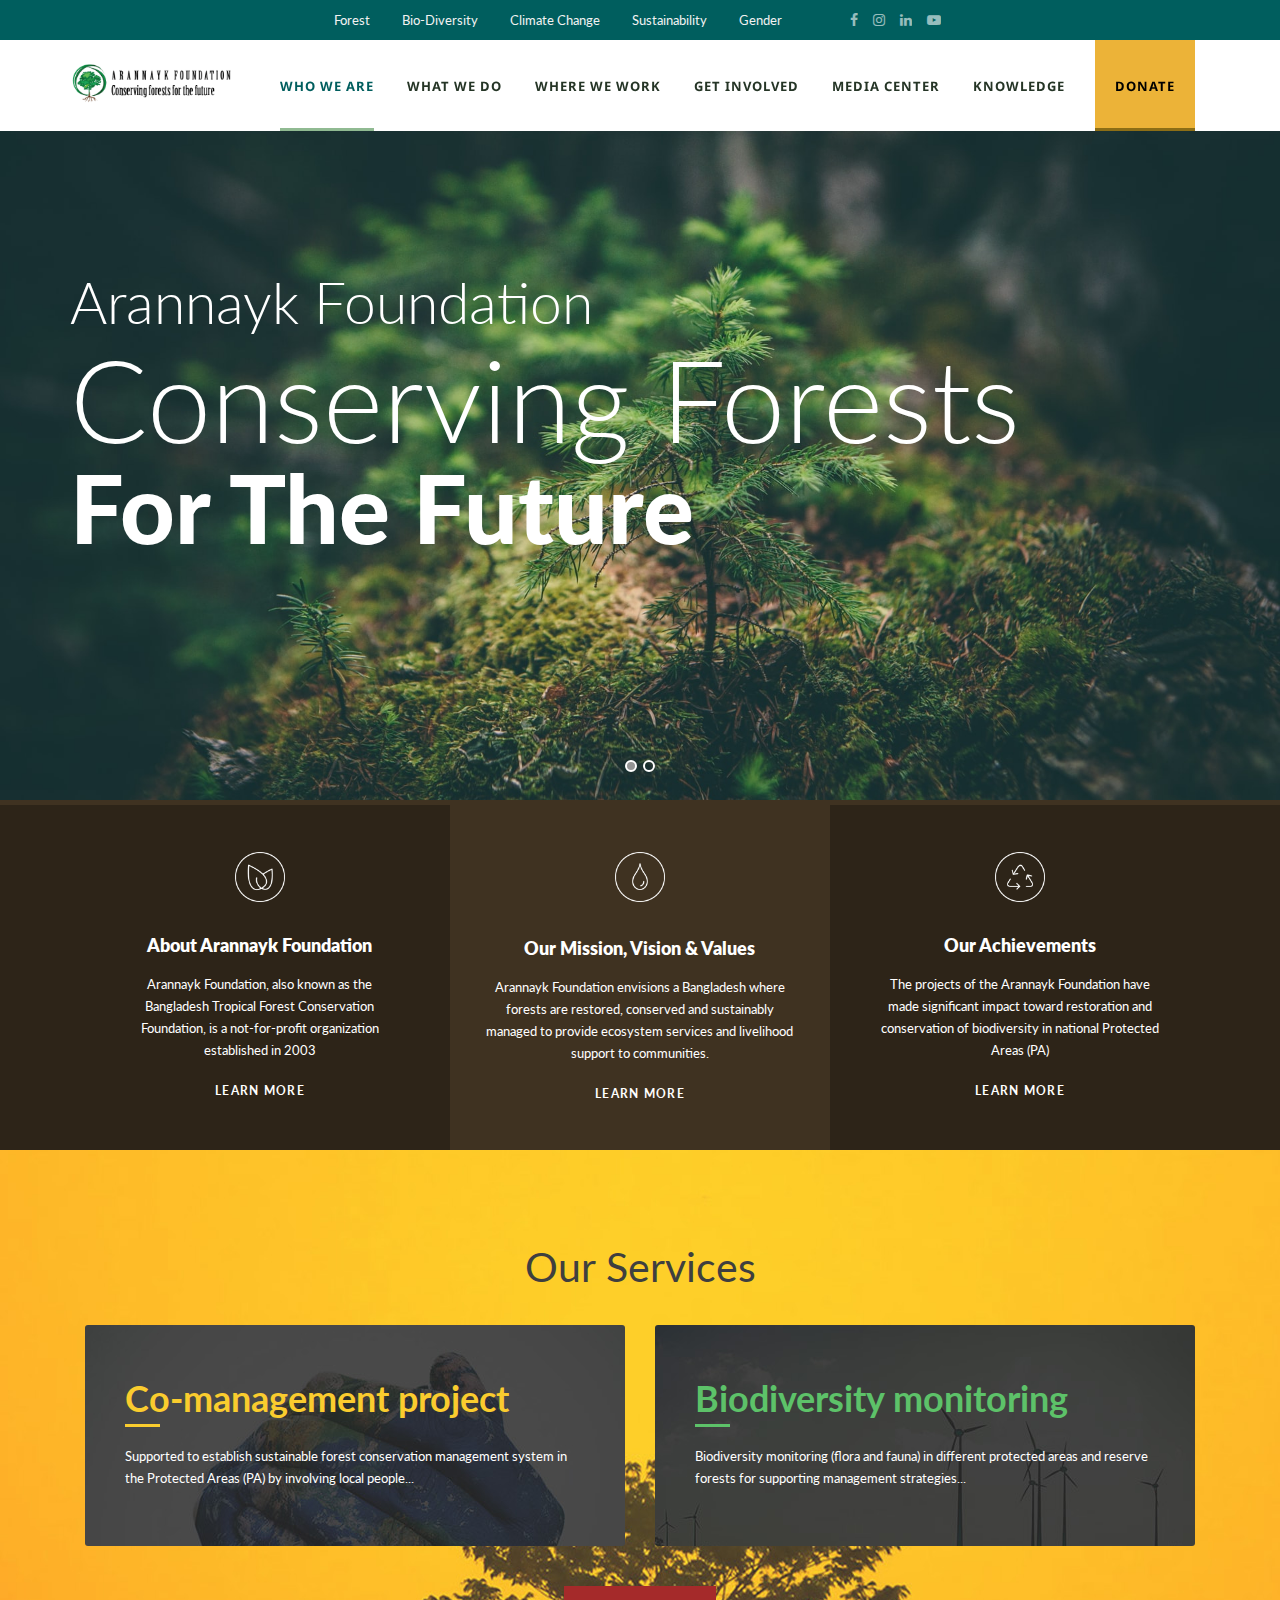
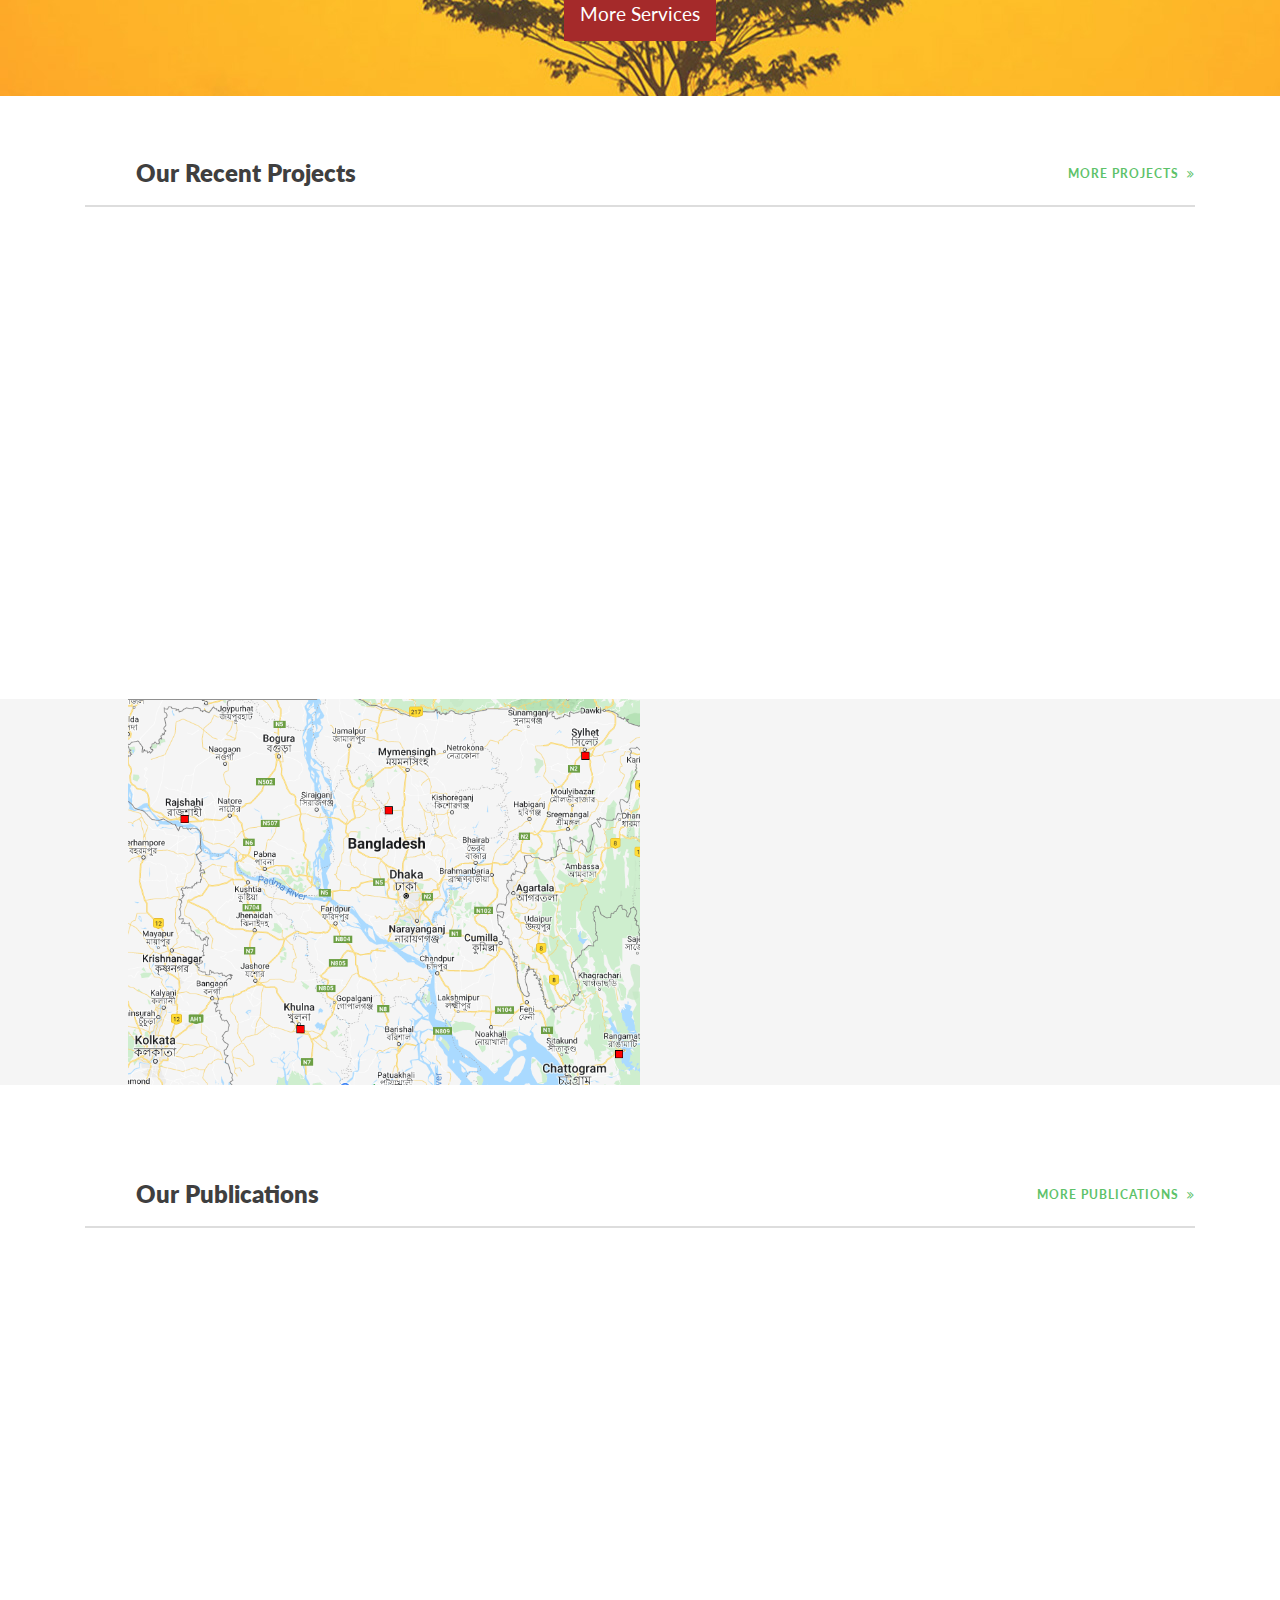
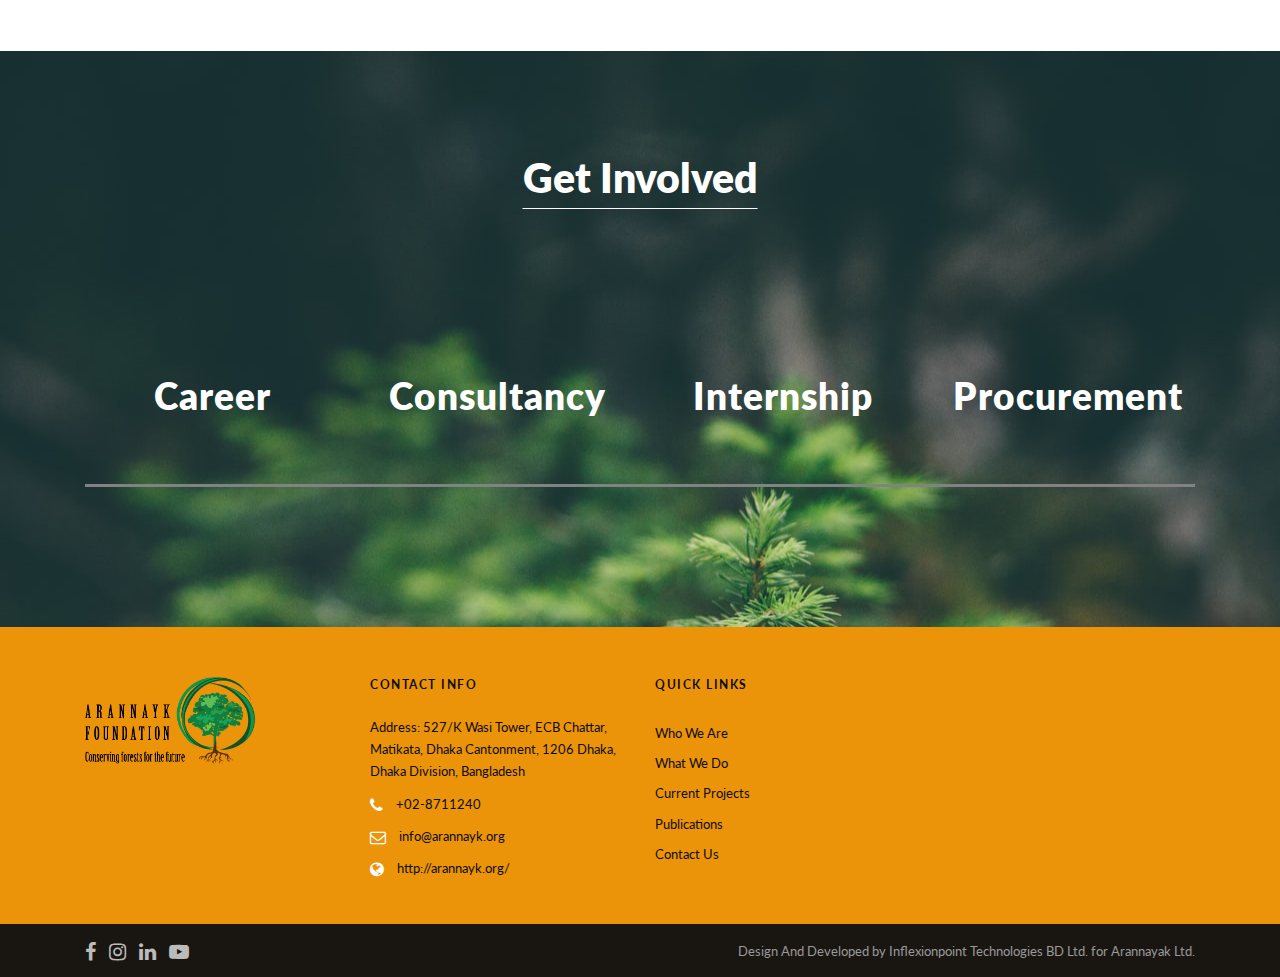
<file: index.html>
<!DOCTYPE html>
<!--[if IE 7]><html class="ie ie7 ltie8 ltie9" lang="en-US"><![endif]-->
<!--[if IE 8]><html class="ie ie8 ltie9" lang="en-US"><![endif]-->
<!--[if !(IE 7) | !(IE 8)]><!-->
<html lang="en-US">
<!--<![endif]-->

<head>
  <meta charset="UTF-8" />
  <meta name="viewport" content="initial-scale=1.0" />

  <title>Arannayk - Home</title>

  <link rel="stylesheet"
    href="https://fonts.googleapis.com/css?family=Lato%3A100%2C100italic%2C300%2C300italic%2Cregular%2Citalic%2C700%2C700italic%2C900%2C900italic&amp;subset=latin&amp;"
    type="text/css" media="all" />
  <link rel="stylesheet"
    href="https://fonts.googleapis.com/css?family=Noto+Sans%3Aregular%2Citalic%2C700%2C700italic&amp;subset=greek%2Ccyrillic-ext%2Ccyrillic%2Clatin%2Clatin-ext%2Cvietnamese%2Cgreek-ext&amp;"
    type="text/css" media="all" />
  <link rel="stylesheet"
    href="https://fonts.googleapis.com/css?family=Merriweather%3A300%2C300italic%2Cregular%2Citalic%2C700%2C700italic%2C900%2C900italic&amp;subset=latin%2Clatin-ext&amp;"
    type="text/css" media="all" />
  <link rel="stylesheet"
    href="https://fonts.googleapis.com/css?family=Mystery+Quest%3Aregular&amp;subset=latin%2Clatin-ext&amp;"
    type="text/css" media="all" />

  <link rel="stylesheet" href="css/style.css" type="text/css" media="all" />
  <link rel="stylesheet" href="plugins/superfish/css/superfish.css" type="text/css" media="all" />
  <link rel="stylesheet" href="plugins/dl-menu/component.css" type="text/css" media="all" />
  <link rel="stylesheet" href="plugins/elegant-font/style.css" type="text/css" media="all" />
  <link rel="stylesheet" href="plugins/fancybox/jquery.fancybox.css" type="text/css" media="all" />
  <link rel="stylesheet" href="plugins/flexslider/flexslider.css" type="text/css" media="all" />
  <link rel="stylesheet" href="css/style-responsive.css" type="text/css" media="all" />
  <link rel="stylesheet" href="css/style-custom.css" type="text/css" media="all" />
  <link rel="stylesheet" href="plugins/masterslider/public/assets/css/masterslider.main.css" type="text/css"
    media="all" />
  <link rel="stylesheet" href="css/master-custom.css" type="text/css" media="all" />

  <link rel="stylesheet" href="https://cdnjs.cloudflare.com/ajax/libs/font-awesome/4.7.0/css/font-awesome.css"
    integrity="sha512-5A8nwdMOWrSz20fDsjczgUidUBR8liPYU+WymTZP1lmY9G6Oc7HlZv156XqnsgNUzTyMefFTcsFH/tnJE/+xBg=="
    crossorigin="anonymous" referrerpolicy="no-referrer" />
</head>

<body data-rsssl="1"
  class="home page-template-default page page-id-5680 _masterslider _msp_version_3.2.7 woocommerce-no-js">
  <div class="body-wrapper float-menu" data-home="https://demo.goodlayers.com/greennature/">

    <!-------------------------------Navigation Starts Here---------------------------------------------------------->

    <header class="greennature-header-wrapper header-style-5-wrapper greennature-header-with-top-bar">

      <!-------------------------------------------------------------------------
        ------------------------------------------------------------------------
        Top navigation---------------------------------------------------------
      ---------------------------------------------------------------------- -->

      <div class="top-navigation-wrapper" style="display: flex; align-items: center">
        <div class="top-navigation-container container">
          <div class="top-navigation-left">
            <div class="top-navigation-left-text" style="margin-right: 2rem">
              <a href="#">Forest</a>
            </div>
            <div class="top-navigation-left-text" style="margin-right: 2rem">
              <a href="#">Bio-Diversity</a>
            </div>
            <div class="top-navigation-left-text" style="margin-right: 2rem">
              <a href="#">Climate Change</a>
            </div>
            <div class="top-navigation-left-text" style="margin-right: 2rem">
              <a href="#">Sustainability</a>
            </div>
            <div class="top-navigation-left-text" style="margin-right: 2rem">
              <a href="#">Gender</a>
            </div>
          </div>
          <div class="top-navigation-right">
            <div class="top-social-wrapper">
              <div class="social-icon">
                <a href="#" target="_blank">
                  <i class="fa fa-facebook"></i></a>
              </div>
              <div class="social-icon">
                <a href="#" target="_blank">
                  <i class="fa fa-instagram"></i></a>
              </div>
              <div class="social-icon">
                <a href="#" target="_blank">
                  <i class="fa fa-linkedin"></i></a>
              </div>
              <div class="social-icon">
                <a href="#" target="_blank">
                  <i class="fa fa-youtube-play"></i></a>
              </div>

              <div class="clear"></div>
            </div>
          </div>
          <div class="clear"></div>
        </div>
      </div>

      <!---------------------------------------------------------------------------------
        --------------------------------------------------------------------------------
      ---------------------------------------------------- Top navigation------------------ -->


      <div id="greennature-header-substitute"></div>

      <div class="greennature-header-inner header-inner-header-style-5">

        <div class="greennature-header-container container">
          <div class="greennature-header-inner-overlay"></div>

          <!-----------------------------------------------------------------
            -----------------------------------------------------------------
            -----------Mobile Navbar-----------------------------------------
            ------------------------------------------------------------------>


          <div class="greennature-logo">

            <!-------------------- Navbar logo ---------------------------------------->
            <div class="greennature-logo-inner">
              <a href="index.html">
                <img src="images/logo.png" style="height: 40px" alt="" />
              </a>
            </div>
            <!-------------------------------------------------------------  Navbar Logo --------->

            <div class="greennature-responsive-navigation dl-menuwrapper" id="greennature-responsive-navigation">
              <button class="dl-trigger">Open Menu</button>
              <ul id="menu-main-menu" class="dl-menu greennature-main-mobile-menu">
                <li class="menu-item menu-item-home current-menu-item page_item page-item-5680 current_page_item">
                  <a href="index.html" aria-current="page"></a>
                </li>
                <li class="menu-item menu-item-has-children menu-item-15">
                  <a href="#">Who We Are</a>
                  <ul class="dl-submenu">
                    <li class="menu-item">
                      <a href="">About Arannayk Foundation</a>
                    </li>
                    <li class="menu-item">
                      <a href="">Mission, Vision & Values</a>
                    </li>
                    <li class="menu-item"><a href="">Board Members</a></li>
                    <li class="menu-item"><a href="">Our Team</a></li>
                    <li class="menu-item"><a href="">Our Achievements</a></li>
                    <li class="menu-item"><a href="">Timeline</a></li>
                    <li class="menu-item">
                      <a href="">Our Partners & Donors</a>
                    </li>
                  </ul>
                </li>

                <li class="menu-item menu-item-has-children menu-item-15">
                  <a href="#">What We Do</a>
                  <ul class="dl-submenu">
                    <li class="menu-item"><a href="">Our Services</a></li>
                    <li class="menu-item"><a href="">Current Projects</a></li>
                    <li class="menu-item"><a href="">Project Archives</a></li>
                  </ul>
                </li>

                <li class="menu-item menu-item-has-children menu-item-15">
                  <a href="#">Where We Work</a>
                </li>
                <li class="menu-item menu-item-has-children menu-item-15">
                  <a href="#">Donate</a>
                </li>

                <li class="menu-item menu-item-has-children menu-item-15">
                  <a href="#">Get Involved</a>
                  <ul class="dl-submenu">
                    <li class="menu-item"><a href="">Career</a></li>
                    <li class="menu-item"><a href="">Internship</a></li>
                    <li class="menu-item"><a href="">Consultancy</a></li>
                    <li class="menu-item"><a href="">Procurement</a></li>
                  </ul>
                </li>

                <li class="menu-item menu-item-has-children menu-item-15">
                  <a href="#">Media Center</a>
                  <ul class="dl-submenu">
                    <li class="menu-item"><a href="">Press Release</a></li>
                    <li class="menu-item"><a href="">Activity Updates</a></li>
                    <li class="menu-item"><a href="">Video Stories</a></li>
                    <li class="menu-item"><a href="">Media Coverage</a></li>
                    <li class="menu-item"><a href="">Photos</a></li>
                    <li class="menu-item"><a href="">Blogs</a></li>
                  </ul>
                </li>

                <li class="menu-item menu-item-has-children menu-item-15">
                  <a href="#">Knowledge</a>
                  <ul class="dl-submenu">
                    <li class="menu-item">
                      <a href="./publications.html">Publications</a>
                    </li>
                    <li class="menu-item"><a href="">Tools & Data</a></li>
                  </ul>
                </li>
              </ul>
            </div>
          </div>
          <!-----------------------------------------------------------------
            -----------------------------------------------------------------
            -----------------------------------------------------------------
            -----------------------------Mobile Navbar----------------------->



          <!-----------------------------------------------------------------
            -----------------------------------------------------------------
            ------------------- PC Navbar -----------------------------------
            ---------------------------------------------------------------->

          <div class="greennature-navigation-wrapper">
            <nav class="greennature-navigation" id="greennature-main-navigation">
              <ul id="menu-main-menu-1" class="sf-menu greennature-main-menu">
                <!-- ----------------------------- Who We Are----------------------------- -->
                <li
                  class="menu-item menu-item-has-childrenmenu-item current-menu-item menu-item-has-children greennature-mega-menu">
                  <a href="" class="sf-with-ul-pre"> Who We Are</a>
                  <div class="sf-mega">
                    <ul class="sub-menu">
                      <li class="menu-item menu-item-has-children" data-column="four columns" data-size="1/3">
                        <ul class="sub-menu">
                          <li class="menu-item">
                            <a href="">About Arannayk Foundation </a>
                          </li>
                          <li class="menu-item">
                            <a href="">Mission, Vision & Values</a>
                          </li>
                          <li class="menu-item">
                            <a href="">Board Members</a>
                          </li>
                        </ul>
                      </li>
                      <li class="menu-item menu-item-has-children" data-column="four columns" data-size="1/3">
                        <ul class="sub-menu">
                          <li class="menu-item"><a href="">Our Team</a></li>
                          <li class="menu-item">
                            <a href="">Our Achievements</a>
                          </li>
                        </ul>
                      </li>

                      <li class="menu-item menu-item-has-children" data-column="four columns" data-size="1/3">
                        <ul class="sub-menu">
                          <li class="menu-item"><a href="">Timeline</a></li>
                          <li class="menu-item">
                            <a href="">Our Partners & Donors</a>
                          </li>
                        </ul>
                      </li>
                    </ul>
                  </div>
                </li>
                <!-- ----------------------------------------------------- Who We Are -->

                <!-- ----------------------------- What We Do ----------------------------- -->

                <li class="menu-item menu-item-has-childrenmenu-item menu-item-has-children greennature-mega-menu">
                  <a href="" class="sf-with-ul-pre"> What We Do</a>
                  <div class="sf-mega">
                    <ul class="sub-menu">
                      <li class="menu-item menu-item-has-children" data-column="four columns" data-size="1/3">
                        <ul class="sub-menu">
                          <li class="menu-item">
                            <a href="portfolio-grid-1-column.html">Our Services</a>
                          </li>
                        </ul>
                      </li>
                      <li class="menu-item menu-item-has-children" data-column="four columns" data-size="1/3">
                        <ul class="sub-menu">
                          <li class="menu-item">
                            <a href="portfolio-grid-1-columns-with-filter.html">Current Projects</a>
                          </li>
                        </ul>
                      </li>

                      <li class="menu-item menu-item-has-children" data-column="four columns" data-size="1/3">
                        <ul class="sub-menu">
                          <li class="menu-item">
                            <a href="portfolio-grid-1-columns-with-filter.html">Project Archives</a>
                          </li>
                        </ul>
                      </li>
                    </ul>
                  </div>
                </li>
                <!-- ---------------------------------------- What We Do  -->

                <li class="menu-item menu-item-has-childrenmenu-item menu-item-has-children greennature-mega-menu">
                  <a href="" class="sf-with-ul-pre"> Where We Work</a>
                </li>

                <!-- ----------------------------- Get Involved ----------------------------- -->

                <li class="menu-item menu-item-has-childrenmenu-item menu-item-has-children greennature-mega-menu">
                  <a href="" class="sf-with-ul-pre"> Get Involved</a>
                  <div class="sf-mega">
                    <ul class="sub-menu">
                      <li class="menu-item menu-item-has-children" data-column="four columns" data-size="1/3">
                        <ul class="sub-menu">
                          <li class="menu-item"><a href="">Career </a></li>
                          <li class="menu-item"><a href="">Internship</a></li>
                        </ul>
                      </li>
                      <li class="menu-item menu-item-has-children" data-column="four columns" data-size="1/3">
                        <ul class="sub-menu">
                          <li class="menu-item">
                            <a href="">Consultancy</a>
                          </li>
                        </ul>
                      </li>
                      <li class="menu-item menu-item-has-children" data-column="four columns" data-size="1/3">
                        <ul class="sub-menu">
                          <li class="menu-item">
                            <a href="">Procurement</a>
                          </li>
                        </ul>
                      </li>
                    </ul>
                  </div>
                </li>
                <!-- -----------------------------------------Get Involved  -->

                <!-- ----------------------------- Media Center ----------------------------- -->

                <li class="menu-item menu-item-has-childrenmenu-item menu-item-has-children greennature-mega-menu">
                  <a href="" class="sf-with-ul-pre"> Media Center</a>
                  <div class="sf-mega">
                    <ul class="sub-menu">
                      <li class="menu-item menu-item-has-children" data-column="four columns" data-size="1/3">
                        <ul class="sub-menu">
                          <li class="menu-item">
                            <a href="">Press Release </a>
                          </li>
                          <li class="menu-item">
                            <a href="">Media Coverage</a>
                          </li>
                        </ul>
                      </li>
                      <li class="menu-item menu-item-has-children" data-column="four columns" data-size="1/3">
                        <ul class="sub-menu">
                          <li class="menu-item">
                            <a href="">Activity Updates</a>
                          </li>
                          <li class="menu-item"><a href="">Photos</a></li>
                        </ul>
                      </li>
                      <li class="menu-item menu-item-has-children" data-column="four columns" data-size="1/3">
                        <ul class="sub-menu">
                          <li class="menu-item">
                            <a href="">Video Stories</a>
                          </li>
                          <li class="menu-item"><a href="">Blogs</a></li>
                        </ul>
                      </li>
                    </ul>
                  </div>
                </li>
                <!-- ---------------------------------------------------- Media Center -->

                <!-- ----------------------------- Knowledge ----------------------------- -->
                <li class="menu-item menu-item-has-childrenmenu-item menu-item-has-children greennature-mega-menu">
                  <a href="" class="sf-with-ul-pre"> Knowledge</a>
                  <div class="sf-mega">
                    <ul class="sub-menu">
                      <li class="menu-item menu-item-has-children" data-column="four columns" data-size="1/3">
                        <ul class="sub-menu">
                          <li class="menu-item">
                            <a href="./publications.html">Publications</a>
                          </li>
                        </ul>
                      </li>
                      <li class="menu-item menu-item-has-children" data-column="four columns" data-size="1/3">
                        <ul class="sub-menu">
                          <li class="menu-item">
                            <a href="">Tools & Data</a>
                          </li>
                        </ul>
                      </li>
                    </ul>
                  </div>
                </li>

                <!-- ------------------------------------------------------ Knowledge  -->
              </ul>

              <!-- ------------------------------------------------------- payment -------------------------------------------- -->

              <a class="greennature-donate-button" href="#" target="_blank"><span
                  class="greennature-button-overlay"></span>
                <span class="greennature-button-donate-text">Donate</span>
              </a>

              <!-- --------------------------------------------------------------------------------------------------- payment  -->
            </nav>
            <div class="greennature-navigation-gimmick" id="greennature-navigation-gimmick"></div>
            <div class="clear"></div>
          </div>
          <!-----------------------------------------------------------------
            -----------------------------------------------------------------
            ----------------------------------------------------------------
            --------------------------------------------PC Navbar-------------------->
          <div class="clear"></div>
        </div>
      </div>
    </header>
    <!------------------------------------------ Navbar ends here--- -->

    <!-- is search -->
    <div class="content-wrapper">
      <div class="greennature-content">
        <!-- Sidebar With Content Section-->
        <div class="with-sidebar-wrapper">
          <!----------------------------------- Above Sidebar Section-------------------------->

          <section id="content-section-1">
            <div class="greennature-full-size-wrapper gdlr-show-all no-skin"
              style="padding-bottom: 0px; background-color: #ffffff">
              <div class="greennature-master-slider-item greennature-slider-item greennature-item"
                style="margin-bottom: 0px">
                <!-- MasterSlider -->
                <div id="P_slider_1" class="master-slider-parent ms-parent-id-1">
                  <!-- MasterSlider Main -->
                  <div id="slider_1" class="master-slider ms-skin-default">
                    <div class="ms-slide" data-delay="7" data-fill-mode="fill">
                      <img src="./images/slider_images/matthew-smith-Rfflri94rs8-unsplash.jpg" alt="" title=""
                        data-src="./images/slider_images/matthew-smith-Rfflri94rs8-unsplash.jpg" />

                      <a href="#" target="_self" class="ms-layer ms-btn ms-btn-round ms-btn-n msp-preset-btn-159"
                        data-effect="t(true,n,n,-500,n,n,n,n,n,n,n,n,n,n,n)" data-duration="400" data-delay="987"
                        data-ease="easeOutQuint" data-type="button" data-offset-x="1" data-offset-y="208"
                        data-origin="ml" data-position="normal">Donate Now</a>

                      <div class="ms-layer msp-cn-1-3" data-effect="t(true,150,n,n,n,n,n,n,n,n,n,n,n,n,n)"
                        data-duration="437" data-delay="625" data-ease="easeOutQuint" data-offset-x="0"
                        data-offset-y="105" data-origin="ml" data-position="normal">
                        For The Future
                      </div>

                      <div class="ms-layer msp-cn-1-2" data-effect="t(true,150,n,n,n,n,n,n,n,n,n,n,n,n,n)"
                        data-duration="425" data-delay="325" data-ease="easeOutQuint" data-offset-x="0"
                        data-offset-y="-5" data-origin="ml" data-position="normal">
                        Conserving Forests
                      </div>

                      <div class="ms-layer msp-cn-1-1" data-effect="t(true,150,n,n,n,n,n,n,n,n,n,n,n,n,n)"
                        data-duration="350" data-ease="easeOutQuint" data-offset-x="0" data-offset-y="-100"
                        data-origin="ml" data-position="normal">
                        Arannayk Foundation
                      </div>
                    </div>
                    <div class="ms-slide" data-delay="7" data-fill-mode="fill">
                      <img src="./images/slider_images/marita-kavelashvili-ugnrXk1129g-unsplash.jpg" alt="" title=""
                        data-src="./images/slider_images/marita-kavelashvili-ugnrXk1129g-unsplash.jpg" />

                      <a href="#" target="_self" class="ms-layer ms-btn ms-btn-round ms-btn-n msp-preset-btn-159"
                        data-effect="t(true,n,n,-500,n,n,n,n,n,n,n,n,n,n,n)" data-duration="400" data-delay="987"
                        data-ease="easeOutQuint" data-type="button" data-offset-x="1" data-offset-y="227"
                        data-origin="ml" data-position="normal">Learn More</a>

                      <div class="ms-layer msp-cn-1-9" data-effect="t(true,150,n,n,n,n,n,n,n,n,n,n,n,n,n)"
                        data-duration="437" data-delay="625" data-ease="easeOutQuint" data-offset-x="0"
                        data-offset-y="139" data-origin="ml" data-position="normal">
                        Save The World
                      </div>

                      <!-- <div class="ms-layer  msp-cn-1-7" style=""
                                                data-effect="t(true,150,n,n,n,n,n,n,n,n,n,n,n,n,n)" data-duration="437"
                                                data-delay="625" data-ease="easeOutQuint" data-offset-x="383"
                                                data-offset-y="139" data-origin="ml" data-position="normal">
                                                als</div> -->

                      <div class="ms-layer msp-cn-1-5" data-effect="t(true,150,n,n,n,n,n,n,n,n,n,n,n,n,n)"
                        data-duration="350" data-ease="easeOutQuint" data-offset-x="0" data-offset-y="52"
                        data-origin="ml" data-position="normal">
                        Help Us
                      </div>
                    </div>
                    <!-- <div class="ms-slide" data-delay="7" data-fill-mode="fill">
                                            <img src="./images/slider_images/paul-summers-ArtVJ-217Cw-unsplash.jpg" alt="" title=""
                                                data-src="./images/slider_images/paul-summers-ArtVJ-217Cw-unsplash.jpg" />

                                            <div class="ms-layer  msp-cn-1-10" style=""
                                                data-effect="t(true,n,n,-500,n,n,n,n,n,n,n,n,n,n,n)" data-duration="425"
                                                data-delay="425" data-ease="easeOutQuint" data-offset-x="0"
                                                data-offset-y="82" data-origin="mc" data-position="normal">
                                                The Better Place</div>

                                            <div class="ms-layer  msp-cn-1-13" style=""
                                                data-effect="t(true,n,n,500,n,n,n,n,n,n,n,n,n,n,n)" data-duration="437"
                                                data-ease="easeOutQuint" data-offset-x="0" data-offset-y="-15"
                                                data-origin="mc" data-position="normal">
                                                Make This World</div>

                                        </div> -->
                  </div>
                  <!-- END MasterSlider Main -->
                </div>
                <!-- END MasterSlider -->
              </div>
              <div class="clear"></div>
              <div class="clear"></div>
            </div>
            <div class="clear"></div>
          </section>
          <!------------------------------------------------------------ Above Sidebar Section-->

          <!------------------------------ WHO WE ARE ---------------------------------------->
          <section id="content-section-2">
            <div class="greennature-color-wrapper gdlr-show-all greennature-skin-brown-column-service" style="
                  background-color: #2d2418;
                  border-top: 5px solid #3f3221;
                  padding-top: 0px;
                  padding-bottom: 0px;
                ">
              <div class="container">
                <!------------------------------ About Arannayak ---------------------------------------->

                <div class="four columns">
                  <div class="greennature-ux column-service-ux achievements-card">
                    <div class="greennature-item greennature-column-service-item greennature-type-2"
                      style="margin-bottom: 0px">
                      <div class="column-service-image">
                        <img src="upload/icon-service-1.png" alt="" width="80" height="80" />
                      </div>
                      <div class="column-service-content-wrapper">
                        <h3 class="column-service-title">
                          About Arannayk Foundation
                        </h3>

                        <div class="column-service-content greennature-skin-content">
                          <p>
                            Arannayk Foundation, also known as the Bangladesh
                            Tropical Forest Conservation Foundation, is a
                            not-for-profit organization established in 2003
                          </p>
                        </div>
                        <a class="column-service-read-more" href="#">Learn More</a>
                      </div>
                    </div>
                  </div>
                </div>
                <!---------------------------------------------- About Arannayak --->

                <!------------------------------ Mission, Vision & Values ---------------------------------------->

                <div class="four columns">
                  <div class="greennature-ux column-service-ux">
                    <div class="greennature-item greennature-column-service-item greennature-type-2-bg mission-card"
                      style="margin-bottom: 0px">
                      <div class="column-service-image">
                        <img src="upload/icon-service-2.png" alt="" width="80" height="80" />
                      </div>
                      <div class="column-service-content-wrapper">
                        <h3 class="column-service-title">
                          Our Mission, Vision & Values
                        </h3>
                        <div class="column-service-content greennature-skin-content">
                          <p>
                            Arannayk Foundation envisions a Bangladesh where
                            forests are restored, conserved and sustainably
                            managed to provide ecosystem services and
                            livelihood support to communities.
                          </p>
                        </div>
                        <a class="column-service-read-more" href="#">Learn More</a>
                      </div>
                    </div>
                  </div>
                </div>

                <!-------------------------------------------- Mission, Vision & Values ----->

                <!------------------------------ Our Achievements ---------------------------------------->
                <div class="four columns">
                  <div class="greennature-ux column-service-ux achievements-card">
                    <div class="greennature-item greennature-column-service-item greennature-type-2"
                      style="margin-bottom: 0px">
                      <div class="column-service-image">
                        <img src="upload/icon-service-3.png" alt="" width="80" height="80" />
                      </div>
                      <div class="column-service-content-wrapper">
                        <h3 class="column-service-title">Our Achievements</h3>
                        <div class="column-service-content greennature-skin-content">
                          <p>
                            The projects of the Arannayk Foundation have made
                            significant impact toward restoration and
                            conservation of biodiversity in national Protected
                            Areas (PA)
                          </p>
                        </div>
                        <a class="column-service-read-more" href="#">Learn More</a>
                      </div>
                    </div>
                  </div>
                </div>

                <!-----------------------------------------------------Our Achievements --->

                <div class="clear"></div>
              </div>
            </div>
            <div class="clear"></div>
          </section>
          <!-------------------------------------------------------------------- WHO WE ARE ---->

          <!------------------------------ WHAT WE DO (OUR SERVICES) ---------------------------------------->

          <section id="content-section-3">
            <div class="greennature-parallax-wrapper greennature-background-image gdlr-show-all no-skin"
              id="greennature-parallax-wrapper-1" data-bgspeed="0.11" style="
                  background-image: url('upload/donation-bg.jpg');
                  padding-top: 90px;
                  padding-bottom: 65px;
                ">
              <h2 style="text-align: center; margin-bottom: 2rem">
                Our Services
              </h2>
              <div class="container">
                <!------------------------------ Service No 1 ---------------------------------------->

                <div class="six columns service-style">
                  <div class="greennature-item greennature-action-ads-item"
                    style="background: url('upload/donation-bg-1.jpg')">
                    <a href="#" class="services-title-style">
                      <h3 class="action-ads-title" style="color: #facc2e">
                        Co-management project
                      </h3>
                    </a>
                    <!-- <div class="action-ads-caption greennature-skin-info">Your money can cure this
                                            earth</div> -->
                    <div class="action-ads-divider" style="background: #facc2e"></div>
                    <div class="action-ads-content">
                      <p>
                        Supported to establish sustainable forest conservation
                        management system in the Protected Areas (PA) by
                        involving local people...
                      </p>
                      <!-- <a class="action-ads-button large greennature-button greennature-lb-payment"
                                                href="#" style="color: #6d5b1c;background-color: #fec428;">Read More</a> -->
                    </div>
                  </div>
                </div>
                <!-------------------------------------------------- Service No 1 --->

                <!------------------------------ Service No 2 ---------------------------------------->

                <div class="six columns">
                  <div class="greennature-item greennature-action-ads-item"
                    style="background: url('upload/donation-bg-2.jpg')">
                    <a href="#" class="services-title-style">
                      <h3 class="action-ads-title" style="color: #5dc269">
                        Biodiversity monitoring
                      </h3>
                    </a>

                    <!-- <div class="action-ads-caption greennature-skin-info">Your voice does matter
                                        </div> -->
                    <div class="action-ads-divider" style="background: #5dc269"></div>
                    <div class="action-ads-content">
                      <p>
                        Biodiversity monitoring (flora and fauna) in different
                        protected areas and reserve forests for supporting
                        management strategies...
                      </p>
                      <!-- <a class="action-ads-button large greennature-button"
                                                style="color: #ffffff;background-color: #5dc269;" href="#">Read More</a> -->
                    </div>
                  </div>
                </div>

                <!-------------------------------------------------------------- Service No 2 --->

                <div class="clear"></div>
              </div>

              <!------------------------------ More Services Button ---------------------------------------->

              <div style="text-align: center; margin-top: 2rem">
                <!-- <a><button>Explore More Services</button></a> -->
                <a class="action-ads-button large more-services" href="#">
                  <span>More Services</span>
                </a>
              </div>
              <!-------------------------------------------------- More Services Button---->
            </div>
            <div class="clear"></div>
          </section>
          <!-------------------------------------------------------------- WHAT WE DO (OUR SERVICES) --->

          <!------------------------------ WHAT WE DO (CURRENT PROJECTS) ---------------------------------------->
          <section id="content-section-4">
            <div class="greennature-color-wrapper gdlr-show-all no-skin"
              style="background-color: #ffffff; padding-bottom: 25px">
              <div class="container">
                <div
                  class="greennature-item-title-wrapper greennature-item greennature-left-divider greennature-medium">
                  <div class="greennature-item-title-container container">
                    <div class="greennature-item-title-head">
                      <h3 class="greennature-item-title greennature-skin-title greennature-skin-border">
                        <img src="upload/icon-5.png" alt="" width="80" height="80" />Our Recent Projects
                      </h3>
                      <a class="greennature-item-title-link" href="#">More Projects</a>
                      <div class="clear"></div>
                    </div>
                  </div>
                </div>
                <div class="portfolio-item-wrapper type-classic-portfolio">
                  <div class="portfolio-item-holder greennature-portfolio-column-4">
                    <div class="greennature-isotope" data-type="portfolio" data-layout="fitRows">
                      <div class="clear"></div>

                      <!--------------------------Project 1 Description------------------------>
                      <div class="three columns">
                        <div class="greennature-item greennature-portfolio-item greennature-classic-portfolio">
                          <div class="greennature-ux greennature-classic-portfolio-ux">
                            <div class="portfolio-thumbnail greennature-image">
                              <img src="upload/shutterstock_161515241-540x326.jpg" alt=""
                                style="width: 250px; height: 150px" /><span class="portfolio-overlay">&nbsp;</span><a
                                class="portfolio-overlay-icon" href="upload/shutterstock_161515241.jpg"
                                data-rel="fancybox"><span class="portfolio-icon"><i class="fa fa-search"></i></span></a>
                            </div>
                            <div class="portfolio-classic-content">
                              <h3 class="portfolio-title">
                                <a href="#">USAID Ecosystems/ Protibesh Activity</a>
                              </h3>
                              <div class="greennature-portfolio-info">
                                <div class="portfolio-info portfolio-tag">
                                  <span class="info-head greennature-title">
                                  </span>
                                  <p>
                                    Sylhet, Khulna, Chittagong, Cox's Bazar
                                  </p>
                                </div>
                                <div class="clear"></div>
                              </div>
                              <div class="portfolio-excerpt">
                                Establishment of a national collaborative
                                management organization (CMO) network....

                                <div class="clear"></div>
                                <a href="#" class="excerpt-read-more">Read More</a>
                              </div>
                              <a class="portfolio-classic-learn-more" href="#">Learn More</a>
                            </div>
                          </div>
                        </div>
                      </div>
                      <!--------------------------------------Project 1 Description---->

                      <!--------------------------Project 2 Description------------------------>

                      <div class="three columns">
                        <div class="greennature-item greennature-portfolio-item greennature-classic-portfolio">
                          <div class="greennature-ux greennature-classic-portfolio-ux">
                            <div class="portfolio-thumbnail greennature-image">
                              <img src="upload/shutterstock_147266159.jpg" style="width: 250px; height: 150px"
                                alt="" /><span class="portfolio-overlay">&nbsp;</span><a class="portfolio-overlay-icon"
                                href="upload/shutterstock_147266159.jpg" data-rel="fancybox"><span
                                  class="portfolio-icon"><i class="fa fa-search"></i></span></a>
                            </div>
                            <div class="portfolio-classic-content">
                              <h3 class="portfolio-title">
                                <a href="#">
                                  Landscape Modeling and Planning in Selected
                                  Landscapes in the Chittagong Hill Tracts
                                </a>
                              </h3>
                              <div class="greennature-portfolio-info">
                                <div class="portfolio-info portfolio-tag">
                                  <span class="info-head greennature-title">
                                  </span>
                                  <p>CHT</p>
                                </div>
                                <div class="clear"></div>
                              </div>
                              <div class="portfolio-excerpt">
                                Analyze institutional and policy framework
                                governing land use and drivers of forest and
                                landscape degradation in CHT....
                                <div class="clear"></div>
                                <a href="#" class="excerpt-read-more">Read More</a>
                              </div>
                              <a class="portfolio-classic-learn-more" href="#">Learn More</a>
                            </div>
                          </div>
                        </div>
                      </div>
                      <!-----------------------------------------------Project 2 Description----->

                      <!--------------------------Project 3 Description------------------------>

                      <div class="three columns">
                        <div class="greennature-item greennature-portfolio-item greennature-classic-portfolio">
                          <div class="greennature-ux greennature-classic-portfolio-ux">
                            <div class="portfolio-thumbnail greennature-image">
                              <img src="upload/shutterstock_133689230.jpg" style="width: 250px; height: 150px"
                                alt="" /><span class="portfolio-overlay">&nbsp;</span><a class="portfolio-overlay-icon"
                                href="upload/shutterstock_133689230.jpg" data-rel="fancybox"><span
                                  class="portfolio-icon"><i class="fa fa-search"></i></span></a>
                            </div>
                            <div class="portfolio-classic-content">
                              <h3 class="portfolio-title">
                                <a href="#">Compass CHT forest landscape restoration
                                  (FLR) project</a>
                              </h3>
                              <div class="greennature-portfolio-info">
                                <div class="portfolio-info portfolio-tag">
                                  <span class="info-head greennature-title">
                                  </span>
                                  <p>Bandarban</p>
                                </div>
                                <div class="clear"></div>
                              </div>
                              <div class="portfolio-excerpt">
                                Assessment of present land use and land cover
                                conditions ....
                                <div class="clear"></div>
                                <a href="#" class="excerpt-read-more">Read More</a>
                              </div>
                              <a class="portfolio-classic-learn-more" href="#">Learn More</a>
                            </div>
                          </div>
                        </div>
                      </div>

                      <!-------------------------------------------------Project 3 Description---->
                      <!--------------------------Project 4 Description------------------------>

                      <div class="three columns">
                        <div class="greennature-item greennature-portfolio-item greennature-classic-portfolio">
                          <div class="greennature-ux greennature-classic-portfolio-ux">
                            <div class="portfolio-thumbnail greennature-image">
                              <img src="upload/shutterstock_110700254-400x300.jpg" style="width: 250px; height: 150px"
                                alt="" /><span class="portfolio-overlay">&nbsp;</span><a class="portfolio-overlay-icon"
                                href="upload/shutterstock_110700254-400x300.jpg" data-rel="fancybox"><span
                                  class="portfolio-icon"><i class="fa fa-search"></i></span></a>
                            </div>
                            <div class="portfolio-classic-content">
                              <h3 class="portfolio-title">
                                <a href="#">Greening Environment through Livelihood
                                  Improvement and Forest Enrichment (GREEN
                                  LIFE) Activity</a>
                              </h3>
                              <div class="greennature-portfolio-info">
                                <div class="portfolio-info portfolio-tag">
                                  <span class="info-head greennature-title">
                                  </span>
                                  <p>Ukhiya, Teknaf</p>
                                </div>
                                <div class="clear"></div>
                              </div>
                              <div class="portfolio-excerpt">
                                Strengthening co-management system in Sheikh
                                Jamal Inani National Park (SJINP)....
                                <div class="clear"></div>
                                <a href="#" class="excerpt-read-more">Read More</a>
                              </div>
                              <a class="portfolio-classic-learn-more" href="#">Learn More</a>
                            </div>
                          </div>
                        </div>
                      </div>
                      <!--------------------------Project 4 Description----->
                    </div>
                    <div class="clear"></div>
                  </div>
                </div>
                <div class="clear"></div>
                <div class="clear"></div>
              </div>
            </div>
            <div class="clear"></div>
          </section>

          <!------------------------------ WHERE WE WORK (Map) ---------------------------------------->

          <section id="content-section-5" style="margin-bottom: 2rem; margin-top: 2rem">
            <div
              class="greennature-color-wrapper gdlr-show-all greennature-skin-service-half greennature-half-bg-wrapper"
              style="background-color: #f5f5f5; padding-bottom: 20px">
              <div class="greennature-half-bg greennature-bg-solid" style="
                    background-image: url('./images/map.png');
                    margin-left: 8rem;
                  "></div>
              <div class="container">
                <div class="six columns">
                  <div class="greennature-item greennature-content-item"></div>
                </div>
                <div class="six columns">
                  <div class="greennature-item greennature-icon-with-list-item">
                    <div class="list-with-icon-ux greennature-ux">
                      <div class="list-with-icon greennature-left">
                        <!-- <div class="list-with-icon-image"><img src="upload/icon-1.png" alt=""
                                                        width="80" height="80" /></div> -->
                        <div class="list-with-icon-content">
                          <div class="list-with-icon-title greennature-skin-title">
                            Where We Work
                          </div>
                        </div>
                        <div class="clear"></div>
                      </div>
                    </div>

                    <div class="list-with-icon-ux greennature-ux">
                      <div class="list-with-icon greennature-left">
                        <div class="list-with-icon-image">
                          <img src="./images/location.png" alt="" width="80" height="80" />
                        </div>
                        <div class="list-with-icon-content">
                          <div class="list-with-icon-title greennature-skin-title">
                            Dhaka, Bangladesh
                          </div>
                          <div class="list-with-icon-caption">
                            <p>
                              527/K Wasi Tower, ECB Chattar, Matikata, Dhaka
                              Cantonment, 1206 Dhaka, Dhaka Division,
                              Bangladesh
                            </p>
                          </div>
                        </div>

                        <br /><br /><br /><br />

                        <div class="clear"></div>
                      </div>
                    </div>
                    <div class="clear"></div>
                  </div>
                </div>
                <div class="clear"></div>
              </div>
            </div>
            <div class="clear"></div>
          </section>

          <!------------------------------ Knowledge (Publications) ---------------------------------------->
          <section id="content-section-4">
            <div class="greennature-color-wrapper gdlr-show-all no-skin"
              style="background-color: #ffffff; padding-bottom: 25px">
              <div class="container">
                <div
                  class="greennature-item-title-wrapper greennature-item greennature-left-divider greennature-medium">
                  <div class="greennature-item-title-container container">
                    <div class="greennature-item-title-head">
                      <h3 class="greennature-item-title greennature-skin-title greennature-skin-border">
                        <img src="upload/icon-5.png" alt="" width="80" height="80" />Our Publications
                      </h3>
                      <a class="greennature-item-title-link" href="./publications.html">More Publications</a>
                      <div class="clear"></div>
                    </div>
                  </div>
                </div>
                <div class="portfolio-item-wrapper type-classic-portfolio">
                  <div class="portfolio-item-holder greennature-portfolio-column-4">
                    <div class="greennature-isotope" data-type="portfolio" data-layout="fitRows">
                      <div class="clear"></div>

                      <div class="three columns">
                        <div class="greennature-item greennature-portfolio-item greennature-classic-portfolio">
                          <div class="greennature-ux greennature-classic-portfolio-ux">
                            <div class="portfolio-thumbnail greennature-image">
                              <img src="./images/arannayk_books/banspata.png"
                                style="width: 300px; height: 280px" /><span class="portfolio-overlay">&nbsp;</span><a
                                class="portfolio-overlay-icon" href="./images/arannayk_books/banspata.png"
                                data-rel="fancybox"><span class="portfolio-icon"><i class="fa fa-search"></i></span></a>
                            </div>
                            <div class="portfolio-classic-content">
                              <div style="text-align: center">
                                <a class="stunning-item-button large download-button-style"
                                  href="https://drive.google.com/file/d/1NbJ_n8EI5Bd5XZBuNFQtKgsj3JXchPSO/view?usp=sharing"
                                  download>Download</a>
                              </div>
                              <div class="greennature-portfolio-info">
                                <div class="clear"></div>
                              </div>
                              <div class="portfolio-excerpt">
                                <div class="clear"></div>
                                <a href="#" class="excerpt-read-more">Read More</a>
                              </div>
                            </div>
                          </div>
                        </div>
                      </div>

                      <div class="three columns">
                        <div class="greennature-item greennature-portfolio-item greennature-classic-portfolio">
                          <div class="greennature-ux greennature-classic-portfolio-ux">
                            <div class="portfolio-thumbnail greennature-image">
                              <img src="./images/arannayk_books/Cox'sBazar_tree.PNG" style="width: 300px; height: 280px"
                                alt="" /><span class="portfolio-overlay">&nbsp;</span><a class="portfolio-overlay-icon"
                                href="./images/arannayk_books/Cox'sBazar_tree.PNG" data-rel="fancybox"><span
                                  class="portfolio-icon"><i class="fa fa-search"></i></span></a>
                            </div>
                            <div class="portfolio-classic-content">
                              <div style="text-align: center">
                                <a class="stunning-item-button large download-button-style"
                                  href="https://drive.google.com/file/d/1M2Xhhs7_4qMG7hOkCDm5lX3SJpRp9kVn/view?usp=sharing"
                                  download>Download</a>
                              </div>
                              <div class="greennature-portfolio-info">
                                <div class="clear"></div>
                              </div>
                              <div class="portfolio-excerpt">
                                <div class="clear"></div>
                                <a href="#" class="excerpt-read-more">Read More</a>
                              </div>
                            </div>
                          </div>
                        </div>
                      </div>

                      <div class="three columns">
                        <div class="greennature-item greennature-portfolio-item greennature-classic-portfolio">
                          <div class="greennature-ux greennature-classic-portfolio-ux">
                            <div class="portfolio-thumbnail greennature-image">
                              <img src="./images/arannayk_books/basger_chara.PNG" style="width: 300px; height: 280px"
                                alt="" /><span class="portfolio-overlay">&nbsp;</span><a class="portfolio-overlay-icon"
                                href="./images/arannayk_books/basger_chara.PNG" data-rel="fancybox"><span
                                  class="portfolio-icon"><i class="fa fa-search"></i></span></a>
                            </div>
                            <div class="portfolio-classic-content">
                              <div style="text-align: center">
                                <a class="stunning-item-button large download-button-style"
                                  href="https://drive.google.com/file/d/17mEMj5MscO1kOTrvcmcBD6BZtPdMWcgM/view?usp=sharing"
                                  download>Download</a>
                              </div>
                              <div class="greennature-portfolio-info">
                                <div class="clear"></div>
                              </div>
                              <div class="portfolio-excerpt">
                                <div class="clear"></div>
                                <a href="#" class="excerpt-read-more">Read More</a>
                              </div>
                            </div>
                          </div>
                        </div>
                      </div>

                      <div class="three columns">
                        <div class="greennature-item greennature-portfolio-item greennature-classic-portfolio">
                          <div class="greennature-ux greennature-classic-portfolio-ux">
                            <div class="portfolio-thumbnail greennature-image">
                              <img src="./images/arannayk_books/Biponnopraye.png" style="width: 300px; height: 280px"
                                alt="" /><span class="portfolio-overlay">&nbsp;</span><a class="portfolio-overlay-icon"
                                href="./images/arannayk_books/Biponnopraye.png" data-rel="fancybox"><span
                                  class="portfolio-icon"><i class="fa fa-search"></i></span></a>
                            </div>
                            <div class="portfolio-classic-content">
                              <div style="text-align: center">
                                <a class="stunning-item-button large download-button-style"
                                  href="https://drive.google.com/file/d/1s7HQRb6ixRFniVnEpI4qDKhJLVUZm4z7/view?usp=sharing"
                                  download>Download</a>
                              </div>
                              <div class="greennature-portfolio-info">
                                <div class="clear"></div>
                              </div>
                              <div class="portfolio-excerpt">
                                <div class="clear"></div>
                                <a href="#" class="excerpt-read-more">Read More</a>
                              </div>
                            </div>
                          </div>
                        </div>
                      </div>
                    </div>
                    <div class="clear"></div>
                  </div>
                </div>
                <div class="clear"></div>
                <div class="clear"></div>
              </div>
            </div>
            <div class="clear"></div>
          </section>

          <!-- 
                    <section id="content-section-6">
                        <div class="greennature-color-wrapper   " style="background-color: #ffffff; ">
                            <div class="container">
                                <div class="four columns">
                                    <div
                                        class="greennature-item-title-wrapper greennature-item  greennature-left-divider greennature-small ">
                                        <div class="greennature-item-title-container container">
                                            <div class="greennature-item-title-head">
                                                <h3
                                                    class="greennature-item-title greennature-skin-title greennature-skin-border">
                                                    Recent News</h3><a class="greennature-item-title-link" href="#">Read
                                                    All News</a>
                                                <div class="clear"></div>
                                            </div>
                                        </div>
                                    </div>
                                    <div class="blog-item-wrapper">
                                        <div class="blog-item-holder">
                                            <div class="clear"></div>
                                            <div class="twelve columns">
                                                <div class="greennature-item greennature-blog-widget">
                                                    <div class="greennature-ux greennature-blog-widget-ux">
                                                        <article id="post-852"
                                                            class="post-852 post type-post status-publish format-standard has-post-thumbnail hentry category-fit-row tag-blog tag-life-style">
                                                            <div class="greennature-standard-style">
                                                                <div class="greennature-blog-thumbnail">
                                                                    <a href="#"> <img
                                                                            src="upload/shutterstock_170752253-400x400.jpg"
                                                                            alt="" width="400" height="400" /></a>
                                                                </div>

                                                                <div class="greennature-blog-date-wrapper">
                                                                    <div class="greennature-blog-day">11</div>
                                                                    <div class="greennature-blog-month">Dec</div>
                                                                </div>

                                                                <header class="post-header">
                                                                    <h3 class="greennature-blog-title"><a href="#">Donec
                                                                            luctus imperdiet</a></h3>

                                                                    <div class="greennature-blog-info">
                                                                        <div
                                                                            class="blog-info blog-comment greennature-skin-info">
                                                                            <i class="fa fa-comment-o"></i><a
                                                                                href="##respond">2 <span
                                                                                    class="greennature-tail">Comments</span></a>
                                                                        </div>
                                                                        <div
                                                                            class="blog-info blog-author greennature-skin-info">
                                                                            <i class="fa fa-pencil"></i><a href="#"
                                                                                title="Posts by John Maxwell"
                                                                                rel="author">John Maxwell</a></div>
                                                                        <div class="clear"></div>
                                                                    </div>
                                                                    <div class="clear"></div>
                                                                </header>
                                                               
                                                                <div class="clear"></div>
                                                            </div>
                                                        </article>
                                                       
                                                    </div>
                                                </div>
                                            </div>
                                            <div class="clear"></div>
                                            <div class="twelve columns">
                                                <div class="greennature-item greennature-blog-widget">
                                                    <div class="greennature-ux greennature-blog-widget-ux">
                                                        <article id="post-862"
                                                            class="post-862 post type-post status-publish format-standard has-post-thumbnail hentry category-blog category-fit-row tag-blog tag-link tag-news">
                                                            <div class="greennature-standard-style">
                                                                <div class="greennature-blog-thumbnail">
                                                                    <a href="#"> <img
                                                                            src="upload/shutterstock_49617541-400x400.jpg"
                                                                            alt="" width="400" height="400" /></a>
                                                                </div>

                                                                <div class="greennature-blog-date-wrapper">
                                                                    <div class="greennature-blog-day">09</div>
                                                                    <div class="greennature-blog-month">Dec</div>
                                                                </div>

                                                                <header class="post-header">
                                                                    <h3 class="greennature-blog-title"><a href="#">Magna
                                                                            pars studiorum</a></h3>

                                                                    <div class="greennature-blog-info">
                                                                        <div
                                                                            class="blog-info blog-comment greennature-skin-info">
                                                                            <i class="fa fa-comment-o"></i><a
                                                                                href="##respond">2 <span
                                                                                    class="greennature-tail">Comments</span></a>
                                                                        </div>
                                                                        <div
                                                                            class="blog-info blog-author greennature-skin-info">
                                                                            <i class="fa fa-pencil"></i><a href="#"
                                                                                title="Posts by John Maxwell"
                                                                                rel="author">John Maxwell</a></div>
                                                                        <div class="clear"></div>
                                                                    </div>
                                                                    <div class="clear"></div>
                                                                </header>
                                                                
                                                                <div class="clear"></div>
                                                            </div>
                                                        </article>
                                                      
                                                    </div>
                                                </div>
                                            </div>
                                            <div class="clear"></div>
                                            <div class="twelve columns">
                                                <div class="greennature-item greennature-blog-widget">
                                                    <div class="greennature-ux greennature-blog-widget-ux">
                                                        <article id="post-859"
                                                            class="post-859 post type-post status-publish format-standard has-post-thumbnail hentry category-blog category-fit-row tag-blog tag-life-stlyle">
                                                            <div class="greennature-standard-style">
                                                                <div class="greennature-blog-thumbnail">
                                                                    <a href="#"> <img
                                                                            src="upload/shutterstock_70658833-400x400.jpg"
                                                                            alt="" width="400" height="400" /></a>
                                                                </div>

                                                                <div class="greennature-blog-date-wrapper">
                                                                    <div class="greennature-blog-day">04</div>
                                                                    <div class="greennature-blog-month">Dec</div>
                                                                </div>

                                                                <header class="post-header">
                                                                    <h3 class="greennature-blog-title"><a
                                                                            href="#">Sedial eiusmod tempor</a></h3>

                                                                    <div class="greennature-blog-info">
                                                                        <div
                                                                            class="blog-info blog-comment greennature-skin-info">
                                                                            <i class="fa fa-comment-o"></i><a
                                                                                href="##respond">0 <span
                                                                                    class="greennature-tail">Comment</span></a>
                                                                        </div>
                                                                        <div
                                                                            class="blog-info blog-author greennature-skin-info">
                                                                            <i class="fa fa-pencil"></i><a href="#"
                                                                                title="Posts by John Maxwell"
                                                                                rel="author">John Maxwell</a></div>
                                                                        <div class="clear"></div>
                                                                    </div>
                                                                    <div class="clear"></div>
                                                                </header>
                                                                
                                                                <div class="clear"></div>
                                                            </div>
                                                        </article>
                                                       
                                                    </div>
                                                </div>
                                            </div>
                                        </div>
                                    </div>
                                </div>
                                <div class="four columns">
                                    <div class="greennature-title-item" style="margin-bottom: 35px;">
                                        <div
                                            class="greennature-item-title-wrapper greennature-item  greennature-left-divider greennature-small ">
                                            <div class="greennature-item-title-container container">
                                                <div class="greennature-item-title-head">
                                                    <h3
                                                        class="greennature-item-title greennature-skin-title greennature-skin-border">
                                                        Current Campaign</h3>
                                                    <div class="clear"></div>
                                                </div>
                                            </div>
                                        </div>
                                    </div>
                                    <div class="greennature-video-item greennature-item">
                                        <iframe
                                            src="http://player.vimeo.com/video/101707505?title=0&amp;byline=0&amp;portrait=0"
                                            width="620" height="348"></iframe>
                                    </div>
                                    <div class="greennature-item greennature-content-item">
                                        <p><strong><a style="font-size: 15px;" href="#">Learn more about this
                                                    campaign</a></strong></p>
                                    </div>
                                </div>
                                <div class="four columns">
                                    <div class="greennature-testimonial-item-wrapper">
                                        <div
                                            class="greennature-item-title-wrapper greennature-item  greennature-nav-container greennature-left-divider greennature-small ">
                                            <div class="greennature-item-title-container container">
                                                <div class="greennature-item-title-head">
                                                    <h3
                                                        class="greennature-item-title greennature-skin-title greennature-skin-border">
                                                        Testimonial</h3><span class="greennature-nav-title"><i
                                                            class="icon-angle-left greennature-flex-prev"></i><i
                                                            class="icon-angle-right greennature-flex-next"></i></span>
                                                    <div class="clear"></div>
                                                </div>
                                            </div>
                                        </div>
                                        <div
                                            class="greennature-item greennature-testimonial-item carousel greennature-left plain-style">
                                            <div class="greennature-ux greennature-testimonial-ux">
                                                <div class="flexslider" data-type="carousel"
                                                    data-nav-container="greennature-testimonial-item" data-columns="1">
                                                    <ul class="slides">
                                                        <li class="testimonial-item">
                                                            <div class="testimonial-content-wrapper">
                                                                <div
                                                                    class="testimonial-content greennature-skin-content">
                                                                    <p>Morbi leo risus, porta ac consectetur ac,
                                                                        vestibulum at eros. Etiam porta sem malesuada
                                                                        magna mollis euismod. Donec sed odio dui.
                                                                        Maecena.</p>
                                                                </div>
                                                                <div class="testimonial-info">
                                                                    <div
                                                                        class="testimonial-author-image greennature-skin-border">
                                                                        <img src="upload/testimonial-3-150x150.jpg"
                                                                            alt="" width="150" height="150" /></div>
                                                                    <span
                                                                        class="testimonial-author greennature-skin-link-color">Sarah
                                                                        Kof<span>, </span></span><span
                                                                        class="testimonial-position greennature-skin-info">Volunteer</span>
                                                                </div>
                                                            </div>
                                                        </li>
                                                        <li class="testimonial-item">
                                                            <div class="testimonial-content-wrapper">
                                                                <div
                                                                    class="testimonial-content greennature-skin-content">
                                                                    <p>Morbi leo risus, porta ac consectetur ac,
                                                                        vestibulum at eros. Etiam porta sem malesuada
                                                                        magna mollis euismod. Donec sed odio dui.
                                                                        Maecena.</p>
                                                                </div>
                                                                <div class="testimonial-info">
                                                                    <div
                                                                        class="testimonial-author-image greennature-skin-border">
                                                                        <img src="upload/testimonial-1-150x150.jpg"
                                                                            alt="" width="150" height="150" /></div>
                                                                    <span
                                                                        class="testimonial-author greennature-skin-link-color">Jane
                                                                        Doe<span>, </span></span><span
                                                                        class="testimonial-position greennature-skin-info">Volunteer</span>
                                                                </div>
                                                            </div>
                                                        </li>
                                                        <li class="testimonial-item">
                                                            <div class="testimonial-content-wrapper">
                                                                <div
                                                                    class="testimonial-content greennature-skin-content">
                                                                    <p>Morbi leo risus, porta ac consectetur ac,
                                                                        vestibulum at eros. Etiam porta sem malesuada
                                                                        magna mollis euismod. Donec sed odio dui.
                                                                        Maecena.</p>
                                                                </div>
                                                                <div class="testimonial-info">
                                                                    <div
                                                                        class="testimonial-author-image greennature-skin-border">
                                                                        <img src="upload/testimonial-2-150x150.jpg"
                                                                            alt="" width="150" height="150" /></div>
                                                                    <span
                                                                        class="testimonial-author greennature-skin-link-color">John
                                                                        Smith<span>, </span></span><span
                                                                        class="testimonial-position greennature-skin-info">Volunteer</span>
                                                                </div>
                                                            </div>
                                                        </li>
                                                    </ul>
                                                </div>
                                            </div>
                                        </div>
                                    </div>
                                </div>
                                <div class="clear"></div>
                            </div>
                        </div>
                        <div class="clear"></div>
                    </section> -->

          <!-- <section id="content-section-7">
                        <div class="greennature-parallax-wrapper greennature-background-image gdlr-show-all greennature-skin-newsletter"
                            id="greennature-parallax-wrapper-2" data-bgspeed="0"
                            style="background-image: url('upload/newsletter-bg.jpg'); padding-top: 145px; padding-bottom: 60px; ">
                            <div class="container">
                                <div class="greennature-title-item" style="margin-bottom: 45px;">
                                    <div
                                        class="greennature-item-title-wrapper greennature-item  greennature-center greennature-large ">
                                        <div class="greennature-item-title-container container">
                                            <div class="greennature-item-title-head">
                                                <h3
                                                    class="greennature-item-title greennature-skin-title greennature-skin-border">
                                                    Subscribe To Newsletter</h3>
                                                <div class="clear"></div>
                                            </div>
                                        </div>
                                    </div>
                                </div>
                                <div class="clear"></div>
                                <div class="greennature-subscribe-item greennature-item">
                                    <div class="greennature-newsletter-subscribe">

                                        <div class="newsletter newsletter-subscription">
                                            <form method="post" action="#" onsubmit="return newsletter_check(this)">
                                                <input class="newsletter-email" type="email" name="ne" size="30"
                                                    required placeholder="Please fill your email" />
                                                <input class="newsletter-submit greennature-button" type="submit"
                                                    value="Subscribe!" />
                                            </form>
                                        </div>
                                    </div>
                                </div>
                                <div class="clear"></div>
                                <div class="clear"></div>
                            </div>
                        </div>
                        <div class="clear"></div>
                    </section> -->

          <!-- 
                    <section id="content-section-8">
                        <div class="greennature-color-wrapper  gdlr-show-all greennature-skin-dark-skin"
                            style="background-color: #1d1d1d; padding-bottom: 20px; ">
                            <div class="container">
                                <div class="one-fifth column"></div>
                                <div class="three-fifth columns">
                                    <div class="greennature-twitter-item-wrapper"><i class="fa fa-twitter"></i>
                                        <div class="greennature-item greennature-twitter-item">
                                            <div class="flexslider" data-type="carousel"
                                                data-nav-container="greennature-twitter-item">
                                                <ul class="slides">
                                                    <li>
                                                        <div class="greennature-twitter"><span
                                                                class="greennature-twitter-text"><a
                                                                    href="http://www.twitter.com/zoutula">@zoutula</a>
                                                                <a
                                                                    href="http://www.twitter.com/ticksyapp">@ticksyapp</a>
                                                                Try using Incognito or Private mode, it should help
                                                                ;)</span><a class="greennature-twitter-time"
                                                                href="http://twitter.com/goodlayerstheme/statuses/1100397143569850368"
                                                                target="_blank"> 20 days ago</a></div>
                                                    </li>
                                                    <li>
                                                        <div class="greennature-twitter"><span
                                                                class="greennature-twitter-text"><a
                                                                    href="http://www.twitter.com/ticksyapp">@ticksyapp</a>
                                                                Today got many complaints about error on Ticksy site.
                                                                When will this be fixed please? <a target="_blank"
                                                                    href="https://t.co/vDWIZ4L5z4">https://t.co/vDWIZ4L5z4</a></span><a
                                                                class="greennature-twitter-time"
                                                                href="http://twitter.com/goodlayerstheme/statuses/1100227350321483776"
                                                                target="_blank"> 21 days ago</a></div>
                                                    </li>
                                                    <li>
                                                        <div class="greennature-twitter"><span
                                                                class="greennature-twitter-text"><a
                                                                    href="http://www.twitter.com/Julianoe_">@Julianoe_</a>
                                                                Sorry for the issue, after updating, go to admin panel
                                                                and click save changes once. All will be back
                                                                :)</span><a class="greennature-twitter-time"
                                                                href="http://twitter.com/goodlayerstheme/statuses/1083252477397393409"
                                                                target="_blank"> 68 days ago</a></div>
                                                    </li>
                                                    <li>
                                                        <div class="greennature-twitter"><span
                                                                class="greennature-twitter-text">Our 2nd Framework
                                                                Themes are now ready for WP5.0 (Flawless Theme until
                                                                Newsstand Theme. See this list here :â¦ <a
                                                                    target="_blank"
                                                                    href="https://t.co/TGq99d32RQ">https://t.co/TGq99d32RQ</a></span><a
                                                                class="greennature-twitter-time"
                                                                href="http://twitter.com/goodlayerstheme/statuses/1072053781607534592"
                                                                target="_blank"> 99 days ago</a></div>
                                                    </li>
                                                </ul>
                                            </div>
                                        </div>
                                        <div
                                            class="greennature-item-title-nav greennature-nav-container  greennature-center greennature-large">
                                            <i class="icon-angle-left greennature-flex-prev"></i><i
                                                class="icon-angle-right greennature-flex-next"></i></div>
                                    </div>
                                </div>
                                <div class="one-fifth column"></div>
                                <div class="clear"></div>
                            </div>
                        </div>
                        <div class="clear"></div>
                    </section> -->

          <section id="content-section-9">
            <div
              class="greennature-parallax-wrapper greennature-background-image gdlr-show-all greennature-skin-dark-skin"
              id="greennature-parallax-wrapper-3" data-bgspeed="0.15" style="
                  background-image: url('./images/slider_images/matthew-smith-Rfflri94rs8-unsplash.jpg');
                  padding-top: 100px;
                  padding-bottom: 80px;
                ">
              <h2 class="section-title">
                Get Involved
              </h2>

              <div class="container">
                <div class="three columns">
                  <div
                    class="greennature-skill-item-wrapper greennature-skin-content greennature-item greennature-style-2"
                    style="margin-bottom: 70px">
                    <img src="./images/Arannayk_icons/job (1).png" alt="" width="80" height="80" />
                    <div class="greennature-skill-item-title">
                      <a href="#" class="get-involved-heading">Career</a>
                    </div>
                    <div class="greennature-skill-item-caption" style="color: #ffffff"></div>
                  </div>
                </div>
                <div class="three columns">
                  <div
                    class="greennature-skill-item-wrapper greennature-skin-content greennature-item greennature-style-2"
                    style="margin-bottom: 70px">
                    <img src="./images/Arannayk_icons/handshake.png" alt="" width="80" height="80" />
                    <div class="greennature-skill-item-title">
                      <a href="#" class="get-involved-heading">Consultancy</a>
                    </div>
                    <div class="greennature-skill-item-caption" style="color: #ffffff"></div>
                  </div>
                </div>
                <div class="three columns">
                  <div
                    class="greennature-skill-item-wrapper greennature-skin-content greennature-item greennature-style-2"
                    style="margin-bottom: 70px">
                    <img src="./images/Arannayk_icons/id-card (1).png" alt="" width="80" height="80" />
                    <div class="greennature-skill-item-title">
                      <a href="#" class="get-involved-heading">Internship</a>
                    </div>
                    <div class="greennature-skill-item-caption" style="color: #ffffff"></div>
                  </div>
                </div>
                <div class="three columns">
                  <div
                    class="greennature-skill-item-wrapper greennature-skin-content greennature-item greennature-style-2"
                    style="margin-bottom: 70px">
                    <img src="./images/Arannayk_icons/trolley.png" alt="" width="80" height="80" />
                    <div class="greennature-skill-item-title">
                      <a href="#" class="get-involved-heading">Procurement</a>
                    </div>
                    <div class="greennature-skill-item-caption" style="color: #ffffff"></div>
                  </div>
                </div>
                <div class="clear"></div>
                <div class="clear"></div>
                <div class="greennature-item greennature-divider-item" style="margin-bottom: 60px">
                  <div class="greennature-divider thick"></div>
                </div>
                <div class="clear"></div>
                <!-- <div class="greennature-stunning-item-ux greennature-ux">
                                    <div class="greennature-item greennature-stunning-item greennature-stunning-center">
                                        <h2 class="stunning-item-title">The only way to make this happened is to take
                                            action!</h2>
                                        <div class="stunning-item-caption greennature-skin-content">
                                            <p>Praesent commodo cursus magna, vel scelerisque nislet.</p>
                                        </div><a
                                            class="stunning-item-button greennature-button large greennature-lb-payment"
                                            href="#" style="background-color: #ecb338; color: #ffffff;">Donate
                                            Now!</a><a class="stunning-item-button greennature-button large"
                                            href="#">Act Now!</a>
                                    </div>
                                </div> -->
                <div class="clear"></div>
                <div class="clear"></div>
              </div>
            </div>
            <div class="clear"></div>
          </section>
        </div>
        <!-- Below Sidebar Section-->
      </div>
      <!-- greennature-content -->
      <div class="clear"></div>
    </div>
    <!-- content wrapper -->

    <!-------------------------------------------------------------------------
        ------------------------------------------------------------------------
        Footer------------------------------------------------------------------
      ---------------------------------------------------------------------- -->

    <footer class="footer-wrapper">
      <div class="footer-container container">
        <div class="footer-column three columns" id="footer-widget-1">
          <div id="text-5" class="widget widget_text greennature-item greennature-widget">
            <div class="textwidget">
              <p>
                <img src="images/logo_5.png" style="width: 170px" alt="" />
              </p>
            </div>
          </div>
        </div>
        <div class="footer-column three columns" id="footer-widget-2">
          <div id="text-9" class="widget widget_text greennature-item greennature-widget">
            <h3 class="greennature-widget-title">Contact Info</h3>
            <div class="clear"></div>
            <div class="textwidget">
              <span class="clear"></span><span class="greennature-space"
                style="margin-top: -6px; display: block"></span>
              Address: 527/K Wasi Tower, ECB Chattar, Matikata, Dhaka
              Cantonment, 1206 Dhaka, Dhaka Division, Bangladesh
              <span class="clear"></span><span class="greennature-space"
                style="margin-top: 10px; display: block"></span>

              <i class="greennature-icon fa fa-phone" style="vertical-align: middle; color: #fff; font-size: 16px"></i>
              +02-8711240

              <span class="clear"></span><span class="greennature-space"
                style="margin-top: 10px; display: block"></span>

              <!-- <i class="greennature-icon fa fa-mobile"
                                style="vertical-align: middle; color: #fff; font-size: 20px; "></i> +1833-232-3443 -->

              <span class="clear"></span><span class="greennature-space"
                style="margin-top: 10px; display: block"></span>

              <i class="greennature-icon fa fa-envelope-o"
                style="vertical-align: middle; color: #fff; font-size: 16px"></i>
              info@arannayk.org

              <span class="clear"></span><span class="greennature-space"
                style="margin-top: 10px; display: block"></span>

              <i class="greennature-icon fa fa-globe" style="vertical-align: middle; color: #fff; font-size: 16px"></i>
              http://arannayk.org/
            </div>
          </div>
        </div>

        <div class="footer-column three columns" id="footer-widget-4">
          <div id="gdlr-recent-portfolio2-widget-6"
            class="widget widget_gdlr-recent-portfolio2-widget greennature-item greennature-widget">
            <h3 class="greennature-widget-title">Quick Links</h3>
            <div class="clear"></div>
            <div class="greennature-recent-port2-widget">
              <div style="margin-bottom: 0.5rem">
                <a href="#" style="color: #0c0c0c">Who We Are</a>
              </div>
              <div style="margin-bottom: 0.5rem">
                <a href="#" style="color: #0c0c0c">What We Do</a>
              </div>

              <div style="margin-bottom: 0.5rem">
                <a href="#" style="color: #0c0c0c">Current Projects</a>
              </div>

              <div style="margin-bottom: 0.5rem">
                <a href="./publications.html" style="color: #0c0c0c">Publications</a>
              </div>

              <div style="margin-bottom: 0.5rem">
                <a href="#" style="color: #0c0c0c">Contact Us</a>
              </div>

              <div class="clear"></div>
            </div>
          </div>
        </div>

        <div class="footer-column three columns" id="footer-widget-4">
          <div class="greennature-stunning-item-ux greennature-ux">
            <div>
              <div class="stunning-item-caption greennature-skin-content">
                <h3 class="greennature-widget-title">Support Us</h3>
              </div>
              <a class="stunning-item-button greennature-button large" href="#"
                style="background-color: #eb681c; color: #000">Donate Now</a><a
                class="stunning-item-button greennature-button large" href="#" style="color: #000">Get Involved</a>
            </div>
          </div>
        </div>

        <div class="clear"></div>
      </div>

      <div class="copyright-wrapper">
        <div class="copyright-container container">
          <div class="copyright-left">
            <a href="http://facebook.com/goodlayers">
              <i class="greennature-icon fa fa-facebook" style="
                    vertical-align: middle;
                    color: #bbbbbb;
                    font-size: 20px;
                  "></i></a>

            <a href="#"><i class="greennature-icon fa fa-instagram" style="
                    vertical-align: middle;
                    color: #bbbbbb;
                    font-size: 20px;
                  "></i>
            </a>

            <a href="http://twitter.com/goodlayers">
              <i class="greennature-icon fa fa-linkedin" style="
                    vertical-align: middle;
                    color: #bbbbbb;
                    font-size: 20px;
                  ">
              </i>
            </a>

            <a href="#"><i class="greennature-icon fa fa-youtube-play" style="
                    vertical-align: middle;
                    color: #bbbbbb;
                    font-size: 20px;
                  "></i></a>
          </div>
          <div class="copyright-right">
            Design And Developed by Inflexionpoint Technologies BD Ltd. for
            Arannayak Ltd.
          </div>
          <div class="clear"></div>
        </div>
      </div>
    </footer>
    <!-------------------------------------------------------------------------
        ------------------------------------------------------------------------
        -----------------------------------------------------------------------
      --------------------------------------------------Footer---------------- -->




    <!-- <div class="greennature-payment-lightbox-overlay" id="greennature-payment-lightbox-overlay"></div> -->
    <!-- <div class="greennature-payment-lightbox-container" id="greennature-payment-lightbox-container">
            <div class="greennature-payment-lightbox-inner">
                <form class="greennature-payment-form" id="greennature-payment-form">
                    <h3 class="greennature-payment-lightbox-title">
                        <span class="greennature-head">You are donating to :</span>
                        <span class="greennature-tail">Arannayk Foundation</span>
                    </h3>

                    <div class="greennature-payment-amount">
                        <div class="greennature-payment-amount-head">How much would you like to donate?</div>
                        <a class="greennature-payment-price-preset greennature-active" data-val="10">$10</a>
                        <a class="greennature-payment-price-preset" data-val="20">$20</a>
                        <a class="greennature-payment-price-preset" data-val="30">$30</a>
                        <input class="greennature-payment-price-fill" type="text" placeholder="Or Your Amount(USD)" />
                        <input class="greennature-payment-price" type="hidden" name="amount" value="10" />

                        <input class="greennature-payment-price" type="hidden" name="a3" value="10">
                    </div>

                    <div class="greennature-paypal-attribute">
                        <span class="greennature-head">Would you like to make regular donations?</span>
                        <span class="greennature-subhead">I would like to make </span>
                        <select name="t3" class="greennature-recurring-option">
                            <option value="0">one time</option>
                            <option value="W">weekly</option>
                            <option value="M">monthly</option>
                            <option value="Y">yearly</option>
                        </select>
                        <span class="greennature-subhead">donation(s)</span>
                        <input type="hidden" name="p3" value="1" />
                        <div class="greennature-recurring-time-wrapper">
                            <span class="greennature-subhead">How many times would you like this to recur? (including
                                this payment) *</span>
                            <select name="srt" class="greennature-recurring-option">
                                <option value="2">2</option>
                                <option value="3">3</option>
                                <option value="4">4</option>
                                <option value="5">5</option>
                                <option value="6">6</option>
                                <option value="7">7</option>
                                <option value="8">8</option>
                                <option value="9">9</option>
                                <option value="10">10</option>
                                <option value="11">11</option>
                                <option value="12">12</option>
                            </select>
                        </div>
                        <input type="hidden" name="cmd" value="_xclick">
                        <input type="hidden" name="bn" value="PP-BuyNowBF">
                        <input type="hidden" name="src" value="1">
                        <input type="hidden" name="sra" value="1">
                    </div>

                    <div class="greennature-form-fields">
                        <div class="six columns">
                            <div class="columns-wrap greennature-left">
                                <span class="greennature-head">Name *</span>
                                <input class="greennature-require" type="text" name="name">
                            </div>
                        </div>
                        <div class="six columns">
                            <div class="columns-wrap greennature-right">
                                <span class="greennature-head">Last Name *</span>
                                <input class="greennature-require" type="text" name="last-name">
                            </div>
                        </div>
                        <div class="clear"></div>
                        <div class="six columns">
                            <div class="columns-wrap greennature-left">
                                <span class="greennature-head">Email *</span>
                                <input class="greennature-require greennature-email" type="text" name="email">
                            </div>
                        </div>
                        <div class="six columns">
                            <div class="columns-wrap greennature-right">
                                <span class="greennature-head">Phone</span>
                                <input type="text" name="phone">
                            </div>
                        </div>
                        <div class="clear"></div>
                        <div class="six columns">
                            <div class="columns-wrap greennature-left">
                                <span class="greennature-head">Address</span>
                                <textarea name="address"></textarea>
                            </div>
                        </div>
                        <div class="six columns">
                            <div class="columns-wrap greennature-right">
                                <span class="greennature-head">Additional Note</span>
                                <textarea name="additional-note"></textarea>
                            </div>
                        </div>
                        <div class="clear"></div>
                    </div>

                    <div class="greennature-payment-method">
                        <img class="greennature-active" src="images/paypal.png" alt="paypal" /><img
                            src="images/stripe.png" alt="stripe" />
                        <input type="hidden" name="payment-method" value="paypal" /> </div>
                    <div class="greennature-message"></div>
                    <div class="greennature-loading">Loading...</div>
                    <input type="submit" value="Donate Now" />
                </form>
            </div>
        </div> -->
  </div>
  <!-- body-wrapper -->

  <script type="text/javascript" src="js/jquery/jquery.js"></script>
  <script type="text/javascript" src="js/jquery/jquery-migrate.min.js"></script>
  <script>
    var ms_grabbing_curosr =
      "plugins/masterslider/public/assets/css/common/grabbing.html",
      ms_grab_curosr =
      "plugins/masterslider/public/assets/css/common/grab.html";
  </script>
  <script type="text/javascript" src="plugins/superfish/js/superfish.js"></script>
  <script type="text/javascript" src="js/hoverIntent.min.js"></script>
  <script type="text/javascript" src="plugins/dl-menu/modernizr.custom.js"></script>
  <script type="text/javascript" src="plugins/dl-menu/jquery.dlmenu.js"></script>
  <script type="text/javascript" src="plugins/jquery.easing.js"></script>
  <script type="text/javascript" src="plugins/fancybox/jquery.fancybox.pack.js"></script>
  <script type="text/javascript" src="plugins/fancybox/helpers/jquery.fancybox-media.js"></script>
  <script type="text/javascript" src="plugins/fancybox/helpers/jquery.fancybox-thumbs.js"></script>
  <script type="text/javascript" src="plugins/flexslider/jquery.flexslider.js"></script>
  <script type="text/javascript" src="plugins/jquery.isotope.min.js"></script>
  <script type="text/javascript" src="js/plugins.js"></script>
  <script type="text/javascript" src="plugins/masterslider/public/assets/js/masterslider.min.js"></script>
  <script type="text/javascript" src="plugins/jquery.transit.min.js"></script>
  <script type="text/javascript" src="plugins/gdlr-portfolio/gdlr-portfolio-script.js"></script>

  <script>
    (function ($) {
      "use strict";

      $(function () {
        var masterslider_d1da = new MasterSlider();

        // slider controls
        masterslider_d1da.control("arrows", {
          autohide: true,
          overVideo: true,
        });
        masterslider_d1da.control("bullets", {
          autohide: false,
          overVideo: true,
          dir: "h",
          align: "bottom",
          space: 6,
          margin: 25,
        });
        // slider setup
        masterslider_d1da.setup("slider_1", {
          width: 1140,
          height: 800,
          minHeight: 0,
          space: 0,
          start: 1,
          grabCursor: false,
          swipe: true,
          mouse: false,
          keyboard: true,
          layout: "fullwidth",
          wheel: false,
          autoplay: false,
          instantStartLayers: false,
          mobileBGVideo: false,
          loop: true,
          shuffle: false,
          preload: 0,
          heightLimit: true,
          autoHeight: false,
          smoothHeight: true,
          endPause: false,
          overPause: true,
          fillMode: "fill",
          centerControls: true,
          startOnAppear: false,
          layersMode: "center",
          autofillTarget: "",
          hideLayers: false,
          fullscreenMargin: 0,
          speed: 20,
          dir: "h",
          parallaxMode: "swipe",
          view: "basic",
        });

        $("head").append(
          "<link rel='stylesheet' id='ms-fonts'  href='http://fonts.googleapis.com/css?family=Montserrat:regular,700%7CCrimson+Text:regular' type='text/css' media='all' />"
        );

        window.masterslider_instances = window.masterslider_instances || {};
        window.masterslider_instances["5_d1da"] = masterslider_d1da;
      });
    })(jQuery);
  </script>
</body>

</html>
</file>
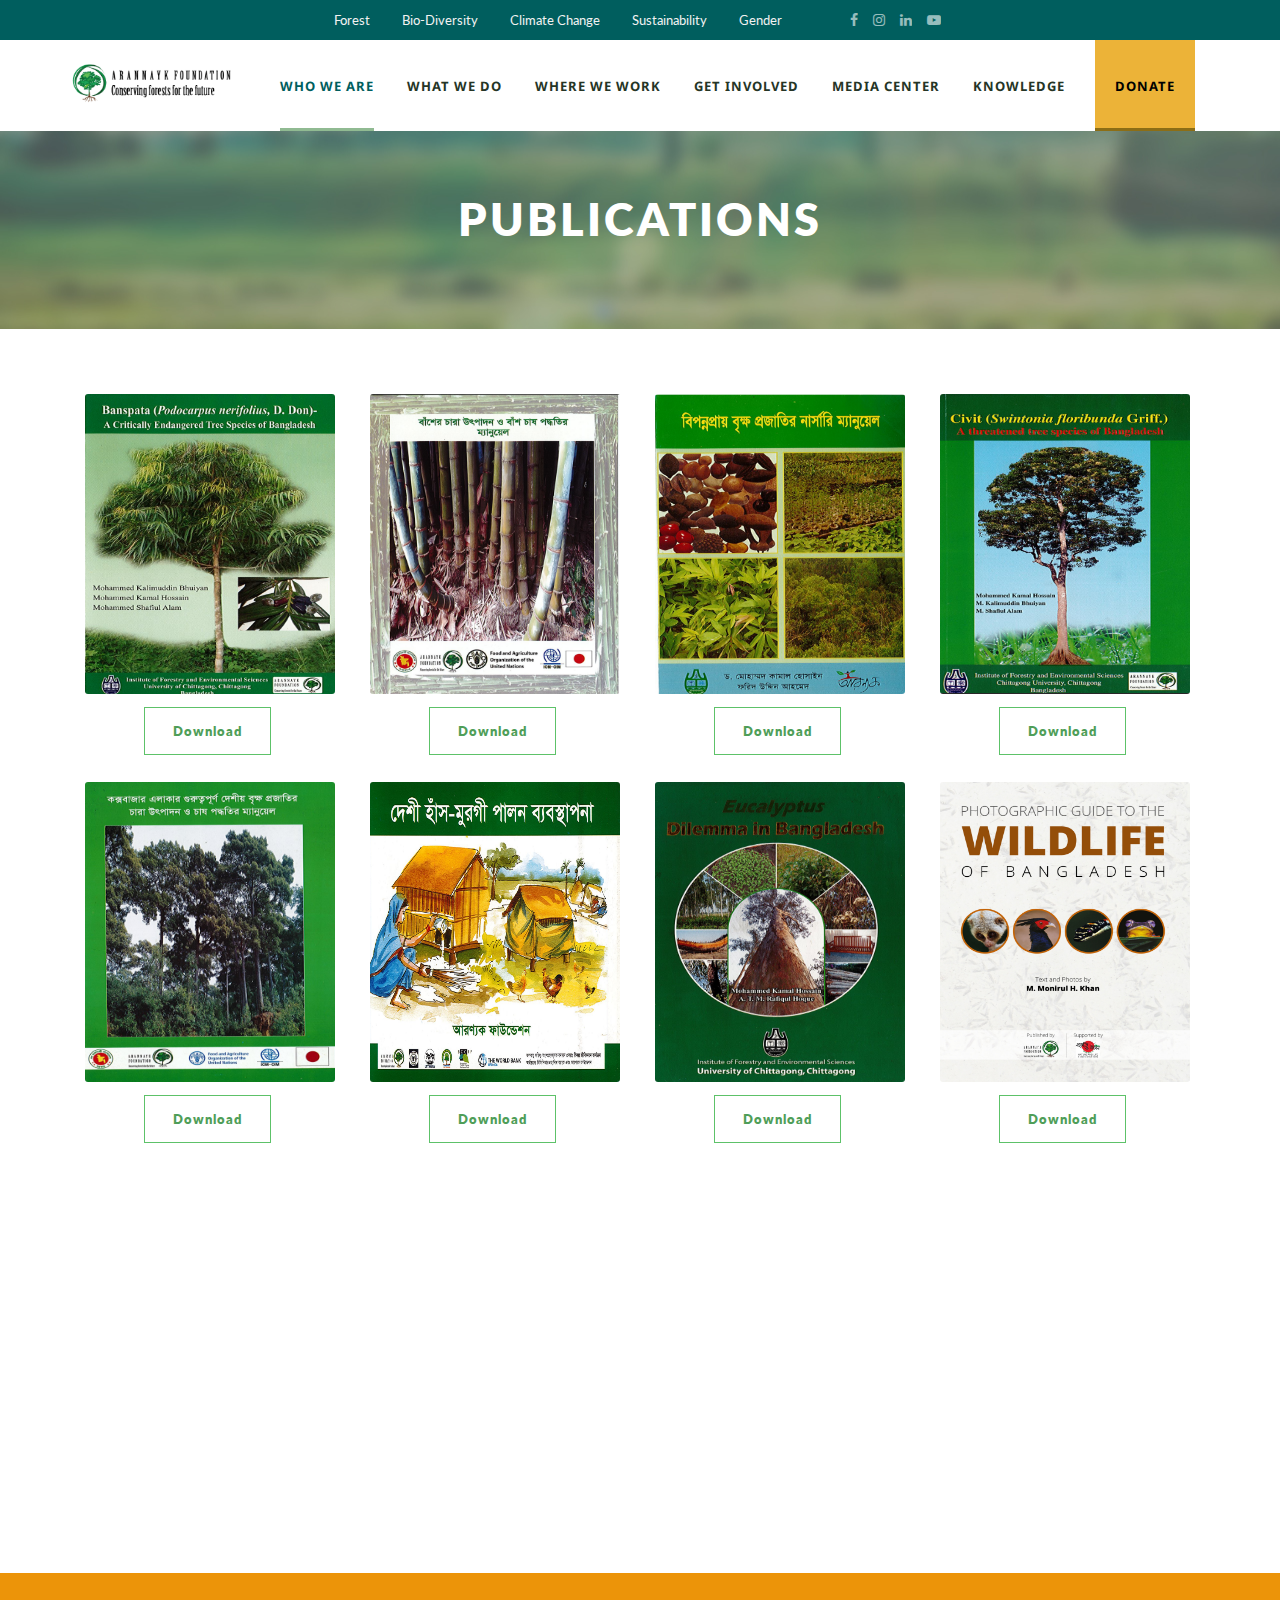
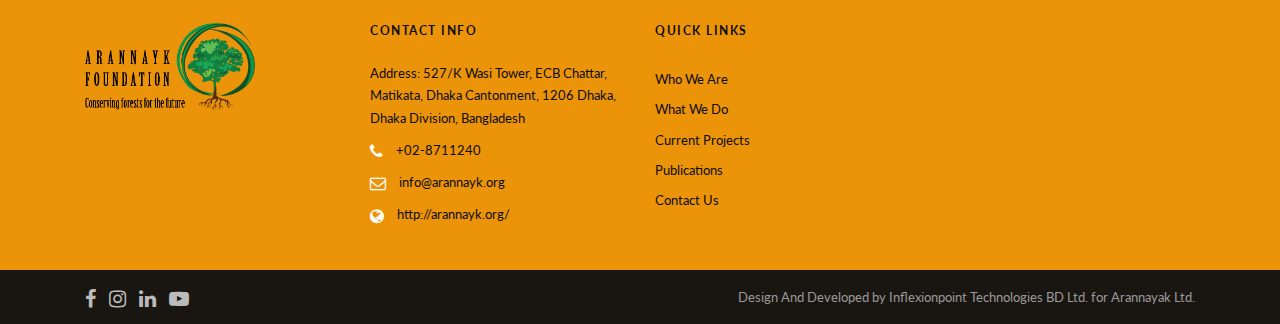
<file: publications.html>
<!DOCTYPE html>
<!--[if IE 7]><html class="ie ie7 ltie8 ltie9" lang="en-US"><![endif]-->
<!--[if IE 8]><html class="ie ie8 ltie9" lang="en-US"><![endif]-->
<!--[if !(IE 7) | !(IE 8)  ]><!-->
<html lang="en-US">
<!--<![endif]-->

<head>
    <meta charset="UTF-8" />
    <meta name="viewport" content="initial-scale=1.0" />

    <title>Arannayk - Publications</title>


    <link rel='stylesheet'
        href='https://fonts.googleapis.com/css?family=Lato%3A100%2C100italic%2C300%2C300italic%2Cregular%2Citalic%2C700%2C700italic%2C900%2C900italic&amp;subset=latin&amp;'
        type='text/css' media='all' />
    <link rel='stylesheet'
        href='https://fonts.googleapis.com/css?family=Noto+Sans%3Aregular%2Citalic%2C700%2C700italic&amp;subset=greek%2Ccyrillic-ext%2Ccyrillic%2Clatin%2Clatin-ext%2Cvietnamese%2Cgreek-ext&amp;'
        type='text/css' media='all' />
    <link rel='stylesheet'
        href='https://fonts.googleapis.com/css?family=Merriweather%3A300%2C300italic%2Cregular%2Citalic%2C700%2C700italic%2C900%2C900italic&amp;subset=latin%2Clatin-ext&amp;'
        type='text/css' media='all' />
    <link rel='stylesheet'
        href='https://fonts.googleapis.com/css?family=Mystery+Quest%3Aregular&amp;subset=latin%2Clatin-ext&amp;'
        type='text/css' media='all' />


    <link rel='stylesheet' href='css/style.css' type='text/css' media='all' />
    <link rel='stylesheet' href='plugins/superfish/css/superfish.css' type='text/css' media='all' />
    <link rel='stylesheet' href='plugins/dl-menu/component.css' type='text/css' media='all' />
    <link rel='stylesheet' href='plugins/font-awesome-new/css/font-awesome.min.css' type='text/css' media='all' />
    <link rel='stylesheet' href='plugins/elegant-font/style.css' type='text/css' media='all' />
    <link rel='stylesheet' href='plugins/fancybox/jquery.fancybox.css' type='text/css' media='all' />
    <link rel='stylesheet' href='plugins/flexslider/flexslider.css' type='text/css' media='all' />
    <link rel='stylesheet' href='css/style-responsive.css' type='text/css' media='all' />
    <link rel='stylesheet' href='css/style-custom.css' type='text/css' media='all' />
    <link rel='stylesheet' href='plugins/masterslider/public/assets/css/masterslider.main.css' type='text/css'
        media='all' />
    <link rel='stylesheet' href='css/master-custom.css' type='text/css' media='all' />

    <link rel="stylesheet" href="https://cdnjs.cloudflare.com/ajax/libs/font-awesome/4.7.0/css/font-awesome.css"
        integrity="sha512-5A8nwdMOWrSz20fDsjczgUidUBR8liPYU+WymTZP1lmY9G6Oc7HlZv156XqnsgNUzTyMefFTcsFH/tnJE/+xBg=="
        crossorigin="anonymous" referrerpolicy="no-referrer" />
</head>

<body data-rsssl=1
    class="home page-template-default page page-id-5680 _masterslider _msp_version_3.2.7 woocommerce-no-js">
    <div class="body-wrapper  float-menu" data-home="https://demo.goodlayers.com/greennature/">
        <header class="greennature-header-wrapper header-style-5-wrapper greennature-header-with-top-bar">
            <!-- top navigation -->
            <div class="top-navigation-wrapper" style="display:flex; align-items:center">
                <div class="top-navigation-container container">
                    <div class="top-navigation-left">
                        <div class="top-navigation-left-text" style="margin-right: 2rem;">
                            <a href="#">Forest</a>
                        </div>
                        <div class="top-navigation-left-text" style="margin-right: 2rem;">
                            <a href="#">Bio-Diversity</a>
                        </div>
                        <div class="top-navigation-left-text" style="margin-right: 2rem;">
                            <a href="#">Climate Change</a>
                        </div>
                        <div class="top-navigation-left-text" style="margin-right: 2rem;">
                            <a href="#">Sustainability</a>
                        </div>
                        <div class="top-navigation-left-text" style="margin-right: 2rem;">
                            <a href="#">Gender</a>
                        </div>
                    </div>
                    <div class="top-navigation-right">
                        <div class="top-social-wrapper">
                            <div class="social-icon">
                                <a href="#" target="_blank">
                                    <i class="fa fa-facebook"></i></a>
                            </div>
                            <div class="social-icon">
                                <a href="#" target="_blank">
                                    <i class="fa fa-instagram"></i></a>
                            </div>
                            <div class="social-icon">
                                <a href="#" target="_blank">
                                    <i class="fa fa-linkedin"></i></a>
                            </div>
                            <div class="social-icon">
                                <a href="#" target="_blank">
                                    <i class="fa fa-youtube-play"></i></a>
                            </div>

                            <div class="clear"></div>
                        </div>
                    </div>
                    <div class="clear"></div>
                </div>
            </div>

            <div id="greennature-header-substitute"></div>
            <div class="greennature-header-inner header-inner-header-style-5">
                <div class="greennature-header-container container">
                    <div class="greennature-header-inner-overlay"></div>
                    <!-- logo -->
                    <div class="greennature-logo">
                        <div class="greennature-logo-inner">
                            <a href="index.html">
                                <img src="images/logo.png" style="height: 40px" alt="" /> </a>
                        </div>

                        <!-----------------------------Movile Navbar------------------------------------------------->
                        <div class="greennature-responsive-navigation dl-menuwrapper"
                            id="greennature-responsive-navigation">
                            <button class="dl-trigger">Open Menu</button>
                            <ul id="menu-main-menu" class="dl-menu greennature-main-mobile-menu">
                                <li
                                    class="menu-item menu-item-home current-menu-item page_item page-item-5680 current_page_item">
                                    <a href="index.html" aria-current="page"></a></li>
                                <li class="menu-item menu-item-has-children menu-item-15"><a href="#">Who We Are</a>
                                    <ul class="dl-submenu">
                                        <li class="menu-item"><a href="">About Arannayk Foundation</a></li>
                                        <li class="menu-item"><a href="">Mission, Vision & Values</a></li>
                                        <li class="menu-item"><a href="">Board Members</a></li>
                                        <li class="menu-item"><a href="">Our Team</a></li>
                                        <li class="menu-item"><a href="">Our Achievements</a></li>
                                        <li class="menu-item"><a href="">Timeline</a></li>
                                        <li class="menu-item"><a href="">Our Partners & Donors</a></li>
                                    </ul>
                                </li>


                                <li class="menu-item menu-item-has-children menu-item-15"><a href="#">What We Do</a>
                                    <ul class="dl-submenu">
                                        <li class="menu-item"><a href="">Our Services</a></li>
                                        <li class="menu-item"><a href="">Current Projects</a></li>
                                        <li class="menu-item"><a href="">Project Archives</a></li>
                                    </ul>
                                </li>

                                <li class="menu-item menu-item-has-children menu-item-15"><a href="#">Where We Work</a>
                                </li>
                                <li class="menu-item menu-item-has-children menu-item-15"><a href="#">Donate</a>
                                </li>

                                <li class="menu-item menu-item-has-children menu-item-15"><a href="#">Get Involved</a>
                                    <ul class="dl-submenu">
                                        <li class="menu-item"><a href="">Career</a></li>
                                        <li class="menu-item"><a href="">Internship</a></li>
                                        <li class="menu-item"><a href="">Consultancy</a></li>
                                        <li class="menu-item"><a href="">Procurement</a></li>

                                    </ul>
                                </li>

                                <li class="menu-item menu-item-has-children menu-item-15"><a href="#">Media Center</a>
                                    <ul class="dl-submenu">
                                        <li class="menu-item"><a href="">Press Release</a></li>
                                        <li class="menu-item"><a href="">Activity Updates</a></li>
                                        <li class="menu-item"><a href="">Video Stories</a></li>
                                        <li class="menu-item"><a href="">Media Coverage</a></li>
                                        <li class="menu-item"><a href="">Photos</a></li>
                                        <li class="menu-item"><a href="">Blogs</a></li>
                                    </ul>
                                </li>

                                <li class="menu-item menu-item-has-children menu-item-15"><a href="#">Knowledge</a>
                                    <ul class="dl-submenu">
                                        <li class="menu-item"><a href="./publications.html">Publications</a></li>
                                        <li class="menu-item"><a href="">Tools & Data</a></li>
                                    </ul>
                                </li>
                            </ul>
                        </div>
                        <!-----------------------------Movile Navbar----->

                    </div>

                    <!------------------------------------------ PC navigation----------------------------- -->
                    <div class="greennature-navigation-wrapper">
                        <nav class="greennature-navigation" id="greennature-main-navigation">
                            <ul id="menu-main-menu-1" class="sf-menu greennature-main-menu">

                                <!-- ----------------------------- Who We Are----------------------------- -->
                                <li
                                    class="menu-item menu-item-has-childrenmenu-item current-menu-item menu-item-has-children greennature-mega-menu">
                                    <a href="" class="sf-with-ul-pre">
                                        Who We Are</a>
                                    <div class="sf-mega">
                                        <ul class="sub-menu">
                                            <li class="menu-item menu-item-has-children" data-column="four columns"
                                                data-size="1/3">
                                                <ul class="sub-menu">
                                                    <li class="menu-item"><a href="">About Arannayk Foundation </a></li>
                                                    <li class="menu-item"><a href="">Mission, Vision & Values</a></li>
                                                    <li class="menu-item"><a href="">Board Members</a></li>

                                                </ul>
                                            </li>
                                            <li class="menu-item menu-item-has-children" data-column="four columns"
                                                data-size="1/3">
                                                <ul class="sub-menu">
                                                    <li class="menu-item"><a href="">Our Team</a></li>
                                                    <li class="menu-item"><a href="">Our Achievements</a></li>


                                                </ul>
                                            </li>

                                            <li class="menu-item menu-item-has-children" data-column="four columns"
                                                data-size="1/3">
                                                <ul class="sub-menu">
                                                    <li class="menu-item"><a href="">Timeline</a></li>
                                                    <li class="menu-item"><a href="">Our Partners & Donors</a></li>


                                                </ul>
                                            </li>

                                        </ul>
                                    </div>
                                </li>
                                <!-- ----------------------------------------------------- Who We Are -->


                                <!-- ----------------------------- What We Do ----------------------------- -->

                                <li
                                    class="menu-item menu-item-has-childrenmenu-item menu-item-has-children greennature-mega-menu">
                                    <a href="" class="sf-with-ul-pre">
                                        What We Do</a>
                                    <div class="sf-mega">
                                        <ul class="sub-menu">
                                            <li class="menu-item menu-item-has-children" data-column="four columns"
                                                data-size="1/3">
                                                <ul class="sub-menu">
                                                    <li class="menu-item"><a href="portfolio-grid-1-column.html">Our
                                                            Services</a></li>
                                                </ul>
                                            </li>
                                            <li class="menu-item menu-item-has-children" data-column="four columns"
                                                data-size="1/3">
                                                <ul class="sub-menu">
                                                    <li class="menu-item"><a
                                                            href="portfolio-grid-1-columns-with-filter.html">Current
                                                            Projects</a></li>
                                                </ul>
                                            </li>

                                            <li class="menu-item menu-item-has-children" data-column="four columns"
                                                data-size="1/3">
                                                <ul class="sub-menu">
                                                    <li class="menu-item"><a
                                                            href="portfolio-grid-1-columns-with-filter.html">Project
                                                            Archives</a></li>
                                                </ul>
                                            </li>
                                        </ul>
                                    </div>
                                </li>
                                <!-- ---------------------------------------- What We Do  -->


                                <li
                                    class="menu-item menu-item-has-childrenmenu-item menu-item-has-children greennature-mega-menu">
                                    <a href="" class="sf-with-ul-pre">
                                        Where We Work</a>
                                </li>

                                <!-- ----------------------------- Get Involved ----------------------------- -->

                                <li
                                    class="menu-item menu-item-has-childrenmenu-item menu-item-has-children greennature-mega-menu">
                                    <a href="" class="sf-with-ul-pre">
                                        Get Involved</a>
                                    <div class="sf-mega">
                                        <ul class="sub-menu">
                                            <li class="menu-item menu-item-has-children" data-column="four columns"
                                                data-size="1/3">
                                                <ul class="sub-menu">
                                                    <li class="menu-item"><a href="">Career </a></li>
                                                    <li class="menu-item"><a href="">Internship</a></li>
                                                </ul>
                                            </li>
                                            <li class="menu-item menu-item-has-children" data-column="four columns"
                                                data-size="1/3">
                                                <ul class="sub-menu">
                                                    <li class="menu-item"><a href="">Consultancy</a></li>
                                                </ul>
                                            </li>
                                            <li class="menu-item menu-item-has-children" data-column="four columns"
                                                data-size="1/3">
                                                <ul class="sub-menu">
                                                    <li class="menu-item"><a href="">Procurement</a></li>
                                                </ul>
                                            </li>
                                        </ul>
                                    </div>
                                </li>
                                <!-- -----------------------------------------Get Involved  -->


                                <!-- ----------------------------- Media Center ----------------------------- -->

                                <li
                                    class="menu-item menu-item-has-childrenmenu-item menu-item-has-children greennature-mega-menu">
                                    <a href="" class="sf-with-ul-pre">
                                        Media Center</a>
                                    <div class="sf-mega">
                                        <ul class="sub-menu">
                                            <li class="menu-item menu-item-has-children" data-column="four columns"
                                                data-size="1/3">
                                                <ul class="sub-menu">
                                                    <li class="menu-item"><a href="">Press Release </a></li>
                                                    <li class="menu-item"><a href="">Media Coverage</a></li>
                                                </ul>
                                            </li>
                                            <li class="menu-item menu-item-has-children" data-column="four columns"
                                                data-size="1/3">
                                                <ul class="sub-menu">
                                                    <li class="menu-item"><a href="">Activity Updates</a></li>
                                                    <li class="menu-item"><a href="">Photos</a></li>
                                                </ul>
                                            </li>
                                            <li class="menu-item menu-item-has-children" data-column="four columns"
                                                data-size="1/3">
                                                <ul class="sub-menu">
                                                    <li class="menu-item"><a href="">Video Stories</a></li>
                                                    <li class="menu-item"><a href="">Blogs</a></li>
                                                </ul>
                                            </li>
                                        </ul>
                                    </div>
                                </li>
                                <!-- ---------------------------------------------------- Media Center -->


                                <!-- ----------------------------- Knowledge ----------------------------- -->
                                <li
                                    class="menu-item menu-item-has-childrenmenu-item menu-item-has-children greennature-mega-menu">
                                    <a href="" class="sf-with-ul-pre">
                                        Knowledge</a>
                                    <div class="sf-mega">
                                        <ul class="sub-menu">
                                            <li class="menu-item menu-item-has-children" data-column="four columns"
                                                data-size="1/3">
                                                <ul class="sub-menu">
                                                    <li class="menu-item"><a href="./publications.html">Publications</a></li>
                                                </ul>
                                            </li>
                                            <li class="menu-item menu-item-has-children" data-column="four columns"
                                                data-size="1/3">
                                                <ul class="sub-menu">
                                                    <li class="menu-item"><a href="">Tools & Data</a></li>

                                                </ul>
                                            </li>
                                        </ul>
                                    </div>
                                </li>

                                <!-- ------------------------------------------------------ Knowledge  -->


                            </ul>

                            <!-- ------------------------------------------------------- payment -------------------------------------------- -->

                            <a class="greennature-donate-button" href="#" target="_blank"><span
                                    class="greennature-button-overlay"></span>
                                <span class="greennature-button-donate-text">Donate</span>
                            </a>

                            <!-- --------------------------------------------------------------------------------------------------- payment  -->



                        </nav>
                        <div class="greennature-navigation-gimmick" id="greennature-navigation-gimmick"></div>
                        <div class="clear"></div>
                    </div>
                    <div class="clear"></div>
                </div>
            </div>
        </header>
        <!------------------------------------------ PC navigation--- -->

        <!-------------------------------Publications Heading ------------------------------------------------->

        <div class="greennature-page-title-wrapper header-style-5-title-wrapper">
            <div class="greennature-page-title-overlay"></div>
            <div class="greennature-page-title-container container">
                <h1 class="section-heading-title">Publications</h1>
                <!-- <span class="greennature-page-caption">Caption placed here</span> -->
            </div>
        </div>
        <!--------------------------------------------------------------Publications Heading ------->

        <!------------------------------Publication Books Section-------------------------------->

        <div class="content-wrapper">
            <div class="greennature-content">


                <div class="with-sidebar-wrapper">
                    <section id="content-section-1">
                        <div class="section-container container">
                            <div class="portfolio-item-wrapper type-classic-portfolio" style="margin-bottom: 20px;">
                                <div class="portfolio-item-holder  greennature-portfolio-column-3">
                                    <div class="greennature-isotope" data-type="portfolio" data-layout="fitRows">
                                        <div class="clear"></div>

                                        <div class="three columns">
                                            <div
                                                class="greennature-item greennature-portfolio-item greennature-classic-portfolio">
                                                <div class="greennature-ux greennature-classic-portfolio-ux">
                                                    <div class="portfolio-thumbnail greennature-image"><img
                                                            src="images/arannayk_books/banspata.png" alt="" class="books-image-style"
                                                           /><span
                                                            class="portfolio-overlay">&nbsp;</span><a
                                                            class="portfolio-overlay-icon"
                                                            href="images/arannayk_books/banspata.png"
                                                            data-rel="fancybox"><span class="portfolio-icon"><i
                                                                    class="fa fa-search"></i></span></a></div>
                                                    <div class="portfolio-classic-content">
                                                        <div style="text-align:center">
                                                            <a class="stunning-item-button large download-button-style"
                                                                href="https://drive.google.com/file/d/1NbJ_n8EI5Bd5XZBuNFQtKgsj3JXchPSO/view?usp=sharing" download>Download</a>
                                                        </div>

                                                        <div class="portfolio-excerpt">
                                                            <div class="clear"></div><a
                                                                href=""
                                                                class="excerpt-read-more">Read More</a>
                                                        </div>
                                                    </div>
                                                </div>
                                            </div>
                                        </div>


                                        <div class="three columns">
                                            <div
                                                class="greennature-item greennature-portfolio-item greennature-classic-portfolio">
                                                <div class="greennature-ux greennature-classic-portfolio-ux">
                                                    <div class="portfolio-thumbnail greennature-image"><img
                                                            src="images/arannayk_books/basger_chara.PNG" alt="" class="books-image-style"
                                                           /><span
                                                            class="portfolio-overlay">&nbsp;</span><a
                                                            class="portfolio-overlay-icon"
                                                            href="images/arannayk_books/basger_chara.PNG"
                                                            data-rel="fancybox"><span class="portfolio-icon"><i
                                                                    class="fa fa-search"></i></span></a></div>
                                                    <div class="portfolio-classic-content">
                                                        <div style="text-align:center">
                                                            <a class="stunning-item-button  large download-button-style"
                                                                href="https://drive.google.com/file/d/17mEMj5MscO1kOTrvcmcBD6BZtPdMWcgM/view?usp=sharing" download>Download</a>
                                                        </div>

                                                        <div class="portfolio-excerpt">
                                                            <div class="clear"></div><a
                                                                href=""
                                                                class="excerpt-read-more">Read More</a>
                                                        </div>
                                                    </div>
                                                </div>
                                            </div>
                                        </div>



                                        <div class="three columns">
                                            <div
                                                class="greennature-item greennature-portfolio-item greennature-classic-portfolio">
                                                <div class="greennature-ux greennature-classic-portfolio-ux">
                                                    <div class="portfolio-thumbnail greennature-image"><img
                                                            src="images/arannayk_books/Biponnopraye.png" alt="" class="books-image-style"
                                                           /><span
                                                            class="portfolio-overlay">&nbsp;</span><a
                                                            class="portfolio-overlay-icon"
                                                            href="images/arannayk_books/Biponnopraye.png"
                                                            data-rel="fancybox"><span class="portfolio-icon"><i
                                                                    class="fa fa-search"></i></span></a></div>
                                                    <div class="portfolio-classic-content">
                                                        <div style="text-align:center">
                                                            <a class="stunning-item-button  large download-button-style"
                                                                href="https://drive.google.com/file/d/1s7HQRb6ixRFniVnEpI4qDKhJLVUZm4z7/view?usp=sharing" download>Download</a>
                                                        </div>

                                                        <div class="portfolio-excerpt">
                                                            <div class="clear"></div><a
                                                                href=""
                                                                class="excerpt-read-more">Read More</a>
                                                        </div>
                                                    </div>
                                                </div>
                                            </div>
                                        </div>

                                        

                                        <div class="three columns">
                                            <div
                                                class="greennature-item greennature-portfolio-item greennature-classic-portfolio">
                                                <div class="greennature-ux greennature-classic-portfolio-ux">
                                                    <div class="portfolio-thumbnail greennature-image"><img
                                                            src="images/arannayk_books/Civit.PNG" alt="" class="books-image-style"
                                                           /><span
                                                            class="portfolio-overlay">&nbsp;</span><a
                                                            class="portfolio-overlay-icon"
                                                            href="images/arannayk_books/Civit.PNG"
                                                            data-rel="fancybox"><span class="portfolio-icon"><i
                                                                    class="fa fa-search"></i></span></a></div>
                                                    <div class="portfolio-classic-content">
                                                        <div style="text-align:center">
                                                            <a class="stunning-item-button  large download-button-style"
                                                                href="https://drive.google.com/file/d/1h1ReDA6ODXtSIQUQPNAZ8uZVucszB1MH/view?usp=sharing" download>Download</a>
                                                        </div>

                                                        <div class="portfolio-excerpt">
                                                            <div class="clear"></div><a
                                                                href=""
                                                                class="excerpt-read-more">Read More</a>
                                                        </div>
                                                    </div>
                                                </div>
                                            </div>
                                        </div>

                                        

                                        <div class="three columns">
                                            <div
                                                class="greennature-item greennature-portfolio-item greennature-classic-portfolio">
                                                <div class="greennature-ux greennature-classic-portfolio-ux">
                                                    <div class="portfolio-thumbnail greennature-image"><img
                                                            src="images/arannayk_books/Cox'sBazar_tree.PNG" alt="" class="books-image-style"
                                                           /><span
                                                            class="portfolio-overlay">&nbsp;</span><a
                                                            class="portfolio-overlay-icon"
                                                            href="images/arannayk_books/Cox'sBazar_tree.PNG"
                                                            data-rel="fancybox"><span class="portfolio-icon"><i
                                                                    class="fa fa-search"></i></span></a></div>
                                                    <div class="portfolio-classic-content">
                                                        <div style="text-align:center">
                                                            <a class="stunning-item-button  large download-button-style"
                                                                href="https://drive.google.com/file/d/1M2Xhhs7_4qMG7hOkCDm5lX3SJpRp9kVn/view?usp=sharing" download>Download</a>
                                                        </div>

                                                        <div class="portfolio-excerpt">
                                                            <div class="clear"></div><a
                                                                href=""
                                                                class="excerpt-read-more">Read More</a>
                                                        </div>
                                                    </div>
                                                </div>
                                            </div>
                                        </div>

                                        

                                        <div class="three columns">
                                            <div
                                                class="greennature-item greennature-portfolio-item greennature-classic-portfolio">
                                                <div class="greennature-ux greennature-classic-portfolio-ux">
                                                    <div class="portfolio-thumbnail greennature-image"><img
                                                            src="images/arannayk_books/deshi_hash.PNG" alt="" class="books-image-style"
                                                           /><span
                                                            class="portfolio-overlay">&nbsp;</span><a
                                                            class="portfolio-overlay-icon"
                                                            href="images/arannayk_books/deshi_hash.PNG"
                                                            data-rel="fancybox"><span class="portfolio-icon"><i
                                                                    class="fa fa-search"></i></span></a></div>
                                                    <div class="portfolio-classic-content">
                                                        <div style="text-align:center">
                                                            <a class="stunning-item-button  large download-button-style"
                                                                href="https://drive.google.com/file/d/1LwjrXVSbOtwImHUCQPAHsCnJrOM2JZdz/view?usp=sharing" download>Download</a>
                                                        </div>

                                                        <div class="portfolio-excerpt">
                                                            <div class="clear"></div><a
                                                                href=""
                                                                class="excerpt-read-more">Read More</a>
                                                        </div>
                                                    </div>
                                                </div>
                                            </div>
                                        </div>

                                        <div class="three columns">
                                            <div
                                                class="greennature-item greennature-portfolio-item greennature-classic-portfolio">
                                                <div class="greennature-ux greennature-classic-portfolio-ux">
                                                    <div class="portfolio-thumbnail greennature-image"><img
                                                            src="images/arannayk_books/eucalyptus.PNG" alt="" class="books-image-style"
                                                           /><span
                                                            class="portfolio-overlay">&nbsp;</span><a
                                                            class="portfolio-overlay-icon"
                                                            href="images/arannayk_books/eucalyptus.PNG"
                                                            data-rel="fancybox"><span class="portfolio-icon"><i
                                                                    class="fa fa-search"></i></span></a></div>
                                                    <div class="portfolio-classic-content">
                                                        <div style="text-align:center">
                                                            <a class="stunning-item-button  large download-button-style"
                                                                href="https://drive.google.com/file/d/15POQMCcDgeBCqyVcY50cYAD6IosNL0CS/view?usp=sharing" download>Download</a>
                                                        </div>

                                                        <div class="portfolio-excerpt">
                                                            <div class="clear"></div><a
                                                                href=""
                                                                class="excerpt-read-more">Read More</a>
                                                        </div>
                                                    </div>
                                                </div>
                                            </div>
                                        </div>

                                        <div class="three columns">
                                            <div
                                                class="greennature-item greennature-portfolio-item greennature-classic-portfolio">
                                                <div class="greennature-ux greennature-classic-portfolio-ux">
                                                    <div class="portfolio-thumbnail greennature-image"><img
                                                            src="images/arannayk_books/photographic_guide.PNG" alt="" class="books-image-style"
                                                           /><span
                                                            class="portfolio-overlay">&nbsp;</span><a
                                                            class="portfolio-overlay-icon"
                                                            href="images/arannayk_books/photographic_guide.PNG"
                                                            data-rel="fancybox"><span class="portfolio-icon"><i
                                                                    class="fa fa-search"></i></span></a></div>
                                                    <div class="portfolio-classic-content">
                                                        <div style="text-align:center">
                                                            <a class="stunning-item-button  large download-button-style"
                                                                href="https://drive.google.com/file/d/1cLXnTLB64iMt8L3JU1mngKAeosB4JJ86/view?usp=sharing" download>Download</a>
                                                        </div>

                                                        <div class="portfolio-excerpt">
                                                            <div class="clear"></div><a
                                                                href=""
                                                                class="excerpt-read-more">Read More</a>
                                                        </div>
                                                    </div>
                                                </div>
                                            </div>
                                        </div>

                                        <div class="three columns">
                                            <div
                                                class="greennature-item greennature-portfolio-item greennature-classic-portfolio">
                                                <div class="greennature-ux greennature-classic-portfolio-ux">
                                                    <div class="portfolio-thumbnail greennature-image"><img
                                                            src="images/arannayk_books/pukure_mach_chash.PNG" alt="" class="books-image-style"
                                                           /><span
                                                            class="portfolio-overlay">&nbsp;</span><a
                                                            class="portfolio-overlay-icon"
                                                            href="images/arannayk_books/pukure_mach_chash.PNG"
                                                            data-rel="fancybox"><span class="portfolio-icon"><i
                                                                    class="fa fa-search"></i></span></a></div>
                                                    <div class="portfolio-classic-content">
                                                        <div style="text-align:center">
                                                            <a class="stunning-item-button  large download-button-style"
                                                                href="https://drive.google.com/file/d/1GrRWdp0CQ8fTIDB_Omn-gBdObrQMZVE6/view?usp=sharing" download>Download</a>
                                                        </div>

                                                        <div class="portfolio-excerpt">
                                                            <div class="clear"></div><a
                                                                href=""
                                                                class="excerpt-read-more">Read More</a>
                                                        </div>
                                                    </div>
                                                </div>
                                            </div>
                                        </div>

                                        <div class="three columns">
                                            <div
                                                class="greennature-item greennature-portfolio-item greennature-classic-portfolio">
                                                <div class="greennature-ux greennature-classic-portfolio-ux">
                                                    <div class="portfolio-thumbnail greennature-image"><img
                                                            src="images/arannayk_books/tigers_in_mangrove.PNG" alt="" class="books-image-style"
                                                           /><span
                                                            class="portfolio-overlay">&nbsp;</span><a
                                                            class="portfolio-overlay-icon"
                                                            href="images/arannayk_books/tigers_in_mangrove.PNG"
                                                            data-rel="fancybox"><span class="portfolio-icon"><i
                                                                    class="fa fa-search"></i></span></a></div>
                                                    <div class="portfolio-classic-content">
                                                        <div style="text-align:center">
                                                            <a class="stunning-item-button  large download-button-style"
                                                                href="https://drive.google.com/file/d/1xTfllDu-Z4vfV7cnATkyyLCx6MSdxYTA/view?usp=sharing" download>Download</a>
                                                        </div>

                                                        <div class="portfolio-excerpt">
                                                            <div class="clear"></div><a
                                                                href=""
                                                                class="excerpt-read-more">Read More</a>
                                                        </div>
                                                    </div>
                                                </div>
                                            </div>
                                        </div>

                                        <div class="three columns">
                                            <div
                                                class="greennature-item greennature-portfolio-item greennature-classic-portfolio">
                                                <div class="greennature-ux greennature-classic-portfolio-ux">
                                                    <div class="portfolio-thumbnail greennature-image"><img
                                                            src="images/arannayk_books/upokul.PNG" alt="" class="books-image-style"
                                                           /><span
                                                            class="portfolio-overlay">&nbsp;</span><a
                                                            class="portfolio-overlay-icon"
                                                            href="images/arannayk_books/upokul.PNG"
                                                            data-rel="fancybox"><span class="portfolio-icon"><i
                                                                    class="fa fa-search"></i></span></a></div>
                                                    <div class="portfolio-classic-content">
                                                        <div style="text-align:center">
                                                            <a class="stunning-item-button  large download-button-style"
                                                                href="https://drive.google.com/file/d/1iGYihCDGNsmwIgiRj19ZBLAlKudOjlBh/view?usp=sharing" download>Download</a>
                                                        </div>

                                                        <div class="portfolio-excerpt">
                                                            <div class="clear"></div><a
                                                                href=""
                                                                class="excerpt-read-more">Read More</a>
                                                        </div>
                                                    </div>
                                                </div>
                                            </div>
                                        </div>

                                    </div>
                                    <div class="clear"></div>
                                </div>
                            </div>
                            <div class="clear"></div>
                        </div>
                    </section>
                </div>
                <!-- Below Sidebar Section-->

            </div>
            <!-- greennature-content -->
            <div class="clear"></div>
        </div>
        <!-- content wrapper -->
        <!---------------------------------------------------------Publication Books Section-------->

        <footer class="footer-wrapper">
            <div class="footer-container container">
                <div class="footer-column three columns" id="footer-widget-1">
                    <div id="text-5" class="widget widget_text greennature-item greennature-widget">
                        <div class="textwidget">
                            <p><img src="images/logo_5.png" style="width: 170px;" alt="" /></p>

                        </div>
                    </div>
                </div>
                <div class="footer-column three columns" id="footer-widget-2">
                    <div id="text-9" class="widget widget_text greennature-item greennature-widget">
                        <h3 class="greennature-widget-title">Contact Info</h3>
                        <div class="clear"></div>
                        <div class="textwidget"><span class="clear"></span><span class="greennature-space"
                                style="margin-top: -6px; display: block;"></span> Address: 527/K Wasi Tower, ECB
                            Chattar, Matikata, Dhaka Cantonment,
                            1206 Dhaka, Dhaka Division, Bangladesh
                            <span class="clear"></span><span class="greennature-space"
                                style="margin-top: 10px; display: block;"></span>

                            <i class="greennature-icon fa fa-phone"
                                style="vertical-align: middle; color: #fff; font-size: 16px; "></i> +02-8711240

                            <span class="clear"></span><span class="greennature-space"
                                style="margin-top: 10px; display: block;"></span>

                            <!-- <i class="greennature-icon fa fa-mobile"
                                style="vertical-align: middle; color: #fff; font-size: 20px; "></i> +1833-232-3443 -->

                            <span class="clear"></span><span class="greennature-space"
                                style="margin-top: 10px; display: block;"></span>

                            <i class="greennature-icon fa fa-envelope-o"
                                style="vertical-align: middle; color: #fff; font-size: 16px; "></i>
                            info@arannayk.org

                            <span class="clear"></span><span class="greennature-space"
                                style="margin-top: 10px; display: block;"></span>

                            <i class="greennature-icon fa fa-globe"
                                style="vertical-align: middle; color: #fff; font-size: 16px; "></i>
                            http://arannayk.org/
                        </div>
                    </div>
                </div>



                <div class="footer-column three columns" id="footer-widget-4">
                    <div id="gdlr-recent-portfolio2-widget-6"
                        class="widget widget_gdlr-recent-portfolio2-widget greennature-item greennature-widget">
                        <h3 class="greennature-widget-title">Quick Links</h3>
                        <div class="clear"></div>
                        <div class="greennature-recent-port2-widget">
                            <div style="margin-bottom: 0.5rem;">
                                <a href="#" style="color: #0c0c0c;">Who We Are</a>
                            </div>
                            <div style="margin-bottom: 0.5rem;">
                                <a href="#" style="color: #0c0c0c">What We Do</a>
                            </div>

                            <div style="margin-bottom: 0.5rem;">
                                <a href="#" style="color: #0c0c0c">Current Projects</a>
                            </div>

                            <div style="margin-bottom: 0.5rem;">
                                <a href="./publications.html" style="color: #0c0c0c">Publications</a>
                            </div>

                            <div style="margin-bottom: 0.5rem;">
                                <a href="#" style="color: #0c0c0c">Contact Us</a>
                            </div>


                            <div class="clear"></div>
                        </div>
                    </div>
                </div>

                <div class="footer-column three columns" id="footer-widget-4">
                    <div class="greennature-stunning-item-ux greennature-ux">
                        <div>

                            <div class="stunning-item-caption greennature-skin-content">
                                <h3 class="greennature-widget-title">Support Us</h3>
                            </div><a class="stunning-item-button greennature-button large" href="#"
                                style="background-color: #eb681c; color: #000;">Donate
                                Now</a><a class="stunning-item-button greennature-button large" href="#"
                                style="color: #000">Get Involved</a>
                        </div>
                    </div>
                </div>

                <div class="clear"></div>
            </div>

            <div class="copyright-wrapper">
                <div class="copyright-container container">
                    <div class="copyright-left">
                        <a href="http://facebook.com/goodlayers">
                            <i class="greennature-icon fa fa-facebook"
                                style="vertical-align: middle;color: #bbbbbb;font-size: 20px"></i></a>

                        <a href="#"><i class="greennature-icon fa fa-instagram"
                                style="vertical-align: middle;color: #bbbbbb;font-size: 20px"></i>
                        </a>

                        <a href="http://twitter.com/goodlayers">
                            <i class="greennature-icon fa fa-linkedin"
                                style="vertical-align: middle;color: #bbbbbb;font-size: 20px">
                            </i>
                        </a>

                        <a href="#"><i class="greennature-icon fa fa-youtube-play"
                                style="vertical-align: middle;color: #bbbbbb;font-size: 20px"></i></a>


                    </div>
                    <div class="copyright-right">
                        Design And Developed by Inflexionpoint Technologies BD Ltd. for Arannayak Ltd. </div>
                    <div class="clear"></div>
                </div>
            </div>
        </footer>

        <!-- <div class="greennature-payment-lightbox-overlay" id="greennature-payment-lightbox-overlay"></div> -->
        <!-- <div class="greennature-payment-lightbox-container" id="greennature-payment-lightbox-container">
            <div class="greennature-payment-lightbox-inner">
                <form class="greennature-payment-form" id="greennature-payment-form">
                    <h3 class="greennature-payment-lightbox-title">
                        <span class="greennature-head">You are donating to :</span>
                        <span class="greennature-tail">Greennature Foundation</span>
                    </h3>

                    <div class="greennature-payment-amount">
                        <div class="greennature-payment-amount-head">How much would you like to donate?</div>
                        <a class="greennature-payment-price-preset greennature-active" data-val="10">$10</a>
                        <a class="greennature-payment-price-preset" data-val="20">$20</a>
                        <a class="greennature-payment-price-preset" data-val="30">$30</a>
                        <input class="greennature-payment-price-fill" type="text" placeholder="Or Your Amount(USD)" />
                        <input class="greennature-payment-price" type="hidden" name="amount" value="10" />

                        <input class="greennature-payment-price" type="hidden" name="a3" value="10">
                    </div>

                    <div class="greennature-paypal-attribute">
                        <span class="greennature-head">Would you like to make regular donations?</span>
                        <span class="greennature-subhead">I would like to make </span>
                        <select name="t3" class="greennature-recurring-option">
                            <option value="0">one time</option>
                            <option value="W">weekly</option>
                            <option value="M">monthly</option>
                            <option value="Y">yearly</option>
                        </select>
                        <span class="greennature-subhead">donation(s)</span>
                        <input type="hidden" name="p3" value="1" />
                        <div class="greennature-recurring-time-wrapper">
                            <span class="greennature-subhead">How many times would you like this to recur? (including
                                this payment) *</span>
                            <select name="srt" class="greennature-recurring-option">
                                <option value="2">2</option>
                                <option value="3">3</option>
                                <option value="4">4</option>
                                <option value="5">5</option>
                                <option value="6">6</option>
                                <option value="7">7</option>
                                <option value="8">8</option>
                                <option value="9">9</option>
                                <option value="10">10</option>
                                <option value="11">11</option>
                                <option value="12">12</option>
                            </select>
                        </div>
                        <input type="hidden" name="cmd" value="_xclick">
                        <input type="hidden" name="bn" value="PP-BuyNowBF">
                        <input type="hidden" name="src" value="1">
                        <input type="hidden" name="sra" value="1">
                    </div>

                    <div class="greennature-form-fields">
                        <div class="six columns">
                            <div class="columns-wrap greennature-left">
                                <span class="greennature-head">Name *</span>
                                <input class="greennature-require" type="text" name="name">
                            </div>
                        </div>
                        <div class="six columns">
                            <div class="columns-wrap greennature-right">
                                <span class="greennature-head">Last Name *</span>
                                <input class="greennature-require" type="text" name="last-name">
                            </div>
                        </div>
                        <div class="clear"></div>
                        <div class="six columns">
                            <div class="columns-wrap greennature-left">
                                <span class="greennature-head">Email *</span>
                                <input class="greennature-require greennature-email" type="text" name="email">
                            </div>
                        </div>
                        <div class="six columns">
                            <div class="columns-wrap greennature-right">
                                <span class="greennature-head">Phone</span>
                                <input type="text" name="phone">
                            </div>
                        </div>
                        <div class="clear"></div>
                        <div class="six columns">
                            <div class="columns-wrap greennature-left">
                                <span class="greennature-head">Address</span>
                                <textarea name="address"></textarea>
                            </div>
                        </div>
                        <div class="six columns">
                            <div class="columns-wrap greennature-right">
                                <span class="greennature-head">Additional Note</span>
                                <textarea name="additional-note"></textarea>
                            </div>
                        </div>
                        <div class="clear"></div>
                    </div>

                    <div class="greennature-payment-method">
                        <img class="greennature-active" src="images/paypal.png" alt="paypal" /><img
                            src="images/stripe.png" alt="stripe" />
                        <input type="hidden" name="payment-method" value="paypal" /> </div>
                    <div class="greennature-message"></div>
                    <div class="greennature-loading">Loading...</div>
                    <input type="submit" value="Donate Now" />
                </form>
            </div>
        </div> -->
    </div>
    <!-- body-wrapper -->

    <script type='text/javascript' src='js/jquery/jquery.js'></script>
    <script type='text/javascript' src='js/jquery/jquery-migrate.min.js'></script>

    <script type='text/javascript' src='plugins/superfish/js/superfish.js'></script>
    <script type='text/javascript' src='js/hoverIntent.min.js'></script>
    <script type='text/javascript' src='plugins/dl-menu/modernizr.custom.js'></script>
    <script type='text/javascript' src='plugins/dl-menu/jquery.dlmenu.js'></script>
    <script type='text/javascript' src='plugins/jquery.easing.js'></script>
    <script type='text/javascript' src='plugins/fancybox/jquery.fancybox.pack.js'></script>
    <script type='text/javascript' src='plugins/fancybox/helpers/jquery.fancybox-media.js'></script>
    <script type='text/javascript' src='plugins/fancybox/helpers/jquery.fancybox-thumbs.js'></script>
    <script type='text/javascript' src='plugins/flexslider/jquery.flexslider.js'></script>
    <script type='text/javascript' src='plugins/jquery.isotope.min.js'></script>
    <script type='text/javascript' src='js/plugins.js'></script>
    <script type='text/javascript' src='plugins/jquery.transit.min.js'></script>
    <script type='text/javascript' src='plugins/gdlr-portfolio/gdlr-portfolio-script.js'></script>




</body>

</html>
</file>
<file: plugins/superfish/css/superfish.css>
/*--- superfish essential styles ---*/
.sf-menu, 
.sf-menu .greennature-normal-menu ul{ margin: 0; padding: 0; list-style: none; }
.sf-menu .greennature-normal-menu, 
.sf-menu .greennature-normal-menu li{ position: relative; }
.sf-menu .greennature-normal-menu ul{ position: absolute; display: none; top: 100%; left: 0; z-index: 99; }
/* .sf-menu .greennature-normal-menu:hover > ul, */
.sf-menu .greennature-normal-menu li:hover > ul,
.sf-menu .greennature-normal-menu.sfHover > ul,
.sf-menu .greennature-normal-menu li.sfHover > ul { display: block; }
.sf-menu .greennature-normal-menu a { display: block; position: relative; }
.sf-menu .greennature-normal-menu ul ul { top: 1px; left: 100%; margin-left: 1px; }

/*--- megafish essential styles ---*/
.sf-menu > .greennature-mega-menu .sf-mega { position: absolute; display: none; right: 0; z-index: 99; }
/* .sf-menu > .greennature-mega-menu:hover > .sf-mega, */
.sf-menu > .greennature-mega-menu li:hover > .sf-mega,
.sf-menu > .greennature-mega-menu.sfHover > .sf-mega,
.sf-menu > .greennature-mega-menu li.sfHover > .sf-mega { display: block; }
.sf-menu > .greennature-mega-menu > a { display: block; position: relative; }

/*--- goodlayers skin top level---*/
.sf-menu{ float: left; }
.sf-menu > li{ float: left; }
.sf-menu > li.current-menu-item > a,
.sf-menu > li.current-menu-ancestor > a{ }
.sf-menu > li > a{ font-size: 13px; padding: 10px 5px; margin-right: 16px; text-decoration: none; zoom: 1; /*- for IE7 -*/ }


/*- no submenu indicator on top level -*/
.sf-menu li a.sf-with-ul:after{ content: '\f107'; font-family: FontAwesome; position: absolute; 
	top: 12px; right: 0px; line-height: 20px; height: 20px; margin-top: -9px; }
.sf-menu > li > a.sf-with-ul{ padding-right: 17px; *padding-right: 10px; } 
.sf-menu i{ margin-right: 10px; }
.sf-menu li li i{ margin-right: 10px; }

/*--- goodlayers skin normal menu ---*/
.sf-menu > .greennature-normal-menu ul { text-transform: none; letter-spacing: 0px; font-size: 12px; min-width: 190px; *width: 12em; /*- no auto width for IE7 -*/ }
.sf-menu > .greennature-normal-menu li { white-space: nowrap; *white-space: normal; /*- for IE7 -*/ }
.sf-menu > .greennature-normal-menu li a{ padding: 11px 15px; border-top-width: 1px; border-top-style: solid; zoom: 1; }
.sf-menu > .greennature-normal-menu li:first-child > a{ border-top-width: 0px; }
.sf-menu > .greennature-normal-menu li > a.sf-with-ul { padding-right: 30px; }
.sf-menu > .greennature-normal-menu li > a.sf-with-ul:after { content: '\f105'; top: 50%; margin-top: -10px; 
	right: 10px; border-color: transparent; }
.sf-menu > .greennature-normal-menu .sub-menu { border-top-width: 0px; border-top-style: solid; }

/*--- goodlayers skin mega menu ---*/	
.sf-menu > .greennature-mega-menu .sf-mega { left: 0px; right: 0px; margin: 0px 15px;
	-moz-box-sizing: border-box; -webkit-box-sizing: border-box; box-sizing: border-box; }
.sf-menu > .greennature-mega-menu .sf-mega{ border-top-width: 0px; border-top-style: solid; }
.sf-mega-section { float: left; }
.sf-mega-section .sf-mega-section-inner{ padding: 20px 25px 30px; border-left-width: 1px; border-left-style: solid; 
	border-top-width: 1px; border-top-style: solid; }
.sf-mega-section.first-column .sf-mega-section-inner{ border-left-width: 0px; }
.sf-mega-section[data-row="1"] .sf-mega-section-inner{ border-top-width: 0px; }
.sf-mega-section-inner > a{ text-transform: none; letter-spacing: 0px; font-size: 17px; display: block; margin-bottom: 13px; padding-left: 10px;
	margin-bottom: 15px; margin-top: 10px; }
.sf-mega-section-inner > ul{ text-transform: none; letter-spacing: 0px; list-style: none; margin: 0px; font-size: 12px; line-height: 1.5; }
.sf-mega-section-inner > ul > li > a{ padding: 9px 10px; display: block; }
.sf-mega-section-inner > ul > li{ margin-bottom: 0px; }

/*--- top menu ---*/
.greennature-top-menu.sf-menu li a.sf-with-ul:after{ display: none; }
.greennature-top-menu.sf-menu > li i{ margin-right: 9px; font-size: 14px; }
.greennature-top-menu.sf-menu > li > a { padding: 8px 15px 8px 16px; margin-right: 0px; 
	line-height: 18px; border-style: solid; border-left-width: 1px; }
.greennature-top-menu.sf-menu > li:last-child > a { border-right-width: 1px; }
.greennature-top-menu.sf-menu > .greennature-mega-menu .sf-mega { left: auto; right: auto; border-top: 0px; 	-moz-box-shadow: 0px 0px 4px rgba(0,0,0,0.25); \-webkit-box-shadow: 0px 0px 4px rgba(0, 0, 0, 0.25); box-shadow: 0px 0px 4px rgba(0, 0, 0, 0.25);
	margin: 2px 0px 0px; padding: 20px 20px; white-space: nowrap; min-width: 120px;
	*white-space: normal; *min-width: 250px; /*- for IE7 -*/ }
.greennature-top-menu.sf-menu > li .sub-menu-item{ line-height: 1; margin-top: 15px; }
.greennature-top-menu.sf-menu > li .sub-menu-item:first-child{ margin-top: 0px; }
</file>
<file: plugins/dl-menu/component.css>
/* Common styles of menus */
.dl-menuwrapper {
	width: 100%;
	float: left;
	position: relative;
}

.dl-menuwrapper:first-child {
	margin-right: 100px;
}

.dl-menuwrapper button {
	background: #ccc;
	border: none;
	width: 43px;
	height: 39px;
	text-indent: -900em;
	overflow: hidden;
	position: relative;
	cursor: pointer;
	outline: none;
}

.dl-menuwrapper button:hover,
.dl-menuwrapper button.dl-active,
.dl-menuwrapper ul {
	background: #aaa;
}

.dl-menuwrapper button:after {
	content: '';
	position: absolute;
	width: 68%;
	height: 4px;
	background: #fff;
	top: 8px;
	left: 17%;
	box-shadow: 
		0 10px 0 #fff, 
		0 20px 0 #fff;
}

.dl-menuwrapper ul {
	margin: 0;
	padding: 0;
	list-style: none;
	-webkit-transform-style: preserve-3d;
	-moz-transform-style: preserve-3d;
	transform-style: preserve-3d;
}

.dl-menuwrapper li {
	position: relative;
}

.dl-menuwrapper li a {
	display: block;
	position: relative;
	padding: 15px 20px;
	font-size: 16px;
	line-height: 20px;
	font-weight: 300;
	color: #fff;
	outline: none;
}

.no-touch .dl-menuwrapper li a:hover {
	background: rgba(255,255,255,0.1);
}

.dl-menuwrapper li.dl-back > a {
	padding-left: 38px;
	background: rgba(0,0,0,0.1);
}

.dl-menuwrapper li.dl-back:after,
.dl-menuwrapper li > a:not(:only-child):after {
	position: absolute;
	top: 0;
	line-height: 50px;
	font-family: FontAwesome;
	speak: none;
	-webkit-font-smoothing: antialiased;
	content: "\f105";
	font-size: 16px;
	color: #ffffff;
}

.dl-menuwrapper li.dl-back:after {
	left: 20px;
	-webkit-transform: rotate(180deg);
	-moz-transform: rotate(180deg);
	transform: rotate(180deg);
}

.dl-menuwrapper li > a:after {
	right: 15px;
	color: rgba(0,0,0,0.15);
}

.dl-menuwrapper .dl-menu {
	margin: 0;
	position: absolute;
	width: 100%;
	opacity: 0;
	pointer-events: none;
	-webkit-backface-visibility: hidden;
	-moz-backface-visibility: hidden;
	backface-visibility: hidden;
}

.dl-menuwrapper .dl-menu.dl-menu-toggle {
	-webkit-transition: all 0.3s ease;
	-moz-transition: all 0.3s ease;
	transition: all 0.3s ease;
}

.dl-menuwrapper .dl-menu.dl-menuopen {
	opacity: 1;
	pointer-events: auto;
}

/* Hide the inner submenus */
.dl-menuwrapper li .dl-submenu {
	display: none;
}

/* 
When a submenu is openend, we will hide all li siblings.
For that we give a class to the parent menu called "dl-subview".
We also hide the submenu link. 
The opened submenu will get the class "dl-subviewopen".
All this is done for any sub-level being entered.
*/
.dl-menu.dl-subview li,
.dl-menu.dl-subview li.dl-subviewopen > a,
.dl-menu.dl-subview li.dl-subview > a {
	display: none;
}

.dl-menu.dl-subview li.dl-subview,
.dl-menu.dl-subview li.dl-subview .dl-submenu,
.dl-menu.dl-subview li.dl-subviewopen,
.dl-menu.dl-subview li.dl-subviewopen > .dl-submenu,
.dl-menu.dl-subview li.dl-subviewopen > .dl-submenu > li {
	display: block;
}

/* Dynamically added submenu outside of the menu context */
.dl-menuwrapper > .dl-submenu {
	position: absolute;
	width: 100%;
	left: 0;
	margin: 0;
}

/* Animation classes for moving out and in */

.dl-menu.dl-animate-out-1 {
	-webkit-animation: MenuAnimOut1 0.4s;
	-moz-animation: MenuAnimOut1 0.4s;
	animation: MenuAnimOut1 0.4s;
}

.dl-menu.dl-animate-out-2 {
	-webkit-animation: MenuAnimOut2 0.3s ease-in-out;
	-moz-animation: MenuAnimOut2 0.3s ease-in-out;
	animation: MenuAnimOut2 0.3s ease-in-out;
}

.dl-menu.dl-animate-out-3 {
	-webkit-animation: MenuAnimOut3 0.4s ease;
	-moz-animation: MenuAnimOut3 0.4s ease;
	animation: MenuAnimOut3 0.4s ease;
}

.dl-menu.dl-animate-out-4 {
	-webkit-animation: MenuAnimOut4 0.4s ease;
	-moz-animation: MenuAnimOut4 0.4s ease;
	animation: MenuAnimOut4 0.4s ease;
}

.dl-menu.dl-animate-out-5 {
	-webkit-animation: MenuAnimOut5 0.4s ease;
	-moz-animation: MenuAnimOut5 0.4s ease;
	animation: MenuAnimOut5 0.4s ease;
}

@-webkit-keyframes MenuAnimOut1 {
	50% {
		-webkit-transform: translateZ(-250px) rotateY(30deg);
	}
	75% {
		-webkit-transform: translateZ(-372.5px) rotateY(15deg);
		opacity: .5;
	}
	100% {
		-webkit-transform: translateZ(-500px) rotateY(0deg);
		opacity: 0;
	}
}

@-webkit-keyframes MenuAnimOut2 {
	100% {
		-webkit-transform: translateX(-100%);
		opacity: 0;
	}
}

@-webkit-keyframes MenuAnimOut3 {
	100% {
		-webkit-transform: translateZ(300px);
		opacity: 0;
	}
}

@-webkit-keyframes MenuAnimOut4 {
	100% {
		-webkit-transform: translateZ(-300px);
		opacity: 0;
	}
}

@-webkit-keyframes MenuAnimOut5 {
	100% {
		-webkit-transform: translateY(40%);
		opacity: 0;
	}
}

@-moz-keyframes MenuAnimOut1 {
	50% {
		-moz-transform: translateZ(-250px) rotateY(30deg);
	}
	75% {
		-moz-transform: translateZ(-372.5px) rotateY(15deg);
		opacity: .5;
	}
	100% {
		-moz-transform: translateZ(-500px) rotateY(0deg);
		opacity: 0;
	}
}

@-moz-keyframes MenuAnimOut2 {
	100% {
		-moz-transform: translateX(-100%);
		opacity: 0;
	}
}

@-moz-keyframes MenuAnimOut3 {
	100% {
		-moz-transform: translateZ(300px);
		opacity: 0;
	}
}

@-moz-keyframes MenuAnimOut4 {
	100% {
		-moz-transform: translateZ(-300px);
		opacity: 0;
	}
}

@-moz-keyframes MenuAnimOut5 {
	100% {
		-moz-transform: translateY(40%);
		opacity: 0;
	}
}

@keyframes MenuAnimOut1 {
	50% {
		transform: translateZ(-250px) rotateY(30deg);
	}
	75% {
		transform: translateZ(-372.5px) rotateY(15deg);
		opacity: .5;
	}
	100% {
		transform: translateZ(-500px) rotateY(0deg);
		opacity: 0;
	}
}

@keyframes MenuAnimOut2 {
	100% {
		transform: translateX(-100%);
		opacity: 0;
	}
}

@keyframes MenuAnimOut3 {
	100% {
		transform: translateZ(300px);
		opacity: 0;
	}
}

@keyframes MenuAnimOut4 {
	100% {
		transform: translateZ(-300px);
		opacity: 0;
	}
}

@keyframes MenuAnimOut5 {
	100% {
		transform: translateY(40%);
		opacity: 0;
	}
}

.dl-menu.dl-animate-in-1 {
	-webkit-animation: MenuAnimIn1 0.3s;
	-moz-animation: MenuAnimIn1 0.3s;
	animation: MenuAnimIn1 0.3s;
}

.dl-menu.dl-animate-in-2 {
	-webkit-animation: MenuAnimIn2 0.3s ease-in-out;
	-moz-animation: MenuAnimIn2 0.3s ease-in-out;
	animation: MenuAnimIn2 0.3s ease-in-out;
}

.dl-menu.dl-animate-in-3 {
	-webkit-animation: MenuAnimIn3 0.4s ease;
	-moz-animation: MenuAnimIn3 0.4s ease;
	animation: MenuAnimIn3 0.4s ease;
}

.dl-menu.dl-animate-in-4 {
	-webkit-animation: MenuAnimIn4 0.4s ease;
	-moz-animation: MenuAnimIn4 0.4s ease;
	animation: MenuAnimIn4 0.4s ease;
}

.dl-menu.dl-animate-in-5 {
	-webkit-animation: MenuAnimIn5 0.4s ease;
	-moz-animation: MenuAnimIn5 0.4s ease;
	animation: MenuAnimIn5 0.4s ease;
}

@-webkit-keyframes MenuAnimIn1 {
	0% {
		-webkit-transform: translateZ(-500px) rotateY(0deg);
		opacity: 0;
	}
	20% {
		-webkit-transform: translateZ(-250px) rotateY(30deg);
		opacity: 0.5;
	}
	100% {
		-webkit-transform: translateZ(0px) rotateY(0deg);
		opacity: 1;
	}
}

@-webkit-keyframes MenuAnimIn2 {
	0% {
		-webkit-transform: translateX(-100%);
		opacity: 0;
	}
	100% {
		-webkit-transform: translateX(0px);
		opacity: 1;
	}
}

@-webkit-keyframes MenuAnimIn3 {
	0% {
		-webkit-transform: translateZ(300px);
		opacity: 0;
	}
	100% {
		-webkit-transform: translateZ(0px);
		opacity: 1;
	}
}

@-webkit-keyframes MenuAnimIn4 {
	0% {
		-webkit-transform: translateZ(-300px);
		opacity: 0;
	}
	100% {
		-webkit-transform: translateZ(0px);
		opacity: 1;
	}
}

@-webkit-keyframes MenuAnimIn5 {
	0% {
		-webkit-transform: translateY(40%);
		opacity: 0;
	}
	100% {
		-webkit-transform: translateY(0);
		opacity: 1;
	}
}

@-moz-keyframes MenuAnimIn1 {
	0% {
		-moz-transform: translateZ(-500px) rotateY(0deg);
		opacity: 0;
	}
	20% {
		-moz-transform: translateZ(-250px) rotateY(30deg);
		opacity: 0.5;
	}
	100% {
		-moz-transform: translateZ(0px) rotateY(0deg);
		opacity: 1;
	}
}

@-moz-keyframes MenuAnimIn2 {
	0% {
		-moz-transform: translateX(-100%);
		opacity: 0;
	}
	100% {
		-moz-transform: translateX(0px);
		opacity: 1;
	}
}

@-moz-keyframes MenuAnimIn3 {
	0% {
		-moz-transform: translateZ(300px);
		opacity: 0;
	}
	100% {
		-moz-transform: translateZ(0px);
		opacity: 1;
	}
}

@-moz-keyframes MenuAnimIn4 {
	0% {
		-moz-transform: translateZ(-300px);
		opacity: 0;
	}
	100% {
		-moz-transform: translateZ(0px);
		opacity: 1;
	}
}

@-moz-keyframes MenuAnimIn5 {
	0% {
		-moz-transform: translateY(40%);
		opacity: 0;
	}
	100% {
		-moz-transform: translateY(0);
		opacity: 1;
	}
}

@keyframes MenuAnimIn1 {
	0% {
		transform: translateZ(-500px) rotateY(0deg);
		opacity: 0;
	}
	20% {
		transform: translateZ(-250px) rotateY(30deg);
		opacity: 0.5;
	}
	100% {
		transform: translateZ(0px) rotateY(0deg);
		opacity: 1;
	}
}

@keyframes MenuAnimIn2 {
	0% {
		transform: translateX(-100%);
		opacity: 0;
	}
	100% {
		transform: translateX(0px);
		opacity: 1;
	}
}

@keyframes MenuAnimIn3 {
	0% {
		transform: translateZ(300px);
		opacity: 0;
	}
	100% {
		transform: translateZ(0px);
		opacity: 1;
	}
}

@keyframes MenuAnimIn4 {
	0% {
		transform: translateZ(-300px);
		opacity: 0;
	}
	100% {
		transform: translateZ(0px);
		opacity: 1;
	}
}

@keyframes MenuAnimIn5 {
	0% {
		transform: translateY(40%);
		opacity: 0;
	}
	100% {
		transform: translateY(0);
		opacity: 1;
	}
}

.dl-menuwrapper > .dl-submenu.dl-animate-in-1 {
	-webkit-animation: SubMenuAnimIn1 0.4s ease;
	-moz-animation: SubMenuAnimIn1 0.4s ease;
	animation: SubMenuAnimIn1 0.4s ease;
}

.dl-menuwrapper > .dl-submenu.dl-animate-in-2 {
	-webkit-animation: SubMenuAnimIn2 0.3s ease-in-out;
	-moz-animation: SubMenuAnimIn2 0.3s ease-in-out;
	animation: SubMenuAnimIn2 0.3s ease-in-out;
}

.dl-menuwrapper > .dl-submenu.dl-animate-in-3 {
	-webkit-animation: SubMenuAnimIn3 0.4s ease;
	-moz-animation: SubMenuAnimIn3 0.4s ease;
	animation: SubMenuAnimIn3 0.4s ease;
}

.dl-menuwrapper > .dl-submenu.dl-animate-in-4 {
	-webkit-animation: SubMenuAnimIn4 0.4s ease;
	-moz-animation: SubMenuAnimIn4 0.4s ease;
	animation: SubMenuAnimIn4 0.4s ease;
}

.dl-menuwrapper > .dl-submenu.dl-animate-in-5 {
	-webkit-animation: SubMenuAnimIn5 0.4s ease;
	-moz-animation: SubMenuAnimIn5 0.4s ease;
	animation: SubMenuAnimIn5 0.4s ease;
}

@-webkit-keyframes SubMenuAnimIn1 {
	0% {
		-webkit-transform: translateX(50%);
		opacity: 0;
	}
	100% {
		-webkit-transform: translateX(0px);
		opacity: 1;
	}
}

@-webkit-keyframes SubMenuAnimIn2 {
	0% {
		-webkit-transform: translateX(100%);
		opacity: 0;
	}
	100% {
		-webkit-transform: translateX(0px);
		opacity: 1;
	}
}

@-webkit-keyframes SubMenuAnimIn3 {
	0% {
		-webkit-transform: translateZ(-300px);
		opacity: 0;
	}
	100% {
		-webkit-transform: translateZ(0px);
		opacity: 1;
	}
}

@-webkit-keyframes SubMenuAnimIn4 {
	0% {
		-webkit-transform: translateZ(300px);
		opacity: 0;
	}
	100% {
		-webkit-transform: translateZ(0px);
		opacity: 1;
	}
}

@-webkit-keyframes SubMenuAnimIn5 {
	0% {
		-webkit-transform: translateZ(-200px);
		opacity: 0;
	}
	100% {
		-webkit-transform: translateZ(0);
		opacity: 1;
	}
}

@-moz-keyframes SubMenuAnimIn1 {
	0% {
		-moz-transform: translateX(50%);
		opacity: 0;
	}
	100% {
		-moz-transform: translateX(0px);
		opacity: 1;
	}
}

@-moz-keyframes SubMenuAnimIn2 {
	0% {
		-moz-transform: translateX(100%);
		opacity: 0;
	}
	100% {
		-moz-transform: translateX(0px);
		opacity: 1;
	}
}

@-moz-keyframes SubMenuAnimIn3 {
	0% {
		-moz-transform: translateZ(-300px);
		opacity: 0;
	}
	100% {
		-moz-transform: translateZ(0px);
		opacity: 1;
	}
}

@-moz-keyframes SubMenuAnimIn4 {
	0% {
		-moz-transform: translateZ(300px);
		opacity: 0;
	}
	100% {
		-moz-transform: translateZ(0px);
		opacity: 1;
	}
}

@-moz-keyframes SubMenuAnimIn5 {
	0% {
		-moz-transform: translateZ(-200px);
		opacity: 0;
	}
	100% {
		-moz-transform: translateZ(0);
		opacity: 1;
	}
}

@keyframes SubMenuAnimIn1 {
	0% {
		transform: translateX(50%);
		opacity: 0;
	}
	100% {
		transform: translateX(0px);
		opacity: 1;
	}
}

@keyframes SubMenuAnimIn2 {
	0% {
		transform: translateX(100%);
		opacity: 0;
	}
	100% {
		transform: translateX(0px);
		opacity: 1;
	}
}

@keyframes SubMenuAnimIn3 {
	0% {
		transform: translateZ(-300px);
		opacity: 0;
	}
	100% {
		transform: translateZ(0px);
		opacity: 1;
	}
}

@keyframes SubMenuAnimIn4 {
	0% {
		transform: translateZ(300px);
		opacity: 0;
	}
	100% {
		transform: translateZ(0px);
		opacity: 1;
	}
}

@keyframes SubMenuAnimIn5 {
	0% {
		transform: translateZ(-200px);
		opacity: 0;
	}
	100% {
		transform: translateZ(0);
		opacity: 1;
	}
}

.dl-menuwrapper > .dl-submenu.dl-animate-out-1 {
	-webkit-animation: SubMenuAnimOut1 0.4s ease;
	-moz-animation: SubMenuAnimOut1 0.4s ease;
	animation: SubMenuAnimOut1 0.4s ease;
}

.dl-menuwrapper > .dl-submenu.dl-animate-out-2 {
	-webkit-animation: SubMenuAnimOut2 0.3s ease-in-out;
	-moz-animation: SubMenuAnimOut2 0.3s ease-in-out;
	animation: SubMenuAnimOut2 0.3s ease-in-out;
}

.dl-menuwrapper > .dl-submenu.dl-animate-out-3 {
	-webkit-animation: SubMenuAnimOut3 0.4s ease;
	-moz-animation: SubMenuAnimOut3 0.4s ease;
	animation: SubMenuAnimOut3 0.4s ease;
}

.dl-menuwrapper > .dl-submenu.dl-animate-out-4 {
	-webkit-animation: SubMenuAnimOut4 0.4s ease;
	-moz-animation: SubMenuAnimOut4 0.4s ease;
	animation: SubMenuAnimOut4 0.4s ease;
}

.dl-menuwrapper > .dl-submenu.dl-animate-out-5 {
	-webkit-animation: SubMenuAnimOut5 0.4s ease;
	-moz-animation: SubMenuAnimOut5 0.4s ease;
	animation: SubMenuAnimOut5 0.4s ease;
}

@-webkit-keyframes SubMenuAnimOut1 {
	0% {
		-webkit-transform: translateX(0%);
		opacity: 1;
	}
	100% {
		-webkit-transform: translateX(50%);
		opacity: 0;
	}
}

@-webkit-keyframes SubMenuAnimOut2 {
	0% {
		-webkit-transform: translateX(0%);
		opacity: 1;
	}
	100% {
		-webkit-transform: translateX(100%);
		opacity: 0;
	}
}

@-webkit-keyframes SubMenuAnimOut3 {
	0% {
		-webkit-transform: translateZ(0px);
		opacity: 1;
	}
	100% {
		-webkit-transform: translateZ(-300px);
		opacity: 0;
	}
}

@-webkit-keyframes SubMenuAnimOut4 {
	0% {
		-webkit-transform: translateZ(0px);
		opacity: 1;
	}
	100% {
		-webkit-transform: translateZ(300px);
		opacity: 0;
	}
}

@-webkit-keyframes SubMenuAnimOut5 {
	0% {
		-webkit-transform: translateZ(0);
		opacity: 1;
	}
	100% {
		-webkit-transform: translateZ(-200px);
		opacity: 0;
	}
}

@-moz-keyframes SubMenuAnimOut1 {
	0% {
		-moz-transform: translateX(0%);
		opacity: 1;
	}
	100% {
		-moz-transform: translateX(50%);
		opacity: 0;
	}
}

@-moz-keyframes SubMenuAnimOut2 {
	0% {
		-moz-transform: translateX(0%);
		opacity: 1;
	}
	100% {
		-moz-transform: translateX(100%);
		opacity: 0;
	}
}

@-moz-keyframes SubMenuAnimOut3 {
	0% {
		-moz-transform: translateZ(0px);
		opacity: 1;
	}
	100% {
		-moz-transform: translateZ(-300px);
		opacity: 0;
	}
}

@-moz-keyframes SubMenuAnimOut4 {
	0% {
		-moz-transform: translateZ(0px);
		opacity: 1;
	}
	100% {
		-moz-transform: translateZ(300px);
		opacity: 0;
	}
}

@-moz-keyframes SubMenuAnimOut5 {
	0% {
		-moz-transform: translateZ(0);
		opacity: 1;
	}
	100% {
		-moz-transform: translateZ(-200px);
		opacity: 0;
	}
}

@keyframes SubMenuAnimOut1 {
	0% {
		transform: translateX(0%);
		opacity: 1;
	}
	100% {
		transform: translateX(50%);
		opacity: 0;
	}
}

@keyframes SubMenuAnimOut2 {
	0% {
		transform: translateX(0%);
		opacity: 1;
	}
	100% {
		transform: translateX(100%);
		opacity: 0;
	}
}

@keyframes SubMenuAnimOut3 {
	0% {
		transform: translateZ(0px);
		opacity: 1;
	}
	100% {
		transform: translateZ(-300px);
		opacity: 0;
	}
}

@keyframes SubMenuAnimOut4 {
	0% {
		transform: translateZ(0px);
		opacity: 1;
	}
	100% {
		transform: translateZ(300px);
		opacity: 0;
	}
}

@keyframes SubMenuAnimOut5 {
	0% {
		transform: translateZ(0);
		opacity: 1;
	}
	100% {
		transform: translateZ(-200px);
		opacity: 0;
	}
}

/* No JS Fallback */
.no-js .dl-menuwrapper .dl-menu {
	position: relative;
	opacity: 1;
	-webkit-transform: none;
	-moz-transform: none;
	transform: none;
}

.no-js .dl-menuwrapper li .dl-submenu {
	display: block;
}

.no-js .dl-menuwrapper li.dl-back {
	display: none;
}

.no-js .dl-menuwrapper li > a:not(:only-child) {
	background: rgba(0,0,0,0.1);
}

.no-js .dl-menuwrapper li > a:not(:only-child):after {
	content: '';
}
</file>
<file: plugins/elegant-font/style.css>
@font-face {
	font-family: 'ElegantIcons';
	src:url('fonts/ElegantIcons.eot');
	src:url('fonts/ElegantIconsd41d.eot?#iefix') format('embedded-opentype'),
		url('fonts/ElegantIcons.woff') format('woff'),
		url('fonts/ElegantIcons.ttf') format('truetype'),
		url('fonts/ElegantIcons.svg#ElegantIcons') format('svg');
	font-weight: normal;
	font-style: normal;
}

/* Use the following CSS code if you want to use data attributes for inserting your icons */
[data-icon]:before {
	font-family: 'ElegantIcons';
	content: attr(data-icon);
	speak: none;
	font-weight: normal;
	font-variant: normal;
	text-transform: none;
	line-height: 1;
	-webkit-font-smoothing: antialiased;
	-moz-osx-font-smoothing: grayscale;
}

/* Use the following CSS code if you want to have a class per icon */
/*
Instead of a list of all class selectors,
you can use the generic selector below, but it's slower:
[class*="your-class-prefix"] {
*/
.arrow_up, .arrow_down, .arrow_left, .arrow_right, .arrow_left-up, .arrow_right-up, .arrow_right-down, .arrow_left-down, .arrow-up-down, .arrow_up-down_alt, .arrow_left-right_alt, .arrow_left-right, .arrow_expand_alt2, .arrow_expand_alt, .arrow_condense, .arrow_expand, .arrow_move, .arrow_carrot-up, .arrow_carrot-down, .arrow_carrot-left, .arrow_carrot-right, .arrow_carrot-2up, .arrow_carrot-2down, .arrow_carrot-2left, .arrow_carrot-2right, .arrow_carrot-up_alt2, .arrow_carrot-down_alt2, .arrow_carrot-left_alt2, .arrow_carrot-right_alt2, .arrow_carrot-2up_alt2, .arrow_carrot-2down_alt2, .arrow_carrot-2left_alt2, .arrow_carrot-2right_alt2, .arrow_triangle-up, .arrow_triangle-down, .arrow_triangle-left, .arrow_triangle-right, .arrow_triangle-up_alt2, .arrow_triangle-down_alt2, .arrow_triangle-left_alt2, .arrow_triangle-right_alt2, .arrow_back, .icon_minus-06, .icon_plus, .icon_close, .icon_check, .icon_minus_alt2, .icon_plus_alt2, .icon_close_alt2, .icon_check_alt2, .icon_zoom-out_alt, .icon_zoom-in_alt, .icon_search, .icon_box-empty, .icon_box-selected, .icon_minus-box, .icon_plus-box, .icon_box-checked, .icon_circle-empty, .icon_circle-slelected, .icon_stop_alt2, .icon_stop, .icon_pause_alt2, .icon_pause, .icon_menu, .icon_menu-square_alt2, .icon_menu-circle_alt2, .icon_ul, .icon_ol, .icon_adjust-horiz, .icon_adjust-vert, .icon_document_alt, .icon_documents_alt, .icon_pencil, .icon_pencil-edit_alt, .icon_pencil-edit, .icon_folder-alt, .icon_folder-open_alt, .icon_folder-add_alt, .icon_info_alt, .icon_error-oct_alt, .icon_error-circle_alt, .icon_error-triangle_alt, .icon_question_alt2, .icon_question, .icon_comment_alt, .icon_chat_alt, .icon_vol-mute_alt, .icon_volume-low_alt, .icon_volume-high_alt, .icon_quotations, .icon_quotations_alt2, .icon_clock_alt, .icon_lock_alt, .icon_lock-open_alt, .icon_key_alt, .icon_cloud_alt, .icon_cloud-upload_alt, .icon_cloud-download_alt, .icon_image, .icon_images, .icon_lightbulb_alt, .icon_gift_alt, .icon_house_alt, .icon_genius, .icon_mobile, .icon_tablet, .icon_laptop, .icon_desktop, .icon_camera_alt, .icon_mail_alt, .icon_cone_alt, .icon_ribbon_alt, .icon_bag_alt, .icon_creditcard, .icon_cart_alt, .icon_paperclip, .icon_tag_alt, .icon_tags_alt, .icon_trash_alt, .icon_cursor_alt, .icon_mic_alt, .icon_compass_alt, .icon_pin_alt, .icon_pushpin_alt, .icon_map_alt, .icon_drawer_alt, .icon_toolbox_alt, .icon_book_alt, .icon_calendar, .icon_film, .icon_table, .icon_contacts_alt, .icon_headphones, .icon_lifesaver, .icon_piechart, .icon_refresh, .icon_link_alt, .icon_link, .icon_loading, .icon_blocked, .icon_archive_alt, .icon_heart_alt, .icon_star_alt, .icon_star-half_alt, .icon_star, .icon_star-half, .icon_tools, .icon_tool, .icon_cog, .icon_cogs, .arrow_up_alt, .arrow_down_alt, .arrow_left_alt, .arrow_right_alt, .arrow_left-up_alt, .arrow_right-up_alt, .arrow_right-down_alt, .arrow_left-down_alt, .arrow_condense_alt, .arrow_expand_alt3, .arrow_carrot_up_alt, .arrow_carrot-down_alt, .arrow_carrot-left_alt, .arrow_carrot-right_alt, .arrow_carrot-2up_alt, .arrow_carrot-2dwnn_alt, .arrow_carrot-2left_alt, .arrow_carrot-2right_alt, .arrow_triangle-up_alt, .arrow_triangle-down_alt, .arrow_triangle-left_alt, .arrow_triangle-right_alt, .icon_minus_alt, .icon_plus_alt, .icon_close_alt, .icon_check_alt, .icon_zoom-out, .icon_zoom-in, .icon_stop_alt, .icon_menu-square_alt, .icon_menu-circle_alt, .icon_document, .icon_documents, .icon_pencil_alt, .icon_folder, .icon_folder-open, .icon_folder-add, .icon_folder_upload, .icon_folder_download, .icon_info, .icon_error-circle, .icon_error-oct, .icon_error-triangle, .icon_question_alt, .icon_comment, .icon_chat, .icon_vol-mute, .icon_volume-low, .icon_volume-high, .icon_quotations_alt, .icon_clock, .icon_lock, .icon_lock-open, .icon_key, .icon_cloud, .icon_cloud-upload, .icon_cloud-download, .icon_lightbulb, .icon_gift, .icon_house, .icon_camera, .icon_mail, .icon_cone, .icon_ribbon, .icon_bag, .icon_cart, .icon_tag, .icon_tags, .icon_trash, .icon_cursor, .icon_mic, .icon_compass, .icon_pin, .icon_pushpin, .icon_map, .icon_drawer, .icon_toolbox, .icon_book, .icon_contacts, .icon_archive, .icon_heart, .icon_profile, .icon_group, .icon_grid-2x2, .icon_grid-3x3, .icon_music, .icon_pause_alt, .icon_phone, .icon_upload, .icon_download, .social_facebook, .social_twitter, .social_pinterest, .social_googleplus, .social_tumblr, .social_tumbleupon, .social_wordpress, .social_instagram, .social_dribbble, .social_vimeo, .social_linkedin, .social_rss, .social_deviantart, .social_share, .social_myspace, .social_skype, .social_youtube, .social_picassa, .social_googledrive, .social_flickr, .social_blogger, .social_spotify, .social_delicious, .social_facebook_circle, .social_twitter_circle, .social_pinterest_circle, .social_googleplus_circle, .social_tumblr_circle, .social_stumbleupon_circle, .social_wordpress_circle, .social_instagram_circle, .social_dribbble_circle, .social_vimeo_circle, .social_linkedin_circle, .social_rss_circle, .social_deviantart_circle, .social_share_circle, .social_myspace_circle, .social_skype_circle, .social_youtube_circle, .social_picassa_circle, .social_googledrive_alt2, .social_flickr_circle, .social_blogger_circle, .social_spotify_circle, .social_delicious_circle, .social_facebook_square, .social_twitter_square, .social_pinterest_square, .social_googleplus_square, .social_tumblr_square, .social_stumbleupon_square, .social_wordpress_square, .social_instagram_square, .social_dribbble_square, .social_vimeo_square, .social_linkedin_square, .social_rss_square, .social_deviantart_square, .social_share_square, .social_myspace_square, .social_skype_square, .social_youtube_square, .social_picassa_square, .social_googledrive_square, .social_flickr_square, .social_blogger_square, .social_spotify_square, .social_delicious_square, .icon_printer, .icon_calulator, .icon_building, .icon_floppy, .icon_drive, .icon_search-2, .icon_id, .icon_id-2, .icon_puzzle, .icon_like, .icon_dislike, .icon_mug, .icon_currency, .icon_wallet, .icon_pens, .icon_easel, .icon_flowchart, .icon_datareport, .icon_briefcase, .icon_shield, .icon_percent, .icon_globe, .icon_globe-2, .icon_target, .icon_hourglass, .icon_balance, .icon_rook, .icon_printer-alt, .icon_calculator_alt, .icon_building_alt, .icon_floppy_alt, .icon_drive_alt, .icon_search_alt, .icon_id_alt, .icon_id-2_alt, .icon_puzzle_alt, .icon_like_alt, .icon_dislike_alt, .icon_mug_alt, .icon_currency_alt, .icon_wallet_alt, .icon_pens_alt, .icon_easel_alt, .icon_flowchart_alt, .icon_datareport_alt, .icon_briefcase_alt, .icon_shield_alt, .icon_percent_alt, .icon_globe_alt, .icon_clipboard {
	font-family: 'ElegantIcons';
	speak: none;
	font-style: normal;
	font-weight: normal;
	font-variant: normal;
	text-transform: none;
	line-height: 1;
	-webkit-font-smoothing: antialiased;
}
.arrow_up:before {
	content: "\21";
}
.arrow_down:before {
	content: "\22";
}
.arrow_left:before {
	content: "\23";
}
.arrow_right:before {
	content: "\24";
}
.arrow_left-up:before {
	content: "\25";
}
.arrow_right-up:before {
	content: "\26";
}
.arrow_right-down:before {
	content: "\27";
}
.arrow_left-down:before {
	content: "\28";
}
.arrow-up-down:before {
	content: "\29";
}
.arrow_up-down_alt:before {
	content: "\2a";
}
.arrow_left-right_alt:before {
	content: "\2b";
}
.arrow_left-right:before {
	content: "\2c";
}
.arrow_expand_alt2:before {
	content: "\2d";
}
.arrow_expand_alt:before {
	content: "\2e";
}
.arrow_condense:before {
	content: "\2f";
}
.arrow_expand:before {
	content: "\30";
}
.arrow_move:before {
	content: "\31";
}
.arrow_carrot-up:before {
	content: "\32";
}
.arrow_carrot-down:before {
	content: "\33";
}
.arrow_carrot-left:before {
	content: "\34";
}
.arrow_carrot-right:before {
	content: "\35";
}
.arrow_carrot-2up:before {
	content: "\36";
}
.arrow_carrot-2down:before {
	content: "\37";
}
.arrow_carrot-2left:before {
	content: "\38";
}
.arrow_carrot-2right:before {
	content: "\39";
}
.arrow_carrot-up_alt2:before {
	content: "\3a";
}
.arrow_carrot-down_alt2:before {
	content: "\3b";
}
.arrow_carrot-left_alt2:before {
	content: "\3c";
}
.arrow_carrot-right_alt2:before {
	content: "\3d";
}
.arrow_carrot-2up_alt2:before {
	content: "\3e";
}
.arrow_carrot-2down_alt2:before {
	content: "\3f";
}
.arrow_carrot-2left_alt2:before {
	content: "\40";
}
.arrow_carrot-2right_alt2:before {
	content: "\41";
}
.arrow_triangle-up:before {
	content: "\42";
}
.arrow_triangle-down:before {
	content: "\43";
}
.arrow_triangle-left:before {
	content: "\44";
}
.arrow_triangle-right:before {
	content: "\45";
}
.arrow_triangle-up_alt2:before {
	content: "\46";
}
.arrow_triangle-down_alt2:before {
	content: "\47";
}
.arrow_triangle-left_alt2:before {
	content: "\48";
}
.arrow_triangle-right_alt2:before {
	content: "\49";
}
.arrow_back:before {
	content: "\4a";
}
.icon_minus-06:before {
	content: "\4b";
}
.icon_plus:before {
	content: "\4c";
}
.icon_close:before {
	content: "\4d";
}
.icon_check:before {
	content: "\4e";
}
.icon_minus_alt2:before {
	content: "\4f";
}
.icon_plus_alt2:before {
	content: "\50";
}
.icon_close_alt2:before {
	content: "\51";
}
.icon_check_alt2:before {
	content: "\52";
}
.icon_zoom-out_alt:before {
	content: "\53";
}
.icon_zoom-in_alt:before {
	content: "\54";
}
.icon_search:before {
	content: "\55";
}
.icon_box-empty:before {
	content: "\56";
}
.icon_box-selected:before {
	content: "\57";
}
.icon_minus-box:before {
	content: "\58";
}
.icon_plus-box:before {
	content: "\59";
}
.icon_box-checked:before {
	content: "\5a";
}
.icon_circle-empty:before {
	content: "\5b";
}
.icon_circle-slelected:before {
	content: "\5c";
}
.icon_stop_alt2:before {
	content: "\5d";
}
.icon_stop:before {
	content: "\5e";
}
.icon_pause_alt2:before {
	content: "\5f";
}
.icon_pause:before {
	content: "\60";
}
.icon_menu:before {
	content: "\61";
}
.icon_menu-square_alt2:before {
	content: "\62";
}
.icon_menu-circle_alt2:before {
	content: "\63";
}
.icon_ul:before {
	content: "\64";
}
.icon_ol:before {
	content: "\65";
}
.icon_adjust-horiz:before {
	content: "\66";
}
.icon_adjust-vert:before {
	content: "\67";
}
.icon_document_alt:before {
	content: "\68";
}
.icon_documents_alt:before {
	content: "\69";
}
.icon_pencil:before {
	content: "\6a";
}
.icon_pencil-edit_alt:before {
	content: "\6b";
}
.icon_pencil-edit:before {
	content: "\6c";
}
.icon_folder-alt:before {
	content: "\6d";
}
.icon_folder-open_alt:before {
	content: "\6e";
}
.icon_folder-add_alt:before {
	content: "\6f";
}
.icon_info_alt:before {
	content: "\70";
}
.icon_error-oct_alt:before {
	content: "\71";
}
.icon_error-circle_alt:before {
	content: "\72";
}
.icon_error-triangle_alt:before {
	content: "\73";
}
.icon_question_alt2:before {
	content: "\74";
}
.icon_question:before {
	content: "\75";
}
.icon_comment_alt:before {
	content: "\76";
}
.icon_chat_alt:before {
	content: "\77";
}
.icon_vol-mute_alt:before {
	content: "\78";
}
.icon_volume-low_alt:before {
	content: "\79";
}
.icon_volume-high_alt:before {
	content: "\7a";
}
.icon_quotations:before {
	content: "\7b";
}
.icon_quotations_alt2:before {
	content: "\7c";
}
.icon_clock_alt:before {
	content: "\7d";
}
.icon_lock_alt:before {
	content: "\7e";
}
.icon_lock-open_alt:before {
	content: "\e000";
}
.icon_key_alt:before {
	content: "\e001";
}
.icon_cloud_alt:before {
	content: "\e002";
}
.icon_cloud-upload_alt:before {
	content: "\e003";
}
.icon_cloud-download_alt:before {
	content: "\e004";
}
.icon_image:before {
	content: "\e005";
}
.icon_images:before {
	content: "\e006";
}
.icon_lightbulb_alt:before {
	content: "\e007";
}
.icon_gift_alt:before {
	content: "\e008";
}
.icon_house_alt:before {
	content: "\e009";
}
.icon_genius:before {
	content: "\e00a";
}
.icon_mobile:before {
	content: "\e00b";
}
.icon_tablet:before {
	content: "\e00c";
}
.icon_laptop:before {
	content: "\e00d";
}
.icon_desktop:before {
	content: "\e00e";
}
.icon_camera_alt:before {
	content: "\e00f";
}
.icon_mail_alt:before {
	content: "\e010";
}
.icon_cone_alt:before {
	content: "\e011";
}
.icon_ribbon_alt:before {
	content: "\e012";
}
.icon_bag_alt:before {
	content: "\e013";
}
.icon_creditcard:before {
	content: "\e014";
}
.icon_cart_alt:before {
	content: "\e015";
}
.icon_paperclip:before {
	content: "\e016";
}
.icon_tag_alt:before {
	content: "\e017";
}
.icon_tags_alt:before {
	content: "\e018";
}
.icon_trash_alt:before {
	content: "\e019";
}
.icon_cursor_alt:before {
	content: "\e01a";
}
.icon_mic_alt:before {
	content: "\e01b";
}
.icon_compass_alt:before {
	content: "\e01c";
}
.icon_pin_alt:before {
	content: "\e01d";
}
.icon_pushpin_alt:before {
	content: "\e01e";
}
.icon_map_alt:before {
	content: "\e01f";
}
.icon_drawer_alt:before {
	content: "\e020";
}
.icon_toolbox_alt:before {
	content: "\e021";
}
.icon_book_alt:before {
	content: "\e022";
}
.icon_calendar:before {
	content: "\e023";
}
.icon_film:before {
	content: "\e024";
}
.icon_table:before {
	content: "\e025";
}
.icon_contacts_alt:before {
	content: "\e026";
}
.icon_headphones:before {
	content: "\e027";
}
.icon_lifesaver:before {
	content: "\e028";
}
.icon_piechart:before {
	content: "\e029";
}
.icon_refresh:before {
	content: "\e02a";
}
.icon_link_alt:before {
	content: "\e02b";
}
.icon_link:before {
	content: "\e02c";
}
.icon_loading:before {
	content: "\e02d";
}
.icon_blocked:before {
	content: "\e02e";
}
.icon_archive_alt:before {
	content: "\e02f";
}
.icon_heart_alt:before {
	content: "\e030";
}
.icon_star_alt:before {
	content: "\e031";
}
.icon_star-half_alt:before {
	content: "\e032";
}
.icon_star:before {
	content: "\e033";
}
.icon_star-half:before {
	content: "\e034";
}
.icon_tools:before {
	content: "\e035";
}
.icon_tool:before {
	content: "\e036";
}
.icon_cog:before {
	content: "\e037";
}
.icon_cogs:before {
	content: "\e038";
}
.arrow_up_alt:before {
	content: "\e039";
}
.arrow_down_alt:before {
	content: "\e03a";
}
.arrow_left_alt:before {
	content: "\e03b";
}
.arrow_right_alt:before {
	content: "\e03c";
}
.arrow_left-up_alt:before {
	content: "\e03d";
}
.arrow_right-up_alt:before {
	content: "\e03e";
}
.arrow_right-down_alt:before {
	content: "\e03f";
}
.arrow_left-down_alt:before {
	content: "\e040";
}
.arrow_condense_alt:before {
	content: "\e041";
}
.arrow_expand_alt3:before {
	content: "\e042";
}
.arrow_carrot_up_alt:before {
	content: "\e043";
}
.arrow_carrot-down_alt:before {
	content: "\e044";
}
.arrow_carrot-left_alt:before {
	content: "\e045";
}
.arrow_carrot-right_alt:before {
	content: "\e046";
}
.arrow_carrot-2up_alt:before {
	content: "\e047";
}
.arrow_carrot-2dwnn_alt:before {
	content: "\e048";
}
.arrow_carrot-2left_alt:before {
	content: "\e049";
}
.arrow_carrot-2right_alt:before {
	content: "\e04a";
}
.arrow_triangle-up_alt:before {
	content: "\e04b";
}
.arrow_triangle-down_alt:before {
	content: "\e04c";
}
.arrow_triangle-left_alt:before {
	content: "\e04d";
}
.arrow_triangle-right_alt:before {
	content: "\e04e";
}
.icon_minus_alt:before {
	content: "\e04f";
}
.icon_plus_alt:before {
	content: "\e050";
}
.icon_close_alt:before {
	content: "\e051";
}
.icon_check_alt:before {
	content: "\e052";
}
.icon_zoom-out:before {
	content: "\e053";
}
.icon_zoom-in:before {
	content: "\e054";
}
.icon_stop_alt:before {
	content: "\e055";
}
.icon_menu-square_alt:before {
	content: "\e056";
}
.icon_menu-circle_alt:before {
	content: "\e057";
}
.icon_document:before {
	content: "\e058";
}
.icon_documents:before {
	content: "\e059";
}
.icon_pencil_alt:before {
	content: "\e05a";
}
.icon_folder:before {
	content: "\e05b";
}
.icon_folder-open:before {
	content: "\e05c";
}
.icon_folder-add:before {
	content: "\e05d";
}
.icon_folder_upload:before {
	content: "\e05e";
}
.icon_folder_download:before {
	content: "\e05f";
}
.icon_info:before {
	content: "\e060";
}
.icon_error-circle:before {
	content: "\e061";
}
.icon_error-oct:before {
	content: "\e062";
}
.icon_error-triangle:before {
	content: "\e063";
}
.icon_question_alt:before {
	content: "\e064";
}
.icon_comment:before {
	content: "\e065";
}
.icon_chat:before {
	content: "\e066";
}
.icon_vol-mute:before {
	content: "\e067";
}
.icon_volume-low:before {
	content: "\e068";
}
.icon_volume-high:before {
	content: "\e069";
}
.icon_quotations_alt:before {
	content: "\e06a";
}
.icon_clock:before {
	content: "\e06b";
}
.icon_lock:before {
	content: "\e06c";
}
.icon_lock-open:before {
	content: "\e06d";
}
.icon_key:before {
	content: "\e06e";
}
.icon_cloud:before {
	content: "\e06f";
}
.icon_cloud-upload:before {
	content: "\e070";
}
.icon_cloud-download:before {
	content: "\e071";
}
.icon_lightbulb:before {
	content: "\e072";
}
.icon_gift:before {
	content: "\e073";
}
.icon_house:before {
	content: "\e074";
}
.icon_camera:before {
	content: "\e075";
}
.icon_mail:before {
	content: "\e076";
}
.icon_cone:before {
	content: "\e077";
}
.icon_ribbon:before {
	content: "\e078";
}
.icon_bag:before {
	content: "\e079";
}
.icon_cart:before {
	content: "\e07a";
}
.icon_tag:before {
	content: "\e07b";
}
.icon_tags:before {
	content: "\e07c";
}
.icon_trash:before {
	content: "\e07d";
}
.icon_cursor:before {
	content: "\e07e";
}
.icon_mic:before {
	content: "\e07f";
}
.icon_compass:before {
	content: "\e080";
}
.icon_pin:before {
	content: "\e081";
}
.icon_pushpin:before {
	content: "\e082";
}
.icon_map:before {
	content: "\e083";
}
.icon_drawer:before {
	content: "\e084";
}
.icon_toolbox:before {
	content: "\e085";
}
.icon_book:before {
	content: "\e086";
}
.icon_contacts:before {
	content: "\e087";
}
.icon_archive:before {
	content: "\e088";
}
.icon_heart:before {
	content: "\e089";
}
.icon_profile:before {
	content: "\e08a";
}
.icon_group:before {
	content: "\e08b";
}
.icon_grid-2x2:before {
	content: "\e08c";
}
.icon_grid-3x3:before {
	content: "\e08d";
}
.icon_music:before {
	content: "\e08e";
}
.icon_pause_alt:before {
	content: "\e08f";
}
.icon_phone:before {
	content: "\e090";
}
.icon_upload:before {
	content: "\e091";
}
.icon_download:before {
	content: "\e092";
}
.social_facebook:before {
	content: "\e093";
}
.social_twitter:before {
	content: "\e094";
}
.social_pinterest:before {
	content: "\e095";
}
.social_googleplus:before {
	content: "\e096";
}
.social_tumblr:before {
	content: "\e097";
}
.social_tumbleupon:before {
	content: "\e098";
}
.social_wordpress:before {
	content: "\e099";
}
.social_instagram:before {
	content: "\e09a";
}
.social_dribbble:before {
	content: "\e09b";
}
.social_vimeo:before {
	content: "\e09c";
}
.social_linkedin:before {
	content: "\e09d";
}
.social_rss:before {
	content: "\e09e";
}
.social_deviantart:before {
	content: "\e09f";
}
.social_share:before {
	content: "\e0a0";
}
.social_myspace:before {
	content: "\e0a1";
}
.social_skype:before {
	content: "\e0a2";
}
.social_youtube:before {
	content: "\e0a3";
}
.social_picassa:before {
	content: "\e0a4";
}
.social_googledrive:before {
	content: "\e0a5";
}
.social_flickr:before {
	content: "\e0a6";
}
.social_blogger:before {
	content: "\e0a7";
}
.social_spotify:before {
	content: "\e0a8";
}
.social_delicious:before {
	content: "\e0a9";
}
.social_facebook_circle:before {
	content: "\e0aa";
}
.social_twitter_circle:before {
	content: "\e0ab";
}
.social_pinterest_circle:before {
	content: "\e0ac";
}
.social_googleplus_circle:before {
	content: "\e0ad";
}
.social_tumblr_circle:before {
	content: "\e0ae";
}
.social_stumbleupon_circle:before {
	content: "\e0af";
}
.social_wordpress_circle:before {
	content: "\e0b0";
}
.social_instagram_circle:before {
	content: "\e0b1";
}
.social_dribbble_circle:before {
	content: "\e0b2";
}
.social_vimeo_circle:before {
	content: "\e0b3";
}
.social_linkedin_circle:before {
	content: "\e0b4";
}
.social_rss_circle:before {
	content: "\e0b5";
}
.social_deviantart_circle:before {
	content: "\e0b6";
}
.social_share_circle:before {
	content: "\e0b7";
}
.social_myspace_circle:before {
	content: "\e0b8";
}
.social_skype_circle:before {
	content: "\e0b9";
}
.social_youtube_circle:before {
	content: "\e0ba";
}
.social_picassa_circle:before {
	content: "\e0bb";
}
.social_googledrive_alt2:before {
	content: "\e0bc";
}
.social_flickr_circle:before {
	content: "\e0bd";
}
.social_blogger_circle:before {
	content: "\e0be";
}
.social_spotify_circle:before {
	content: "\e0bf";
}
.social_delicious_circle:before {
	content: "\e0c0";
}
.social_facebook_square:before {
	content: "\e0c1";
}
.social_twitter_square:before {
	content: "\e0c2";
}
.social_pinterest_square:before {
	content: "\e0c3";
}
.social_googleplus_square:before {
	content: "\e0c4";
}
.social_tumblr_square:before {
	content: "\e0c5";
}
.social_stumbleupon_square:before {
	content: "\e0c6";
}
.social_wordpress_square:before {
	content: "\e0c7";
}
.social_instagram_square:before {
	content: "\e0c8";
}
.social_dribbble_square:before {
	content: "\e0c9";
}
.social_vimeo_square:before {
	content: "\e0ca";
}
.social_linkedin_square:before {
	content: "\e0cb";
}
.social_rss_square:before {
	content: "\e0cc";
}
.social_deviantart_square:before {
	content: "\e0cd";
}
.social_share_square:before {
	content: "\e0ce";
}
.social_myspace_square:before {
	content: "\e0cf";
}
.social_skype_square:before {
	content: "\e0d0";
}
.social_youtube_square:before {
	content: "\e0d1";
}
.social_picassa_square:before {
	content: "\e0d2";
}
.social_googledrive_square:before {
	content: "\e0d3";
}
.social_flickr_square:before {
	content: "\e0d4";
}
.social_blogger_square:before {
	content: "\e0d5";
}
.social_spotify_square:before {
	content: "\e0d6";
}
.social_delicious_square:before {
	content: "\e0d7";
}
.icon_printer:before {
	content: "\e103";
}
.icon_calulator:before {
	content: "\e0ee";
}
.icon_building:before {
	content: "\e0ef";
}
.icon_floppy:before {
	content: "\e0e8";
}
.icon_drive:before {
	content: "\e0ea";
}
.icon_search-2:before {
	content: "\e101";
}
.icon_id:before {
	content: "\e107";
}
.icon_id-2:before {
	content: "\e108";
}
.icon_puzzle:before {
	content: "\e102";
}
.icon_like:before {
	content: "\e106";
}
.icon_dislike:before {
	content: "\e0eb";
}
.icon_mug:before {
	content: "\e105";
}
.icon_currency:before {
	content: "\e0ed";
}
.icon_wallet:before {
	content: "\e100";
}
.icon_pens:before {
	content: "\e104";
}
.icon_easel:before {
	content: "\e0e9";
}
.icon_flowchart:before {
	content: "\e109";
}
.icon_datareport:before {
	content: "\e0ec";
}
.icon_briefcase:before {
	content: "\e0fe";
}
.icon_shield:before {
	content: "\e0f6";
}
.icon_percent:before {
	content: "\e0fb";
}
.icon_globe:before {
	content: "\e0e2";
}
.icon_globe-2:before {
	content: "\e0e3";
}
.icon_target:before {
	content: "\e0f5";
}
.icon_hourglass:before {
	content: "\e0e1";
}
.icon_balance:before {
	content: "\e0ff";
}
.icon_rook:before {
	content: "\e0f8";
}
.icon_printer-alt:before {
	content: "\e0fa";
}
.icon_calculator_alt:before {
	content: "\e0e7";
}
.icon_building_alt:before {
	content: "\e0fd";
}
.icon_floppy_alt:before {
	content: "\e0e4";
}
.icon_drive_alt:before {
	content: "\e0e5";
}
.icon_search_alt:before {
	content: "\e0f7";
}
.icon_id_alt:before {
	content: "\e0e0";
}
.icon_id-2_alt:before {
	content: "\e0fc";
}
.icon_puzzle_alt:before {
	content: "\e0f9";
}
.icon_like_alt:before {
	content: "\e0dd";
}
.icon_dislike_alt:before {
	content: "\e0f1";
}
.icon_mug_alt:before {
	content: "\e0dc";
}
.icon_currency_alt:before {
	content: "\e0f3";
}
.icon_wallet_alt:before {
	content: "\e0d8";
}
.icon_pens_alt:before {
	content: "\e0db";
}
.icon_easel_alt:before {
	content: "\e0f0";
}
.icon_flowchart_alt:before {
	content: "\e0df";
}
.icon_datareport_alt:before {
	content: "\e0f2";
}
.icon_briefcase_alt:before {
	content: "\e0f4";
}
.icon_shield_alt:before {
	content: "\e0d9";
}
.icon_percent_alt:before {
	content: "\e0da";
}
.icon_globe_alt:before {
	content: "\e0de";
}
.icon_clipboard:before {
	content: "\e0e6";
}


	.glyph {
		float: left;
		text-align: center;
		padding: .75em;
		margin: .4em 1.5em .75em 0;
		width: 6em;
text-shadow: none;
	}
        .glyph_big {
        font-size: 128px;
        color: #59c5dc;
        float: left;
        margin-right: 20px;
        }

        .glyph div { padding-bottom: 10px;}

	.glyph input {
		font-family: consolas, monospace;
		font-size: 12px;
		width: 100%;
		text-align: center;
		border: 0;
		box-shadow: 0 0 0 1px #ccc;
		padding: .2em;
                -moz-border-radius: 5px;
                -webkit-border-radius: 5px;
	}
	.centered {
		margin-left: auto;
		margin-right: auto;
	}
	.glyph .fs1 {
		font-size: 2em;
	}
</file>
<file: css/style-responsive.css>
html body {
	min-width: 300px;
}

#greennature-responsive-navigation {
	display: none;
}

/*--- tablet ---*/
@media only screen and (max-width: 1100px) {

	.greennature-button-overlay,
	.greennature-woo-button-overlay {
		display: none;
	}

	.greennature-donate-button {
		margin-left: 25px;
		width: auto;
	}

	.greennature-top-woocommerce-button {
		margin-right: 0px;
		margin-left: 25px;
	}

	.greennature-navigation-wrapper .greennature-main-menu>li>a.sf-with-ul-pre,
	.greennature-navigation-wrapper .greennature-main-menu>li>a.sf-with-ul .greennature-navigation-wrapper .greennature-main-menu>li>a {
		padding-right: 20px;
	}
	.greennature-skill-item-wrapper .greennature-skill-item-title {
		font-size: 26px;
	}
}

@media only screen and (max-width: 1050px) {
	body .greennature-logo {
		float: none;
		margin-top: 0px;
		margin-bottom: 0px;
		padding-top: 20px;
		padding-bottom: 20px;
	}

	body .greennature-logo-inner {
		margin: 0px auto;
	}

	body .greennature-navigation-wrapper {
		float: none;
		margin-top: 10px;
		line-height: 0;
		text-align: center;
	}

	body .greennature-navigation {
		display: inline-block;
		line-height: 1.3;
		text-align: left;
	}

	body .greennature-logo-right-text {
		float: none;
		margin-top: 10px;
		text-align: center;
	}

	body .greennature-navigation-wrapper .greennature-main-menu>li>a {
		padding-bottom: 25px;
	}

	body .greennature-button-overlay {
		top: auto;
		height: 70px;
	}

	body .greennature-fixed-header .greennature-logo {
		display: none;
	}
}

@media only screen and (max-width: 959px) {
	body .container {
		max-width: 768px;
	}

	body .body-wrapper.greennature-boxed-style {
		max-width: 808px;
	}

	.greennature-hide-in-tablet {
		display: none;
	}

	.greennature-hide-in-tablet-mobile {
		display: none;
	}

	.flex-direction-nav .flex-prev,
	.flex-direction-nav .flex-next {
		opacity: 1;
	}

	.greennature-fixed-header {
		display: none;
	}

	.gdlr-icon-shortcode {
		margin-bottom: 10px;
	}

	.greennature-blog-widget .greennature-blog-date-wrapper {
		display: none;
	}
}

/*--- mobile landscape style ---*/
@media only screen and (max-width: 767px) {
	body .container {
		max-width: 420px;
	}

	body .body-wrapper.greennature-boxed-style {
		max-width: 460px;
	}

	body .body-wrapper {
		overflow: hidden;
	}

	.wpcf7-contact-half-right,
	.wpcf7-contact-half-left {
		float: none;
		width: auto;
	}

	.one-ninth,
	.one-eighth,
	.one-seventh,
	.one-fifth,
	.two-fifth,
	.three-fifth,
	.four-fifth,
	.one,
	.two,
	.three,
	.four,
	.five,
	.six,
	.seven,
	.eight,
	.nine,
	.ten,
	.eleven,
	.twelve {
		width: 100%;
	}

	.greennature-half-bg-wrapper .six.columns {
		left: auto;
		right: auto;
	}

	.greennature-hide-in-tablet {
		display: block;
	}

	.greennature-hide-in-mobile {
		display: none;
	}

	.greennature-half-bg.greennature-bg-solid {
		display: none;
	}

	.greennature-service-half-background-item .greennature-half-left,
	.greennature-service-half-background-item .greennature-half-right {
		float: none;
		width: auto;
		padding: 70px 0px;
		margin: 0px;
	}

	.greennature-service-half-background-item .greennature-half-left .greennature-item-margin,
	.greennature-service-half-background-item .greennature-half-right .greennature-item-margin {
		margin: 0px 15px;
	}

	.greennature-service-half-background-item .greennature-half-left .half-container,
	.greennature-service-half-background-item .greennature-half-right .half-container {
		max-width: 420px;
		margin: 0px auto;
	}

	/*--- header ---*/
	body .top-navigation-left {
		float: none;
		text-align: center;
		padding: 3px 0px;
	}

	body .top-navigation-right {
		float: none;
		text-align: center;
		padding: 3px 0px;
	}

	body .greennature-logo {
		padding-right: 60px;
	}

	body .greennature-logo-inner {
		margin-left: 0px;
	}

	#greennature-responsive-navigation {
		display: block;
		height: 0px;
		position: static;
		float: none;
	}

	#greennature-responsive-navigation .dl-trigger {
		position: absolute;
		right: 15px;
		top: 20px;
		margin-top: 0px;
	}

	.dl-menuwrapper>.dl-menu,
	.dl-menuwrapper>.dl-submenu {
		margin: 20px 0px 0px;
		width: 390px;
		text-align: left;
	}

	.greennature-navigation-wrapper {
		display: none;
	}

	/*--- page item ---*/
	.greennature-item-title-head .greennature-nav-title {
		display: none;
	}

	.greennature-item-title-wrapper.greennature-left .greennature-item-title,
	.greennature-item-title-wrapper.greennature-left .greennature-item-title-caption,
	.greennature-item-title-wrapper.greennature-left-divider .greennature-item-title,
	.greennature-item-title-wrapper.greennature-left-divider .greennature-item-title-caption {
		display: block;
	}

	.greennature-item-title-wrapper.greennature-left .greennature-item-title-link,
	.greennature-item-title-wrapper.greennature-left-divider .greennature-item-title-link {
		float: none;
		display: inline-block;
	}

	.greennature-title-left .about-us-title-wrapper {
		width: auto;
		float: none;
		text-align: center;
	}

	.greennature-title-left .about-us-title-divider {
		margin-right: auto;
		margin-bottom: 26px;
	}

	.greennature-list-menu {
		padding: 0px;
	}

	.greennature-stunning-text-item {
		text-align: center;
	}

	.greennature-stunning-text-item.type-normal.greennature-button-on {
		padding-right: 0px;
	}

	.greennature-stunning-text-item.type-normal .stunning-text-button {
		position: static;
		margin-top: 0px;
	}

	.greennature-stunning-text-item.with-padding.greennature-button-on {
		padding-right: 35px;
	}

	.greennature-stunning-item.greennature-item.greennature-button-on.greennature-stunning-left {
		padding-right: 0px;
	}

	.greennature-stunning-item.greennature-stunning-left .stunning-item-button {
		position: relative;
		margin-top: 10px;
		margin-bottom: 0px;
	}

	.greennature-column-service-item.greennature-type-2-bg {
		height: auto !important;
	}

	.greennature-service-with-image-item .service-with-image-thumbnail {
		float: none;
		margin: 0px auto;
	}

	.greennature-service-with-image-item .service-with-image-content-wrapper {
		text-align: center;
	}

	.greennature-feature-media-item.greennature-left .feature-media-thumbnail {
		float: none;
		width: auto;
		margin-right: 0px;
	}

	.greennature-feature-media-item .feature-media-icon {
		display: none;
	}

	html .woocommerce ul.products li.product,
	html .woocommerce-page ul.products li.product {
		width: 99% !important;
	}

	.greennature-subscribe-item .greennature-newsletter-subscribe input[type="submit"] {
		margin-top: 20px;
	}

	.wpcf7 .wpcf7-contact-half-right span.wpcf7-form-control-wrap {
		padding-left: 0px;
		padding-right: 44px;
	}

	/*--- single page ---*/
	.greennature-portfolio-style1 .greennature-portfolio-description {
		float: none;
		margin-right: 0px;
		width: auto;
	}

	.greennature-portfolio-style1 .greennature-portfolio-info {
		width: auto;
		float: none;
		margin-bottom: 30px;
	}

	.greennature-portfolio-style2 .greennature-portfolio-thumbnail {
		max-width: 100%;
		float: none;
		margin-right: 0px;
		margin-left: 0px;
		width: auto !important;
	}

	.greennature-blog-medium .greennature-blog-thumbnail {
		margin-right: 0px;
		float: none;
		margin-bottom: 20px;
		width: auto;
	}

	/*--- slider ---*/
	.greennature-caption-wrapper .greennature-caption .greennature-caption-text {
		display: none;
	}

	.greennature-caption-wrapper .greennature-caption .greennature-caption-title {
		margin-bottom: 0px;
		font-size: 15px;
	}

	.greennature-caption-wrapper .greennature-caption {
		max-width: 100%;
		padding: 13px 12px;
	}

	.greennature-item-title .greennature-flex-prev {
		margin: 0px;
		position: absolute;
		left: 0px;
		top: 50%;
		margin-top: -20px;
	}

	.greennature-item-title .greennature-flex-next {
		margin: 0px;
		position: absolute;
		right: 0px;
		top: 50%;
		margin-top: -20px;
	}

	/*--- header style ---*/
	.greennature-header-wrapper.header-style-5-wrapper {
		position: relative;
	}

	.header-style-5-title-wrapper.greennature-page-title-wrapper {
		padding-top: 74px;
	}

	/* donation lightbox form */
	.greennature-payment-lightbox-container {
		width: auto;
		left: 20px;
		right: 20px;
		top: 20px;
		bottom: 20px;
	}

	.greennature-form-fields .columns-wrap.greennature-right {
		margin-left: 0px;
	}

	.greennature-form-fields .columns-wrap.greennature-left {
		margin-right: 0px;
	}

	.greennature-payment-price-preset {
		margin-bottom: 15px;
	}
}

@media only screen and (max-width: 600px){
	.greennature-skill-item-wrapper .greennature-skill-item-title{
		font-size:32px;
	}
}


/*--- mobile portrait style ---*/
@media only screen and (max-width: 419px) {
	
	body .container {
		max-width: 300px;
	}

	body .body-wrapper.greennature-boxed-style {
		max-width: 340px;
	}

	.gdlr-service-half-background-item .gdlr-half-left .half-container,
	.gdlr-service-half-background-item .gdlr-half-right .half-container {
		max-width: 300px;
	}

	.dl-menuwrapper .dl-menu,
	.dl-menuwrapper>.dl-submenu {
		width: 270px;
	}
}

@media only screen and (max-width: 767px) {
	.top-navigation-left {
		display: none;
	}
}


@media only screen and (min-width:250px)and (max-width: 959px) {
	.msp-preset-btn-159 {
		margin-left: 2rem;

	}

	.ms-layer {
		margin-left: 4rem;
	}

	.section-heading-title {
		font-size: 30px;
	}
}

@media only screen and (min-width:250px)and (max-width: 700px) {
	.top-navigation-container {
		margin-right: initial;
	}
}

@media screen and (max-width: 1024px) {
	img.greennature-full-boxed-background {
		left: 50%;
		margin-left: -512px;
	}
}
</file>
<file: css/style-custom.css>
html.ltie9 body,
body {
	min-width: 1140px;
}

.container {
	max-width: 1140px;
}

.greennature-caption-wrapper .greennature-caption-inner {
	max-width: 1140px;
}

.body-wrapper.greennature-boxed-style {
	max-width: 1220px;
	overflow: hidden;
}

.body-wrapper.greennature-boxed-style .greennature-header-wrapper {
	max-width: 1220px;
	margin: 0px auto;
}

.greennature-logo-inner {
	max-width: 190px;
}

.greennature-logo {
	margin-top: 23px;
}

.greennature-logo {
	margin-bottom: 28px;
}

.greennature-navigation-wrapper,
.greennature-logo-right-text {
	margin-top: 35px;
}

.greennature-navigation-wrapper .greennature-main-menu>li>a {
	padding-bottom: 34px;
}

.top-social-wrapper .social-icon a {
	color: #fcfcfc;
}

h1,
h2,
h3,
h4,
h5,
h6,
.greennature-title-font {
	font-family: "Lato";
}

body,
input,
textarea,
select,
.greennature-content-font {
	font-family: "Lato";
}

.greennature-navigation {
	font-family: "Noto Sans";
}

.greennature-testimonial-item.plain-style .testimonial-content {
	font-family: "Merriweather";
}

.greennature-testimonial-item.plain-style.greennature-left .testimonial-item:before {
	font-family: "Mystery Quest";
}

.greennature-slider-item {
	font-family: "Lato";
}

body {
	font-size: 13px;
}

h1 {
	font-size: 47px;
}

h2 {
	font-size: 41px;
}

h3 {
	font-size: 32px;
}

h4 {
	font-size: 26px;
}

h5 {
	font-size: 21px;
}

h6 {
	font-size: 16px;
}

.top-navigation-wrapper {
	background-color: #005e5e;
}

.top-navigation-wrapper {
	color: #cecece;
}

.top-navigation-wrapper a {
	color: #f2f2f2;
}

.greennature-header-inner,
.greennature-header-wrapper.header-style-5-wrapper .greennature-header-inner {
	background-color: #fff;
}

@media only screen and (max-width: 767px) {
	.greennature-header-wrapper.header-style-5-wrapper .greennature-header-inner {
		background-color: #fff;
	}
}

.greennature-main-menu>li>a,
.greennature-main-menu>li>a i {
	color: #253526;
}

@media only screen and (max-width: 1100px) {

	body .greennature-donate-button,
	body .greennature-donate-button:hover,
	body .greennature-top-woocommerce-button {
		color: #ffffff;
	}
}

.greennature-main-menu>li:hover>a,
.greennature-main-menu>li.current-menu-item>a,
.greennature-main-menu>li.current-menu-ancestor>a {
	color: #005e5e;
	opacity: 1;
	filter: alpha(opacity=100);
}

.greennature-navigation-gimmick {
	background-color: #90ba92;
}

.greennature-button-overlay {
	background-color: #ecb338;
}

.greennature-button-overlay {
	border-color: #8c6e16;
}

.greennature-donate-button{
	color: #000;
}

.greennature-donate-button:hover{
	color: #8e7126;
}
.greennature-woo-button-overlay {
	background-color: #f7c644;
}

.greennature-woo-button-overlay {
	border-color: #8e7126;
}

.greennature-top-woocommerce-button {
	color: #60511e;
}

.greennature-main-menu>.greennature-normal-menu .sub-menu,
.greennature-main-menu>.greennature-mega-menu .sf-mega {
	border-top-color: #1c1c1c;
}

.greennature-main-menu>.greennature-normal-menu li,
.greennature-main-menu>.greennature-mega-menu .sf-mega {
	background-color: #005e5e;
}

.greennature-main-menu>li>.sub-menu a,
.greennature-main-menu>li>.sf-mega a {
	color: #f4f4f4;
}

.greennature-main-menu>li>.sub-menu a:hover,
.greennature-main-menu>li>.sub-menu .current-menu-item>a,
.greennature-main-menu>li>.sub-menu .current-menu-ancestor>a,
.greennature-main-menu>li>.sf-mega a:hover,
.greennature-main-menu>li>.sf-mega .current-menu-item>a,
.greennature-main-menu>li>.sf-mega .current-menu-ancestor>a {
	color: #eddbc0;
}

.greennature-main-menu .greennature-normal-menu li>a.sf-with-ul:after {
	border-left-color: #eddbc0;
}

.greennature-main-menu .sf-mega-section-inner>ul>li>a:hover,
.greennature-main-menu .sf-mega-section-inner>ul>li.current-menu-item>a {
	background-color: #005e5e;
}

.greennature-main-menu>li>.sub-menu *,
.greennature-main-menu>li>.sf-mega * {
	border-color: none;
}

.greennature-main-menu>li>.sf-mega .sf-mega-section-inner>a {
	color: #ffffff;
}

.greennature-main-menu>li>.sf-mega .sf-mega-section-inner>a:hover,
.greennature-main-menu>li>.sf-mega .sf-mega-section-inner.current-menu-item>a,
.greennature-main-menu>li>.sf-mega .sf-mega-section-inner.current-menu-ancestor>a {
	color: #ffffff;
}

#greennature-responsive-navigation.dl-menuwrapper button {
	background-color: #0c0c0c;
}

#greennature-responsive-navigation.dl-menuwrapper button:hover,
#greennature-responsive-navigation.dl-menuwrapper button.dl-active,
#greennature-responsive-navigation.dl-menuwrapper ul {
	background-color: #161616;
}

body {
	background-color: #dddddd;
}

.body-wrapper,
.greennature-single-lightbox-container {
	background-color: #ffffff;
}

.greennature-page-title,
.greennature-page-title-gimmick {
	color: #ffffff;
}

.greennature-page-caption {
	color: #ffffff;
}

h1,
h2,
h3,
h4,
h5,
h6,
.greennature-title,
.greennature-title a {
	color: #3f3f3f;
}

.greennature-item-title-wrapper .greennature-item-title {
	color: #3f3f3f;
	border-color: #3f3f3f;
}

.greennature-item-title-divider {
	border-color: #3f3f3f;
}

.greennature-item-title-wrapper .greennature-item-caption {
	color: #a5a3a3;
}

body {
	color: #808080;
}

a {
	color: #5dc269;
}

a:hover {
	color: #2c8e3b;
}

body * {
	border-color: #dddddd;
}

.page-not-found-block {
	background-color: #d65938;
}

.page-not-found-block {
	color: #ffffff;
}

.page-not-found-search .gdl-search-form input[type="text"] {
	background-color: #963a20;
}

.page-not-found-search .gdl-search-form input[type="text"] {
	color: #d57f5c;
}

.greennature-sidebar .greennature-widget-title {
	color: #383838;
}

.greennature-sidebar * {
	border-color: #eeeeee;
}

.greennature-sidebar ul li:before {
	border-color: #bdbdbd;
}

.gdl-search-form input {
	background-color: #f7f7f7;
}

.gdl-search-form input {
	color: #9d9d9d;
}

.gdl-search-form input {
	border-color: #ebebeb;
}

.tagcloud a {
	background-color: #5dc269;
}

.tagcloud a,
.tagcloud a:hover {
	color: #ffffff;
}

.greennature-action-ads-item .action-ads-caption {
	color: #ffffff;
}

.greennature-action-ads-item .action-ads-content {
	color: #ffffff;
}

.about-us-title {
	color: #3a3a3a;
}

.about-us-caption {
	color: #9c9c9c;
}

.greennature-accordion-item.style-1 .pre-active .accordion-title {
	color: #3c3c3c;
}

.greennature-accordion-item.style-1 .accordion-title {
	color: #8d8d8d;
}

.greennature-accordion-item.style-1 .accordion-title i {
	background-color: #f3f3f3;
}

.greennature-accordion-item.style-1 .accordion-title i {
	color: #a8a8a8;
}

.greennature-accordion-item.style-1 .accordion-title i.icon-minus {
	background-color: #5dc269;
}

.greennature-accordion-item.style-1 .accordion-title i.icon-minus {
	color: #ffffff;
}

.greennature-banner-item-wrapper .flex-direction-nav .flex-prev,
.greennature-banner-item-wrapper .flex-direction-nav .flex-next {
	color: #999999;
}

.greennature-box-with-icon-item {
	background-color: #f5f5f5;
}

.greennature-box-with-icon-item>i,
.greennature-box-with-icon-item .box-with-icon-title {
	color: #585858;
}

.greennature-box-with-icon-item {
	color: #929292;
}

.greennature-button,
.greennature-button:hover,
input[type="button"],
input[type="submit"],
.greennature-top-menu>.greennature-mega-menu .sf-mega a.greennature-button {
	color: #ffffff;
}

.greennature-button,
input[type="button"],
input[type="submit"] {
	background-color: #5dc269;
}

.greennature-border-button {
	border-color: #5dc269;
	color: #5dc269;
}

.greennature-button,
input[type="submit"] {
	border-color: #4b9e55;
}

.column-service-title {
	color: #5dc269;
}

.column-service-content {
	color: #909090;
}

.column-service-icon i {
	color: #5dc269;
}

.greennature-column-service-item.greennature-type-2 .column-service-icon {
	border-color: #5dc269;
}

.list-with-icon .list-with-icon-title {
	color: #333333;
}

.list-with-icon .list-with-icon-icon {
	border-color: #333333;
	color: #333333;
}

.greennature-menu-title,
.greennature-menu-icon,
.greennature-menu-price {
	color: #5dc269;
}

.greennature-menu-ingredients-caption {
	color: #818181;
}

.greennature-list-menu-gimmick {
	border-color: #000000;
	color: #000000;
}

.greennature-pie-chart-item .pie-chart-title {
	color: #313131;
}

.greennature-price-inner-item {
	background-color: #f9f9f9;
}

.greennature-price-item .price-title-wrapper {
	background-color: #454545;
}

.greennature-price-item .price-title {
	color: #ffffff;
}

.greennature-price-item .price-tag {
	background-color: #838383;
}

.greennature-price-item .best-price .price-tag {
	background-color: #5dc269;
}

.greennature-price-item .price-tag {
	color: #ffffff;
}

.greennature-process-tab .greennature-process-icon {
	background-color: #f3f3f3;
}

.greennature-process-tab .greennature-process-icon {
	border-color: #e3e3e3;
}

.greennature-process-tab .greennature-process-icon i {
	color: #aaaaaa;
}

.greennature-process-tab .process-line .process-line-divider {
	border-color: #e3e3e3;
}

.greennature-process-tab .process-line .icon-chevron-down,
.greennature-process-tab .process-line .icon-chevron-right {
	color: #e3e3e3;
}

.greennature-process-wrapper .greennature-process-tab .greennature-process-title {
	color: #454545;
}

.greennature-skill-item-wrapper {
	color: #3a3a3a;
}

.stunning-text-title,
.stunning-item-title {
	color: #414141;
}

.stunning-text-caption,
.stunning-item-caption {
	color: #949494;
}

.greennature-stunning-text-item.with-padding {
	background-color: #f3f3f3;
}

.greennature-stunning-text-item.with-border {
	border-color: #f3f3f3;
}

.tab-title-wrapper .tab-title {
	background-color: #f9f9f9;
}

.tab-title-wrapper .tab-title {
	color: #3b3b3b;
}

.tab-title-wrapper .tab-title.active,
.tab-content-wrapper {
	background-color: #ffffff;
}

table tr th {
	background-color: #5dc269;
}

table tr th {
	color: #ffffff;
}

table.style-2 tr:nth-child(odd) {
	background-color: #f9f9f9;
}

table.style-2 tr:nth-child(odd) {
	color: #949494;
}

table.style-2 tr:nth-child(even) {
	background-color: #f3f3f3;
}

table.style-2 tr:nth-child(even) {
	color: #949494;
}

.greennature-blog-title,
.greennature-blog-title a {
	color: #5dc269;
}

.greennature-blog-title a:hover {
	color: #3f873e;
}

.greennature-blog-date-wrapper {
	color: #4e4e4e;
}

.blog-info,
.blog-info a,
.blog-info i {
	color: #b0b0b0;
}

.greennature-blog-thumbnail .greennature-sticky-banner {
	background-color: #232323;
}

.greennature-blog-thumbnail .greennature-sticky-banner,
.greennature-blog-thumbnail .greennature-sticky-banner i {
	color: #ffffff;
}

.greennature-social-share,
.greennature-social-share a {
	background-color: #f3f3f3;
}

.greennature-social-share .social-share-title {
	color: #353535;
}

.greennature-standard-style .greennature-single-blog-tag a {
	background-color: #5dc269;
}

.greennature-standard-style .greennature-single-blog-tag a {
	color: #ffffff;
}

.format-aside .greennature-blog-content {
	background-color: #5dc269;
}

.format-aside .greennature-blog-content {
	color: #ffffff;
}

.format-quote .greennature-top-quote blockquote {
	color: #8d8d8d;
}

.format-quote .greennature-quote-author {
	color: #5dc269;
}

.greennature-single-nav>div i {
	background-color: #f3f3f3;
}

.greennature-single-nav>div i {
	color: #8d8d8d;
}

.portfolio-item-filter a {
	color: #5b5b5b;
}

.portfolio-item-filter a.active {
	color: #5dc269;
}

.greennature-image-link-shortcode .greennature-image-link-overlay,
.portfolio-thumbnail .portfolio-overlay {
	background-color: #1c1c1c;
}

.greennature-image-link-shortcode .greennature-image-link-icon,
.portfolio-thumbnail .portfolio-icon i,
.greennature-image-link-shortcode .greennature-image-frame-content,
.greennature-modern-portfolio .portfolio-title a,
.greennature-modern-portfolio .portfolio-title a:hover,
.greennature-modern-portfolio .greennature-portfolio-info a {
	border-color: #ffffff;
	color: #ffffff;
}

.portfolio-title a {
	color: #5dc269;
}

.portfolio-title a:hover {
	color: #3f873e;
}

.portfolio-info,
.portfolio-info a {
	color: #b0b0b0;
}

.greennature-pagination .page-numbers {
	background-color: #ebebeb;
}

.greennature-pagination .page-numbers {
	color: #979797;
}

.greennature-pagination .page-numbers:hover,
.greennature-pagination .page-numbers.current {
	background-color: #5dc269;
}

.greennature-pagination .page-numbers:hover,
.greennature-pagination .page-numbers.current {
	color: #ffffff;
}

.greennature-personnel-item .personnel-item-inner {
	background-color: #f5f5f5;
}

.greennature-personnel-item.round-style .personnel-item {
	background-color: #5dc269;
}

.greennature-personnel-item .personnel-author {
	color: #3b3b3b;
}

.greennature-personnel-item .personnel-author-image {
	border-color: #5dc269;
}

.greennature-personnel-item .personnel-position {
	color: #acacac;
}

.greennature-personnel-item .personnel-content {
	color: #959595;
}

.greennature-personnel-item .personnel-social i {
	color: #3b3b3b;
}

.greennature-testimonial-item .testimonial-item-inner,
.greennature-testimonial-item .testimonial-author-image {
	background-color: #f5f5f5;
}

.greennature-testimonial-item .testimonial-content {
	color: #9b9b9b;
}

.greennature-testimonial-item.plain-style.greennature-left .testimonial-item:before {
	color: #5dc269;
}

.greennature-testimonial-item .testimonial-author {
	color: #5dc269;
}

.greennature-testimonial-item .testimonial-position {
	color: #4d4d4d;
}

.greennature-testimonial-item .testimonial-author-image {
	border-color: #5dc269;
}

.greennature-testimonial-item.box-style .testimonial-item-inner:after {
	border-top-color: #dddddd;
	border-left-color: #dddddd;
}

.greennature-gallery-thumbnail .gallery-item {
	background-color: #e5e5e5;
}

.greennature-gallery-thumbnail-container .gallery-caption {
	background-color: #000000;
}

.greennature-gallery-thumbnail-container .gallery-caption {
	color: #ffffff;
}

.nivo-controlNav a,
.flex-control-paging li a {
	background-color: #ffffff;
}

.nivo-controlNav a:hover,
.nivo-controlNav a.active,
.flex-control-paging li a:hover,
.flex-control-paging li a.flex-active {
	background-color: #5e5e5e;
}

.nivo-controlNav a,
.flex-control-paging li a {
	border-color: #5e5e5e !important;
}

.nivo-directionNav a,
.flex-direction-nav a,
.ls-flawless .ls-nav-prev,
.ls-flawless .ls-nav-next {
	background-color: #000000;
}

body .nivo-directionNav a,
body .flex-direction-nav a,
body .flex-direction-nav a:hover,
.ls-flawless .ls-nav-prev,
.ls-flawless .ls-nav-next {
	color: #ffffff;
}

.greennature-caption {
	background-color: #000000;
}

.greennature-caption-title {
	color: #ffffff;
}

.greennature-caption-text {
	color: #ffffff;
}

.greennature-caption-wrapper.post-slider {
	background-color: #000000;
}

.greennature-caption-wrapper.post-slider .greennature-caption-title {
	color: #ffffff;
}

.greennature-caption-wrapper.post-slider .greennature-caption-text {
	color: #dddddd;
}

.greennature-post-slider-item.style-no-excerpt .greennature-caption-wrapper .greennature-caption-date,
.greennature-post-slider-item.style-no-excerpt .greennature-caption-wrapper .greennature-title-link {
	color: #ffffff;
}

.greennature-post-slider-item.style-no-excerpt .greennature-caption-wrapper .greennature-caption-date,
.greennature-post-slider-item.style-no-excerpt .greennature-caption-wrapper .greennature-title-link {
	background-color: #5dc269;
}

.greennature-item-title-wrapper .greennature-flex-prev,
.greennature-item-title-wrapper .greennature-flex-next {
	color: #6d6d6d;
}

input[type="text"],
input[type="email"],
input[type="password"],
textarea {
	background-color: #f5f5f5;
}

input[type="text"],
input[type="email"],
input[type="password"],
textarea {
	color: #797979;
}

input::input-placeholder {
	color: #797979;
}

input::-webkit-input-placeholder {
	color: #797979;
}

input::-moz-placeholder {
	color: #797979;
}

input:-moz-placeholder {
	color: #797979;
}

input:-ms-input-placeholder {
	color: #797979;
}

textarea::input-placeholder {
	color: #797979;
}

textarea::-webkit-input-placeholder {
	color: #797979;
}

textarea::-moz-placeholder {
	color: #797979;
}

textarea:-moz-placeholder {
	color: #797979;
}

textarea:-ms-input-placeholder {
	color: #797979;
}

.footer-wrapper {
	/* background-color: #e86d12; */
	background-color: #ec9409;
}

.footer-wrapper .greennature-widget-title,
.footer-wrapper .greennature-widget-title a {
	color: #0c0c0c;
}

.footer-wrapper {
	color: #0c0c0c;
}

.footer-wrapper a {
	color: #7f7f7f;
}

.footer-wrapper a:hover {
	color: #cecece;
}

.footer-wrapper * {
	border-color: #382f24;
}

.footer-wrapper input[type="text"],
.footer-wrapper input[type="email"],
.footer-wrapper input[type="password"],
.footer-wrapper textarea {
	background-color: #141414;
}

.footer-wrapper input[type="text"],
.footer-wrapper input[type="email"],
.footer-wrapper input[type="password"],
.footer-wrapper textarea {
	color: #828282;
}

.footer-wrapper input[type="text"],
.footer-wrapper input[type="email"],
.footer-wrapper input[type="password"],
.footer-wrapper textarea {
	border-color: #313131;
}

.footer-wrapper .greennature-button,
.footer-wrapper .greennature-button:hover,
.footer-wrapper input[type="button"],
.footer-wrapper input[type="submit"] {
	color: #ffffff;
}

.footer-wrapper .greennature-button,
.footer-wrapper input[type="button"],
.footer-wrapper input[type="submit"] {
	background-color: #5dc269;
}

.footer-wrapper .tagcloud a {
	background-color: #5dc269;
}

.footer-wrapper .tagcloud a,
.footer-wrapper .tagcloud a:hover {
	color: #ffffff;
}

.copyright-wrapper {
	background-color: #191612;
}

.copyright-wrapper {
	color: #999999;
}

.footer-wrapper .copyright-wrapper {
	border-color: #191612;
}

html .woocommerce span.onsale,
html .woocommerce-page span.onsale,
html .woocommerce-message,
html .woocommerce div.product .woocommerce-tabs ul.tabs li.active,
html .woocommerce #content div.product .woocommerce-tabs ul.tabs li.active,
html .woocommerce-page div.product .woocommerce-tabs ul.tabs li.active,
html .woocommerce-page #content div.product .woocommerce-tabs ul.tabs li.active {
	background: #5dc269;
}

html .woocommerce .star-rating,
html .woocommerce-page .star-rating,
html .woocommerce .star-rating:before,
html .woocommerce-page .star-rating:before,
html .woocommerce div.product span.price,
html .woocommerce div.product p.price,
html .woocommerce #content div.product span.price,
html .woocommerce #content div.product p.price,
html .woocommerce-page div.product span.price,
html .woocommerce-page div.product p.price,
html .woocommerce-page #content div.product span.price,
html .woocommerce-page #content div.product p.price {
	color: #5dc269;
}

html .woocommerce-message a.button,
html .woocommerce-error a.button,
html .woocommerce-info a.button,
html .woocommerce-message,
html .woocommerce-error,
html .woocommerce-info,
html .woocommerce span.onsale,
html .woocommerce-page span.onsale,
html .woocommerce div.product .woocommerce-tabs ul.tabs li.active,
html .woocommerce #content div.product .woocommerce-tabs ul.tabs li.active,
html .woocommerce-page div.product .woocommerce-tabs ul.tabs li.active,
html .woocommerce-page #content div.product .woocommerce-tabs ul.tabs li.active,
html .woocommerce nav.woocommerce-pagination ul li span.current,
html .woocommerce-page nav.woocommerce-pagination ul li span.current,
html .woocommercenav.woocommerce-pagination ul li a:hover,
html .woocommerce-page nav.woocommerce-pagination ul li a:hover {
	color: #ffffff;
}

html .woocommerce-info {
	background: #389EC5;
}

html .woocommerce-error {
	background: #C23030;
}

html .woocommerce a.button.alt:hover,
html .woocommerce button.button.alt:hover,
html .woocommerce input.button.alt:hover,
html .woocommerce #respond input#submit.alt:hover,
html .woocommerce #content input.button.alt:hover,
html .woocommerce-page a.button.alt:hover,
html .woocommerce-page button.button.alt:hover,
html .woocommerce-page input.button.alt:hover,
html .woocommerce-page #respond input#submit.alt:hover,
html .woocommerce-page #content input.button.alt:hover,
html .woocommerce a.button.alt,
html .woocommerce button.button.alt,
html .woocommerce input.button.alt,
html .woocommerce #respond input#submit.alt,
html .woocommerce #content input.button.alt,
html .woocommerce-page a.button.alt,
html .woocommerce-page button.button.alt,
html .woocommerce-page input.button.alt,
html .woocommerce-page #respond input#submit.alt,
html .woocommerce-page #content input.button.alt,
html .woocommerce a.button,
html .woocommerce button.button,
html .woocommerce input.button,
html .woocommerce #respond input#submit,
html .woocommerce #content input.button,
html .woocommerce-page a.button,
html .woocommerce-page button.button,
html .woocommerce-page input.button,
html .woocommerce-page #respond input#submit,
html .woocommerce-page #content input.button,
html .woocommerce a.button:hover,
html .woocommerce button.button:hover,
html .woocommerce input.button:hover,
html .woocommerce #respond input#submit:hover,
html .woocommerce #content input.button:hover,
html .woocommerce-page a.button:hover,
html .woocommerce-page button.button:hover,
html .woocommerce-page input.button:hover,
html .woocommerce-page #respond input#submit:hover,
html .woocommerce-page #content input.button:hover,
html .woocommerce ul.products li.product a.loading,
html .woocommerce div.product form.cart .button,
html .woocommerce #content div.product form.cart .button,
html .woocommerce-page div.product form.cart .button,
html .woocommerce-page #content div.product form.cart .button {
	background: #5dc269;
}

html .woocommerce a.button.alt:hover,
html .woocommerce button.button.alt:hover,
html .woocommerce input.button.alt:hover,
html .woocommerce #respond input#submit.alt:hover,
html .woocommerce #content input.button.alt:hover,
html .woocommerce-page a.button.alt:hover,
html .woocommerce-page button.button.alt:hover,
html .woocommerce-page input.button.alt:hover,
html .woocommerce-page #respond input#submit.alt:hover,
html .woocommerce-page #content input.button.alt:hover,
html .woocommerce a.button.alt,
html .woocommerce button.button.alt,
html .woocommerce input.button.alt,
html .woocommerce #respond input#submit.alt,
html .woocommerce #content input.button.alt,
html .woocommerce-page a.button.alt,
html .woocommerce-page button.button.alt,
html .woocommerce-page input.button.alt,
html .woocommerce-page #respond input#submit.alt,
html .woocommerce-page #content input.button.alt,
html .woocommerce a.button,
html .woocommerce button.button,
html .woocommerce input.button,
html .woocommerce #respond input#submit,
html .woocommerce #content input.button,
html .woocommerce-page a.button,
html .woocommerce-page button.button,
html .woocommerce-page input.button,
html .woocommerce-page #respond input#submit,
html .woocommerce-page #content input.button,
html .woocommerce a.button:hover,
html .woocommerce button.button:hover,
html .woocommerce input.button:hover,
html .woocommerce #respond input#submit:hover,
html .woocommerce #content input.button:hover,
html .woocommerce-page a.button:hover,
html .woocommerce-page button.button:hover,
html .woocommerce-page input.button:hover,
html .woocommerce-page #respond input#submit:hover,
html .woocommerce-page #content input.button:hover,
html .woocommerce ul.products li.product a.loading,
html .woocommerce div.product form.cart .button,
html .woocommerce #content div.product form.cart .button,
html .woocommerce-page div.product form.cart .button,
html .woocommerce-page #content div.product form.cart .button {
	color: #ffffff;
}

html .woocommerce a.button.alt:hover,
html .woocommerce button.button.alt:hover,
html .woocommerce input.button.alt:hover,
html .woocommerce #respond input#submit.alt:hover,
html .woocommerce #content input.button.alt:hover,
html .woocommerce-page a.button.alt:hover,
html .woocommerce-page button.button.alt:hover,
html .woocommerce-page input.button.alt:hover,
html .woocommerce-page #respond input#submit.alt:hover,
html .woocommerce-page #content input.button.alt:hover,
html .woocommerce a.button.alt,
html .woocommerce button.button.alt,
html .woocommerce input.button.alt,
html .woocommerce #respond input#submit.alt,
html .woocommerce #content input.button.alt,
html .woocommerce-page a.button.alt,
html .woocommerce-page button.button.alt,
html .woocommerce-page input.button.alt,
html .woocommerce-page #respond input#submit.alt,
html .woocommerce-page #content input.button.alt,
html .woocommerce a.button,
html .woocommerce button.button,
html .woocommerce input.button,
html .woocommerce #respond input#submit,
html .woocommerce #content input.button,
html .woocommerce-page a.button,
html .woocommerce-page button.button,
html .woocommerce-page input.button,
html .woocommerce-page #respond input#submit,
html .woocommerce-page #content input.button,
html .woocommerce a.button:hover,
html .woocommerce button.button:hover,
html .woocommerce input.button:hover,
html .woocommerce #respond input#submit:hover,
html .woocommerce #content input.button:hover,
html .woocommerce-page a.button:hover,
html .woocommerce-page button.button:hover,
html .woocommerce-page input.button:hover,
html .woocommerce-page #respond input#submit:hover,
html .woocommerce-page #content input.button:hover,
html .woocommerce ul.products li.product a.loading,
html .woocommerce div.product form.cart .button,
html .woocommerce #content div.product form.cart .button,
html .woocommerce-page div.product form.cart .button,
html .woocommerce-page #content div.product form.cart .button {
	border-bottom: 3px solid #3ca348;
}

html .woocommerce #reviews #comments ol.commentlist li img.avatar,
html .woocommerce-page #reviews #comments ol.commentlist li img.avatar {
	background: #ebebeb;
}

html .woocommerce #reviews #comments ol.commentlist li img.avatar,
html .woocommerce-page #reviews #comments ol.commentlist li img.avatar,
html .woocommerce #reviews #comments ol.commentlist li .comment-text,
html .woocommerce-page #reviews #comments ol.commentlist li .comment-text,
html .woocommerce ul.products li.product a img,
html .woocommerce-page ul.products li.product a img,
html .woocommerce ul.products li.product a img:hover,
html .woocommerce-page ul.products li.product a img:hover,
html .woocommerce-page div.product div.images img,
html .woocommerce-page #content div.product div.images img,
html .woocommerce form.login,
html .woocommerce form.checkout_coupon,
html .woocommerce form.register,
html .woocommerce-page form.login,
html .woocommerce-page form.checkout_coupon,
html .woocommerce-page form.register,
html .woocommerce table.cart td.actions .coupon .input-text,
html .woocommerce #content table.cart td.actions .coupon .input-text,
html .woocommerce-page table.cart td.actions .coupon .input-text,
html .woocommerce-page #content table.cart td.actions .coupon .input-text {
	border: 1px solid #ebebeb;
}

html .woocommerce div.product .woocommerce-tabs ul.tabs:before,
html .woocommerce #content div.product .woocommerce-tabs ul.tabs:before,
html .woocommerce-page div.product .woocommerce-tabs ul.tabs:before,
html .woocommerce-page #content div.product .woocommerce-tabs ul.tabs:before,
html .woocommerce table.shop_table tfoot td,
html .woocommerce table.shop_table tfoot th,
html .woocommerce-page table.shop_table tfoot td,
html .woocommerce-page table.shop_table tfoot th,
html .woocommerce table.shop_table tfoot td,
html .woocommerce table.shop_table tfoot th,
html .woocommerce-page table.shop_table tfoot td,
html .woocommerce-page table.shop_table tfoot th {
	border-bottom: 1px solid #ebebeb;
}

html .woocommerce .cart-collaterals .cart_totals table tr:first-child th,
html .woocommerce .cart-collaterals .cart_totals table tr:first-child td,
html .woocommerce-page .cart-collaterals .cart_totals table tr:first-child th,
html .woocommerce-page .cart-collaterals .cart_totals table tr:first-child td {
	border-top: 3px #ebebeb solid;
}

html .woocommerce .cart-collaterals .cart_totals tr td,
html .woocommerce .cart-collaterals .cart_totals tr th,
html .woocommerce-page .cart-collaterals .cart_totals tr td,
html .woocommerce-page .cart-collaterals .cart_totals tr th {
	border-bottom: 2px solid #ebebeb;
}

html .woocommerce div.product .woocommerce-tabs ul.tabs li,
html .woocommerce #content div.product .woocommerce-tabs ul.tabs li,
html .woocommerce-page div.product .woocommerce-tabs ul.tabs li,
html .woocommerce-page #content div.product .woocommerce-tabs ul.tabs li,
html .woocommerce table.cart a.remove,
html .woocommerce #content table.cart a.remove,
html .woocommerce-page table.cart a.remove,
html .woocommerce-page #content table.cart a.remove,
html .woocommerce #payment,
html .woocommerce-page #payment,
html .woocommerce .customer_details,
html .woocommerce ul.order_details,
html .woocommerce nav.woocommerce-pagination ul li a,
html .woocommerce-page nav.woocommerce-pagination ul li a,
html .woocommerce form .form-row input.input-text,
html .woocommerce form .form-row textarea,
html .woocommerce-page form .form-row input.input-text,
html .woocommerce-page form .form-row textarea,
html .woocommerce .quantity input.qty,
html .woocommerce #content .quantity input.qty,
html .woocommerce-page .quantity input.qty,
html .woocommerce-page #content .quantity input.qty,
html .woocommerce .widget_shopping_cart .total,
html .woocommerce-page .widget_shopping_cart .total {
	background: #f3f3f3;
}

html .woocommerce .quantity input.qty,
html .woocommerce #content .quantity input.qty,
html .woocommerce-page .quantity input.qty,
html .woocommerce-page #content .quantity input.qty {
	border: 1px solid #f3f3f3;
}

html .woocommerce .widget_shopping_cart .total,
html .woocommerce-page .widget_shopping_cart .total {
	border-top: 2px solid #e5e5e5;
}

html .woocommerce table.cart a.remove:hover,
html .woocommerce #content table.cart a.remove:hover,
html .woocommerce-page table.cart a.remove:hover,
html .woocommerce-page #content table.cart a.remove:hover,
html #payment div.payment_box,
html .woocommerce-page #payment div.payment_box {
	background: #e5e5e5;
}

html .woocommerce table.shop_table tfoot td,
html .woocommerce table.shop_table tfoot th,
html .woocommerce-page table.shop_table tfoot td,
html .woocommerce-page table.shop_table tfoot th,
.cart-subtotal th,
.shipping th,
.total th,
html .woocommerce table.shop_attributes .alt th,
html .woocommerce-page table.shop_attributes .alt th,
html .woocommerce ul.products li.product .price,
html.woocommerce-page ul.products li.product .price {
	color: #333333;
}

html .woocommerce ul.products li.product .price del,
html .woocommerce-page ul.products li.product .price del,
html .woocommerce table.cart a.remove,
html .woocommerce #content table.cart a.remove,
html .woocommerce-page table.cart a.remove,
html .woocommerce-page #content table.cart a.remove {
	color: #888888;
}

html .woocommerce .quantity .plus,
html .woocommerce .quantity .minus,
html .woocommerce #content .quantity .plus,
html .woocommerce #content .quantity .minus,
html .woocommerce-page .quantity .plus,
html .woocommerce-page .quantity .minus,
html .woocommerce-page #content .quantity .plus,
html .woocommerce-page #content .quantity .minus {
	border: 1px solid #a0a0a0;
}

html .woocommerce .quantity .plus,
html .woocommerce .quantity .minus,
html .woocommerce #content .quantity .plus,
html .woocommerce #content .quantity .minus,
html .woocommerce-page .quantity .plus,
html .woocommerce-page .quantity .minus,
html .woocommerce-page #content .quantity .plus,
html .woocommerce-page #content .quantity .minus {
	color: #ffffff;
}

html .woocommerce .quantity .plus,
html .woocommerce #content .quantity .plus,
html .woocommerce-page .quantity .plus,
html .woocommerce-page #content .quantity .plus,
html .woocommerce .quantity .plus:hover,
html .woocommerce #content .quantity .plus:hover,
html .woocommerce-page .quantity .plus:hover,
html .woocommerce-page #content .quantity .plus:hover {
	background: #9a9a9a;
}

html .woocommerce .quantity .minus,
html .woocommerce #content .quantity .minus,
html .woocommerce-page .quantity .minus,
html .woocommerce-page #content .quantity .minus,
html .woocommerce .quantity .minus:hover,
html .woocommerce #content .quantity .minus:hover,
html .woocommerce-page .quantity .minus:hover,
html .woocommerce-page #content .quantity .minus:hover {
	background: #b6b6b6;
}

.half-container {
	max-width: 570px;
}

.greennature-skin-dark-skin,
.greennature-skin-dark-skin .greennature-skin-content {
	color: #c4c4c4;
}

.greennature-skin-dark-skin i,
.greennature-skin-dark-skin .greennature-flex-prev,
.greennature-skin-dark-skin .greennature-flex-next {
	color: #ffffff;
}

.greennature-skin-dark-skin h1,
.greennature-skin-dark-skin h2,
.greennature-skin-dark-skin h3,
.greennature-skin-dark-skin h4,
.greennature-skin-dark-skin h5,
.greennature-skin-dark-skin h6,
.greennature-skin-dark-skin .greennature-skin-title,
.greennature-skin-dark-skin .greennature-skin-title a {
	color: #ffffff;
}

.greennature-skin-dark-skin .greennature-skin-title a:hover {
	color: #ffffff;
}

.greennature-skin-dark-skin .greennature-skin-info,
.greennature-skin-dark-skin .greennature-skin-info a,
.greennature-skin-dark-skin .greennature-skin-info a:hover {
	color: #ffffff;
}

.greennature-skin-dark-skin a,
.greennature-skin-dark-skin .greennature-skin-link,
.greennature-skin-dark-skin .greennature-skin-link-color {
	color: #ffffff;
}

.greennature-skin-dark-skin a:hover,
.greennature-skin-dark-skin .greennature-skin-link:hover {
	color: #d1d1d1;
}

.greennature-skin-dark-skin .greennature-skin-box,
.greennature-skin-dark-skin .greennature-column-service-item .greennature-skin-box {
	background-color: #969696;
}

.greennature-skin-dark-skin *,
.greennature-skin-dark-skin .greennature-skin-border {
	border-color: #828282;
}

.greennature-skin-dark-skin .greennature-button,
.greennature-skin-dark-skin .greennature-button:hover,
.greennature-skin-dark-skin input[type="button"],
.greennature-skin-dark-skin input[type="submit"] {
	color: #ffffff;
	background-color: #5dc269;
}

.greennature-skin-dark-testimonial,
.greennature-skin-dark-testimonial .greennature-skin-content {
	color: #ffffff;
}

.greennature-skin-dark-testimonial i,
.greennature-skin-dark-testimonial .greennature-flex-prev,
.greennature-skin-dark-testimonial .greennature-flex-next {
	color: #ffffff;
}

.greennature-skin-dark-testimonial h1,
.greennature-skin-dark-testimonial h2,
.greennature-skin-dark-testimonial h3,
.greennature-skin-dark-testimonial h4,
.greennature-skin-dark-testimonial h5,
.greennature-skin-dark-testimonial h6,
.greennature-skin-dark-testimonial .greennature-skin-title,
.greennature-skin-dark-testimonial .greennature-skin-title a {
	color: #ffffff;
}

.greennature-skin-dark-testimonial .greennature-skin-title a:hover {
	color: #ffffff;
}

.greennature-skin-dark-testimonial .greennature-skin-info,
.greennature-skin-dark-testimonial .greennature-skin-info a,
.greennature-skin-dark-testimonial .greennature-skin-info a:hover {
	color: #ffffff;
}

.greennature-skin-dark-testimonial a,
.greennature-skin-dark-testimonial .greennature-skin-link,
.greennature-skin-dark-testimonial .greennature-skin-link-color {
	color: #e36d39;
}

.greennature-skin-dark-testimonial a:hover,
.greennature-skin-dark-testimonial .greennature-skin-link:hover {
	color: #ffffff;
}

.greennature-skin-dark-testimonial .greennature-skin-box,
.greennature-skin-dark-testimonial .greennature-column-service-item .greennature-skin-box {
	background-color: #2b2b2b;
}

.greennature-skin-dark-testimonial *,
.greennature-skin-dark-testimonial .greennature-skin-border {
	border-color: #ffffff;
}

.greennature-skin-dark-testimonial .greennature-button,
.greennature-skin-dark-testimonial .greennature-button:hover,
.greennature-skin-dark-testimonial input[type="button"],
.greennature-skin-dark-testimonial input[type="submit"] {
	color: #ffffff;
	background-color: #ffffff;
}

.greennature-skin-light-grey,
.greennature-skin-light-grey .greennature-skin-content {
	color: #999999;
}

.greennature-skin-light-grey i,
.greennature-skin-light-grey .greennature-flex-prev,
.greennature-skin-light-grey .greennature-flex-next {
	color: #e0e0e0;
}

.greennature-skin-light-grey h1,
.greennature-skin-light-grey h2,
.greennature-skin-light-grey h3,
.greennature-skin-light-grey h4,
.greennature-skin-light-grey h5,
.greennature-skin-light-grey h6,
.greennature-skin-light-grey .greennature-skin-title,
.greennature-skin-light-grey .greennature-skin-title a {
	color: #353535;
}

.greennature-skin-light-grey .greennature-skin-title a:hover {
	color: #5e5e5e;
}

.greennature-skin-light-grey .greennature-skin-info,
.greennature-skin-light-grey .greennature-skin-info a,
.greennature-skin-light-grey .greennature-skin-info a:hover {
	color: #828282;
}

.greennature-skin-light-grey a,
.greennature-skin-light-grey .greennature-skin-link,
.greennature-skin-light-grey .greennature-skin-link-color {
	color: #5dc269;
}

.greennature-skin-light-grey a:hover,
.greennature-skin-light-grey .greennature-skin-link:hover {
	color: #7fc188;
}

.greennature-skin-light-grey .greennature-skin-box,
.greennature-skin-light-grey .greennature-column-service-item .greennature-skin-box {
	background-color: #a5a5a5;
}

.greennature-skin-light-grey *,
.greennature-skin-light-grey .greennature-skin-border {
	border-color: #eaeaea;
}

.greennature-skin-light-grey .greennature-button,
.greennature-skin-light-grey .greennature-button:hover,
.greennature-skin-light-grey input[type="button"],
.greennature-skin-light-grey input[type="submit"] {
	color: #a3a3a3;
	background-color: #f2f2f2;
}

.greennature-skin-service-half,
.greennature-skin-service-half .greennature-skin-content {
	color: #909090;
}

.greennature-skin-service-half i,
.greennature-skin-service-half .greennature-flex-prev,
.greennature-skin-service-half .greennature-flex-next {
	color: #5dc269;
}

.greennature-skin-service-half h1,
.greennature-skin-service-half h2,
.greennature-skin-service-half h3,
.greennature-skin-service-half h4,
.greennature-skin-service-half h5,
.greennature-skin-service-half h6,
.greennature-skin-service-half .greennature-skin-title,
.greennature-skin-service-half .greennature-skin-title a {
	color: #5dc269;
}

.greennature-skin-service-half .greennature-skin-title a:hover {
	color: #5dc269;
}

.greennature-skin-service-half .greennature-skin-info,
.greennature-skin-service-half .greennature-skin-info a,
.greennature-skin-service-half .greennature-skin-info a:hover {
	color: #adadad;
}

.greennature-skin-service-half a,
.greennature-skin-service-half .greennature-skin-link,
.greennature-skin-service-half .greennature-skin-link-color {
	color: #5dc269;
}

.greennature-skin-service-half a:hover,
.greennature-skin-service-half .greennature-skin-link:hover {
	color: #5dc269;
}

.greennature-skin-service-half .greennature-skin-box,
.greennature-skin-service-half .greennature-column-service-item .greennature-skin-box {
	background-color: #ffffff;
}

.greennature-skin-service-half *,
.greennature-skin-service-half .greennature-skin-border {
	border-color: #e5e5e5;
}

.greennature-skin-service-half .greennature-button,
.greennature-skin-service-half .greennature-button:hover,
.greennature-skin-service-half input[type="button"],
.greennature-skin-service-half input[type="submit"] {
	color: #ffffff;
	background-color: #5dc269;
}

.greennature-skin-newsletter,
.greennature-skin-newsletter .greennature-skin-content {
	color: #ffffff;
}

.greennature-skin-newsletter i,
.greennature-skin-newsletter .greennature-flex-prev,
.greennature-skin-newsletter .greennature-flex-next {
	color: #ffffff;
}

.greennature-skin-newsletter h1,
.greennature-skin-newsletter h2,
.greennature-skin-newsletter h3,
.greennature-skin-newsletter h4,
.greennature-skin-newsletter h5,
.greennature-skin-newsletter h6,
.greennature-skin-newsletter .greennature-skin-title,
.greennature-skin-newsletter .greennature-skin-title a {
	color: #fec428;
}

.greennature-skin-newsletter .greennature-skin-title a:hover {
	color: #fec428;
}

.greennature-skin-newsletter .greennature-skin-info,
.greennature-skin-newsletter .greennature-skin-info a,
.greennature-skin-newsletter .greennature-skin-info a:hover {
	color: #ffffff;
}

.greennature-skin-newsletter a,
.greennature-skin-newsletter .greennature-skin-link,
.greennature-skin-newsletter .greennature-skin-link-color {
	color: #ffffff;
}

.greennature-skin-newsletter a:hover,
.greennature-skin-newsletter .greennature-skin-link:hover {
	color: #ffffff;
}

.greennature-skin-newsletter .greennature-skin-box,
.greennature-skin-newsletter .greennature-column-service-item .greennature-skin-box {
	background-color: #ffffff;
}

.greennature-skin-newsletter *,
.greennature-skin-newsletter .greennature-skin-border {
	border-color: #ffffff;
}

.greennature-skin-newsletter .greennature-button,
.greennature-skin-newsletter .greennature-button:hover,
.greennature-skin-newsletter input[type="button"],
.greennature-skin-newsletter input[type="submit"] {
	color: #ffffff;
	background-color: #5dc269;
}

.greennature-skin-brown-column-service,
.greennature-skin-brown-column-service .greennature-skin-content {
	color: #ffffff;
}

.greennature-skin-brown-column-service i,
.greennature-skin-brown-column-service .greennature-flex-prev,
.greennature-skin-brown-column-service .greennature-flex-next {
	color: #ffffff;
}

.greennature-skin-brown-column-service h1,
.greennature-skin-brown-column-service h2,
.greennature-skin-brown-column-service h3,
.greennature-skin-brown-column-service h4,
.greennature-skin-brown-column-service h5,
.greennature-skin-brown-column-service h6,
.greennature-skin-brown-column-service .greennature-skin-title,
.greennature-skin-brown-column-service .greennature-skin-title a {
	color: #ffffff;
}

.greennature-skin-brown-column-service .greennature-skin-title a:hover {
	color: #ffffff;
}

.greennature-skin-brown-column-service .greennature-skin-info,
.greennature-skin-brown-column-service .greennature-skin-info a,
.greennature-skin-brown-column-service .greennature-skin-info a:hover {
	color: #ffffff;
}

.greennature-skin-brown-column-service a,
.greennature-skin-brown-column-service .greennature-skin-link,
.greennature-skin-brown-column-service .greennature-skin-link-color {
	color: #ffffff;
}

.greennature-skin-brown-column-service a:hover,
.greennature-skin-brown-column-service .greennature-skin-link:hover {
	color: #ffffff;
}

.greennature-skin-brown-column-service .greennature-skin-box,
.greennature-skin-brown-column-service .greennature-column-service-item .greennature-skin-box {
	background-color: #ffffff;
}

.greennature-skin-brown-column-service *,
.greennature-skin-brown-column-service .greennature-skin-border {
	border-color: #ffffff;
}

.greennature-skin-brown-column-service .greennature-button,
.greennature-skin-brown-column-service .greennature-button:hover,
.greennature-skin-brown-column-service input[type="button"],
.greennature-skin-brown-column-service input[type="submit"] {
	color: #ffffff;
	background-color: #ffffff;
}
</file>
<file: css/master-custom.css>
/*
===============================================================
 # CUSTOM CSS
 - Please do not edit this file. this file is generated by server-side code
 - Every changes here will be overwritten
===============================================================*/

.msp-preset-btn-84 {
    background-color: #b97ebb;
    color: #fff;
}

.msp-preset-btn-84:hover {
    background-color: #ca89cc;
    color: #fff;
}

.msp-preset-btn-84:active {
    top: 1px
}

.msp-preset-btn-85 {
    background-color: #b97ebb;
    color: #fff;
}

.msp-preset-btn-85:hover {
    background-color: #ca89cc;
    color: #fff;
}

.msp-preset-btn-85:active {
    top: 1px
}

.msp-preset-btn-86 {
    color: #b97ebb;
    border: solid 1px #b97ebb;
}

.msp-preset-btn-86:hover {
    border-color: #ca89cc;
    color: #ca89cc
}

.msp-preset-btn-86:active {
    top: 1px
}

.msp-preset-btn-87 {
    background-color: #b97ebb;
    color: #fff;
}

.msp-preset-btn-87:hover {
    background-color: #ca89cc;
    color: #fff;
}

.msp-preset-btn-87:active {
    top: 1px
}

.msp-preset-btn-88 {
    background-color: #b97ebb;
    color: #fff;
    box-shadow: 0 5px #9a699c;
}

.msp-preset-btn-88:hover {
    background-color: #ca89cc;
    box-shadow: 0 4px #9a699c;
    top: 1px;
    color: #fff;
}

.msp-preset-btn-88:active {
    box-shadow: 0 2px #9a699c;
    top: 3px;
}

.msp-preset-btn-89 {
    background-color: #5472D2;
    color: #fff;
}

.msp-preset-btn-89:hover {
    background-color: #5d7fe9;
    color: #fff;
}

.msp-preset-btn-89:active {
    top: 1px
}

.msp-preset-btn-90 {
    background-color: #5472D2;
    color: #fff;
}

.msp-preset-btn-90:hover {
    background-color: #5d7fe9;
    color: #fff;
}

.msp-preset-btn-90:active {
    top: 1px
}

.msp-preset-btn-91 {
    color: #5472D2;
    border: solid 1px #5472D2;
}

.msp-preset-btn-91:hover {
    border-color: #5d7fe9;
    color: #5d7fe9
}

.msp-preset-btn-91:active {
    top: 1px
}

.msp-preset-btn-92 {
    background-color: #5472D2;
    color: #fff;
}

.msp-preset-btn-92:hover {
    background-color: #5d7fe9;
    color: #fff;
}

.msp-preset-btn-92:active {
    top: 1px
}

.msp-preset-btn-93 {
    background-color: #5472D2;
    color: #fff;
    box-shadow: 0 5px #4c68be;
}

.msp-preset-btn-93:hover {
    background-color: #5d7fe9;
    box-shadow: 0 4px #4c68be;
    top: 1px;
    color: #fff;
}

.msp-preset-btn-93:active {
    box-shadow: 0 2px #4c68be;
    top: 3px;
}

.msp-preset-btn-94 {
    background-color: #00c1cf;
    color: #fff;
}

.msp-preset-btn-94:hover {
    background-color: #01D4E4;
    color: #fff;
}

.msp-preset-btn-94:active {
    top: 1px
}

.msp-preset-btn-95 {
    background-color: #00c1cf;
    color: #fff;
}

.msp-preset-btn-95:hover {
    background-color: #01D4E4;
    color: #fff;
}

.msp-preset-btn-95:active {
    top: 1px
}

.msp-preset-btn-96 {
    color: #00c1cf;
    border: solid 1px #00c1cf;
}

.msp-preset-btn-96:hover {
    border-color: #01D4E4;
    color: #01D4E4
}

.msp-preset-btn-96:active {
    top: 1px
}

.msp-preset-btn-97 {
    background-color: #00c1cf;
    color: #fff;
}

.msp-preset-btn-97:hover {
    background-color: #01D4E4;
    color: #fff;
}

.msp-preset-btn-97:active {
    top: 1px
}

.msp-preset-btn-98 {
    background-color: #00c1cf;
    color: #fff;
    box-shadow: 0 5px #00afbc;
}

.msp-preset-btn-98:hover {
    background-color: #01D4E4;
    box-shadow: 0 4px #00afbc;
    top: 1px;
    color: #fff;
}

.msp-preset-btn-98:active {
    box-shadow: 0 2px #00afbc;
    top: 3px;
}

.msp-preset-btn-99 {
    background-color: #4cadc9;
    color: #fff;
}

.msp-preset-btn-99:hover {
    background-color: #63b2c9;
    color: #fff;
}

.msp-preset-btn-99:active {
    top: 1px
}

.msp-preset-btn-100 {
    background-color: #4cadc9;
    color: #fff;
}

.msp-preset-btn-100:hover {
    background-color: #63b2c9;
    color: #fff;
}

.msp-preset-btn-100:active {
    top: 1px
}

.msp-preset-btn-101 {
    color: #4cadc9;
    border: solid 1px #4cadc9;
}

.msp-preset-btn-101:hover {
    border-color: #63b2c9;
    color: #63b2c9
}

.msp-preset-btn-101:active {
    top: 1px
}

.msp-preset-btn-102 {
    background-color: #4cadc9;
    color: #fff;
}

.msp-preset-btn-102:hover {
    background-color: #63b2c9;
    color: #fff;
}

.msp-preset-btn-102:active {
    top: 1px
}

.msp-preset-btn-103 {
    background-color: #4cadc9;
    color: #fff;
    box-shadow: 0 5px #1aa2c9;
}

.msp-preset-btn-103:hover {
    background-color: #63b2c9;
    box-shadow: 0 4px #1aa2c9;
    top: 1px;
    color: #fff;
}

.msp-preset-btn-103:active {
    box-shadow: 0 2px #1aa2c9;
    top: 3px;
}

.msp-preset-btn-104 {
    background-color: #cec2ab;
    color: #fff;
}

.msp-preset-btn-104:hover {
    background-color: #cebd9d;
    color: #fff;
}

.msp-preset-btn-104:active {
    top: 1px
}

.msp-preset-btn-105 {
    background-color: #cec2ab;
    color: #fff;
}

.msp-preset-btn-105:hover {
    background-color: #cebd9d;
    color: #fff;
}

.msp-preset-btn-105:active {
    top: 1px
}

.msp-preset-btn-106 {
    color: #cec2ab;
    border: solid 1px #cec2ab;
}

.msp-preset-btn-106:hover {
    border-color: #cebd9d;
    color: #cebd9d
}

.msp-preset-btn-106:active {
    top: 1px
}

.msp-preset-btn-107 {
    background-color: #cec2ab;
    color: #fff;
}

.msp-preset-btn-107:hover {
    background-color: #cebd9d;
    color: #fff;
}

.msp-preset-btn-107:active {
    top: 1px
}

.msp-preset-btn-108 {
    background-color: #cec2ab;
    color: #fff;
    box-shadow: 0 5px #C2B7A2;
}

.msp-preset-btn-108:hover {
    background-color: #cebd9d;
    box-shadow: 0 4px #C2B7A2;
    top: 1px;
    color: #fff;
}

.msp-preset-btn-108:active {
    box-shadow: 0 2px #C2B7A2;
    top: 3px;
}

.msp-preset-btn-109 {
    background-color: #50485b;
    color: #fff;
}

.msp-preset-btn-109:hover {
    background-color: #6a6176;
    color: #fff;
}

.msp-preset-btn-109:active {
    top: 1px
}

.msp-preset-btn-110 {
    background-color: #50485b;
    color: #fff;
}

.msp-preset-btn-110:hover {
    background-color: #6a6176;
    color: #fff;
}

.msp-preset-btn-110:active {
    top: 1px
}

.msp-preset-btn-111 {
    color: #50485b;
    border: solid 1px #50485b;
}

.msp-preset-btn-111:hover {
    border-color: #6a6176;
    color: #6a6176
}

.msp-preset-btn-111:active {
    top: 1px
}

.msp-preset-btn-112 {
    background-color: #50485b;
    color: #fff;
}

.msp-preset-btn-112:hover {
    background-color: #6a6176;
    color: #fff;
}

.msp-preset-btn-112:active {
    top: 1px
}

.msp-preset-btn-113 {
    background-color: #50485b;
    color: #fff;
    box-shadow: 0 5px #412d5b;
}

.msp-preset-btn-113:hover {
    background-color: #6a6176;
    box-shadow: 0 4px #412d5b;
    top: 1px;
    color: #fff;
}

.msp-preset-btn-113:active {
    box-shadow: 0 2px #412d5b;
    top: 3px;
}

.msp-preset-btn-114 {
    background-color: #8d6dc4;
    color: #fff;
}

.msp-preset-btn-114:hover {
    background-color: #977cc4;
    color: #fff;
}

.msp-preset-btn-114:active {
    top: 1px
}

.msp-preset-btn-115 {
    background-color: #8d6dc4;
    color: #fff;
}

.msp-preset-btn-115:hover {
    background-color: #977cc4;
    color: #fff;
}

.msp-preset-btn-115:active {
    top: 1px
}

.msp-preset-btn-116 {
    color: #8d6dc4;
    border: solid 1px #8d6dc4;
}

.msp-preset-btn-116:hover {
    border-color: #977cc4;
    color: #977cc4
}

.msp-preset-btn-116:active {
    top: 1px
}

.msp-preset-btn-117 {
    background-color: #8d6dc4;
    color: #fff;
}

.msp-preset-btn-117:hover {
    background-color: #977cc4;
    color: #fff;
}

.msp-preset-btn-117:active {
    top: 1px
}

.msp-preset-btn-118 {
    background-color: #8d6dc4;
    color: #fff;
    box-shadow: 0 5px #7c51c4;
}

.msp-preset-btn-118:hover {
    background-color: #977cc4;
    box-shadow: 0 4px #7c51c4;
    top: 1px;
    color: #fff;
}

.msp-preset-btn-118:active {
    box-shadow: 0 2px #7c51c4;
    top: 3px;
}

.msp-preset-btn-119 {
    background-color: #75d69c;
    color: #fff;
}

.msp-preset-btn-119:hover {
    background-color: #7de5a7;
    color: #fff;
}

.msp-preset-btn-119:active {
    top: 1px
}

.msp-preset-btn-120 {
    background-color: #75d69c;
    color: #fff;
}

.msp-preset-btn-120:hover {
    background-color: #7de5a7;
    color: #fff;
}

.msp-preset-btn-120:active {
    top: 1px
}

.msp-preset-btn-121 {
    color: #75d69c;
    border: solid 1px #75d69c;
}

.msp-preset-btn-121:hover {
    border-color: #7de5a7;
    color: #7de5a7
}

.msp-preset-btn-121:active {
    top: 1px
}

.msp-preset-btn-122 {
    background-color: #75d69c;
    color: #fff;
}

.msp-preset-btn-122:hover {
    background-color: #7de5a7;
    color: #fff;
}

.msp-preset-btn-122:active {
    top: 1px
}

.msp-preset-btn-123 {
    background-color: #75d69c;
    color: #fff;
    box-shadow: 0 5px #41d67d;
}

.msp-preset-btn-123:hover {
    background-color: #7de5a7;
    box-shadow: 0 4px #41d67d;
    top: 1px;
    color: #fff;
}

.msp-preset-btn-123:active {
    box-shadow: 0 2px #41d67d;
    top: 3px;
}

.msp-preset-btn-124 {
    background-color: #222;
    color: #fff;
}

.msp-preset-btn-124:hover {
    background-color: #333;
    color: #fff;
}

.msp-preset-btn-124:active {
    top: 1px
}

.msp-preset-btn-125 {
    background-color: #222;
    color: #fff;
}

.msp-preset-btn-125:hover {
    background-color: #333;
    color: #fff;
}

.msp-preset-btn-125:active {
    top: 1px
}

.msp-preset-btn-126 {
    color: #222;
    border: solid 1px #222;
}

.msp-preset-btn-126:hover {
    border-color: #333;
    color: #333
}

.msp-preset-btn-126:active {
    top: 1px
}

.msp-preset-btn-127 {
    background-color: #222;
    color: #fff;
}

.msp-preset-btn-127:hover {
    background-color: #333;
    color: #fff;
}

.msp-preset-btn-127:active {
    top: 1px
}

.msp-preset-btn-128 {
    background-color: #222;
    color: #fff;
    box-shadow: 0 5px #000;
}

.msp-preset-btn-128:hover {
    background-color: #333;
    box-shadow: 0 4px #000;
    top: 1px;
    color: #fff;
}

.msp-preset-btn-128:active {
    box-shadow: 0 2px #000;
    top: 3px;
}

.msp-preset-btn-129 {
    background-color: #dedede;
    color: #666;
}

.msp-preset-btn-129:hover {
    background-color: #d1d1d1;
    color: #666;
}

.msp-preset-btn-129:active {
    top: 1px
}

.msp-preset-btn-130 {
    background-color: #dedede;
    color: #666;
}

.msp-preset-btn-130:hover {
    background-color: #d1d1d1;
    color: #666;
}

.msp-preset-btn-130:active {
    top: 1px
}

.msp-preset-btn-131 {
    color: #dedede;
    border: solid 1px #dedede;
}

.msp-preset-btn-131:hover {
    border-color: #d1d1d1;
    color: #d1d1d1
}

.msp-preset-btn-131:active {
    top: 1px
}

.msp-preset-btn-132 {
    background-color: #dedede;
    color: #666;
}

.msp-preset-btn-132:hover {
    background-color: #d1d1d1;
    color: #666;
}

.msp-preset-btn-132:active {
    top: 1px
}

.msp-preset-btn-133 {
    background-color: #dedede;
    color: #666;
    box-shadow: 0 5px #CACACA;
}

.msp-preset-btn-133:hover {
    background-color: #d1d1d1;
    color: #666;
    box-shadow: 0 4px #CACACA;
    top: 1px
}

.msp-preset-btn-133:active {
    box-shadow: 0 2px #CACACA;
    top: 3px;
}

.msp-preset-btn-134 {
    background-color: #f7be68;
    color: #fff;
}

.msp-preset-btn-134:hover {
    background-color: #e9b362;
    color: #fff;
}

.msp-preset-btn-134:active {
    top: 1px
}

.msp-preset-btn-135 {
    background-color: #f7be68;
    color: #fff;
}

.msp-preset-btn-135:hover {
    background-color: #e9b362;
    color: #fff;
}

.msp-preset-btn-135:active {
    top: 1px
}

.msp-preset-btn-136 {
    color: #f7be68;
    border: solid 1px #f7be68;
}

.msp-preset-btn-136:hover {
    border-color: #e9b362;
    color: #e9b362
}

.msp-preset-btn-136:active {
    top: 1px
}

.msp-preset-btn-137 {
    background-color: #f7be68;
    color: #fff;
}

.msp-preset-btn-137:hover {
    background-color: #e9b362;
    color: #fff;
}

.msp-preset-btn-137:active {
    top: 1px
}

.msp-preset-btn-138 {
    background-color: #f7be68;
    color: #fff;
    box-shadow: 0 5px #E7AF59;
}

.msp-preset-btn-138:hover {
    background-color: #e9b362;
    box-shadow: 0 4px #E7AF59;
    top: 1px;
    color: #fff;
}

.msp-preset-btn-138:active {
    box-shadow: 0 2px #E7AF59;
    top: 3px;
}

.msp-preset-btn-139 {
    background-color: #5aa1e3;
    color: #fff;
}

.msp-preset-btn-139:hover {
    background-color: #5faaef;
    color: #fff;
}

.msp-preset-btn-139:active {
    top: 1px
}

.msp-preset-btn-140 {
    background-color: #5aa1e3;
    color: #fff;
}

.msp-preset-btn-140:hover {
    background-color: #5faaef;
    color: #fff;
}

.msp-preset-btn-140:active {
    top: 1px
}

.msp-preset-btn-141 {
    color: #5aa1e3;
    border: solid 1px #5aa1e3;
}

.msp-preset-btn-141:hover {
    border-color: #5faaef;
    color: #5faaef
}

.msp-preset-btn-141:active {
    top: 1px
}

.msp-preset-btn-142 {
    background-color: #5aa1e3;
    color: #fff;
}

.msp-preset-btn-142:hover {
    background-color: #5faaef;
    color: #fff;
}

.msp-preset-btn-142:active {
    top: 1px
}

.msp-preset-btn-143 {
    background-color: #5aa1e3;
    color: #fff;
    box-shadow: 0 5px #4c87bf;
}

.msp-preset-btn-143:hover {
    background-color: #5faaef;
    box-shadow: 0 4px #4c87bf;
    top: 1px;
    color: #fff;
}

.msp-preset-btn-143:active {
    box-shadow: 0 2px #4c87bf;
    top: 3px;
}

.msp-preset-btn-144 {
    background-color: #6dab3c;
    color: #fff;
}

.msp-preset-btn-144:hover {
    background-color: #76b941;
    color: #fff;
}

.msp-preset-btn-144:active {
    top: 1px
}

.msp-preset-btn-145 {
    background-color: #6dab3c;
    color: #fff;
}

.msp-preset-btn-145:hover {
    background-color: #76b941;
    color: #fff;
}

.msp-preset-btn-145:active {
    top: 1px
}

.msp-preset-btn-146 {
    color: #6dab3c;
    border: solid 1px #6dab3c;
}

.msp-preset-btn-146:hover {
    border-color: #76b941;
    color: #76b941
}

.msp-preset-btn-146:active {
    top: 1px
}

.msp-preset-btn-147 {
    background-color: #6dab3c;
    color: #fff;
}

.msp-preset-btn-147:hover {
    background-color: #76b941;
    color: #fff;
}

.msp-preset-btn-147:active {
    top: 1px
}

.msp-preset-btn-148 {
    background-color: #6dab3c;
    color: #fff;
    box-shadow: 0 5px #5e9334;
}

.msp-preset-btn-148:hover {
    background-color: #76b941;
    box-shadow: 0 4px #5e9334;
    top: 1px;
    color: #fff;
}

.msp-preset-btn-148:active {
    box-shadow: 0 2px #5e9334;
    top: 3px;
}

.msp-preset-btn-149 {
    background-color: #f4524d;
    color: #fff;
}

.msp-preset-btn-149:hover {
    background-color: #e04b47;
    color: #fff;
}

.msp-preset-btn-149:active {
    top: 1px
}

.msp-preset-btn-150 {
    background-color: #f4524d;
    color: #fff;
}

.msp-preset-btn-150:hover {
    background-color: #e04b47;
    color: #fff;
}

.msp-preset-btn-150:active {
    top: 1px
}

.msp-preset-btn-151 {
    color: #f4524d;
    border: solid 1px #f4524d;
}

.msp-preset-btn-151:hover {
    border-color: #e04b47;
    color: #e04b47
}

.msp-preset-btn-151:active {
    top: 1px
}

.msp-preset-btn-152 {
    background-color: #f4524d;
    color: #fff;
}

.msp-preset-btn-152:hover {
    background-color: #e04b47;
    color: #fff;
}

.msp-preset-btn-152:active {
    top: 1px
}

.msp-preset-btn-153 {
    background-color: #f4524d;
    color: #fff;
    box-shadow: 0 5px #cb4440;
}

.msp-preset-btn-153:hover {
    background-color: #e04b47;
    box-shadow: 0 4px #cb4440;
    top: 1px;
    color: #fff;
}

.msp-preset-btn-153:active {
    box-shadow: 0 2px #cb4440;
    top: 3px;
}

.msp-preset-btn-154 {
    background-color: #f79468;
    color: #fff;
}

.msp-preset-btn-154:hover {
    background-color: #e78a61;
    color: #fff;
}

.msp-preset-btn-154:active {
    top: 1px
}

.msp-preset-btn-155 {
    background-color: #f79468;
    color: #fff;
}

.msp-preset-btn-155:hover {
    background-color: #e78a61;
    color: #fff;
}

.msp-preset-btn-155:active {
    top: 1px
}

.msp-preset-btn-156 {
    color: #f79468;
    border: solid 1px #f79468;
}

.msp-preset-btn-156:hover {
    border-color: #e78a61;
    color: #e78a61
}

.msp-preset-btn-156:active {
    top: 1px
}

.msp-preset-btn-157 {
    background-color: #f79468;
    color: #fff;
}

.msp-preset-btn-157:hover {
    background-color: #e78a61;
    color: #fff;
}

.msp-preset-btn-157:active {
    top: 1px
}

.msp-preset-btn-158 {
    background-color: #f79468;
    color: #fff;
    box-shadow: 0 5px #da835c;
}

.msp-preset-btn-158:hover {
    background-color: #e78a61;
    box-shadow: 0 4px #da835c;
    top: 1px;
    color: #fff;
}

.msp-preset-btn-158:active {
    box-shadow: 0 2px #da835c;
    top: 3px;
}

.msp-preset-btn-159 {
    background-color: #ecb338;
    color: #000;
    font-weight: 800;
    letter-spacing: 1px;
    text-transform: uppercase;
    padding: 18px 26px;
    -webkit-border-radius: 3px;
    -moz-border-radius: 3px;
    border-radius: 3px;
}

.msp-preset-btn-159:hover {
    background-color: #ecb338;
    color: #6d5b1c;
    font-weight: 800;
    letter-spacing: 1px;
    text-transform: uppercase;
    padding: 18px 26px;
    -webkit-border-radius: 3px;
    -moz-border-radius: 3px;
    border-radius: 3px;
}

.msp-preset-btn-159:active {}

.ms-parent-id-1>.master-slider {
    background: #352c21;
}

.msp-cn-1-1 {
    font-family: "Lato";
    font-weight: 300;
    font-size: 57px;
    line-height: normal;
    color: #ffffff;
}

.msp-cn-1-2 {
    font-family: "Lato";
    font-weight: 300;
    font-size: 115px;
    line-height: normal;
    color: #ffffff;
}

.msp-cn-1-3 {
    font-family: "Lato";
    font-weight: 900;
    font-size: 95px;
    line-height: normal;
    color: #ffffff;
}

.msp-cn-1-5 {
    font-family: "Lato";
    font-weight: 300;
    font-size: 72px;
    line-height: normal;
    color: rgb(238, 170, 68);
}

.msp-cn-1-7 {
    font-family: "Lato";
    font-weight: 900;
    font-size: 64px;
    letter-spacing: 3px;
    line-height: normal;
    color: #ffffff;
    text-transform: uppercase;
}

.msp-cn-1-9 {
    font-family: "Lato";
    font-weight: 900;
    font-size: 64px;
    letter-spacing: 3px;
    line-height: normal;
    color: rgb(238, 170, 68);
    text-transform: uppercase;
}

.msp-cn-1-10 {
    background-color: #020202;
    padding-top: 10px;
    padding-right: 22px;
    padding-bottom: 10px;
    padding-left: 22px;
    border-radius: 3px;
    font-family: "Lato";
    font-weight: 300;
    font-size: 47px;
    line-height: normal;
    color: #ffffff;
    background-color: rgba(0, 0, 0, 0.5)
}

.msp-cn-1-13 {
    font-family: "Lato";
    font-weight: 900;
    font-size: 64px;
    letter-spacing: 4px;
    line-height: normal;
    color: #2d2418;
    text-transform: uppercase;
}
</file>
<file: css/style.css>
/*------------------------------------------------------------------
[Table of contents]

1. Initiate Css
	1. Reset
	2. Wordpress Style ( caption / align style )
2. Theme Style
	1. Header
	2. Sidebar
	3. Footer
3.) Content Item
4.) Widget
5.) Default Plugin
6.) 10335 Soccer Plugin 
-------------------------------------------------------------------*/

/*--- reset ---*/
/*--- reset5 © 2011 opensource.736cs.com MIT ---*/
html,
body,
div,
span,
applet,
object,
iframe,
h1,
h2,
h3,
h4,
h5,
h6,
p,
blockquote,
pre,
a,
abbr,
acronym,
address,
big,
cite,
code,
del,
dfn,
em,
font,
img,
ins,
kbd,
q,
s,
samp,
small,
strike,
strong,
sub,
sup,
tt,
var,
b,
i,
center,
dl,
dt,
dd,
ol,
ul,
li,
fieldset,
form,
label,
legend,
table,
caption,
tbody,
tfoot,
thead,
tr,
th,
td,
article,
aside,
audio,
canvas,
details,
figcaption,
figure,
footer,
header,
hgroup,
mark,
menu,
meter,
nav,
output,
progress,
section,
summary,
time,
video {
	border: 0;
	outline: 0;
	vertical-align: baseline;
	background: transparent;
	margin: 0;
	padding: 0;
}

article,
aside,
dialog,
figure,
footer,
header,
hgroup,
nav,
section,
blockquote {
	display: block;
}

nav ul {
	list-style: none;
}

ol {
	list-style: decimal;
}

ul {
	list-style: disc;
}

ul ul {
	list-style: circle;
}

blockquote,
q {
	quotes: none;
}

blockquote:before,
blockquote:after,
q:before,
q:after {
	content: none;
}

ins {
	text-decoration: underline;
}

del {
	text-decoration: line-through;
}

mark {
	background: none;
}

abbr[title],
dfn[title],
acronym[title] {
	border-bottom: 1px dotted;
	cursor: help;
}

table {
	border-collapse: collapse;
	border-spacing: 0;
}

hr {
	display: block;
	height: 1px;
	border: 0;
	border-top: 1px solid #ccc;
	margin: 1em 0;
	padding: 0;
}

input[type=submit],
input[type=button],
button {
	margin: 0;
	padding: 0;
}

input,
select,
a img {
	vertical-align: middle;
}

b,
strong {
	font-weight: bold;
}

i,
em {
	font-style: italic;
}

/*--- clear ---*/
.clear {
	display: block;
	clear: both;
	visibility: hidden;
	line-height: 0;
	height: 0;
	zoom: 1;
}

.clear-fix {
	zoom: 1;
}

.clear-fix:after {
	content: ".";
	display: block;
	clear: both;
	visibility: hidden;
	line-height: 0;
	height: 0;
}

/*--- wordpress core ---*/
.alignnone {
	margin: 5px 20px 20px 0;
}

.aligncenter,
div.aligncenter {
	display: block;
	margin: 5px auto 5px auto;
}

.alignright {
	float: right;
	margin: 5px 0 20px 20px;
}

.alignleft {
	float: left;
	margin: 5px 20px 20px 0;
}

.aligncenter {
	display: block;
	margin: 5px auto 5px auto;
}

a img.alignright {
	float: right;
	margin: 5px 0 20px 20px;
}

a img.alignnone {
	margin: 5px 20px 20px 0;
}

a img.alignleft {
	float: left;
	margin: 5px 20px 20px 0;
}

a img.aligncenter {
	display: block;
	margin-left: auto;
	margin-right: auto;
}

.wp-caption {
	background: #fff;
	border-width: 1px;
	border-style: solid;
	max-width: 96%;
	padding: 5px 3px 10px;
	text-align: center;
}

.wp-caption.alignnone {
	margin: 5px 20px 20px 0;
}

.wp-caption.alignleft {
	margin: 5px 20px 20px 0;
}

.wp-caption.alignright {
	margin: 5px 0 20px 20px;
}

.wp-caption img {
	border: 0 none;
	height: auto;
	margin: 0;
	max-width: 98.5%;
	padding: 0;
	width: auto;
}

.wp-caption p.wp-caption-text {
	font-size: 11px;
	line-height: 17px;
	margin: 0;
	padding: 0 4px 5px;
}

.sticky {}

.bypostauthor {}

dl {
	width: 100%;
	overflow: hidden;
}

dt {
	float: left;
	width: 30%;
	clear: left;
	margin-bottom: 12px;
}

dd {
	float: left;
	width: 70%;
	margin-bottom: 15px;
}

big {
	font-size: 15px;
}

code,
kbd {
	border: 1px dotted;
	padding: 5px 12px;
	margin: 0px 10px
}

sup {
	vertical-align: super;
	font-size: 11px;
}

sub {
	vertical-align: sub;
	font-size: 11px;
}

.gallery-item .gallery-icon {
	margin-right: 10px;
}

i {
	margin-right: 5px;
}

a {
	text-decoration: none;
}

p {
	margin-bottom: 20px;
}

ul,
ol {
	margin-bottom: 20px;
	margin-left: 30px;
}

body {
	line-height: 1.7;
	font-family: Arial, Helvetica, sans-serif;
	overflow-y: scroll;
	-webkit-text-size-adjust: 100%;
	-webkit-font-smoothing: antialiased;
}

h1,
h2,
h3,
h4,
h5,
h6 {
	line-height: 1.3;
	margin-bottom: 18px;
	font-weight: 400;
}

.post-password-form input[type="submit"] {
	margin-left: 20px;
	margin-bottom: 0px;
}

.post-password-form input[type="password"] {
	margin-left: 10px;
	padding: 10px 15px;
}

/*----------------------------------------------------------------------*/
/*---------------             THEME STYLE             ------------------*/
/*----------------------------------------------------------------------*/

/*--- structure ---*/
.container {
	padding: 0px;
	margin: 0px auto;
	/* position: relative; */
}

.column,
.columns {
	float: left;
	position: relative;
	min-height: 1px;
}

.one-ninth {
	width: 11.111%;
}

.one-eighth {
	width: 12.5%;
}

.one-seventh {
	width: 14.285%;
}

.one-fifth {
	width: 20%;
}

.two-fifth {
	width: 40%;
}

.three-fifth {
	width: 60%;
}

.four-fifth {
	width: 80%;
}

.one {
	width: 8.333%
}

.two {
	width: 16.666%;
}

.three {
	width: 25%;
}

.four {
	width: 33.333%;
}

.five {
	width: 41.666%;
}

.six {
	width: 50%;
}

.seven {
	width: 58.334%;
}

.eight {
	width: 66.667%;
}

.nine {
	width: 75%;
}

.ten {
	width: 83.334%;
}

.eleven {
	width: 91.667%;
}

.twelve {
	width: 100%;
}

.ie7 .sf-mega-section.three {
	width: 24%;
}

.greennature-item {
	margin: 0px 15px 20px;
	min-height: 1px;
}

.greennature-full-size-wrapper .greennature-item-no-space {
	margin-bottom: 0px;
}

.greennature-item-no-space {
	margin: 0px 20px 40px;
}

.greennature-item-no-space .greennature-item {
	margin: 0px;
}

.greennature-item.greennature-main-content {
	margin-bottom: 55px;
}

.greennature-item.greennature-divider-item {
	margin-bottom: 50px
}

.section-container,
.greennature-item-start-content,
.greennature-parallax-wrapper,
.greennature-color-wrapper {
	padding-top: 60px;
}

.greennature-color-wrapper,
.greennature-parallax-wrapper,
.greennature-full-size-wrapper {
	padding-bottom: 40px;
}

.greennature-full-size-wrapper .greennature-item,
.greennature-full-size-wrapper .greennature-item-no-space {
	margin-left: 0px;
	margin-right: 0px;
}

.greennature-half-bg {
	position: absolute;
	top: 0px;
	bottom: 0px;
	background-size: cover;
	background-position: center;
}

.greennature-half-bg.greennature-bg-solid {
	left: 0px;
	right: 50%;
}

.greennature-half-bg.greennature-solid-bg {
	left: 50%;
	right: 50px;
}

.greennature-half-bg-wrapper .six.columns {
	left: 30px;
	right: 30px;
}

.greennature-half-bg.greennature-solid-bg {
	left: 52%;
	right: 0px;
}

.ie7 .greennature-item-start-content {
	overflow: hidden;
}

audio {
	width: 100%;
}

.mejs-container .mejs-controls .mejs-horizontal-volume-slider {
	position: relative;
	clear: both;
	float: right;
	top: -31px;
}

img,
video {
	max-width: 100%;
	height: auto;
	width: auto;
	/* for ie8 */
}

.ms-container video {
	max-width: none;
}

input[type="text"],
input[type="email"],
input[type="password"],
textarea {
	border: 0px;
	outline: none;
	padding: 6px;
	max-width: 100%;
}

/*--- transition / color animation  ---*/
a {
	transition: color 300ms, background-color 300ms, opacity 300ms;
	-moz-transition: color 300ms, background-color 300ms, opacity 300ms;
	/* FF3.7+ */
	-o-transition: color 300ms, background-color 300ms, opacity 300ms;
	/* Opera 10.5 */
	-webkit-transition: color 300ms, background-color 300ms, opacity 300ms;
	/* Saf3.2+, Chrome */
}

/*--- boxed style ---*/
.body-wrapper {
	overflow: hidden;
}

.body-wrapper.greennature-boxed-style {
	margin: 0px auto;
	-moz-box-shadow: 0px 1px 5px rgba(0, 0, 0, 0.15);
	-webkit-box-shadow: 0px 5px 2px rgba(0, 0, 0, 0.15);
	box-shadow: 0px 1px 5px rgba(0, 0, 0, 0.15);
}

img.greennature-full-boxed-background {
	min-height: 100%;
	min-width: 1024px;
	width: 100%;
	height: auto;
	position: fixed;
	top: 0;
	left: 0;
	z-index: -1;
}


.content-wrapper {
	position: relative;
	z-index: 89;
}

/*--- top navigation ---*/
.top-navigation-wrapper {
	position: relative;
	z-index: 98;
	padding: 11px 0px;
	font-size: 13px;
	line-height: 18px;
}

.top-navigation-left {
	float: left;
	margin: 0px 15px;
}

.top-navigation-right {
	float: right;
	margin: 0px 15px;
}

.top-social-wrapper .social-icon {
	font-size: 14px;
	display: inline;
	margin-left: 6px;
}

.top-social-wrapper .social-icon a {
	opacity: 0.6;
	filter: alpha(opacity=60);
}

.top-social-wrapper .social-icon a:hover {
	opacity: 1;
	filter: alpha(opacity=100);
}

/*--- search form ---*/
.greennature-navigation-substitute {
	position: relative;
	z-index: 91;
}

#greennature-menu-search-button {
	margin: 2px 0px 0px 30px;
	float: right;
	cursor: pointer;
	max-width: 15px;
	opacity: 0.7;
	filter: alpha(opacity=70);
}

.greennature-header-transparent #greennature-menu-search-button {
	opacity: 1;
	filter: alpha(opacity=100);
}

#greennature-menu-search {
	position: absolute;
	top: 100%;
	right: 15px;
	width: 250px;
	display: none;
}

#greennature-menu-search input[type="text"] {
	margin: 0px;
	background: transparent;
	padding: 20px 23px;
}

#greennature-menu-search input[type="submit"] {
	display: none;
}

.greennature-menu-search-button-sep {
	position: absolute;
}

/*--- top login menu---*/
.greennature-login-form input[type="text"],
.greennature-login-form input[type="email"],
.greennature-login-form input[type="password"] {
	width: 200px;
	padding: 12px;
	margin-bottom: 5px;
}

.greennature-login-form label {
	display: block;
	margin-bottom: 4px;
}

.greennature-login-form p {
	margin-bottom: 0px;
	margin-top: 9px;
	overflow: hidden;
}

.greennature-login-form p:first-child {
	margin-top: 0px;
}

.greennature-login-form input[type="submit"] {
	margin-bottom: 0px;
}

.greennature-login-form input[type="checkbox"] {
	margin: 2px 10px 0px 0px;
	float: left;
}

.greennature-login-form .login-remember {
	padding-top: 3px;
}

/*--- header ---*/
.greennature-woo-button-overlay {
	width: 65px;
	display: block;
	position: absolute;
	top: 0px;
	bottom: 0px;
	border-bottom-width: 3px;
	border-bottom-style: solid;
}

.greennature-top-woocommerce-button {
	cursor: pointer;
	width: 15px;
	text-align: right;
	font-size: 10px;
	position: relative;
	margin: 3px 25px 0px;
}

.greennature-top-woocommerce-button img {
	opacity: 1;
	filter: alpha(opacity=100);
}

.greennature-top-woocommerce-button i {
	font-size: 14px;
}

.greennature-top-woocommerce-button .greennature-cart-item-count {
	position: absolute;
	right: -7px;
	top: -7px;
}

.greennature-top-woocommerce-wrapper {
	float: right;
}

.greennature-top-woocommerce {
	text-align: center;
	display: none;
	top: 100%;
	position: absolute;
	right: 15px;
}

.greennature-top-woocommerce .greennature-top-woocommerce-inner {
	padding: 30px 40px 23px;
}

.greennature-top-woocommerce .greennature-cart-count {
	margin-bottom: 8px;
}

.greennature-top-woocommerce .greennature-cart-amount {
	margin-bottom: 20px;
}

.greennature-top-woocommerce-inner>a {
	display: block;
	font-size: 14px;
	font-weight: bold;
	margin-bottom: 8px;
}

html .woocommerce .greennature-widget-title {
	font-size: 12px;
}

.greennature-header-wrapper {
	z-index: 99;
}

.greennature-logo-container,
.greennature-header-container {
	position: relative;
	z-index: 97;
}

.greennature-logo {
	float: left;
	margin-left: 0px;
	margin-right: 15px;
}

.greennature-logo h1 {
	margin-bottom: 0px;
	line-height: 0;
}

.greennature-fixed-header {
	position: fixed;
	top: 0px;
	left: 0px;
	right: 0px;
	z-index: 999;
}

.greennature-fixed-header .greennature-logo {
	margin-top: 16px;
	margin-bottom: 16px;
}

.greennature-fixed-header .greennature-logo img {
	max-height: 38px;
	width: auto;
}

.greennature-fixed-header .greennature-navigation-wrapper {
	margin-top: 25px;
}

.greennature-fixed-header .greennature-main-menu>li>a {
	padding-bottom: 18px;
}

.greennature-fixed-header .greennature-navigation-slide-bar {
	display: none;
}

.greennature-fixed-header.greennature-header-inner {
	-moz-box-shadow: 0px 1px 6px rgba(0, 0, 0, 0.1);
	-webkit-box-shadow: 0px 1px 6px rgba(0, 0, 0, 0.1);
	box-shadow: 0px 1px 6px rgba(0, 0, 0, 0.1);
}

.greennature-fixed-header .greennature-navigation-wrapper .greennature-main-menu>li>a {
	font-size: 12px;
	padding-bottom: 23px;
}

.admin-bar .greennature-fixed-header {
	top: 32px
}

.greennature-navigation-gimmick {
	position: absolute;
	bottom: 0px;
	height: 3px;
}

.greennature-navigation-wrapper {
	margin: 0px 15px;
	float: right;
}

.greennature-navigation-wrapper .greennature-navigation-container {
	position: relative;
	line-height: 0;
}

.greennature-navigation-wrapper .greennature-main-menu>li {
	padding: 0px;
}

.greennature-navigation-wrapper .greennature-main-menu>li>a {
	font-size: 13px;
	padding: 0px 33px 45px 0px;
	margin: 0px;
	text-transform: uppercase;
	letter-spacing: 1px;
	font-weight: bold;
}

.greennature-navigation-wrapper .greennature-main-menu>li:last-child>a,
.greennature-navigation-wrapper .greennature-main-menu>li:last-child>a.sf-with-ul,
.greennature-navigation-wrapper .greennature-main-menu>li:last-child>a.sf-with-ul-pre {
	padding-right: 0px;
}

.greennature-navigation-wrapper .greennature-main-menu>li>a.sf-with-ul-pre,
.greennature-navigation-wrapper .greennature-main-menu>li>a.sf-with-ul {
	padding-right: 33px;
}

.greennature-navigation-wrapper .greennature-main-menu>li>a.sf-with-ul:after {
	top: 11px;
	right: 0px;
	display: none;
}

.greennature-donate-button {
	font-size: 13px;
	text-transform: uppercase;
	font-weight: bold;
	letter-spacing: 1px;
	width: 100px;
	margin-left: 30px;
	float: left;
	text-align: center;
	cursor: pointer;
}

.greennature-button-donate-text {
	position: relative;
}

.greennature-button-overlay {
	width: 100px;
	display: block;
	position: absolute;
	top: 0px;
	bottom: 0px;
	border-bottom-width: 3px;
	border-bottom-style: solid;
}

.greennature-page-title-wrapper {
	padding: 85px 0px 80px;
	position: relative;
	z-index: 89;
	line-height: 1;
	text-align: center;
	background-image: url('../images/page-title-background.jpg');
	background-repeat: repeat;
	background-position: center;
}

.greennature-page-title-wrapper .greennature-page-title-overlay {
	position: absolute;
	top: 0px;
	right: 0px;
	bottom: 0px;
	left: 0px;
	background: #000;
	opacity: 0;
	filter: alpha(opacity=0);
}

.greennature-page-title-wrapper .greennature-page-title-container {
	position: relative;
}

.greennature-page-title-wrapper .greennature-page-title {
	font-size: 45px;
	margin: 0px 15px;
	display: block;
	font-weight: 800;
	text-transform: uppercase;
	letter-spacing: 3px;
}



.greennature-page-title-wrapper .greennature-page-caption {
	font-size: 20px;
	margin: 12px 17px 0px;
	display: block;
	font-style: italic;
}

.greennature-page-title-wrapper .greennature-page-title-gimmick {
	font-size: 20px;
	display: block;
	margin-top: 20px;
}

.greennature-full-size-wrapper .greennature-item-title-head {
	margin-left: 15px;
	margin-right: 15px;
	position: relative;
}

.greennature-header-wrapper.header-style-5-wrapper {
	position: absolute;
	left: 0px;
	right: 0px;
}

.header-style-5-title-wrapper.greennature-page-title-wrapper {
	padding-top: 190px;
}

/*--- header shortcode ---*/
.greennature-heading-shortcode.with-background {
	padding: 8px 19px;
	display: inline-block;
}

.greennature-heading-shortcode i {
	margin-right: 10px;
}

/*--- wrapper item ---*/
.greennature-color-wrapper,
.greennature-parallax-wrapper {
	overflow: hidden;
	background-position: center 0px;
	background-repeat: repeat;
	position: relative;
}

/*--- sidebar ---*/
.with-sidebar-container .with-sidebar-content {
	float: right;
}

.greennature-widget-title {
	font-size: 12px;
	font-weight: 700;
	margin-bottom: 25px;
	text-transform: uppercase;
	letter-spacing: 1.5px;
}

.greennature-sidebar .greennature-widget-title {
	display: inline-block;
	padding-right: 4px;
}

.widget.greennature-widget {
	margin-bottom: 50px;
}

/*--- stunning-text ---*/
.greennature-stunning-item .stunning-item-title {
	font-weight: 300;
	font-size: 30px;
	margin-bottom: 10px;
}

.greennature-stunning-item.greennature-stunning-left.greennature-button-on {
	position: relative;
	padding-right: 150px;
	font-size: 16px;
}

.greennature-stunning-item.greennature-stunning-left .stunning-item-button {
	position: absolute;
	right: 0px;
	top: 50%;
	margin-top: -21px;
	margin-right: 0px;
}


.greennature-stunning-item.greennature-stunning-small-left.greennature-button-on {
	position: relative;
	padding-right: 150px;
}

.greennature-stunning-item.greennature-stunning-small-left .stunning-item-title {
	font-size: 18px;
	font-weight: bold;
	margin-bottom: 0px;
}

.greennature-stunning-item.greennature-stunning-small-left .stunning-item-button {
	position: absolute;
	right: 0px;
	top: 50%;
	margin-top: -21px;
	margin-right: 0px;
}

.greennature-stunning-item.greennature-stunning-center {
	text-align: center;
}

.greennature-stunning-item.greennature-stunning-center .stunning-item-button {
	margin: 20px 9px 0px;
}

.greennature-stunning-item.greennature-stunning-center .stunning-item-title {
	font-size: 39px;
	font-weight: 800;
}

.greennature-stunning-item.greennature-stunning-center .stunning-item-caption {
	font-size: 21px;
}

.greennature-stunning-text-item.type-center {
	text-align: center;
	margin-bottom: 35px;
}

.greennature-stunning-text-item.type-center .stunning-text-title {
	font-size: 33px;
	font-weight: bold;
	margin-bottom: 25px;
}

.greennature-stunning-text-item.type-center .stunning-text-caption {
	font-size: 16px;
}

.greennature-stunning-text-item.type-center .stunning-text-button {
	margin: 15px 0px 0px;
}

.greennature-stunning-text-item.type-normal.greennature-button-on {
	padding-right: 190px;
	position: relative;
}

.greennature-stunning-text-item.type-normal .stunning-text-title {
	font-size: 29px;
	margin-bottom: 18px;
}

.greennature-stunning-text-item.type-normal .stunning-text-caption {
	font-size: 16px;
}

.greennature-stunning-text-item.type-normal .stunning-text-button {
	position: absolute;
	right: 0px;
	top: 50%;
	margin-top: -22px;
	margin-right: 0px;
}

.greennature-stunning-text-item.with-padding {
	padding: 35px 35px 15px;
}

.greennature-stunning-text-item.with-padding.with-border {
	border-width: 3px;
	border-style: solid;
}

.greennature-stunning-text-item.with-padding.greennature-button-on {
	padding-right: 200px;
}

.greennature-stunning-text-item.with-padding .stunning-text-button {
	right: 40px;
}

.greennature-stunning-text-item.with-padding .stunning-text-caption {
	margin-bottom: 20px;
}

/*--- footer ---*/
.footer-wrapper {
	position: relative;
	background-repeat: no-repeat;
	background-position: right top;
}

.footer-wrapper a {
	cursor: pointer;
}

.footer-wrapper .widget.greennature-widget {
	margin-bottom: 45px;
}

.footer-wrapper .greennature-widget-title {
	margin-bottom: 30px;
}

.footer-container {
	padding-top: 50px;
}

.ie7 .footer-wrapper {
	overflow: hidden;
}

.copyright-left {
	margin: 0px 15px;
	float: left;
}

.copyright-right {
	margin: 0px 15px;
	float: right;
}

.copyright-wrapper {
	border-top-width: 1px;
	border-top-style: solid;
}

.copyright-container {
	padding: 15px 0px;
}

/*--- shortcode ---*/
.greennature-shortcode-wrapper {
	margin-left: -15px;
	margin-right: -15px;
}

/*--- 404 page not found ---*/
.page-not-found-block {
	text-align: center;
	padding: 50px 50px 60px;
	margin: 50px 0px 50px;
}

.page-not-found-block .page-not-found-title {
	font-size: 45px;
	line-height: 1;
	margin-bottom: 17px;
}

.page-not-found-block .page-not-found-caption {
	font-size: 20px;
	margin-bottom: 35px;
}

.page-not-found-block .page-not-found-icon {
	font-size: 89px;
	line-height: 1;
	margin-bottom: 20px;
}

.page-not-found-search {
	max-width: 300px;
	margin: 0px auto;
}

.page-not-found-search .gdl-search-form {
	padding-right: 30px;
}

.page-not-found-search .gdl-search-form input[type="text"] {
	padding: 12px 15px;
	font-size: 15px;
	border: none;
	-moz-border-radius: 0;
	-webkit-border-radius: 0;
	border-radius: 0;
}

.page-not-found-search .gdl-search-form input[type="submit"] {
	background-image: url('../images/light/icon-search.png');
}

body.search .page-not-found-block {
	margin-top: 0px;
}

/*----------------------------------------------------------------------*/
/*---------------             CONTENT ITEM            ------------------*/
/*----------------------------------------------------------------------*/

/*--- item title ---*/
.greennature-item-title-wrapper.greennature-item {
	margin-bottom: 30px;
	position: relative;
}

.greennature-item-title-wrapper .greennature-item-title {
	font-size: 30px;
	margin-bottom: 0px;
	font-weight: 800;
}

.greennature-item-title-wrapper .greennature-item-title i {
	margin-right: 12px;
}

.greennature-item-title-wrapper .greennature-item-title img {
	margin-right: 14px;
	vertical-align: middle;
	max-width: 37px;
	margin-top: -1px;
	margin-bottom: 3px;
}

.greennature-item-title-wrapper .greennature-item-title-caption {
	margin-top: 8px;
	font-size: 20px;
	font-style: italic;
}

.greennature-item-title-wrapper .greennature-item-title-link {
	font-size: 12px;
	font-weight: bold;
	text-transform: uppercase;
	letter-spacing: 1px;
	margin-top: 8px;
	display: inline-block;
}

.greennature-item-title-wrapper .greennature-item-title-link:after {
	content: "\f101";
	font-family: fontAwesome;
	font-weight: normal;
	margin-left: 8px;
}

.greennature-item-title-wrapper.greennature-medium.greennature-left .greennature-item-title-link .greennature-item-title-wrapper.greennature-medium.greennature-left-divider .greennature-item-title-link {
	margin-top: 11px;
}

.greennature-item-title-wrapper.greennature-large.greennature-left .greennature-item-title-link,
.greennature-item-title-wrapper.greennature-large.greennature-left-divider .greennature-item-title-link {
	margin-top: 18px;
}

.greennature-item-title-wrapper.greennature-extra-large.greennature-left .greennature-item-title-link,
.greennature-item-title-wrapper.greennature-extra-large.greennature-left-divider .greennature-item-title-link {
	margin-top: 37px;
}

.greennature-item-title-wrapper.greennature-center {
	text-align: center;
}

.greennature-item-title-wrapper.greennature-center .greennature-item-title-link:after {
	display: none;
}

.greennature-item-title-wrapper.greennature-left .greennature-item-title-link,
.greennature-item-title-wrapper.greennature-left-divider .greennature-item-title-link {
	float: right;
}

.greennature-item-title-wrapper.greennature-left .greennature-item-title,
.greennature-item-title-wrapper.greennature-left .greennature-item-title-caption,
.greennature-item-title-wrapper.greennature-left-divider .greennature-item-title,
.greennature-item-title-wrapper.greennature-left-divider .greennature-item-title-caption {
	display: inline;
	margin-right: 20px;
}

.greennature-item-title-wrapper.greennature-left-divider {
	padding-bottom: 10px;
	border-bottom-width: 2px;
	border-bottom-style: solid;
}

.greennature-item-title-wrapper.greennature-small .greennature-item-title {
	font-size: 20px;
}

.greennature-item-title-wrapper.greennature-medium .greennature-item-title {
	font-size: 24px;
}

.greennature-item-title-wrapper.greennature-extra-large .greennature-item-title {
	font-size: 52px;
	letter-spacing: 3px;
}

.greennature-title-item {
	margin-bottom: 20px;
}

.greennature-title-item .greennature-item-title-wrapper.greennature-item {
	margin-bottom: 0px;
}

.greennature-item-title-wrapper.greennature-nav-container .greennature-item-title {
	display: inline;
	margin-right: 20px;
}

.greennature-item-title-wrapper.greennature-nav-container .greennature-flex-prev {
	font-size: 19px;
	margin-right: 9px;
	cursor: pointer;
}

.greennature-item-title-wrapper.greennature-nav-container .greennature-flex-next {
	font-size: 19px;
	margin-left: 8px;
	margin-right: 0px;
	cursor: pointer;
}

.greennature-item-title-wrapper.greennature-nav-container.greennature-left .greennature-nav-title,
.greennature-item-title-wrapper.greennature-nav-container.greennature-left-divider .greennature-nav-title {
	float: right;
	margin-top: 6px;
	margin-left: 20px;
}

.greennature-item-title-nav.greennature-nav-container {
	margin: 0px 20px 30px;
	line-height: 1;
}

.greennature-item-title-nav i {
	font-size: 35px;
	vertical-align: text-top;
	margin: 0px 11px;
}

.greennature-item-title-nav .greennature-flex-prev,
.greennature-item-title-nav .greennature-flex-next {
	font-size: 20px;
	cursor: pointer;
}

.greennature-item-title-nav img {
	max-width: 40px;
	vertical-align: text-top;
	margin: 0px 20px;
}

.greennature-item-title-nav.greennature-center {
	text-align: center;
}

/*--- accordion / toggle ---*/
.accordion-tab>.accordion-content {
	display: none;
}

.accordion-tab.active>.accordion-content {
	display: block;
}

.greennature-accordion-item.style-1 .accordion-tab {
	overflow: hidden;
	padding: 11px 0px;
	border-top-width: 1px;
	border-top-style: solid;
}

.greennature-accordion-item.style-1 .accordion-tab:first-child {
	border: 0px;
	padding-top: 0px;
}

.greennature-accordion-item.style-1 .accordion-title {
	font-weight: normal;
	font-size: 17px;
	line-height: 33px;
	margin-bottom: 0px;
	cursor: pointer;
	transition: color 200ms;
	-moz-transition: color 200ms;
	-o-transition: color 200ms;
	-webkit-transition: color 200ms;
}

.greennature-accordion-item.style-1 .accordion-title i {
	margin-right: 20px;
	font-size: 13px;
	width: 9px;
	height: 13px;
	padding: 12px 14px 10px;
	display: inline-block;
}

.greennature-accordion-item.style-1 .accordion-content {
	padding-top: 12px;
	margin-left: 57px;
}

.greennature-accordion-item.style-1 .accordion-title span {
	overflow: hidden;
	display: block;
}

.greennature-accordion-item.style-1 .accordion-title i {
	float: left;
	transition: color 200ms, background-color 200ms;
	-moz-transition: color 200ms, background-color 200ms;
	-o-transition: color 200ms, background-color 200ms;
	-webkit-transition: color 200ms, background-color 200ms;
}

.greennature-accordion-item.style-2 .accordion-tab {
	overflow: hidden;
	padding-bottom: 4px;
}

.greennature-accordion-item.style-2 .accordion-title {
	padding-bottom: 16px;
	font-weight: 400;
	font-size: 15px;
	line-height: 18px;
	margin-bottom: 0px;
	cursor: pointer;
}

.greennature-accordion-item.style-2 .accordion-title i {
	margin-right: 20px;
	font-size: 13px;
}

.greennature-accordion-item.style-2 .accordion-content {
	margin-left: 31px;
}

/*--- button ---*/
input[type="submit"],
input[type="button"] {
	-webkit-appearance: none;
}

.greennature-button,
input[type="button"],
input[type="submit"] {
	display: inline-block;
	font-size: 12px;
	padding: 14px 27px;
	margin-bottom: 15px;
	margin-right: 15px;
	outline: none;
	cursor: pointer;
	text-transform: uppercase;
	font-weight: 600;
	border: none;
	letter-spacing: 1px;
	-moz-border-radius: 3px;
	-webkit-border-radius: 3px;
	border-radius: 3px;
}

.greennature-button.small {
	font-size: 11px;
	padding: 11px 17px;
}

.greennature-button.large {
	font-size: 13px;
	padding: 15px 28px;
	font-weight: 800;
}

.greennature-button.with-border {
	border-bottom-width: 3px;
	border-bottom-style: solid;
}

.greennature-button .greennature-icon {
	margin-right: 5px;
	letter-spacing: 1px;
}

.greennature-border-button {
	padding: 11px 25px;
	border-width: 2px;
	border-style: solid;
	font-size: 12px;
	text-transform: uppercase;
	font-weight: 600;
	letter-spacing: 1px;
	-moz-border-radius: 3px;
	-webkit-border-radius: 3px;
	border-radius: 3px;
	display: inline-block;
}

/*--- action-ads ---*/
.greennature-action-ads-item {
	padding: 50px 40px 37px;
	overflow: hidden;
	border-radius: 3px;
	-moz-border-radius: 3px;
	-webkit-border-radius: 3px;
}

.greennature-action-ads-item .action-ads-title {
	font-size: 36px;
	margin-bottom: 2px;
	font-weight: 700;
}

.greennature-action-ads-item .action-ads-caption {
	font-size: 22px;
	margin-bottom: 17px;
}

.greennature-action-ads-item .action-ads-button {
	margin-top: 3px;
}

.greennature-action-ads-item .action-ads-divider {
	width: 35px;
	height: 3px;
	margin-bottom: 18px;
}



/*--- about-us ---*/
.greennature-normal .about-us-caption {
	font-size: 15px;
	font-style: italic;
	margin-bottom: 25px;
}

.greennature-normal .about-us-title {
	font-size: 36px;
	font-weight: bold;
	margin-bottom: 13px;
}

.greennature-normal .about-us-read-more {
	margin-top: 12px;
	display: inline-block;
}

.greennature-small-title .about-us-caption {
	font-size: 16px;
	font-style: italic;
	margin-bottom: 25px;
}

.greennature-small-title .about-us-title {
	font-size: 21px;
	font-weight: 800;
	margin-bottom: 6px;
	text-transform: uppercase;
	letter-spacing: 2px;
}

.greennature-small-title .about-us-read-more {
	margin-top: 6px;
	display: inline-block;
	font-size: 12px;
	text-transform: uppercase;
	letter-spacing: 1px;
	font-weight: bold;
}

.greennature-plain .about-us-caption {
	font-size: 15px;
	margin-bottom: 6px;
	font-style: italic;
}

.greennature-plain .about-us-title {
	font-size: 28px;
	font-weight: bold;
	margin-bottom: 25px;
}

.greennature-plain .about-us-read-more {
	margin-top: 4px;
	display: inline-block;
}

.greennature-plain-large .about-us-caption {
	font-size: 22px;
	margin-bottom: 6px;
}

.greennature-plain-large .about-us-title {
	font-size: 45px;
	font-weight: bold;
	margin-bottom: 24px;
	line-height: 1;
}

.greennature-plain-large .about-us-read-more {
	margin-bottom: 0px;
	margin-top: 6px;
}

.greennature-title-left .about-us-title-wrapper {
	float: left;
	width: 27%;
	text-align: right;
	margin-right: 80px;
}

.greennature-title-left .about-us-title {
	font-size: 35px;
	font-weight: bold;
	line-height: 1.2;
	margin-bottom: 22px;
}

.greennature-title-left .about-us-caption {
	font-size: 35px;
	font-weight: bold;
	line-height: 1.2;
}

.greennature-title-left .about-us-title-divider {
	border-top-width: 4px;
	border-top-style: solid;
	width: 45px;
	margin-left: auto;
}

.greennature-title-left .about-us-read-more {
	margin-bottom: 0px;
	margin-top: 6px;
}

.greennature-title-left .about-us-content-wrapper {
	overflow: hidden;
}

/*--- column service ---*/
.greennature-column-service-item .column-service-icon {
	margin-right: 15px;
	font-size: 30px;
	line-height: 18px;
}

.greennature-column-service-item .column-service-icon i {
	margin: 0px;
	vertical-align: middle;
}

.greennature-column-service-item .column-service-title {
	margin-bottom: 15px;
	font-size: 18px;
	font-weight: 800;
	line-height: 25px;
}

.greennature-column-service-item .column-service-read-more {
	font-size: 12px;
	font-weight: bold;
	text-transform: uppercase;
	letter-spacing: 1.3px;
	display: block;
}

.greennature-column-service-item.greennature-type-1 .column-service-icon {
	float: left;
	margin-right: 25px;
}

.greennature-column-service-item.greennature-type-1 .column-service-icon.greennature-skin-box {
	background: transparent;
}

.greennature-column-service-item.greennature-type-1 .column-service-content-wrapper {
	overflow: hidden;
}

.greennature-column-service-item.greennature-type-1 .column-service-title {
	font-size: 17px;
	font-weight: bold;
	margin-bottom: 20px;
}

.greennature-column-service-item.greennature-type-1 .column-service-image {
	max-width: 35px;
	float: left;
	margin-right: 25px;
}

.greennature-column-service-item.greennature-type-1-caption .column-service-icon {
	float: left;
	margin-right: 25px;
}

.greennature-column-service-item.greennature-type-1-caption .column-service-icon.greennature-skin-box {
	background: transparent;
}

.greennature-column-service-item.greennature-type-1-caption .column-service-content-wrapper {
	overflow: hidden;
}

.greennature-column-service-item.greennature-type-1-caption .column-service-title {
	font-size: 16px;
	font-weight: 800;
	margin-bottom: 4px;
	text-transform: uppercase;
	letter-spacing: 1.3px;
}

.greennature-column-service-item.greennature-type-1-caption .column-service-caption {
	font-size: 14px;
	margin-bottom: 16px;
	font-style: italic;
}

.greennature-column-service-item.greennature-type-1-caption .column-service-image {
	max-width: 48px;
	float: left;
	margin-right: 25px;
}

.greennature-column-service-item.greennature-type-2 {
	text-align: center;
	padding: 47px 30px 45px;
}

.greennature-column-service-item.greennature-type-2 .column-service-icon {
	width: 26px;
	height: 26px;
	font-size: 18px;
	padding: 5px;
	line-height: 26px;
	text-align: center;
	margin: 0px auto 28px;
	border-width: 2px;
	border-style: solid;
	-moz-border-radius: 50%;
	-webkit-border-radius: 50%;
	border-radius: 50%;
}

.greennature-column-service-item.greennature-type-2 .column-service-icon i {
	font-weight: bold;
}

.greennature-column-service-item.greennature-type-2 .column-service-image {
	margin-bottom: 25px;
}

.greennature-column-service-item.greennature-type-2 .column-service-image img,
.greennature-column-service-item.greennature-type-2-bg .column-service-image img {
	max-width: 50px;
}

.greennature-column-service-item.greennature-type-2-bg {
	text-align: center;
	margin-left: 0px;
	margin-right: 0px;
	padding: 47px 30px 45px;
}

.greennature-column-service-item.greennature-type-2-bg .column-service-icon {
	width: 26px;
	height: 26px;
	font-size: 18px;
	padding: 5px;
	line-height: 26px;
	text-align: center;
	margin: 0px auto 38px;
	border-width: 2px;
	border-style: solid;
	-moz-border-radius: 50%;
	-webkit-border-radius: 50%;
	border-radius: 50%;
}

.greennature-column-service-item.greennature-type-2-bg .column-service-icon i {
	font-weight: bold;
}

.greennature-column-service-item.greennature-type-2-bg .column-service-image {
	margin-bottom: 28px;
}

.greennature-column-service-item.greennature-type-3 {
	text-align: left;
}

.greennature-column-service-item.greennature-type-3 .column-service-title {
	margin-bottom: 13px;
}

.greennature-column-service-item.greennature-type-3 .column-service-icon {
	text-align: center;
	margin: 0px auto 28px;
}

.greennature-column-service-item.greennature-type-3 .column-service-image {
	text-align: center;
	margin-bottom: 25px;
	border-radius: 3px;
	-moz-border-radius: 3px;
	-webkit-border-radius: 3px;
	overflow: hidden;
	font-size: 0px;
}

/*--- service with image ---*/
.greennature-service-with-image-item .service-with-image-thumbnail {
	max-width: 190px;
	float: left;
	margin-right: 40px;
	background: #fff;
	padding: 7px;
	border-width: 1px;
	border-style: solid;
	-moz-border-radius: 50%;
	-webkit-border-radius: 50%;
	border-radius: 50%;
	overflow: hidden;
}

.greennature-service-with-image-item .service-with-image-thumbnail img {
	display: block;
	-moz-border-radius: 50%;
	-webkit-border-radius: 50%;
	border-radius: 50%;
	overflow: hidden;
}

.greennature-service-with-image-item .service-with-image-title {
	font-size: 18px;
	margin-top: 35px;
}

.greennature-service-with-image-item .service-with-image-content-wrapper {
	overflow: hidden;
}

.greennature-service-with-image-item.greennature-right {
	text-align: right;
}

.greennature-service-with-image-item.greennature-right .service-with-image-thumbnail {
	float: right;
	margin-left: 40px;
	margin-right: 0px;
}

/*--- service half background ---*/
.greennature-service-half-background-item {
	overflow: hidden;
}

.greennature-service-half-background-item .greennature-half-left .greennature-item-margin {
	margin: 0px 30px 0px 15px;
}

.greennature-service-half-background-item .greennature-half-left {
	width: 50%;
	float: left;
	padding: 70px 0px 999px;
	margin-bottom: -939px;
}

.greennature-service-half-background-item .greennature-half-left .half-container {
	margin-right: 0px;
	margin-left: auto;
}

.greennature-service-half-background-item .greennature-left-service-title {
	font-size: 20px;
	font-weight: bold;
}

.greennature-service-half-background-item .greennature-half-right .greennature-item-margin {
	margin: 0px 15px 0px 40px;
}

.greennature-service-half-background-item .greennature-half-right {
	width: 50%;
	float: left;
	padding: 70px 0px 999px;
	margin-bottom: -939px;
}

.greennature-service-half-background-item .greennature-half-right .half-container {
	margin-left: 0px;
	margin-right: auto;
}

.greennature-service-half-background-item .greennature-right-service-title {
	font-size: 20px;
	font-weight: bold;
	margin-bottom: 25px;
}

/*--- feature media ---*/
.greennature-feature-media-item .feature-media-button {
	margin-top: 15px;
}

.greennature-feature-media-item.greennature-left .feature-media-thumbnail {
	float: left;
	margin-right: 55px;
	width: 37%;
}

.greennature-feature-media-item.greennature-left .feature-media-content-wrapper {
	overflow: hidden;
}

.greennature-feature-media-item.greennature-center {
	text-align: center;
}

.greennature-feature-media-item.greennature-center .feature-media-thumbnail {
	max-width: 700px;
	margin: 0px auto 40px;
}

.greennature-feature-media-item.greennature-center .feature-media-content-wrapper {
	max-width: 700px;
	margin: 0px auto;
}

.greennature-feature-media-item.greennature-center .feature-media-divider {
	width: 300px;
	max-width: 100%;
	margin: 0px auto 40px;
	border-bottom-width: 5px;
	border-bottom-style: solid;
}

.greennature-feature-media-item .greennature-item-title-wrapper.greennature-item {
	margin-left: 0px;
	margin-right: 0px;
	margin-top: 15px;
}

/*--- divider ---*/
.greennature-divider {
	border-bottom-width: 1px;
	border-style: solid;
	margin: 0px auto;
	max-width: 100%;
}

.greennature-divider.double {
	height: 3px;
	border-top-width: 1px;
}

.greennature-divider.dotted {
	border-style: dashed;
}

.greennature-divider.double-dotted {
	height: 3px;
	border-top-width: 1px;
	border-style: dashed;
}

.greennature-divider.thick {
	border-bottom-width: 3px;
}

.greennature-divider-with-icon {
	margin: 0px auto;
	position: relative;
	text-align: center;
}

.greennature-divider-with-icon .greennature-divider-icon-outer {
	display: inline-block;
	padding: 7px;
	border-width: 1px;
	border-style: solid;
	border-radius: 50%;
	-moz-border-radius: 50%;
	-webkit-border-radius: 50%;
}

.greennature-divider-with-icon .greennature-divider-icon {
	font-size: 15px;
	line-height: 15px;
	width: 15px;
	text-align: center;
	margin: 0px auto;
	padding: 13px;
	color: #fff;
	border-radius: 50%;
	-moz-border-radius: 50%;
	-webkit-border-radius: 50%;
}

.greennature-divider-with-icon-left,
.greennature-divider-with-icon-right {
	border-bottom-style: solid;
	border-bottom-width: 1px;
	position: absolute;
	top: 28px;
}

.greennature-divider-with-icon-left {
	left: 0px;
	right: 50%;
	margin-right: 40px;
}

.greennature-divider-with-icon-right {
	right: 0px;
	left: 50%;
	margin-left: 40px;
}

/*--- box with icon ---*/
.greennature-box-with-icon-item {
	text-align: center;
	padding: 40px 30px 20px;
	position: relative;
}

.greennature-box-with-icon-item>i {
	font-size: 45px;
	display: inline-block;
	margin-bottom: 22px;
	margin-right: 0;
}

.greennature-box-with-icon-item .box-with-icon-title {
	font-size: 20px;
	margin-bottom: 20px;
	display: block;
}

.greennature-box-with-icon-item.pos-left {
	text-align: left;
	padding: 30px 40px 20px;
}

.greennature-box-with-icon-item.pos-left>i {
	float: left;
	margin: 5px 25px 0px 0px;
}

.greennature-box-with-icon-item.type-circle .box-with-circle-icon {
	padding: 18px;
	display: inline-block;
	width: 22px;
	text-align: center;
	line-height: 22px;
	position: absolute;
	-moz-border-radius: 30px;
	-webkit-border-radius: 30px;
	border-radius: 30px;
}

.greennature-box-with-icon-item.type-circle .box-with-circle-icon>i {
	font-size: 22px;
	margin-right: 0;
}

.greennature-box-with-icon-item.type-circle.pos-top {
	padding-top: 50px;
}

.greennature-box-with-icon-item.type-circle.pos-top .box-with-circle-icon {
	top: -30px;
	left: 50%;
	margin-left: -30px;
}

.greennature-box-with-icon-item.type-circle.pos-left {
	margin-left: 40px;
	padding-left: 50px;
}

.greennature-box-with-icon-item.type-circle.pos-left .box-with-circle-icon {
	left: -30px;
	top: 50%;
	margin-top: -30px;
}

/*-- icon --*/
i.greennature-icon {
	margin-right: 10px;
}

/*--- frame ---*/
.greennature-frame-shortcode {
	line-height: 1;
}

.greennature-frame-shortcode.greennature-align-left {
	float: left;
	margin-right: 20px;
	margin-bottom: 20px;
}

.greennature-frame-shortcode.greennature-align-right {
	float: right;
	margin-left: 20px;
	margin-bottom: 20px;
}

.greennature-frame-shortcode.greennature-align-center {
	text-align: center;
	margin-bottom: 20px;
}

.greennature-frame-shortcode .greennature-frame-caption {
	display: block;
	text-align: center;
	margin-top: 15px;
}

.greennature-frame {
	display: inline-block;
	max-width: 100%;
	position: relative;
}

.greennature-frame img {
	display: block;
}

.greennature-frame.frame-type-border {
	padding: 6px;
	border-style: solid;
	border-width: 1px;
}

.greennature-frame.frame-type-solid {
	padding: 5px;
}

.greennature-frame.frame-type-rounded {
	overflow: hidden;
	-moz-border-radius: 10px;
	-webkit-border-radius: 10px;
	border-radius: 10px;
}

.greennature-frame.frame-type-circle {
	overflow: hidden;
	-moz-border-radius: 50%;
	-webkit-border-radius: 50%;
	border-radius: 50%;
}

.greennature-frame.frame-type-solid.frame-type-circle .greennature-image-link-shortcode,
.greennature-frame.frame-type-border.frame-type-circle .greennature-image-link-shortcode {
	overflow: hidden;
	-moz-border-radius: 50%;
	-webkit-border-radius: 50%;
	border-radius: 50%;
}

.greennature-frame.frame-type-solid.frame-type-rounded .greennature-image-link-shortcode,
.greennature-frame.frame-type-border.frame-type-rounded .greennature-image-link-shortcode {
	overflow: hidden;
	-moz-border-radius: 10px;
	-webkit-border-radius: 10px;
	border-radius: 10px;
}

.greennature-image-frame-item {
	text-align: center;
	line-height: 0;
}

.greennature-image-frame-item .image-frame-item {
	display: inline-block;
	line-height: 1;
}

.greennature-image-frame-item .greennature-image-frame-content {
	position: absolute;
	top: 50%;
	right: 60px;
	left: 60px;
	line-height: 1.6;
	text-align: center;
	opacity: 0;
}

.greennature-image-frame-item .greennature-image-frame-content-title {
	font-size: 18px;
	margin-bottom: 15px;
	display: block;
}

.greennature-image-frame-item .greennature-image-frame-content-caption {
	font-size: 13px;
}

.greennature-image-frame-item .greennature-image-frame-content p {
	margin-bottom: 0px;
}

.greennature-link-type-content .greennature-image-link-shortcode .greennature-image-link-gradient {
	position: absolute;
	top: 0px;
	right: 0px;
	bottom: 0px;
	left: 0px;
	background: url('../images/image-hover-gradient.png') 0px 0px repeat-x;
}

/*--- image link ---*/
.greennature-image-link-shortcode {
	position: relative;
}

.greennature-image-link-shortcode .greennature-image-link-overlay {
	position: absolute;
	top: 0px;
	right: 0px;
	bottom: 0px;
	left: 0px;
	opacity: 0;
	filter: alpha(opacity=0);
}

.greennature-image-link-shortcode .greennature-image-link-icon {
	position: absolute;
	top: 50%;
	left: 50%;
	font-size: 24px;
	line-height: 1;
	margin-left: -12px;
	margin-top: -12px;
	opacity: 0;
	filter: alpha(opacity=0);
	transition: none;
	-moz-transition: none;
	-o-transition: none;
	-webkit-transition: none;
}

.greennature-image-link-shortcode .greennature-image-link-icon i {
	margin-right: 0px;
}

/*--- personnel ---*/
.greennature-personnel-item.carousel.round-style {
	padding-top: 45px;
}

.greennature-personnel-item.carousel .personnel-item {
	margin: 0px 15px;
}

.greennature-personnel-item.carousel.box-style .personnel-item {
	padding-top: 35px;
}

.greennature-personnel-item.carousel .personnel-item:first-child {
	margin-left: 0px;
}

.personnel-content .greennature-icon {
	margin-right: 5px;
}

.greennature-personnel-item.box-style .personnel-item-inner {
	padding: 25px 30px;
	position: relative;
}

.greennature-personnel-item.box-style .personnel-item-inner:after {
	content: '';
	height: 0px;
	width: 0px;
	border: 12px solid transparent;
	position: absolute;
	right: 0px;
	bottom: -24px;
}

.greennature-personnel-item.box-style .personnel-info {
	margin-top: 30px;
	text-align: center;
}

.greennature-personnel-item.box-style .personnel-author {
	font-size: 21px;
	font-weight: bold;
}

.greennature-personnel-item.box-style .personnel-author-image {
	width: 65px;
	height: 65px;
	position: absolute;
	left: 50%;
	top: -35px;
	margin-left: -35px;
	border-width: 3px;
	border-style: solid;
	overflow: hidden;
	-moz-border-radius: 35px;
	-webkit-border-radius: 35px;
	border-radius: 35px;
}

.greennature-personnel-item.box-style .personnel-position {
	font-size: 15px;
}

.greennature-personnel-item.box-style .personnel-content {
	text-align: center;
	margin-top: 15px;
}

.greennature-personnel-item.box-style .personnel-social {
	text-align: center;
	font-size: 20px;
	margin-top: 14px;
}

.greennature-personnel-item.box-style .personnel-social i {
	margin: 0px 1px;
}

.greennature-personnel-item.plain-style .personnel-item-inner {
	padding: 25px 30px;
	position: relative;
}

.greennature-personnel-item.plain-style .personnel-item-inner:after {
	content: '';
	height: 0px;
	width: 0px;
	border: 12px solid transparent;
	position: absolute;
	right: 0px;
	bottom: -24px;
}

.greennature-personnel-item.plain-style .personnel-author-image {
	overflow: hidden;
	font-size: 0px;
	border-radius: 3px;
	-moz-border-radius: 3px;
	-webkit-border-radius: 3px;
}

.greennature-personnel-item.plain-style .personnel-info {
	margin-top: 20px;
}

.greennature-personnel-item.plain-style .personnel-author {
	font-size: 19px;
	font-weight: 800;
}

.greennature-personnel-item.plain-style .personnel-position {
	font-size: 12px;
	text-transform: uppercase;
	font-weight: bold;
	letter-spacing: 1px;
}

.greennature-personnel-item.plain-style .personnel-content {
	margin-top: 17px;
}

.greennature-personnel-item.plain-style .personnel-social {
	font-size: 18px;
	margin-top: 14px;
}

.greennature-personnel-item.box-style {
	margin-top: 35px;
}

.greennature-personnel-item.plain-style .personnel-social i {
	margin: 0px 10px 0px 0px;
}

.greennature-personnel-item.plain-style.greennature-left .personnel-info,
.greennature-personnel-item.plain-style.greennature-left .personnel-content {
	text-align: left;
}

.greennature-personnel-item.plain-style.greennature-left .personnel-author {
	font-size: 19px;
	text-align: left;
	font-weight: 700;
	letter-spacing: 0.7px;
}

.greennature-personnel-item.plain-style.greennature-left .personnel-position {
	font-size: 12px;
	text-align: left;
}

.greennature-personnel-item.plain-style.greennature-left .personnel-social {
	font-size: 14px;
	text-align: left;
}

.greennature-personnel-item.round-style .personnel-item,
.greennature-personnel-item.round-style .personnel-author-image {
	position: relative;
	overflow: hidden;
	-moz-border-radius: 50%;
	-webkit-border-radius: 50%;
	border-radius: 50%;
}

.greennature-personnel-item.round-style .personnel-item img {
	display: block;
}

.greennature-personnel-item.round-style .personnel-item-inner {
	position: absolute;
	opacity: 0;
	filter: alpha(opacity=0);
	top: 50%;
	left: 40px;
	right: 40px;
	text-align: center;
	background: transparent;
}

.greennature-personnel-item.round-style .personnel-author {
	font-size: 20px;
	font-weight: bold;
	margin-bottom: 2px;
}

.greennature-personnel-item.round-style .personnel-position {
	font-size: 16px;
	font-style: italic;
}

.greennature-personnel-item.round-style .personnel-content {
	margin-top: 20px;
}

/*--- pie chart ---*/
.greennature-pie-chart-item {
	text-align: center;
}

.greennature-pie-chart-item .greennature-chart {
	margin: 0px auto 30px;
}

.greennature-pie-chart-item .pie-chart-title {
	font-size: 17px;
	font-weight: 400;
}

/*--- skill bar ---*/
.greennature-skill-bar-wrapper {
	margin-bottom: 15px;
}

.greennature-skill-bar-wrapper.greennature-size-small .greennature-skill-bar {
	overflow: hidden;
	-moz-border-radius: 3px;
	-webkit-border-radius: 3px;
	border-radius: 3px;
}

.greennature-skill-bar-wrapper .greennature-skill-bar-progress {
	width: 0;
	position: relative;
}

.greennature-skill-bar-wrapper.greennature-size-small .greennature-skill-bar-progress {
	height: 6px;
}

.greennature-skill-bar-wrapper.greennature-size-medium .greennature-skill-bar-progress {
	padding: 8px 0px;
	font-size: 15px;
}

.greennature-skill-bar-wrapper.greennature-size-large .greennature-skill-bar-progress {
	padding: 14px 0px;
	font-size: 17px;
}

.greennature-skill-bar-wrapper .skill-bar-content {
	font-weight: bold;
}

.greennature-skill-bar-wrapper.greennature-size-small .skill-bar-content {
	margin-bottom: 10px;
	display: inline-block;
	font-size: 12px;
	text-transform: uppercase;
	letter-spacing: 1px;
}

.greennature-skill-bar-wrapper.greennature-size-small .skill-bar-percent {
	float: right;
	font-weight: bold;
	font-size: 12px;
}

.greennature-skill-bar-wrapper.greennature-size-small {
	margin-bottom: 26px;
	padding-right: 10px;
}

.greennature-skill-bar-wrapper.greennature-size-medium .skill-bar-content {
	padding: 0px 16px;
}

.greennature-skill-bar-wrapper.greennature-size-medium .skill-bar-content i {
	position: absolute;
	font-size: 15px;
	right: 8px;
	top: 50%;
	margin-top: -8px;
}

.greennature-skill-bar-wrapper.greennature-size-large .skill-bar-content {
	padding: 0px 22px;
}

.greennature-skill-bar-wrapper.greennature-size-large .skill-bar-content i {
	position: absolute;
	font-size: 18px;
	right: 16px;
	top: 50%;
	margin-top: -9px;
}

/*--- skill round ---*/
.section-title{
	text-decoration: underline;
    text-underline-offset: 15px;
    text-decoration-thickness: 1px;
    text-decoration-color: #fff;
	text-align: center; 
	margin-bottom: 5rem; 
	font-weight: 800;
}

.greennature-skill-item-wrapper {
	text-align: center;
	line-height: 1;
}

.greennature-skill-item-wrapper img {
	margin: 0px auto 30px;
	display: block;
	max-width: 62px;
}

.greennature-skill-item-wrapper .greennature-skill-item-title {
	font-size: 37px;
	margin-bottom: 17px;
	font-weight: 800;
	letter-spacing: 1px;
}

.greennature-skill-item-wrapper .greennature-skill-item-divider {
	width: 17px;
	border-bottom-width: 2px;
	border-bottom-style: solid;
	margin: 0px auto 25px;
}

.greennature-skill-item-wrapper .greennature-skill-item-caption {
	font-size: 17px;
	text-transform: uppercase;
	font-weight: 800;
	letter-spacing: 2px;
}

.greennature-skill-item-wrapper.greennature-type-2 {
	margin: 0px;
	padding: 80px 20px;
}

/*--- notification ---*/
.greennature-notification {
	padding: 13px;
}

.greennature-notification>i {
	float: left;
	margin-right: 15px;
	margin-top: 3px;
}

.greennature-notification>.notification-content {
	display: block;
	overflow: hidden;
}

.greennature-notification.color-background {
	padding: 16px;
}

.greennature-notification.color-border {
	border-width: 3px;
	border-style: solid;
}

/*--- tab ---*/
.greennature-tab-item.horizontal>.tab-title-wrapper {
	overflow: hidden;
}

.greennature-tab-item.horizontal>.tab-title-wrapper .tab-title {
	float: left;
	border-style: solid;
	border-width: 1px 1px 1px 0px;
	font-size: 13px;
	line-height: 19px;
	font-weight: bold;
	padding: 11px 20px;
	margin-bottom: 0px;
	cursor: pointer;
}

.greennature-tab-item.horizontal>.tab-title-wrapper .tab-title:first-child {
	border-left-width: 1px;
}

.greennature-tab-item.horizontal>.tab-title-wrapper .tab-title i {
	margin-right: 10px;
}

.greennature-tab-item.horizontal>.tab-title-wrapper .tab-title.active {
	border-bottom-width: 0px;
	padding-bottom: 12px;
}

.greennature-tab-item.horizontal>.tab-content-wrapper {
	margin-top: -1px;
	padding: 20px 20px 0px;
	border-width: 1px;
	border-style: solid;
}

.greennature-tab-item.horizontal>.tab-content-wrapper .tab-content {
	display: none;
}

.greennature-tab-item.horizontal>.tab-content-wrapper .tab-content.active {
	display: block;
}

.greennature-tab-item.vertical>.tab-title-wrapper {
	float: left;
	margin-right: -1px;
	max-width: 40%;
	text-align: center;
}

.greennature-tab-item.vertical>.tab-title-wrapper .tab-title {
	border-style: solid;
	border-width: 0px 1px 1px;
	font-size: 13px;
	line-height: 19px;
	font-weight: bold;
	padding: 11px 30px;
	margin-bottom: 0px;
	cursor: pointer;
}

.greennature-tab-item.vertical>.tab-title-wrapper .tab-title:first-child {
	border-top-width: 1px;
}

.greennature-tab-item.vertical>.tab-title-wrapper .tab-title.active {
	padding-bottom: 12px;
	border-right-width: 0px;
}

.greennature-tab-item.vertical>.tab-title-wrapper .tab-title i {
	margin-right: 10px;
}

.greennature-tab-item.vertical>.tab-content-wrapper {
	overflow: hidden;
	padding: 20px 20px 0px;
	border-width: 1px;
	border-style: solid;
}

.greennature-tab-item.vertical>.tab-content-wrapper .tab-content {
	display: none;
}

.greennature-tab-item.vertical>.tab-content-wrapper .tab-content.active {
	display: block;
}

.greennature-tab-item.vertical.right>.tab-title-wrapper {
	float: right;
	margin-left: -1px;
	margin-right: 0px;
}

.greennature-tab-item.vertical.right>.tab-title-wrapper .tab-title.active {
	border-right-width: 1px;
	border-left-width: 0px;
}

/*--- table ---*/
table {
	width: 100%;
	text-align: center;
}

table tr td {
	padding: 15px 0px;
	border-bottom-width: 1px;
	border-bottom-style: solid;
}

table tr th {
	padding: 13px 0px;
	font-size: 16px;
	font-weight: normal;
}

table.style-2 {
	border-spacing: 2px;
	border-collapse: separate;
}

table.style-2 tr td {
	border-bottom-width: 0px;
}

/*--- testimonial ---*/
.greennature-testimonial-item-wrapper .greennature-item-title-nav.greennature-nav-container {
	margin-top: 30px;
}

.greennature-testimonial-item.carousel .testimonial-item {
	margin: 0px 15px;
}

.greennature-testimonial-item.carousel .testimonial-item:first-child {
	margin-left: 0px;
}

.greennature-testimonial-item.round-style .testimonial-item {
	padding-bottom: 35px;
}

.greennature-testimonial-item.round-style .testimonial-item-inner {
	padding: 30px 30px 60px;
	position: relative;
	-moz-border-radius: 5px;
	-webkit-border-radius: 5px;
	border-radius: 5px;
}

.greennature-testimonial-item.round-style .testimonial-info {
	margin-top: 15px;
}

.greennature-testimonial-item.round-style .testimonial-author {
	font-weight: bold;
}

.greennature-testimonial-item.round-style .testimonial-author-image {
	width: 65px;
	height: 65px;
	position: absolute;
	left: 50%;
	bottom: -35px;
	margin-left: -35px;
	border-width: 3px;
	border-style: solid;
	overflow: hidden;
	-moz-border-radius: 35px;
	-webkit-border-radius: 35px;
	border-radius: 35px;
}

.greennature-testimonial-item.box-style .testimonial-item {
	padding-bottom: 75px;
}

.greennature-testimonial-item.box-style .testimonial-item-inner {
	padding: 25px 30px;
	position: relative;
}

.greennature-testimonial-item.box-style .testimonial-item-inner:after {
	content: '';
	height: 0px;
	width: 0px;
	border: 12px solid transparent;
	position: absolute;
	right: 0px;
	bottom: -24px;
}

.greennature-testimonial-item.box-style .testimonial-info {
	margin-top: 15px;
	text-align: right;
}

.greennature-testimonial-item.box-style .testimonial-author {
	font-weight: bold;
}

.greennature-testimonial-item.box-style .testimonial-author-image {
	width: 65px;
	height: 65px;
	position: absolute;
	right: 34px;
	bottom: -75px;
}

.greennature-testimonial-item.plain-style .testimonial-item {
	text-align: center;
	font-size: 18px;
}

.greennature-testimonial-item.plain-style .testimonial-item-inner {
	padding: 25px 30px;
	position: relative;
}

.greennature-testimonial-item.plain-style .testimonial-item-inner:after {
	content: '';
	height: 0px;
	width: 0px;
	border: 12px solid transparent;
	position: absolute;
	right: 0px;
	bottom: -24px;
}

.greennature-testimonial-item.plain-style .testimonial-content {
	font-style: italic;
}

.greennature-testimonial-item.plain-style .testimonial-info {
	margin-top: 15px;
	font-size: 16px;
	font-style: italic;
	letter-spacing: 0.5px;
}

.greennature-testimonial-item.plain-style .testimonial-author {
	font-weight: bold;
}

.greennature-testimonial-item.plain-style .testimonial-author:before {
	content: "- ";
	font-weight: bold;
	display: inline;
}

.greennature-testimonial-item.plain-style .testimonial-position {
	font-size: 16px;
	font-style: italic;
}

.greennature-testimonial-item.plain-style.large .testimonial-item {
	font-size: 18px;
}

.greennature-testimonial-item.plain-style.greennature-left .testimonial-item {
	text-align: left;
}

.greennature-testimonial-item.plain-style.greennature-left .testimonial-item:before {
	content: "“";
	font-size: 150px;
	line-height: 1;
	float: left;
	margin-right: 22px;
}

.greennature-testimonial-item.plain-style.greennature-left .testimonial-info {
	margin-top: 25px;
}

.greennature-testimonial-item.plain-style.greennature-left .testimonial-content-wrapper {
	overflow: hidden;
}

.greennature-testimonial-item.plain-style.greennature-left .testimonial-author:before {
	display: none;
}

.greennature-testimonial-item.plain-style.greennature-left .testimonial-author-image {
	width: 60px;
	height: 60px;
	display: inline-block;
	vertical-align: middle;
	margin-right: 20px;
	border-radius: 50%;
	-moz-border-radius: 50%;
	-webkit-border-radius: 50%;
	overflow: hidden;
}

/*--- block quote ---*/
blockquote {
	background-repeat: no-repeat;
	background-position: 20px 24px;
	font-size: 18px;
	font-style: italic;
	background-image: url('../images/dark/quote-small.png');
	background-size: 24px 20px;
	padding: 15px 20px 17px 68px;
	border-bottom-width: 1px;
	border-top-width: 1px;
	border-style: solid;
	margin-bottom: 20px;
}

blockquote.greennature-align-left {
	width: 33%;
	float: left;
	margin-right: 20px;
	margin-bottom: 20px;
}

blockquote.greennature-align-right {
	width: 33%;
	float: right;
	margin-right: 20px;
	margin-bottom: 20px;
}

/*--- dropcap ---*/
div.greennature-dropcap {
	margin-top: 2px;
	margin-bottom: 0px;
	margin-right: 7px;
	margin-left: 2px;
	float: left;
	font-size: 25px;
	font-size: 29px;
	width: 32px;
	height: 32px;
	line-height: 30px;
	text-align: center;
	float: left;
}

div.greennature-dropcap.greennature-type-circle {
	-moz-border-radius: 16px;
	-webkit-border-radius: 16px;
	border-radius: 16px;
	font-size: 18px;
	margin-right: 10px;
}

/*--- styled box ---*/
.greennature-styled-box-head-wrapper {
	overflow: hidden;
}

.greennature-styled-box-head {
	overflow: hidden;
	height: 40px;
}

.greennature-styled-box-corner {
	float: right;
	height: 0px;
	width: 0px;
	border-style: solid;
	border-width: 0px 40px 40px 0px;
	border-right-color: transparent;
}

.greennature-styled-box-body {
	padding: 45px 40px 25px;
}

.greennature-styled-box-body.with-head {
	padding-top: 5px;
}

.greennature-styled-box-body .greennature-styled-box-head-wrapper {
	overflow: hidden;
}

/*--- code item ---*/
pre {
	overflow: auto;
	background: #f3f3f3;
	margin-bottom: 20px;
	padding: 10px 22px 5px;
}

.greennature-code-item {
	padding: 7px 15px;
	border-width: 1px;
	border-style: solid;
	overflow: hidden;
}

.greennature-code-item .greennature-code-title {
	font-weight: bold;
	cursor: pointer;
}

.greennature-code-item .greennature-code-title i {
	font-size: 9px;
	margin-right: 7px;
}

.greennature-code-item .greennature-code-content {
	padding: 8px 14px;
	display: none;
	line-height: 2;
}

.greennature-code-item.active .greennature-code-content {
	display: block;
	line-height: 2;
}

/*--- process ---*/
.greennature-process-wrapper .greennature-process-tab {
	padding-bottom: 10px;
	margin-bottom: 20px;
	position: relative;
}

.greennature-process-wrapper .greennature-process-tab .greennature-process-icon {
	width: 24px;
	height: 24px;
	line-height: 24px;
	font-size: 22px;
	padding: 30px;
	overflow: hidden;
	border-width: 3px;
	border-style: solid;
	-moz-border-radius: 50%;
	-webkit-border-radius: 50%;
	border-radius: 50%;
}

.greennature-process-wrapper .greennature-process-tab .greennature-process-icon i {
	margin-right: 0px;
}

.greennature-process-wrapper .greennature-process-tab .greennature-process-tab-content {
	overflow: hidden;
}

.greennature-process-wrapper .greennature-process-tab .greennature-process-title {
	font-size: 21px;
	margin-bottom: 17px;
	font-weight: normal;
}

.greennature-process-wrapper .greennature-process-tab .process-line {
	position: absolute;
}

.greennature-process-wrapper .greennature-process-tab .process-line .process-line-divider {
	position: absolute;
}

.greennature-process-wrapper.greennature-vertical-process .greennature-process-tab .greennature-process-icon {
	float: left;
	margin-right: 30px;
	text-align: center;
}

.greennature-process-wrapper.greennature-vertical-process .greennature-process-tab .process-line {
	top: 110px;
	bottom: 0px;
	left: 35px;
	width: 20px;
}

.greennature-process-wrapper.greennature-vertical-process .greennature-process-tab .process-line .process-line-divider {
	left: 50%;
	margin-left: -1px;
	bottom: 5px;
	top: 0px;
	border-left-width: 1px;
	border-left-style: dashed;
}

.greennature-process-wrapper.greennature-vertical-process .greennature-process-tab .process-line .fa-chevron-down,
.greennature-process-wrapper.greennature-vertical-process .greennature-process-tab .process-line .icon-chevron-down {
	position: absolute;
	bottom: 0px;
	margin: 0px;
	font-size: 20px;
}

.greennature-process-wrapper.greennature-horizontal-process {
	text-align: center;
}

.greennature-process-wrapper.greennature-horizontal-process .greennature-process-tab .greennature-process-icon {
	margin: 0px auto 30px;
}

.greennature-process-wrapper.greennature-horizontal-process .greennature-process-tab .process-line {
	top: 35px;
	left: 50%;
	right: -50%;
	height: 20px;
}

.greennature-process-wrapper.greennature-horizontal-process .greennature-process-tab .process-line .process-line-divider {
	left: 75px;
	right: 55px;
	top: 50%;
	margin-top: -1px;
	border-top-width: 1px;
	border-top-style: dashed;
}

.greennature-process-wrapper.greennature-horizontal-process .greennature-process-tab .process-line .fa-chevron-right,
.greennature-process-wrapper.greennature-horizontal-process .greennature-process-tab .process-line .icon-chevron-right {
	position: absolute;
	right: 50px;
	margin: 0px;
	font-size: 20px;
}

/*----------------------------------------------------------------------*/
/*---------------               MEDIA ITEM            ------------------*/
/*----------------------------------------------------------------------*/

/*--- banner ---*/
.greennature-banner-images ul.slides li {
	margin: 0px 15px;
}

.greennature-banner-images ul.slides li:first-child {
	margin-left: 0px;
}

.greennature-banner-description-item .greennature-banner-title {
	font-size: 23px;
	margin-bottom: 15px;
	font-weight: normal;
}

.greennature-banner-description-item .greennature-banner-description {
	margin-bottom: 25px;
}

.greennature-banner-description-item .nav-container {
	overflow: hidden;
}

.greennature-banner-description-item .nav-container.style-1 .flex-direction-nav {
	margin-left: 0px;
}

.greennature-banner-description-item .nav-container.style-1 .flex-control-nav {
	display: none;
}

.greennature-banner-images ul.slides li img {
	width: auto;
	display: inline-block;
}

.greennature-banner-images ul.slides li {
	text-align: center;
}

.greennature-banner-item-wrapper .flex-direction-nav {
	line-height: 1;
}

.greennature-banner-item-wrapper .flex-direction-nav a {
	padding-top: 18px;
	padding-bottom: 18px;
	opacity: 0;
	filter: alpha(opacity=0);
}

.greennature-banner-item-wrapper .flex-direction-nav .flex-prev {
	background: transparent;
	left: -60px;
	font-size: 30px;
}

.greennature-banner-item-wrapper .flex-direction-nav .flex-next {
	background: transparent;
	right: -60px;
	font-size: 30px;
}

.greennature-banner-item-wrapper:hover .flex-direction-nav .flex-prev,
.greennature-banner-item-wrapper:hover .flex-direction-nav .flex-next {
	opacity: 1;
	filter: alpha(opacity=100);
}

/*--- gallery ---*/
.greennature-gallery-item.greennature-item {
	margin: 0px 10px;
}

.greennature-gallery-item.greennature-item .gallery-item {
	margin: 0px 5px 10px;
}

.greennature-gallery-item.greennature-item .gallery-item img {
	display: block;
	margin: 0px auto;
	width: 100%;
}

.greennature-gallery-item.greennature-item .gallery-caption {
	display: block;
	text-align: center;
	padding: 7px 0px 6px;
}

.greennature-gallery-item.greennature-item.greennature-gallery-thumbnail .gallery-item {
	padding: 5px;
	cursor: pointer;
}

.greennature-gallery-item.greennature-item .greennature-gallery-thumbnail-container {
	margin: 0px 5px 10px;
	position: relative;
	overflow: hidden;
}

.greennature-gallery-item.greennature-item .greennature-gallery-thumbnail-container .greennature-gallery-thumbnail {
	display: none;
}

.greennature-gallery-item.greennature-item .greennature-gallery-thumbnail-container .greennature-gallery-thumbnail:first-child {
	display: block;
}

.greennature-gallery-item.greennature-item .greennature-gallery-thumbnail-container img {
	margin: 0px auto;
	display: block;
}

.greennature-gallery-item.greennature-item .greennature-gallery-thumbnail-container .gallery-caption-wrapper {
	position: absolute;
	bottom: 0px;
	left: 0px;
	right: 0px;
	text-align: center;
}

.greennature-gallery-item.greennature-item .greennature-gallery-thumbnail-container .gallery-caption {
	padding: 10px 15px;
	opacity: 0.8;
	filter: alpha(opacity=80);
	display: inline-block;
	max-width: 60%;
}

.greennature-banner-images.greennature-item .flex-direction-nav i {
	margin-right: 0px;
	font-size: 24px;
}

/*--- slider caption / stack image ---*/
.greennature-caption-wrapper {
	position: absolute;
	bottom: 0px;
	left: 0px;
	right: 0px;
	z-index: 90;
}

.greennature-caption-wrapper .greennature-caption-inner {
	margin: 0px auto;
}

.greennature-caption-wrapper.position-center {
	text-align: center;
}

.greennature-caption-wrapper.position-left .greennature-caption {
	float: left;
	text-align: left;
}

.greennature-caption-wrapper.position-right .greennature-caption {
	float: right;
	text-align: left;
}

.greennature-caption-wrapper.position-center .greennature-caption {
	display: inline-block;
}

.greennature-caption-wrapper .greennature-caption {
	max-width: 40%;
	padding: 25px 28px;
}

.greennature-caption-wrapper .greennature-caption .greennature-caption-title {
	font-size: 24px;
	line-height: 1;
	margin-bottom: 10px;
}

.greennature-full-size-wrapper .greennature-caption-wrapper.position-post-right {
	max-width: 350px;
}

.greennature-caption-wrapper .greennature-caption {
	opacity: 0.77;
	filter: alpha(opacity=77);
}

.greennature-caption-wrapper.post-slider .greennature-caption {
	max-width: none;
	background: transparent;
}

.greennature-caption-wrapper.post-slider .greennature-caption .blog-info {
	float: left;
	margin-right: 10px;
	margin-bottom: 13px;
}

.greennature-post-slider-item.style-post-bottom .greennature-caption .blog-info {
	display: none;
}

.greennature-caption-wrapper.position-post-left {
	right: auto;
	top: 0px;
	max-width: 40%;
}

.greennature-caption-wrapper.position-post-right {
	left: auto;
	top: 0px;
	max-width: 40%;
}

.greennature-post-slider-item.style-post-left .greennature-caption,
.greennature-post-slider-item.style-post-right .greennature-caption {
	padding: 30px 25px;
}

.greennature-post-slider-item.style-post-left .flex-direction-nav .flex-prev {
	left: 40%;
}

.greennature-post-slider-item.style-post-right .flex-direction-nav .flex-next {
	right: 40%;
}

.greennature-caption-wrapper.post-slider,
.greennature-post-slider-item.style-post-left .flex-prev,
.greennature-post-slider-item.style-post-left .flex-next,
.greennature-post-slider-item.style-post-right .flex-prev,
.greennature-post-slider-item.style-post-right .flex-next {
	opacity: 0.8;
	filter: alpha(opacity=80);
}

.greennature-post-slider-item {
	padding-bottom: 25px;
}

.greennature-post-slider-item.style-no-excerpt .greennature-caption-wrapper .greennature-caption {
	position: relative;
	margin: 0px;
	display: inline-block;
}

.greennature-post-slider-item.style-no-excerpt .greennature-caption-wrapper .greennature-caption-inner {
	position: relative;
}

.greennature-post-slider-item.style-no-excerpt .greennature-caption-wrapper .greennature-caption-date {
	position: absolute;
	top: -33px;
	left: 0px;
	padding: 5px 12px;
}

.greennature-post-slider-item.style-no-excerpt .greennature-caption-wrapper .greennature-caption-title {
	margin-bottom: 0px;
}

.greennature-post-slider-item.style-no-excerpt .greennature-caption-wrapper .greennature-title-link {
	font-size: 18px;
	position: absolute;
	right: -26px;
	top: 0px;
	height: 30px;
	padding: 22px 10px;
}

.greennature-post-slider-item.style-no-excerpt .greennature-caption-wrapper .greennature-title-link i {
	margin-right: 0px;
}

.greennature-stack-image {
	position: relative;
	margin-bottom: 40px;
}

.greennature-stack-image img {
	display: block;
}

/* -- Layer slider style modification --*/
body .ls-v5 .ls-bottom-slidebuttons a {
	width: 18px;
}

body .ls-v5 .ls-bottom-slidebuttons,
body .ls-v5 .ls-nav-start,
body .ls-v5 .ls-nav-stop,
body .ls-v5 .ls-nav-sides {
	top: -45px;
}

body .ls-v5 .ls-nav-prev {
	left: 20px;
}

body .ls-v5 .ls-nav-next {
	right: 20px;
}

/* -- Master slider style modification --*/
body .ms-skin-default .ms-nav-prev,
body .ms-skin-default .ms-nav-next {
	width: 27px;
	height: 46px;
	margin-top: -13px;
}

body .ms-skin-default .ms-nav-prev {
	background: url('../images/master-slider-left.png');
}

body .ms-skin-default .ms-nav-next {
	background: url('../images/master-slider-right.png');
}

body .ms-skin-default .ms-bullet {
	background-image: none;
	;
	border-width: 2px;
	border-style: solid;
	border-color: #ffffff;
	-moz-border-radius: 50%;
	-webkit-border-radius: 50%;
	border-radius: 50%;
	transition: background-color 200ms;
	-moz-transition: background-color 200ms;
	-o-transition: background-color 200ms;
	-webkit-transition: background-color 200ms;
	margin-bottom: 20px;
	width: 8px;
	height: 8px;
}

body .ms-skin-default .ms-bullet-selected {
	background-image: none;
}

body .ms-skin-default .ms-inner-controls-cont {
	position: static;
}

body .ms-skin-default .ms-bullet.ms-bullet-selected,
body .ms-skin-default .ms-bullet:hover {
	background: #949494;
}

body .ms-skin-default .ms-slide .ms-slide-vcbtn {
	top: auto;
	bottom: 60px;
	right: 50%;
	margin-right: -14px;
}

/*--- price item ---*/
.greennature-price-item {
	text-align: center;
}

.greennature-price-item .price-item-title {
	font-size: 18px;
	font-weight: 700;
	margin-bottom: 7px;
}

.greennature-price-item .price-item-image {
	margin-bottom: 18px;
}

/*--- list menu ---*/
.greennature-list-menu {
	padding: 13px 22px;
}

.greennature-list-menu .greennature-menu-item-content {
	position: relative;
	min-height: 38px;
}

.greennature-list-menu .greennature-menu-title {
	display: inline-block;
	font-size: 17px;
	letter-spacing: 0px;
	margin-bottom: 2px;
	font-weight: 400;
}

.greennature-list-menu .greennature-menu-ingredients-caption {
	font-size: 14px;
	margin-bottom: 2px;
}

.greennature-list-menu .greennature-menu-price {
	font-size: 20px;
	position: absolute;
	right: 0px;
	top: 0px;
	line-height: 1;
	font-weight: 600;
}

.greennature-list-menu .greennature-list-menu-gimmick {
	border-top: 1px;
	border-style: dashed;
	position: absolute;
	top: 10px;
}

.greennature-list-menu .greennature-menu-icon {
	margin-right: 12px;
}

/*--- price table ---*/
.greennature-price-inner-item {
	margin: 0px 3px;
	border-style: solid;
	border-width: 1px;
	-moz-box-shadow: 0px 0px 8px rgba(0, 0, 0, 0.08);
	-webkit-box-shadow: 0px 0px 8px rgba(0, 0, 0, 0.08);
	box-shadow: 0px 0px 8px rgba(0, 0, 0, 0.08);
}

.greennature-price-item .price-title-wrapper {
	padding-bottom: 5px;
	text-align: center;
}

.greennature-price-item .price-title {
	font-size: 19px;
	padding: 6px 0px;
	margin: 0px;
}

.greennature-price-item .price-tag {
	font-size: 22px;
	line-height: 1;
	padding: 25px 0px;
	font-weight: bold;
	background-image: url('../images/light/price-tag-shadow.png');
	background-position: 0px 0px;
	background-repeat: repeat-x;
}

.greennature-price-item .price-content {
	text-align: center;
	font-size: 13px;
	line-height: 1.5;
	overflow: hidden;
	padding-bottom: 5px;
}

.greennature-price-item .price-content ul {
	list-style: none;
	margin-left: 0px;
}

.greennature-price-item .price-content ul li {
	padding: 12px 20px;
	border-bottom-width: 1px;
	border-bottom-style: solid;
}

.greennature-price-item .price-button {
	text-align: center;
}

.greennature-price-item .price-button .greennature-button {
	margin: 0px 0px 25px;
}

.greennature-price-item .best-price {
	margin-top: -25px;
}

.greennature-price-item .best-price .price-title {
	font-size: 22px;
}

.greennature-price-item .best-price .price-tag {
	padding: 34px 20px;
	font-size: 30px;
}

.greennature-price-item .best-price .price-button {
	padding-bottom: 15px;
}

/*----------------------------------------------------------------------*/
/*---------------            POST TYPE ITEM           ------------------*/
/*----------------------------------------------------------------------*/

/*--- pagination ---*/
.greennature-pagination {
	margin: 0px 20px;
	text-align: right;
	margin-bottom: 60px;
}

.greennature-pagination a {
	cursor: pointer;
}

.greennature-pagination .page-numbers.current {
	cursor: default;
}

.greennature-pagination .page-numbers {
	display: inline-block;
	padding: 7px 12px;
	margin-right: 3px;
	-moz-border-radius: 3px;
	-webkit-border-radius: 3px;
	border-radius: 3px;
}

/*--- social share ---*/
.greennature-social-share {
	margin-bottom: 40px;
	margin-top: 25px;
	line-height: 1;
	background: transparent !important;
}

.greennature-social-share .social-share-title {
	font-size: 15px;
	line-height: 23px;
	font-weight: bold;
	float: left;
	margin-right: 20px;
	margin-bottom: 0px;
	margin-top: 2px;
}

.greennature-social-share a {
	display: inline-block;
	width: 29px;
	margin-right: 7px;
	opacity: 0.3;
	filter: alpha(opacity=30);
	background: transparent !important;
}

.greennature-social-share a:hover {
	opacity: 1;
	filter: alpha(opacity=100);
}

.greennature-social-share a img {
	display: block;
}

/*--- post author ---*/
.greennature-post-author {
	margin-bottom: 45px;
}

.greennature-post-author .post-author {
	font-size: 17px;
	margin-bottom: 10px;
	font-weight: 700;
}

.greennature-post-author .post-author-title {
	font-size: 17px;
	font-weight: 800;
	text-transform: uppercase;
	margin-bottom: 15px;
	padding-top: 10px;
	padding-bottom: 15px;
	border-bottom-width: 0px;
	border-bottom-style: solid;
	letter-spacing: 1px;
}

.greennature-post-author .post-author-avartar {
	float: left;
	margin-right: 20px;
}

.greennature-post-author .post-author-content {
	overflow: hidden;
}

/*--- comment ---*/
.greennature-comments-area {
	margin-bottom: 60px;
}

.greennature-comments-area .comments-title {
	font-size: 12px;
	font-weight: 700;
	text-transform: uppercase;
	margin-bottom: 20px;
	padding-top: 30px;
	padding-bottom: 8px;
	border-bottom-width: 0px;
	border-bottom-style: solid;
	letter-spacing: 2px;
}

.greennature-comments-area ol.commentlist {
	list-style: none;
	margin-left: 0px;
}

.greennature-comments-area ol.commentlist .comment-article {
	margin-bottom: 30px;
	padding-bottom: 5px;
	border-bottom-width: 1px;
	border-bottom-style: solid;
}

.greennature-comments-area ol.commentlist ol.children {
	list-style: none;
	margin-left: 40px;
}

.greennature-comments-area .comment-avatar {
	float: left;
	overflow: hidden;
	margin-right: 20px;
	-moz-border-radius: 5px;
	-webkit-border-radius: 5px;
	border-radius: 5px;
}

.greennature-comments-area .comment-avatar img {
	display: block;
}

.greennature-comments-area .comment-body {
	overflow: hidden;
	position: relative;
}

.greennature-comments-area .comment-author {
	font-size: 15px;
	font-weight: bold;
	margin-bottom: 4px;
}

.greennature-comments-area .comment-reply {
	position: absolute;
	top: 0px;
	right: 0px;
	font-size: 15px;
}

.greennature-comments-area .comment-reply i {
	margin-right: 12px;
}

.greennature-comments-area .comment-time {
	line-height: 20px;
	margin-bottom: 5px;
}

.greennature-comments-area .comment-time i {
	font-size: 16px;
	line-height: 20px;
	float: left;
	margin-right: 6px;
}

.greennature-comments-area .comment-time time {
	font-style: italic;
}

.greennature-comments-area .comment-content {
	margin-top: 15px;
}

.comment-respond .comment-form {
	width: 101%;
}

.comment-respond .comment-reply-title {
	font-size: 12px;
	font-weight: 700;
	text-transform: uppercase;
	margin-bottom: 15px;
	padding-top: 10px;
	padding-bottom: 8px;
	border-bottom-width: 0px;
	border-bottom-style: solid;
	letter-spacing: 2px;
}

.comment-respond .comment-form-head>input {
	float: left;
	width: 28.5%;
	margin: 0 0 0 1.5%;
	padding: 11px 1.5%;
	border: 0px;
	-moz-border-radius: 3px;
	-webkit-border-radius: 3px;
	border-radius: 3px;
}

.comment-respond .comment-form-head>input:first-child {
	width: 30%;
	margin-left: 0%;
}

.comment-respond .comment-form-comment>textarea {
	margin: 9px 0 0;
	padding: 11px 2%;
	width: 95%;
	border: 0px;
	-moz-border-radius: 3px;
	-webkit-border-radius: 3px;
	border-radius: 3px;
	display: block;
}

.comment-respond .comment-form-comment>textarea:focus {
	outline: none;
}

.comment-respond .form-submit>input[type="submit"] {
	margin-bottom: 0px;
	margin-top: 20px;
	padding: 15px 20px;
	font-size: 11px;
}

p.comment-form-cookies-consent {
	margin-top: 12px;
}

.comment-form-comment {
	margin-bottom: 13px;
}

/*--- blog ---*/
.greennature-blog-thumbnail {
	position: relative;
	text-align: center;
}

.greennature-blog-thumbnail .icon-bullhorn {
	margin-right: 9px;
}

.greennature-blog-thumbnail .greennature-sticky-banner {
	position: absolute;
	bottom: 0px;
	font-size: 12px;
	font-weight: bold;
	padding: 7px 15px;
	text-transform: uppercase;
	right: 0;
}

.greennature-blog-thumbnail {
	background: #000000;
}

.greennature-blog-thumbnail.greennature-audio {
	background: transparent;
}

.format-gallery .greennature-blog-thumbnail {
	background: transparent;
}

.greennature-blog-thumbnail>a:hover {
	opacity: 0.8;
	filter: alpha(opacity=80);
}

.greennature-blog-carousel-item.greennature-item .greennature-blog-grid:first-child {
	margin-left: 0px;
}

.greennature-item.greennature-blog-grid {
	margin-bottom: 30px;
}

.greennature-blog-grid .greennature-blog-thumbnail {
	margin-bottom: 22px;
}

.greennature-blog-grid .greennature-blog-title {
	font-size: 20px;
	text-transform: uppercase;
	font-weight: bold;
	margin-bottom: 4px;
	letter-spacing: 1px;
}

.greennature-blog-grid .greennature-blog-content {
	margin-bottom: 0px;
}

.greennature-blog-grid .greennature-blog-info {
	margin-bottom: 15px;
	font-size: 13px;
	font-weight: bold;
	letter-spacing: 0.8px;
}

.greennature-blog-grid .greennature-blog-info .blog-info {
	display: inline;
	margin-left: 18px;
}

.greennature-blog-grid .greennature-blog-info .blog-info i {
	font-size: 15px;
	margin-right: 10px;
}

.greennature-blog-grid .greennature-blog-info .blog-info:first-child {
	margin-left: 0px;
}

.greennature-blog-grid .excerpt-read-more {
	font-size: 12px;
	font-weight: bold;
	letter-spacing: 1px;
	text-transform: uppercase;
	display: inline-block;
	margin-top: 20px;
}

.greennature-blog-widget.greennature-item {
	margin-bottom: 25px;
}

.greennature-blog-widget .greennature-blog-thumbnail {
	width: 70px;
	float: left;
	margin-right: 19px;
}

.greennature-blog-widget .greennature-blog-thumbnail .greennature-sticky-banner {
	display: none;
}

.greennature-blog-widget .greennature-blog-date-wrapper {
	float: left;
	width: 45px;
	margin-right: 19px;
	text-align: center;
}

.greennature-blog-widget .greennature-blog-day {
	font-size: 33px;
	font-weight: 800;
	line-height: 1;
	margin-bottom: 4px;
}

.greennature-blog-widget .greennature-blog-month {
	font-size: 15px;
	font-weight: bold;
	text-transform: uppercase;
	letter-spacing: 1px;
}

.greennature-blog-widget .greennature-blog-title {
	font-size: 16px;
	margin-bottom: 9px;
	font-weight: 700;
}

.greennature-blog-widget .greennature-blog-info {
	font-size: 13px;
	font-weight: bold;
}

.greennature-blog-widget .greennature-blog-info .blog-info {
	display: inline;
	margin-left: 17px;
}

.greennature-blog-widget .greennature-blog-info .blog-comment .greennature-tail {
	display: none;
}

.greennature-blog-widget .greennature-blog-info .blog-info i {
	font-size: 15px;
	margin-right: 8px;
}

.greennature-blog-widget .greennature-blog-info .blog-info:first-child {
	margin-left: 0px;
}

.greennature-blog-widget .post-header {
	overflow: hidden;
}

.greennature-item.greennature-blog-medium {
	margin-bottom: 50px;
}

.greennature-blog-medium .greennature-blog-thumbnail {
	margin-right: 25px;
	float: left;
	width: 35%;
}

.greennature-blog-medium .greennature-blog-date-wrapper {
	float: left;
	width: 45px;
	margin-right: 20px;
	text-align: center;
}

.greennature-blog-medium .greennature-blog-day {
	font-size: 35px;
	font-weight: bold;
	line-height: 1;
}

.greennature-blog-medium .greennature-blog-month {
	font-size: 14px;
	font-weight: bold;
	text-transform: uppercase;
	letter-spacing: 2px;
}

.greennature-blog-medium .greennature-blog-content-wrapper {
	overflow: hidden;
}

.greennature-blog-medium .greennature-blog-title {
	font-size: 22px;
	font-weight: bold;
	margin-bottom: 7px;
}

.greennature-blog-medium .greennature-blog-info {
	margin-bottom: 16px;
	font-size: 13px;
	font-weight: bold;
	letter-spacing: 0.8px;
}

.greennature-blog-medium .greennature-blog-info .blog-info {
	display: inline;
	margin-left: 22px;
}

.greennature-blog-medium .greennature-blog-info .blog-comment .greennature-tail {
	display: none;
}

.greennature-blog-medium .greennature-blog-info .blog-info i {
	font-size: 15px;
	margin-right: 8px;
}

.greennature-blog-medium .greennature-blog-info .blog-info:first-child {
	margin-left: 0px;
}

.greennature-blog-medium .greennature-blog-content {
	margin-bottom: 22px;
}

.greennature-blog-medium .excerpt-read-more {
	display: none;
}

.greennature-item.greennature-blog-full {
	margin-bottom: 45px;
}

.blog-item-holder .greennature-blog-full .greennature-blog-content {
	margin-bottom: 0px;
}

.greennature-blog-full {
	border-bottom-width: 0px;
	border-bottom-style: solid;
}

.greennature-blog-full:last-child {
	border-bottom-width: 0px;
	padding-bottom: 0px;
}

.greennature-blog-full .greennature-blog-date-wrapper {
	float: left;
	width: 50px;
	margin-right: 20px;
	text-align: center;
}

.greennature-blog-full .greennature-blog-day {
	font-size: 41px;
	font-weight: bold;
	line-height: 1;
}

.greennature-blog-full .greennature-blog-month {
	font-size: 15px;
	font-weight: bold;
	text-transform: uppercase;
	letter-spacing: 2px;
}

.greennature-blog-full .excerpt-read-more {
	font-size: 12px;
	font-weight: bold;
	letter-spacing: 1px;
	text-transform: uppercase;
	display: inline-block;
	margin-top: 20px;
}

.greennature-blog-full .blog-content-wrapper {
	overflow: hidden;
}

.greennature-blog-full .greennature-blog-title {
	font-size: 26px;
	text-transform: uppercase;
	font-weight: bold;
	letter-spacing: 1.3px;
	margin-bottom: 4px;
}

.greennature-blog-full .greennature-blog-thumbnail {
	text-align: center;
	margin-bottom: 30px;
}

.greennature-blog-full .greennature-blog-info {
	margin-bottom: 15px;
	font-size: 13px;
	font-weight: bold;
	letter-spacing: 0.8px;
}

.greennature-blog-full .greennature-blog-info .blog-info {
	display: inline;
	margin-left: 20px;
}

.greennature-blog-full .greennature-blog-info .blog-comment .greennature-tail {
	display: none;
}

.greennature-blog-full .greennature-blog-info .blog-info i {
	font-size: 15px;
	margin-right: 10px;
}

.greennature-blog-full .greennature-blog-info .blog-info:first-child {
	margin-left: 0px;
}

.greennature-blog-full .greennature-single-blog-tag {
	margin-bottom: 25px;
}

.greennature-blog-full .greennature-single-blog-tag i {
	font-size: 16px;
	line-height: 16px;
	padding-top: 6px;
	margin-right: 20px;
	float: left;
}

.greennature-blog-full .greennature-single-blog-tag a {
	line-height: 12px;
	padding: 11px 16px;
	display: inline-block;
	margin-right: 5px;
	letter-spacing: 1px;
	text-transform: uppercase;
	font-size: 11px;
	font-weight: 600;
}

.greennature-blog-full .greennature-single-blog-tag .sep {
	display: none;
}

body.single .greennature-blog-full {
	border-bottom: 0px;
}

.greennature-blog-thumbnail .flex-control-nav {
	display: none;
}

.greennature-blog-thumbnail .flexslider .flex-prev,
.greennature-blog-thumbnail .flexslider .flex-next {
	opacity: 0.7;
}

.greennature-single-nav>div i {
	font-size: 18px;
	line-height: 20px;
	padding: 5px 12px;
	background: transparent !important;
}

.single-post .greennature-single-nav {
	margin-bottom: 60px;
	width: 100%;
}

.single-post .greennature-single-nav>div.previous-nav {
	padding-right: 10px;
	float: left;
}

.single-post .greennature-single-nav>div.previous-nav i {
	margin-right: 3px;
}

.single-post .greennature-single-nav>div.next-nav {
	padding-left: 10px;
	float: right;
	text-align: right;
}

.single-post .greennature-single-nav>div.next-nav i {
	margin-left: 3px;
}

.single-post .greennature-single-nav>div.next-nav,
.single-post .greennature-single-nav>div.previous-nav {
	font-size: 12px;
	text-transform: uppercase;
	font-weight: 800;
	letter-spacing: 2px;
}

.greennature-outer-nav.greennature-nav-container i {
	font-size: 30px;
	position: absolute;
	top: 50%;
	margin-top: -4px;
}

.greennature-outer-nav.greennature-nav-container span {
	cursor: pointer;
	transition: background-color 200ms;
	-moz-transition: background-color 200ms;
	-o-transition: background-color 200ms;
	-webkit-transition: background-color 200ms;
	-moz-box-shadow: 0px 0px 4px rgba(0, 0, 0, 0.15);
	-webkit-box-shadow: 0px 0px 4px rgba(0, 0, 0, 0.15);
	box-shadow: 0px 0px 4px rgba(0, 0, 0, 0.15);
}

.greennature-outer-nav.greennature-nav-container span.greennature-flex-next {
	display: block;
	position: absolute;
	padding: 0px 15px;
	right: 0px;
	top: 0px;
	bottom: 0px;
	width: 13px;
}

.greennature-outer-nav.greennature-nav-container span.greennature-flex-next i {
	margin-left: 5px;
}

.greennature-outer-nav.greennature-nav-container span.greennature-flex-prev {
	display: block;
	position: absolute;
	padding: 0px 15px;
	left: 0px;
	top: 0px;
	bottom: 0px;
	width: 13px;
}

.greennature-outer-nav.greennature-nav-container span.greennature-flex-prev i {
	margin-right: 5px;
}

/*--- single portfolio lightbox ---*/
.greennature-single-lightbox {
	position: fixed;
	top: 0px;
	right: 0px;
	bottom: 0px;
	left: 0px;
	z-index: 199;
	overflow-y: auto;
}

.greennature-single-lightbox-overlay {
	position: fixed;
	top: 0px;
	right: 0px;
	bottom: 0px;
	left: 0px;
	background: #111;
	padding: 5px;
	opacity: 0.8;
	filter: alpha(opacity=80);
	background-image: url('../images/port-loader.gif');
	background-position: center;
	background-repeat: no-repeat;
}

.greennature-single-lightbox-wrapper {
	margin-top: 80px;
	margin-bottom: 80px;
}

.greennature-single-lightbox-close .greennature-exit {
	width: 25px;
	height: 25px;
	padding: 25px;
	float: right;
	cursor: pointer;
	background: url('../images/single-port-close.png') center no-repeat #000;
}

.greennature-single-lightbox-container {
	padding: 40px;
}

.greennature-single-lightbox-title {
	margin: 20px 20px 0px;
	font-size: 29px;
	text-transform: uppercase;
	font-weight: bold;
	text-align: center;
}

/*--- single portfolio ---*/
.greennature-portfolio-info .portfolio-info .info-head {
	font-weight: bold;
	margin-right: 7px;
}

.greennature-portfolio-info .greennature-social-share {
	padding: 10px 0px 0px;
	background: transparent;
}

.greennature-portfolio-info .social-share-title {
	display: none;
}

.single-portfolio .greennature-single-nav i {
	margin-right: 2px;
}

.single-portfolio .greennature-single-nav>div.previous-nav {
	float: left;
}

.single-portfolio .greennature-single-nav>div.next-nav {
	float: left;
}

.single-portfolio .greennature-single-nav {
	position: absolute;
	right: 0px;
	top: 5px;
}

.greennature-related-portfolio .head {
	font-size: 24px;
	font-weight: bold;
	margin: 0px 20px 30px;
}

.greennature-related-portfolio.portfolio-item-holder {
	margin-bottom: 25px;
}

.greennature-portfolio-style1 .greennature-portfolio-thumbnail {
	text-align: center;
	margin-bottom: 55px;
}

.greennature-portfolio-style1 .greennature-portfolio-thumbnail img {
	display: block;
	margin: 0px auto;
}

.greennature-portfolio-style1 .greennature-portfolio-description {
	width: 62%;
	float: left;
	margin-right: 3%;
	position: relative;
}

.greennature-portfolio-style1 .greennature-portfolio-content .head {
	font-size: 24px;
	font-weight: bold;
	margin-bottom: 30px;
}

.greennature-portfolio-style1 .greennature-portfolio-info {
	width: 35%;
	float: right;
	position: relative;
}

.greennature-portfolio-style1 .portfolio-info {
	padding-bottom: 10px;
	margin-bottom: 10px;
	border-bottom-width: 1px;
	border-bottom-style: solid;
}

.greennature-class-both-sidebar .greennature-portfolio-style1 .greennature-portfolio-description,
.greennature-class-left-sidebar .greennature-portfolio-style1 .greennature-portfolio-description,
.greennature-class-right-sidebar .greennature-portfolio-style1 .greennature-portfolio-description {
	float: none;
	margin-right: 0px;
	width: auto;
}

.greennature-class-both-sidebar .greennature-portfolio-style1 .greennature-portfolio-info,
.greennature-class-left-sidebar .greennature-portfolio-style1 .greennature-portfolio-info,
.greennature-class-right-sidebar .greennature-portfolio-style1 .greennature-portfolio-info {
	width: auto;
	float: none;
	margin-bottom: 30px;
}

.greennature-portfolio-style2.greennature-item-start-content {
	margin-bottom: 35px;
}

.greennature-portfolio-style2 .greennature-portfolio-thumbnail {
	text-align: center;
	margin: 0px 30px 30px 0px;
	max-width: 60%;
	float: left;
}

.greennature-portfolio-style2 .greennature-portfolio-thumbnail.greennature-video,
.greennature-portfolio-style2 .greennature-portfolio-thumbnail.greennature-slider {
	width: 60%;
}

.greennature-portfolio-style2 .greennature-portfolio-thumbnail img {
	display: block;
	margin: 0px auto;
}

.greennature-portfolio-style2 .greennature-portfolio-content {
	overflow: hidden;
	position: relative;
}

.greennature-portfolio-style2 .greennature-portfolio-content .head {
	font-size: 24px;
	font-weight: bold;
	margin-bottom: 25px;
}

.greennature-portfolio-style2 .greennature-portfolio-info {
	margin-bottom: 45px;
}

.greennature-portfolio-style2 .portfolio-info {
	padding-bottom: 10px;
	margin-bottom: 10px;
	border-bottom-width: 1px;
	border-bottom-style: solid;
}

.greennature-class-both-sidebar .greennature-portfolio-style2 .greennature-portfolio-thumbnail,
.greennature-class-left-sidebar .greennature-portfolio-style2 .greennature-portfolio-thumbnail,
.greennature-class-right-sidebar .greennature-portfolio-style2 .greennature-portfolio-thumbnail {
	max-width: 100%;
	float: none;
	margin-right: 0px;
	margin-left: 0px;
	width: auto !important;
}

/*--- portfolio ---*/
.portfolio-thumbnail {
	position: relative;
	overflow: hidden;
	transform: translate3d(0, 0, 0);
	-webkit-transform: translate3d(0, 0, 0);
	-moz-transform: translate3d(0, 0, 0);
}

.portfolio-thumbnail .flex-control-nav {
	display: none;
}

.portfolio-thumbnail .portfolio-overlay {
	position: absolute;
	top: 0px;
	right: 0px;
	bottom: 0px;
	left: 0px;
	opacity: 0;
	filter: alpha(opacity=0);
}

.portfolio-thumbnail .portfolio-overlay-icon {
	position: absolute;
	top: 50%;
	left: 50%;
	font-size: 24px;
	line-height: 1;
	margin-left: -12px;
	margin-top: -12px;
	opacity: 0;
	filter: alpha(opacity=0);
	transition: none;
	-moz-transition: none;
	-o-transition: none;
	-webkit-transition: none;
}

.portfolio-thumbnail .portfolio-overlay-icon i {
	margin-right: 0px;
}

.portfolio-thumbnail .portfolio-overlay-content {
	position: absolute;
	text-align: center;
	top: 50%;
	left: 20px;
	right: 20px;
	text-align: center;
	opacity: 0;
	filter: alpha(opacity=0);
}

.portfolio-thumbnail .flexslider .flex-prev,
.portfolio-thumbnail .flexslider .flex-next {
	opacity: 0.7;
}

.portfolio-classic-learn-more {
	font-weight: bold;
	text-transform: uppercase;
	font-size: 12px;
	margin-top: 20px;
	letter-spacing: 0.5px;
	display: none;
}

.classic-with-learn-more .portfolio-classic-learn-more {
	display: inline-block;
}

.greennature-classic-portfolio.greennature-item {
	margin-bottom: 35px;
	padding-right: 5px;
	margin-top: 5px;
}

.type-classic-portfolio-no-space .greennature-classic-portfolio.greennature-item {
	padding-right: 0;
}

.greennature-classic-portfolio .portfolio-thumbnail {
	margin-bottom: 26px;
	overflow: hidden;
	border-radius: 3px;
	-moz-border-radius: 3px;
	-webkit-border-radius: 3px;
}

.greennature-classic-portfolio .portfolio-thumbnail.greennature-video .portfolio-content-wrapper {
	display: none;
}

.greennature-classic-portfolio .portfolio-thumbnail img {
	display: block;
	margin: 0px auto;
}

.greennature-classic-portfolio .portfolio-title {
	font-size: 15px;
	font-weight: bold;
	margin-bottom: 6px;
	letter-spacing: 1px;
	text-transform: uppercase;
}

.greennature-classic-portfolio .portfolio-info {
	font-size: 11px;
	font-weight: bold;
	letter-spacing: 1px;
	text-transform: uppercase;
}

.greennature-classic-portfolio .portfolio-info .info-head {
	display: none;
}

.greennature-classic-portfolio .portfolio-excerpt {
	margin-top: 14px;
}

.greennature-classic-portfolio .excerpt-read-more {
	display: none;
}

.type-classic-portfolio .greennature-pagination {
	margin-top: 10px;
	position: relative;
	z-index: 10;
}

.type-classic-portfolio-no-space .portfolio-classic-content {
	padding: 0px 20px;
}

.type-classic-portfolio-no-space .greennature-pagination {
	margin-top: -20px;
}

.greennature-isotope[data-layout="masonry"] .greennature-modern-portfolio.greennature-item {
	margin: 0 4% 30px;
}

.greennature-item-no-space .greennature-isotope[data-layout="masonry"] .greennature-modern-portfolio.greennature-item {
	margin: 0;
}

.greennature-item-no-space .greennature-modern-portfolio.greennature-item {
	margin-bottom: 0px;
}

.greennature-modern-portfolio.greennature-item {
	margin-bottom: 30px;
}

.greennature-modern-portfolio .portfolio-thumbnail img {
	display: block;
	margin: 0px auto;
}

.greennature-modern-portfolio .portfolio-thumbnail.greennature-video .portfolio-content-wrapper {
	display: none;
}

.greennature-modern-portfolio .portfolio-thumbnail .portfolio-icon {
	display: block;
	font-size: 20px;
	margin-bottom: 18px;
}

.greennature-modern-portfolio .portfolio-thumbnail .portfolio-icon i {
	margin-right: 0px;
}

.greennature-modern-portfolio .portfolio-title {
	font-size: 15px;
	margin-bottom: 4px;
	text-transform: uppercase;
	letter-spacing: 1.2px;
	display: inline-block;
	font-weight: bold;
}

.greennature-modern-portfolio .greennature-portfolio-info {
	font-size: 12px;
	text-transform: uppercase;
	letter-spacing: 1px;
	margin-top: 2px;
}

.greennature-modern-portfolio .greennature-portfolio-info .info-head {
	display: none;
}

.type-modern-portfolio .greennature-pagination {
	margin-top: 20px;
}

.type-modern-portfolio-no-space .greennature-pagination {
	margin-top: 50px;
}

.greennature-item-no-space .portfolio-thumbnail {
	margin-left: -1px;
}

.greennature-portfolio-carousel-item .greennature-portfolio-item:first-child {
	margin-left: 0px;
}

.portfolio-item-filter {
	margin: 0px 15px;
	text-align: center;
	padding-bottom: 50px;
}

.portfolio-item-filter a {
	margin-left: 36px;
	font-size: 13px;
	text-transform: uppercase;
	letter-spacing: 1.7px;
}

.portfolio-item-filter a:first-child {
	margin-left: 0;
}

.greennature-now-loading {
	height: 32px;
	padding: 40px 0px 80px;
	display: none;
	background: url('../images/dark/now-loading.gif') center no-repeat;
}

/*--- list with icon ---*/
.list-with-icon {
	margin-bottom: 20px;
	padding-bottom: 0px;
	margin-top: 3px;
}

.list-with-icon .list-with-icon-image {
	width: 46px;
	font-size: 0;
}

.list-with-icon .list-with-icon-icon {
	width: 26px;
	height: 26px;
	font-size: 20px;
	padding: 10px;
	line-height: 26px;
	text-align: center;
	margin: 0px auto;
	border-width: 1px;
	border-style: solid;
	-moz-border-radius: 50%;
	-webkit-border-radius: 50%;
	border-radius: 50%;
}

.list-with-icon .list-with-icon-icon i {
	margin: 0px;
}

.list-with-icon .list-with-icon-title {
	overflow: hidden;
	font-size: 17px;
	font-weight: 800;
	margin-bottom: 15px;
	text-transform: uppercase;
	letter-spacing: 2px;
}

.list-with-icon .list-with-icon-content {
	overflow: hidden;
}

.list-with-icon.greennature-left {
	text-align: left;
}

.list-with-icon.greennature-left .list-with-icon-image,
.list-with-icon.greennature-left .list-with-icon-icon {
	float: left;
	margin-right: 24px;
}

.list-with-icon.greennature-right {
	text-align: right;
}

.list-with-icon.greennature-right .list-with-icon-image,
.list-with-icon.greennature-right .list-with-icon-icon {
	float: right;
	margin-left: 25px;
}

/*--- aside format ---*/
.format-aside .greennature-blog-content {
	font-size: 20px;
	font-style: italic;
	padding: 30px 30px 30px;
	line-height: 1.5;
	-moz-border-radius: 5px;
	-webkit-border-radius: 5px;
	border-radius: 5 px;
}

.format-aside .greennature-blog-content p:last-child {
	margin-bottom: 0px;
}

/*--- quote format ---*/
.format-quote .greennature-top-quote blockquote {
	font-weight: bold;
	font-size: 25px;
	font-style: normal;
	line-height: 1.4;
	padding: 0px 0px 0px 55px;
	border-top-width: 0px;
	border-bottom-width: 0px;
	background-size: 34px 29px;
	background-position: 0px 7px;
	background-image: url('../images/dark/quote.png');
}

.format-quote .greennature-top-quote blockquote,
.format-quote .greennature-top-quote blockquote p {
	margin-bottom: 12px;
}

.format-quote .greennature-quote-author {
	font-size: 14px;
	font-weight: bold;
	padding-left: 55px;
}

.post.format-quote .greennature-blog-content {
	border-top-style: dashed;
	border-bottom-style: dashed;
	border-top-width: 1px;
	border-bottom-width: 1px;
	padding-top: 40px;
	padding-bottom: 20px;
}

.greennature-blog-grid .post.format-quote .greennature-blog-content {
	padding: 30px;
}

/*--- Link Format ---*/
.format-link .greennature-blog-content {
	margin-bottom: 0px;
}

.greennature-blog-full .post.format-link .greennature-blog-content {
	margin-bottom: 0px
}

.post.format-link {
	border-top-width: 1px;
	border-bottom-width: 1px;
	border-top-style: dashed;
	border-bottom-style: dashed;
	margin-bottom: 70px;
	padding: 40px 0px 40px;
}

.greennature-blog-full .post.format-link .greennature-blog-title {
	margin-bottom: 5px;
}

.greennature-blog-grid .post.format-link {
	padding: 30px;
}

/*-- Blog --*/
.greennature-blog-content {
	margin-bottom: 40px;
}


/*----------------------------------------------------------------------*/
/*---------------                 WIDGET              ------------------*/
/*----------------------------------------------------------------------*/

/*--- list ---*/
.widget_recent_entries ul,
.widget_recent_comments ul,
.widget_pages ul,
.widget_rss ul,
.widget_archive ul,
.widget_categories ul,
.widget_nav_menu ul,
.widget_meta ul {
	position: relative;
	list-style: none;
	margin-left: 0px;
}

.widget_recent_entries ul ul,
.widget_recent_comments ul ul,
.widget_pages ul ul,
.widget_rss ul ul,
.widget_archive ul ul,
.widget_categories ul ul,
.widget_nav_menu ul ul,
.widget_meta ul ul {
	margin-top: 15px;
	margin-bottom: 0px;
}

.widget_recent_entries ul ul li:last-child,
.widget_recent_comments ul ul li:last-child,
.widget_pages ul ul li:last-child,
.widget_rss ul ul li:last-child,
.widget_archive ul ul li:last-child,
.widget_categories ul ul li:last-child,
.widget_nav_menu ul ul li:last-child,
.widget_meta ul ul li:last-child {
	padding-bottom: 0px;
	margin-bottom: 0px;
	border-bottom-width: 0px;
}

.widget_recent_entries ul li,
.widget_recent_comments ul li,
.widget_pages ul li,
.widget_rss ul li,
.widget_archive ul li,
.widget_categories ul li,
.widget_nav_menu ul li,
.widget_meta ul li {
	margin-bottom: 10px;
	padding-left: 25px;
	line-height: 20px;
	padding-bottom: 10px;
	border-bottom-width: 1px;
	border-bottom-style: solid;
}

.footer-wrapper .widget_recent_entries ul li,
.footer-wrapper .widget_recent_comments ul li,
.footer-wrapper .widget_pages ul li,
.footer-wrapper .widget_rss ul li,
.footer-wrapper .widget_archive ul li,
.footer-wrapper .widget_categories ul li,
.footer-wrapper .widget_nav_menu ul li,
.footer-wrapper .widget_meta ul li {
	border-bottom-width: 1px;
}


.widget_recent_entries ul li:before,
.widget_recent_comments ul li:before,
.widget_pages ul li:before,
.widget_rss ul li:before,
.widget_archive ul li:before,
.widget_categories ul li:before,
.widget_nav_menu ul li:before,
.widget_meta ul li:before {
	content: "\f105";
	font-family: FontAwesome;
	text-align: center;
	position: absolute;
	left: 0px;
	display: block;
	height: 20px;
	width: 20px;
	margin-top: -1px;
}

/*--- tag could ---*/
.tagcloud a {
	font-size: 11px !important;
	display: block;
	float: left;
	padding: 8px 13px;
	margin-right: 7px;
	margin-top: 7px;
	border: 0px solid;
	border-color: inherit;
	font-weight: bold;
	text-transform: uppercase;
}

.tagcloud a:hover {
	opacity: 0.8;
	filter: alpha(opacity=80);
}

.tagcloud {
	display: inline-block;
}

/*--- search form ---*/
.gdl-search-form {
	padding-right: 22px;
	position: relative;
	padding-right: 32px;
}

.gdl-search-form input[type="text"] {
	letter-spacing: 1px;
	border-width: 1px;
	border-style: solid;
	width: 100%;
	padding: 15px 15px;
	-moz-border-radius: 3px;
	-webkit-border-radius: 3px;
	border-radius: 3px;
	font-size: 13px;
}

.gdl-search-form input[type="submit"] {
	position: absolute;
	right: 15px;
	top: 50%;
	margin: -8px 0px 0px;
	width: 16px;
	height: 16px;
	padding: 0px;
	background-color: transparent !important;
	background-size: 16px 16px;
	background-image: url('../images/dark/icon-search.png');
	border: none;
}

/*--- recent post widget ---*/
.recent-post-widget {
	margin-bottom: 15px;
	border-bottom-width: 1px;
	border-bottom-style: solid;
	padding-bottom: 15px;
}

.recent-post-widget .recent-post-widget-thumbnail {
	max-width: 55px;
	float: left;
	margin-right: 15px;
}

.recent-post-widget .recent-post-widget-thumbnail img {
	display: block;
}

.recent-post-widget .recent-post-widget-content {
	overflow: hidden;
	margin-top: 5px;
}

.recent-post-widget .recent-post-widget-title {
	font-size: 14px;
	margin-bottom: 6px;
	margin-top: 2px;
	font-weight: 600;
}

.recent-post-widget .recent-post-widget-info {
	line-height: 22px;
}

.recent-post-widget .recent-post-widget-info i {
	font-size: 15px;
	margin-right: 9px;
}

.top-rated-post-widget {
	padding-bottom: 15px;
	margin-bottom: 15px;
	border-bottom-width: 1px;
	border-bottom-style: solid;
	overflow: hidden;
}

.top-rated-post-widget .top-rated-post-rating {
	color: #fff;
	background: #f5be3b;
}

.top-rated-post-widget .top-rated-post-rating {
	width: 26px;
	height: 20px;
	padding: 15px 12px;
	text-align: center;
	float: left;
	margin-right: 20px;
	-moz-border-radius: 50%;
	-webkit-border-radius: 50%;
	border-radius: 50%;
	font-size: 13px;
	font-weight: 700;
	line-height: 19px;
}

.top-rated-post-widget .top-rated-post-title {
	overflow: hidden;
	margin-top: 10px;
}

/*--- recent comment widget ---*/
.greennature-recent-comment-widget .recent-comment-widget-thumbnail {
	overflow: hidden;
	float: left;
	margin-right: 20px;
	-moz-border-radius: 50%;
	-webkit-border-radius: 50%;
	border-radius: 50%;
}

.greennature-recent-comment-widget .recent-comment-widget-content {
	overflow: hidden;
}

.greennature-recent-comment-widget .recent-commnet-widget {
	padding-bottom: 20px;
	margin-bottom: 20px;
	border-bottom-width: 1px;
	border-bottom-style: solid;
}

.greennature-recent-comment-widget .recent-comment-widget-title {
	font-size: 12px;
	font-weight: bold;
	text-transform: uppercase;
	margin-bottom: 5px;
}

.greennature-recent-comment-widget .recent-comment-widget-info {
	font-size: 12px;
	font-weight: bold;
	margin-bottom: 10px;
}

/*--- twitter widget ---*/
.greennature-twitter-item-wrapper {
	font-size: 19px;
	text-align: center;
}

.greennature-twitter-item-wrapper .fa-twitter {
	color: #5fc1ff;
	margin-right: 0px;
	font-size: 40px;
	line-height: 1;
	margin-bottom: 25px;
}

.greennature-twitter-item-wrapper .greennature-twitter-time {
	display: block;
	font-size: 14px;
	margin-top: 14px;
	font-style: italic;
}

.greennature-twitter-item-wrapper .greennature-twitter-time:before {
	content: "- ";
}

ul.greennature-twitter-widget {
	list-style: none;
	margin-left: 0px;
}

ul.greennature-twitter-widget li {
	margin-bottom: 20px;
	border-bottom-width: 1px;
	border-bottom-style: solid;
}

ul.greennature-twitter-widget li:before {
	font-size: 19px;
	line-height: 24px;
	float: left;
	margin-right: 20px;
	margin-top: 2px;
	font-family: FontAwesome;
	content: '\f099';
	/* *zoom: expression(this.runtimeStyle['zoom']='1', this.innerHTML='&#xf099;'); */
}

ul.greennature-twitter-widget li .greennature-twitter {
	margin-bottom: 20px;
	overflow: hidden;
}

/*--- recent port 2 widget ---*/
.greennature-recent-port2-widget .recent-port-widget-thumbnail {
	max-width: 70px;
	float: left;
	margin-right: 15px;
	margin-bottom: 15px;
}

.footer-wrapper .greennature-recent-port2-widget .recent-port-widget-thumbnail {
	max-width: 70px;
}

/*--- flickr widget ---*/
.greennature-flickr-widget .flickr_badge_image {
	max-width: 70px;
	float: left;
	margin-right: 15px;
	margin-bottom: 15px;
}

.footer-wrapper .greennature-flickr-widget .flickr_badge_image {
	max-width: 57px;
}

/*--- post slider widget ---*/
.greennature-post-slider-widget .flex-control-nav {
	display: none;
}

.greennature-post-slider-widget .greennature-caption-title {
	padding: 7px;
	font-size: 13px;
	text-align: center;
}

.greennature-post-slider-widget .flex-direction-nav li a {
	padding-top: 15px;
	padding-bottom: 15px;
	margin-top: -30px;
}

/*--- Calendar Widget ---*/
.widget_calendar caption {
	font-size: 14px;
	margin-bottom: 14px;
	text-transform: uppercase;
	font-weight: bold;
	letter-spacing: 1px;
}

.widget_calendar th {
	font-size: 11px;
	font-weight: bold;
}

.widget_calendar table,
.widget_calendar tr,
.widget_calendar td {
	padding: 10px 0px;
}

.widget_calendar table tfoot td {
	border-bottom: 0;
}


/*----------------------------------------------------------------------*/
/*---------------                PLUGINS              ------------------*/
/*----------------------------------------------------------------------*/

/*--- Isotope Filtering ---*/
.isotope-item {
	z-index: 2;
}

.isotope-hidden.isotope-item {
	pointer-events: none;
	z-index: 1;
}

.isotope,
.isotope .isotope-item {
	-webkit-transition-duration: 0.8s;
	-moz-transition-duration: 0.8s;
	-ms-transition-duration: 0.8s;
	-o-transition-duration: 0.8s;
	transition-duration: 0.8s;
}

.isotope {
	-webkit-transition-property: height, width;
	-moz-transition-property: height, width;
	-ms-transition-property: height, width;
	-o-transition-property: height, width;
	transition-property: height, width;
}

.isotope .isotope-item {
	-webkit-transition-property: -webkit-transform, opacity;
	-moz-transition-property: -moz-transform, opacity;
	-ms-transition-property: -ms-transform, opacity;
	-o-transition-property: -o-transform, opacity;
	transition-property: transform, opacity;
}

.isotope.no-transition,
.isotope.no-transition .isotope-item,
.isotope .isotope-item.no-transition {
	-webkit-transition-duration: 0s;
	-moz-transition-duration: 0s;
	-ms-transition-duration: 0s;
	-o-transition-duration: 0s;
	transition-duration: 0s;
}

/*--- easy pie chart ---*/
.greennature-chart {
	position: relative;
	text-align: center;
	display: inline-block;
}

.greennature-chart canvas {
	position: absolute;
	top: 0;
	left: 0;
	max-width: 100%;
	max-height: 100%;
	max-height: none\9;
	/*- for ie 8 and below-*/
}

.greennature-chart .chart-content-wrapper {
	position: absolute;
	left: 50%;
	top: 50%;
	line-height: 1;
	z-index: 1;
}

.greennature-chart .chart-content-wrapper .chart-content-inner {
	position: relative;
	left: -50%;
	margin-top: -25%;
}

.greennature-chart .chart-content-wrapper .chart-content {
	font-size: 16px;
	margin-bottom: 8px;
	display: block;
}

.greennature-chart .chart-content-wrapper .chart-percent-number {
	font-size: 24px;
	display: block;
}

.greennature-chart .chart-content-wrapper .chart-content i {
	font-size: 25px;
	margin-top: -28px;
	margin-bottom: 10px;
	margin-right: 0;
	display: block;
}

/*--- easy mailchimp form ---*/
.greennature-mailchimp-form .yks-require-description {
	display: none;
}

.greennature-mailchimp-form .yks-mailchimpFormDivRowLabel,
.greennature-mailchimp-form .yks-mailchimpFormDivRowField {
	display: block;
	margin-bottom: 3px;
	width: auto;
}

.greennature-mailchimp-form .yks-mailchimpFormDivRow {
	margin-top: 9px;
}

.greennature-mailchimp-form .yks-mailchimpFormDivRow:first-child {
	margin-top: 0px;
}

.greennature-mailchimp-form input[type="text"],
.greennature-mailchimp-form input[type="email"],
.greennature-mailchimp-form input[type="password"] {
	width: 200px;
	padding: 12px;
	margin-bottom: 5px;
}

.greennature-mailchimp-form p,
.greennature-mailchimp-form input[type="submit"] {
	margin-bottom: 0px;
}

.greennature-mailchimp-form .yks-status .yks-success {
	white-space: normal;
	text-align: center;
	margin: 0px auto;
	padding: 5px 12px;
}

/*--- wpml ---*/
.greennature-wpml-language-selector img {
	margin-right: 12px;
	vertical-align: middle;
}

/*--- woocommerce cart ---*/
.greennature-woocommerce-cart .sub-menu-item {
	padding-top: 12px;
	margin-top: 12px;
	border-top-width: 1px;
	border-top-style: solid;
}

.greennature-woocommerce-cart .sub-menu-item:first-child {
	padding-top: 0px;
	border-top-width: 0px;
}

.greennature-woocommerce-cart .sub-menu-item .head {
	font-weight: bold;
}

.greennature-woocommerce-cart .greennature-button {
	margin-bottom: 0px;
}

.greennature-woocommerce-cart .greennature-button:last-child {
	margin-right: 0px;
}

.greennature-woocommerce-cart .sub-menu-item .greennature-button {
	margin-top: 9px;
}

/*--- fitvids ---*/
.greennature-fluid-video-wrapper {
	width: 100%;
	position: relative;
	padding: 0;
}

.greennature-fluid-video-wrapper iframe {
	position: absolute;
	top: 0;
	left: 0;
	width: 100%;
	height: 100%;
}

/*--- contact form 7 ---*/
.wpcf7-contact-half-left {
	float: left;
	width: 50%;
}

.wpcf7-contact-half-right {
	float: left;
	width: 50%;
}

.wpcf7 p {
	margin-bottom: 25px;
}

.wpcf7 input[type="text"],
.wpcf7 input[type="email"],
.wpcf7 input[type="password"] {
	height: 16px;
	padding: 19px 19px;
	width: 100%;
	font-size: 13px;
}

.wpcf7 textarea {
	height: 150px;
	padding: 19px 19px;
	width: 100%;
	font-size: 13px;
	display: block;
	line-height: 1.7;
}

.wpcf7 textarea.wpcf7-full {
	height: 420px;
}

.wpcf7 input[type="submit"] {
	padding: 20px;
	letter-spacing: 0;
	text-transform: none;
	width: 100%;
	font-size: 13px;
	text-transform: uppercase;
	letter-spacing: 2px;
	font-weight: 800;
}

.wpcf7 span.wpcf7-form-control-wrap {
	display: block;
	padding-right: 38px;
	margin-top: 7px;
}

.wpcf7 .wpcf7-contact-half-left span.wpcf7-form-control-wrap {
	padding-right: 53px;
}

.wpcf7 .wpcf7-contact-half-right span.wpcf7-form-control-wrap {
	padding-left: 15px;
}

.wpcf7-contact-half-left input[type="text"],
.wpcf7-contact-half-left input[type="email"],
.wpcf7-contact-half-left input[type="password"] {
	padding: 22px 19px;
}

.wpcf7-contact-half-left textarea {
	padding: 22px 19px;
}

.wpcf7-contact-half-right textarea {
	padding: 22px;
}

.wpcf7 .wpcf7-contact-half-left p {
	margin-bottom: 30px;
}

.footer-wrapper .wpcf7 p {
	margin-bottom: 10px;
}

.footer-wrapper .wpcf7 input[type="text"],
.footer-wrapper .wpcf7 input[type="email"],
.footer-wrapper .wpcf7 input[type="password"],
.footer-wrapper .wpcf7 textarea {
	padding: 15px 18px;
	width: 100%;
}

.footer-wrapper .wpcf7 span.wpcf7-form-control-wrap {
	padding-right: 38px;
	margin-top: 5px;
}

.footer-wrapper .wpcf7 input[type="submit"] {
	padding: 10px 20px;
	letter-spacing: 0;
	text-transform: none;
}

.wpcf7 input:focus::input-placeholder {
	color: transparent;
}

.wpcf7 input:focus::-webkit-input-placeholder {
	color: transparent;
}

.wpcf7 input:focus::-moz-placeholder {
	color: transparent;
}

.wpcf7 input:focus:-moz-placeholder {
	color: transparent;
}

.wpcf7 input:focus:-ms-input-placeholder {
	color: transparent;
}

.wpcf7 textarea:focus::input-placeholder {
	color: transparent;
}

.wpcf7 textarea:focus::-webkit-input-placeholder {
	color: transparent;
}

.wpcf7 textarea:focus::-moz-placeholder {
	color: transparent;
}

.wpcf7 textarea:focus:-moz-placeholder {
	color: transparent;
}

.wpcf7 textarea:focus:-ms-input-placeholder {
	color: transparent;
}

/*--- newsletter subscribe ---*/
.greennature-subscribe-item {
	text-align: center;
}

.greennature-subscribe-item .greennature-newsletter-subscribe input {
	display: inline-block;
}

.greennature-subscribe-item .greennature-newsletter-subscribe input[type="email"] {
	padding: 20px 2%;
	height: 16px;
	width: 530px;
	margin-right: 10px;
	font-size: 15px;
	max-width: 96%;
}

.greennature-subscribe-item .greennature-newsletter-subscribe input[type="submit"] {
	margin: 1px;
	height: 56px;
	font-size: 13px;
	letter-spacing: 1px;
	font-weight: 800;
}

.newsletter-subscription table tr th,
.newsletter-subscription table tr td {
	padding: 0px 20px;
	border: 0px;
}

.newsletter-subscription table tr td.newsletter-td-submit {
	padding: 20px 0px 0px;
	border: 0px;
}

.newsletter-subscription table tr td.newsletter-td-submit input[type="submit"] {
	margin: 0px;
}

.newsletter-subscription table tr th {
	vertical-align: middle;
	padding: 0px 10px;
	font-size: 14px;
}

.newsletter-subscription table tr td input.newsletter-email {
	padding: 6px 10px;
	height: 32px;
	width: 100%;
}

/*--- background player ---*/
.greennature-bg-player {
	position: absolute;
	top: 0px;
	left: 0px;
	bottom: 0px;
	right: 0px;
}

.greennature-player-overlay {
	position: absolute;
	top: 0px;
	left: 0px;
	bottom: 0px;
	right: 0px;
	background: #000;
}

/*----------------------------------------------------------------------*/
/*---------------                RETINA               ------------------*/
/*----------------------------------------------------------------------*/
@media only screen and (min--moz-device-pixel-ratio: 2),
only screen and (-o-min-device-pixel-ratio: 2/1),
only screen and (-webkit-min-device-pixel-ratio: 2),
only screen and (min-device-pixel-ratio: 2) {
	blockquote {
		background-image: url('../images/dark/quote%402x.png');
		background-repeat: no-repeat;
	}

	.gdl-search-form input[type="submit"] {
		background-image: url('../images/dark/icon-search%402x.png');
	}

	.page-not-found-search .gdl-search-form input[type="submit"] {
		background-image: url('../images/light/icon-search%402x.png');
	}
}

.greennature-top-woocommerce-button {
	color: #fff;
}

.greennature-top-woocommerce-inner {
	background: #242424;
}

.greennature-top-woocommerce,
.greennature-top-woocommerce-inner>a {
	color: #fff;
}

/*-- Master Slider --*/
.master-slider-parent {
	padding-bottom: 0px !important;
}

/*--- Font Awesome ---*/
.icon-angle-left,
.icon-angle-right,
.icon-minus,
.icon-plus {
	line-height: 1;
}

.icon-angle-left:before {
	content: "\f104";
	font-family: fontAwesome;
	font-style: normal;
}

.icon-angle-right:before {
	content: "\f105";
	font-family: fontAwesome;
	font-style: normal;
}

.icon-minus:before {
	content: "\f068";
	font-family: fontAwesome;
	font-style: normal;
}

.icon-plus:before {
	content: "\f067";
	font-family: fontAwesome;
	font-style: normal;
}

/*-- icno shortcode --*/
span.greennature-icon-inline-text {
	letter-spacing: 1.7px;
}

span.gdlr-icon-shortcode {
	display: inline-block;
}

/*--- payment form ---*/
.greennature-payment-lightbox-overlay {
	position: fixed;
	top: 0px;
	right: 0px;
	bottom: 0px;
	left: 0px;
	background-color: #000;
	z-index: 9999;
	opacity: 0.75;
	filter: alpha(opacity=75);
	display: none;
}

.greennature-payment-lightbox-container {
	position: fixed;
	top: 60px;
	right: 0px;
	bottom: 60px;
	left: 0px;
	z-index: 9999;
	width: 680px;
	max-height: 830px;
	margin: auto;
	overflow: auto;
	display: none;
}

.greennature-payment-lightbox-inner {
	padding: 30px 35px 40px;
}

.greennature-payment-lightbox-title {
	font-size: 22px;
	margin-bottom: 30px;
}

.greennature-payment-lightbox-title .greennature-head {
	margin-right: 10px;
}

.greennature-payment-lightbox-title .greennature-tail {
	font-weight: bold;
}

.greennature-payment-amount {
	margin-bottom: 32px;
}

.greennature-payment-amount-head {
	font-size: 15px;
	font-weight: bold;
	margin-bottom: 15px;
}

.greennature-payment-price-preset {
	padding: 13px 20px;
	display: inline-block;
	cursor: pointer;
	font-size: 17px;
	font-weight: bold;
	margin-right: 9px;
	line-height: 17px;
}

input[type="text"].greennature-payment-price-fill {
	display: inline-block;
	height: 43px;
	font-weight: bold;
	vertical-align: bottom;
	padding: 0px 17px;
}

.greennature-payment-form input[type="submit"] {
	margin: 15px 0px 0px;
	width: 100%;
	border-bottom-width: 3px;
	border-bottom-style: solid;
	border-radius: 0px;
	-moz-border-radius: 0px;
	-webkit-border-radius: 0px;
}

.greennature-payment-form .greennature-message {
	display: none;
	margin-top: 8px;
	padding: 8px 16px;
	font-weight: bold;
}

.greennature-payment-form .greennature-loading {
	display: none;
	margin-top: 8px;
}

.greennature-paypal-attribute {
	font-size: 12px;
	margin-bottom: 32px;
}

.greennature-paypal-attribute .greennature-head {
	display: block;
	margin-bottom: 8px;
}

.greennature-paypal-attribute .greennature-subhead {
	margin-right: 10px;
}

.greennature-paypal-attribute select.greennature-recurring-option {
	margin-right: 10px;
	display: inline-block;
	vertical-align: top;
}

.greennature-paypal-attribute .greennature-recurring-time-wrapper {
	margin-top: 7px;
	display: none;
}

.greennature-form-fields input[type="text"] {
	padding: 12px 20px;
	width: 100%;
}

.greennature-form-fields textarea {
	padding: 12px 20px;
	width: 100%;
	height: 80px;
}

.greennature-form-fields .greennature-head {
	display: block;
	font-size: 14px;
	margin-bottom: 6px;
}

.greennature-form-fields .columns-wrap {
	padding-right: 40px;
	margin-bottom: 15px
}

.greennature-form-fields .columns-wrap.greennature-left {
	margin-right: 15px;
}

.greennature-form-fields .columns-wrap.greennature-right {
	margin-left: 15px;
}

.greennature-payment-method img {
	padding: 2px;
	margin-right: 15px;
	cursor: pointer;
}

.greennature-payment-method img.greennature-active {
	border-width: 2px;
	border-style: solid;
	padding: 0px;
}

.greennature-single-payment-form label {
	display: block;
	margin-bottom: 10px;
}

.greennature-single-payment-form .greennature-form-half-left {
	width: 50%;
}

.greennature-single-payment-form input[type="text"] {
	width: 100%;
	padding: 15px 20px;
}

.greennature-form-expiration input[type="text"] {
	width: 50px;
}

.greennature-form-expiration .greennature-separator {
	margin: 0px 10px;
}

.greennature-single-payment-form .greennature-form-instant-payment-loading {
	margin-bottom: 20px;
	display: none;
}

.greennature-single-payment-form .greennature-form-notice,
.greennature-single-payment-form .greennature-form-error {
	padding: 10px 15px;
	margin-bottom: 20px;
	display: none;
}

.greennature-payment-form input[type="text"],
.greennature-payment-form textarea {
	background-color: #ffffff;
}

.greennature-payment-price-preset,
.greennature-payment-price-preset:hover {
	color: #fff;
}

.greennature-payment-price-preset,
.greennature-payment-price-preset:hover {
	background-color: #c3c3c3;
}

.greennature-payment-price-preset.greennature-active {
	background-color: #ecb338;
}

.greennature-payment-lightbox-inner {
	background-color: #f3f3f3;
}

.greennature-single-payment-form .greennature-form-notice,
.greennature-payment-form .greennature-message.greennature-success {
	background-color: #99d15e;
	color: #fff;
}

.greennature-single-payment-form .greennature-form-error,
.greennature-payment-form .greennature-message.greennature-failed {
	background-color: #d15e5e;
	color: #fff;
}



.filter ul {
	margin: 0 auto 70px;
	display: table;
}

.filter li {
	display: inline;
	list-style: none;
	margin: 0 20px;
}

.filter li:first-child {
	margin-left: 0;
}

.filter li:last-child {
	margin-right: 0;
}

.filter a {
	padding-bottom: 10px;
	text-transform: uppercase;
	color: #7287a2;
	font-size: 16px;
	font-weight: 500;
	letter-spacing: 0px;
}

.filter a.active {
	color: #000 !important;
}



.submit-button {
	font-size: 15px;
	font-weight: bold;
	letter-spacing: 0.8px;
	padding: 15px;
	width: 100%;
	display: block;
	-webkit-appearance: none;
	background-color: #4b9e55;
	border: 0;
	color: #fff;
	font-style: normal !important;
	cursor: pointer;
	font-style: normal;
}


.greennature-image img {
	width: 100%;
}

.top-navigation-left {
	display: flex;
}

.achievements-card:hover {
	background-color: #6d593e;
}

.mission-card {
	background-color: #3f3221;
}

.mission-card:hover {
	background-color: #6d593e;
}

.service-style:hover img {
	margin-left: 0;
}

.more-services {
	color: #fff;
	background-color: brown;
	padding: 1rem;
	font-size: 1.2rem;
	transition: all 0.5s;
}

.more-services span {
	cursor: pointer;
	display: inline-block;
	position: relative;
	transition: 0.5s;
}

.more-services span:after {
	content: '\00bb';
	position: absolute;
	opacity: 0;
	top: 0;
	right: -20px;
	transition: 0.5s;
}

.more-services:hover {
	color: #fff;
	background-color: #da5027;
	padding: 1rem;
	font-size: 1.2rem;
}

.more-services:hover span {
	padding-right: 25px;
}

.more-services:hover span:after {
	opacity: 1;
	right: 0;
}

.services-title-style:hover+.action-ads-divider {
	width: 260px;
	transition: 1s;
}

.get-involved-heading {
	color: #fff;
}

.download-button-style {
	margin-right: 5px;
	letter-spacing: 1px;
	font-size: 13px;
	padding: 15px 28px;
	font-weight: 800;
	border: 1px solid #5dc269;
	color: #4f9e58;

}

.download-button-style:hover {
	background-color: #4f9e58;
	color: #fff;
}

.books-image-style {
	height: 300px;
	width: 300px;
}

.section-heading-title {
	font-size: 45px;
	margin: 0px 15px;
	display: block;
	font-weight: 800;
	text-transform: uppercase;
	letter-spacing: 3px;
	color: #fff;
}
</file>
